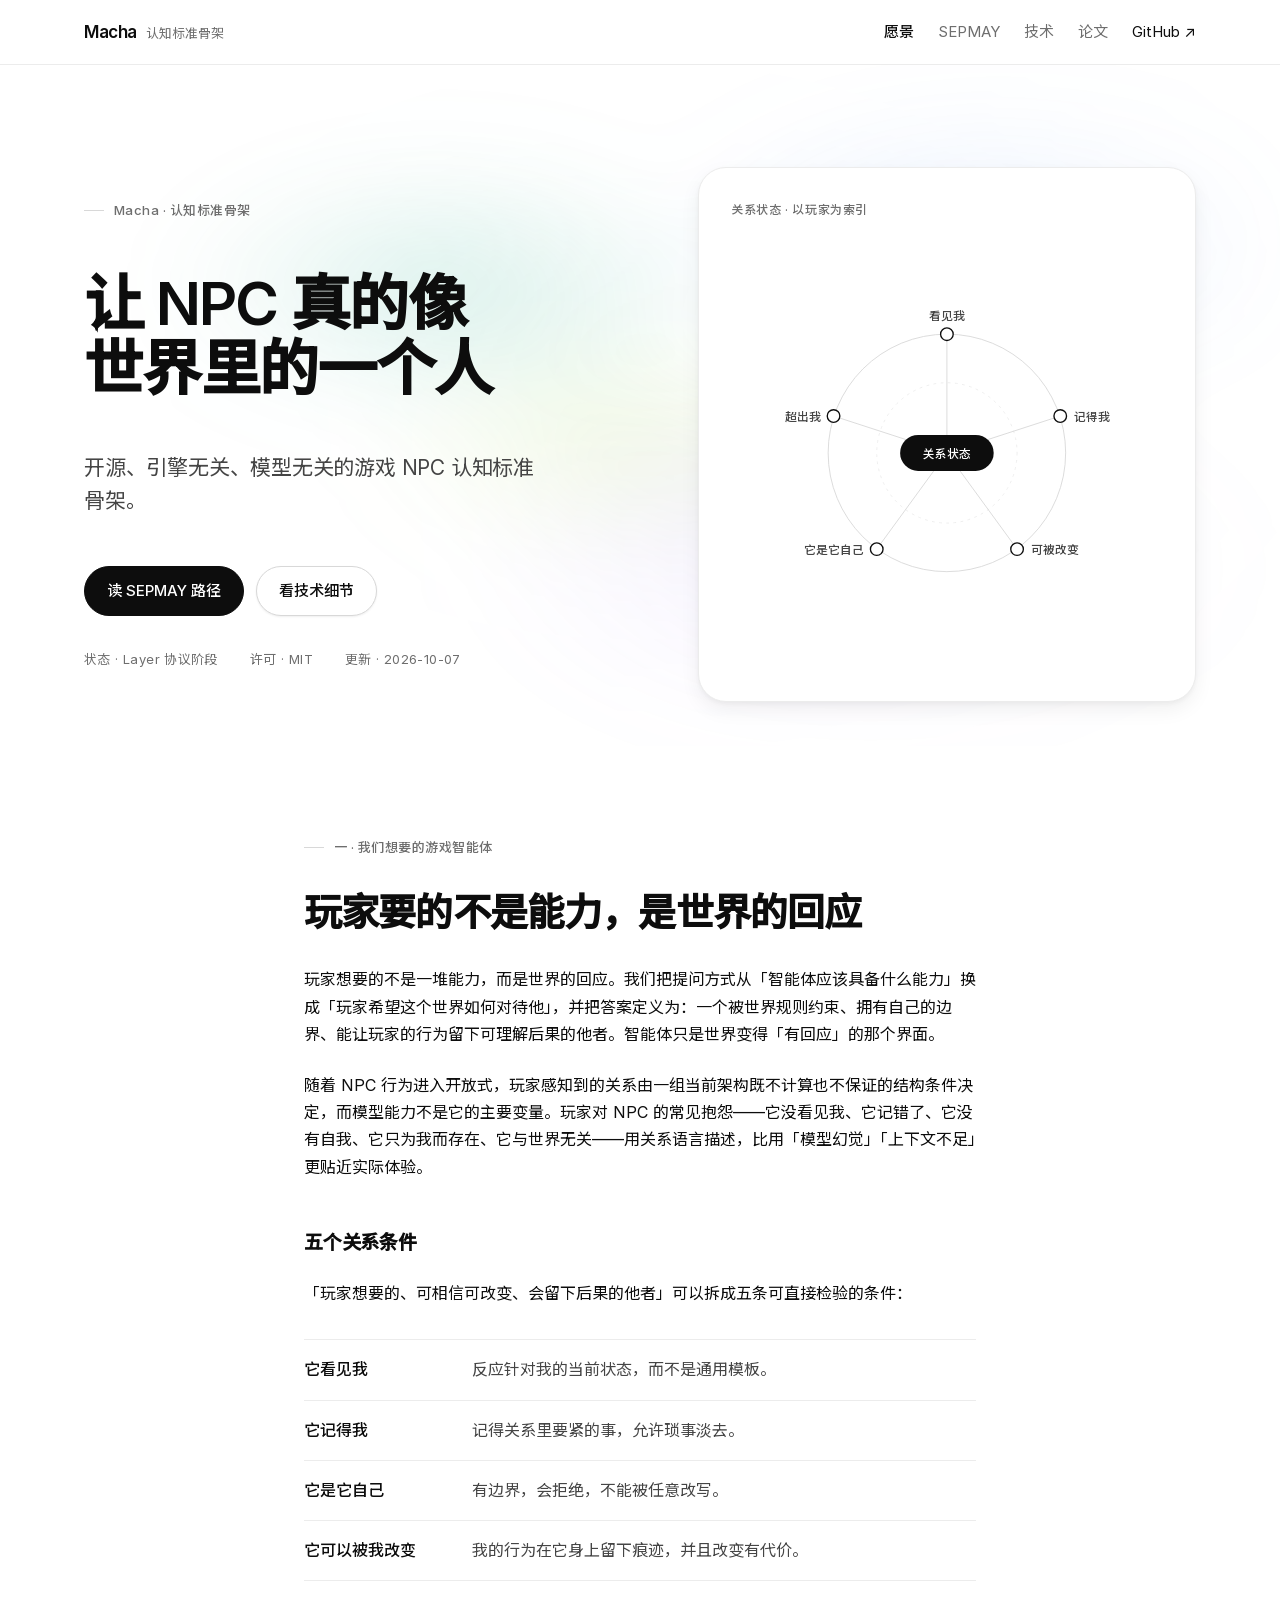
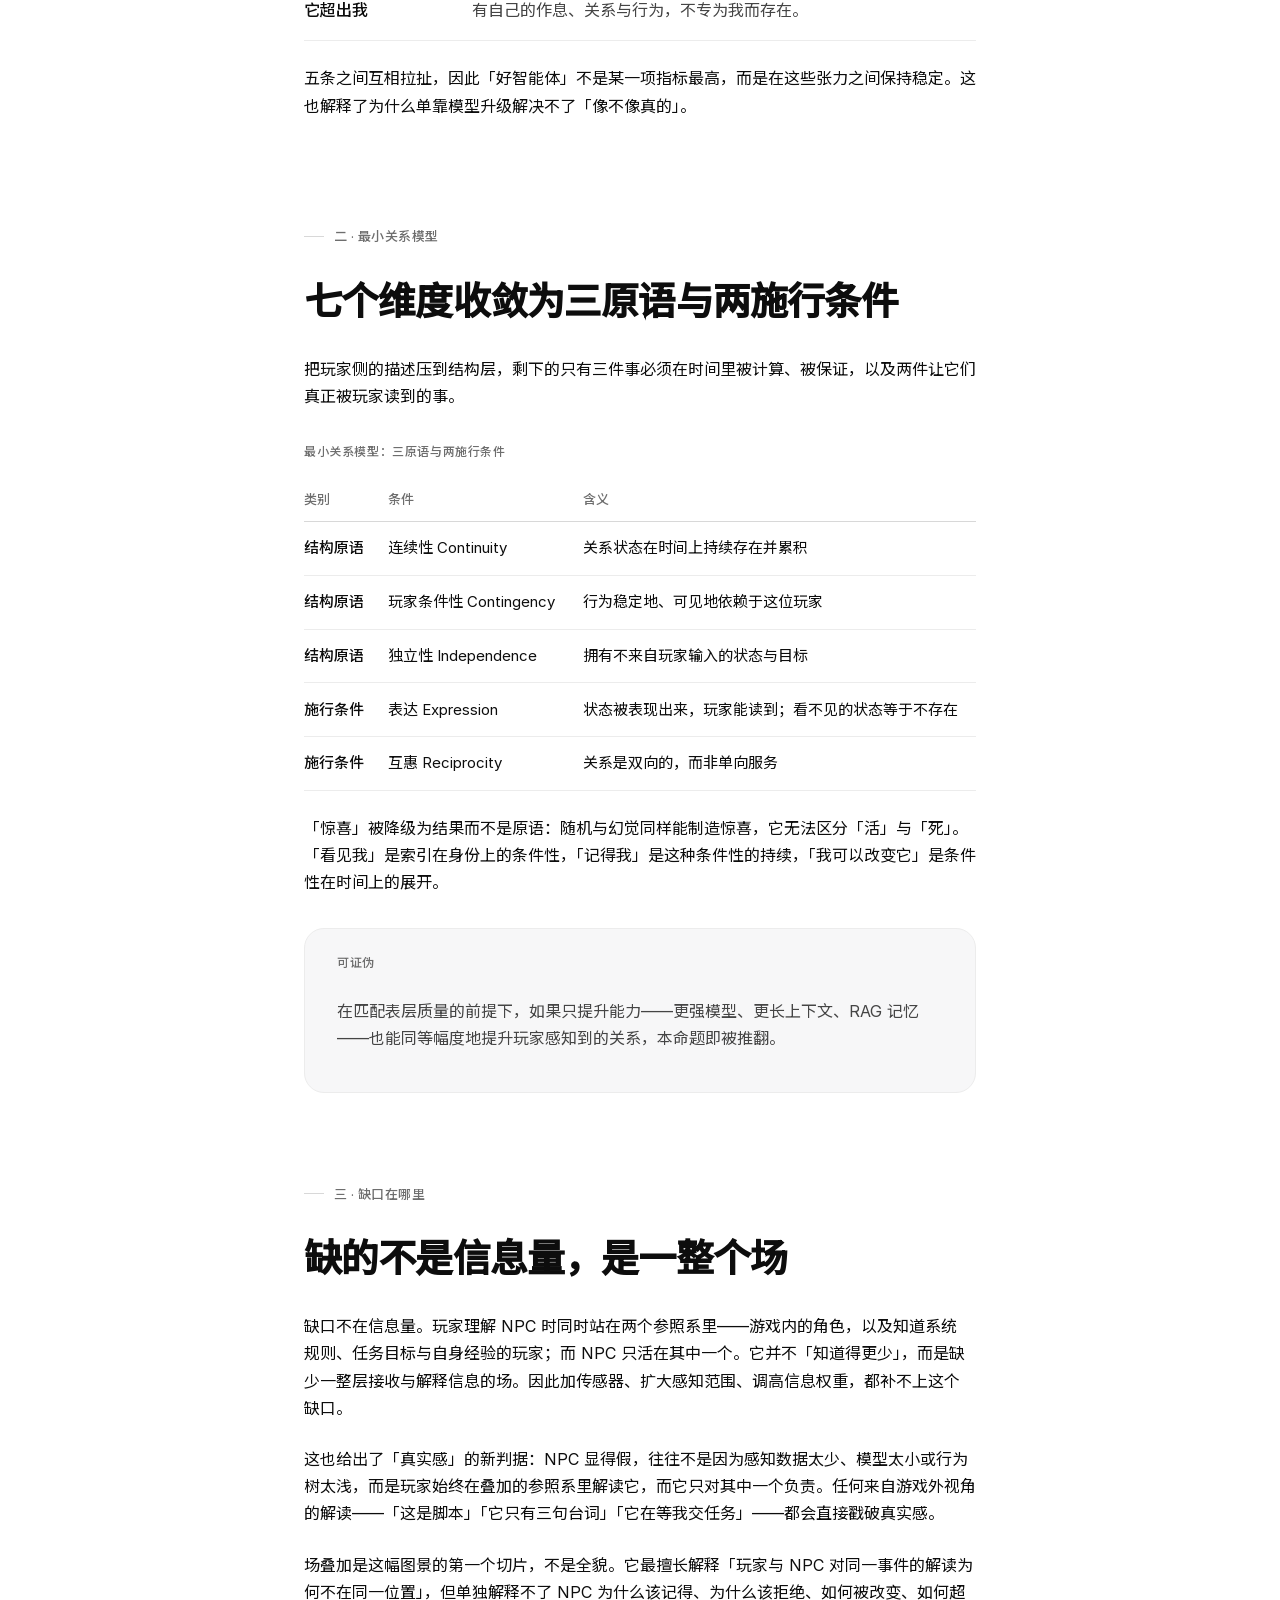
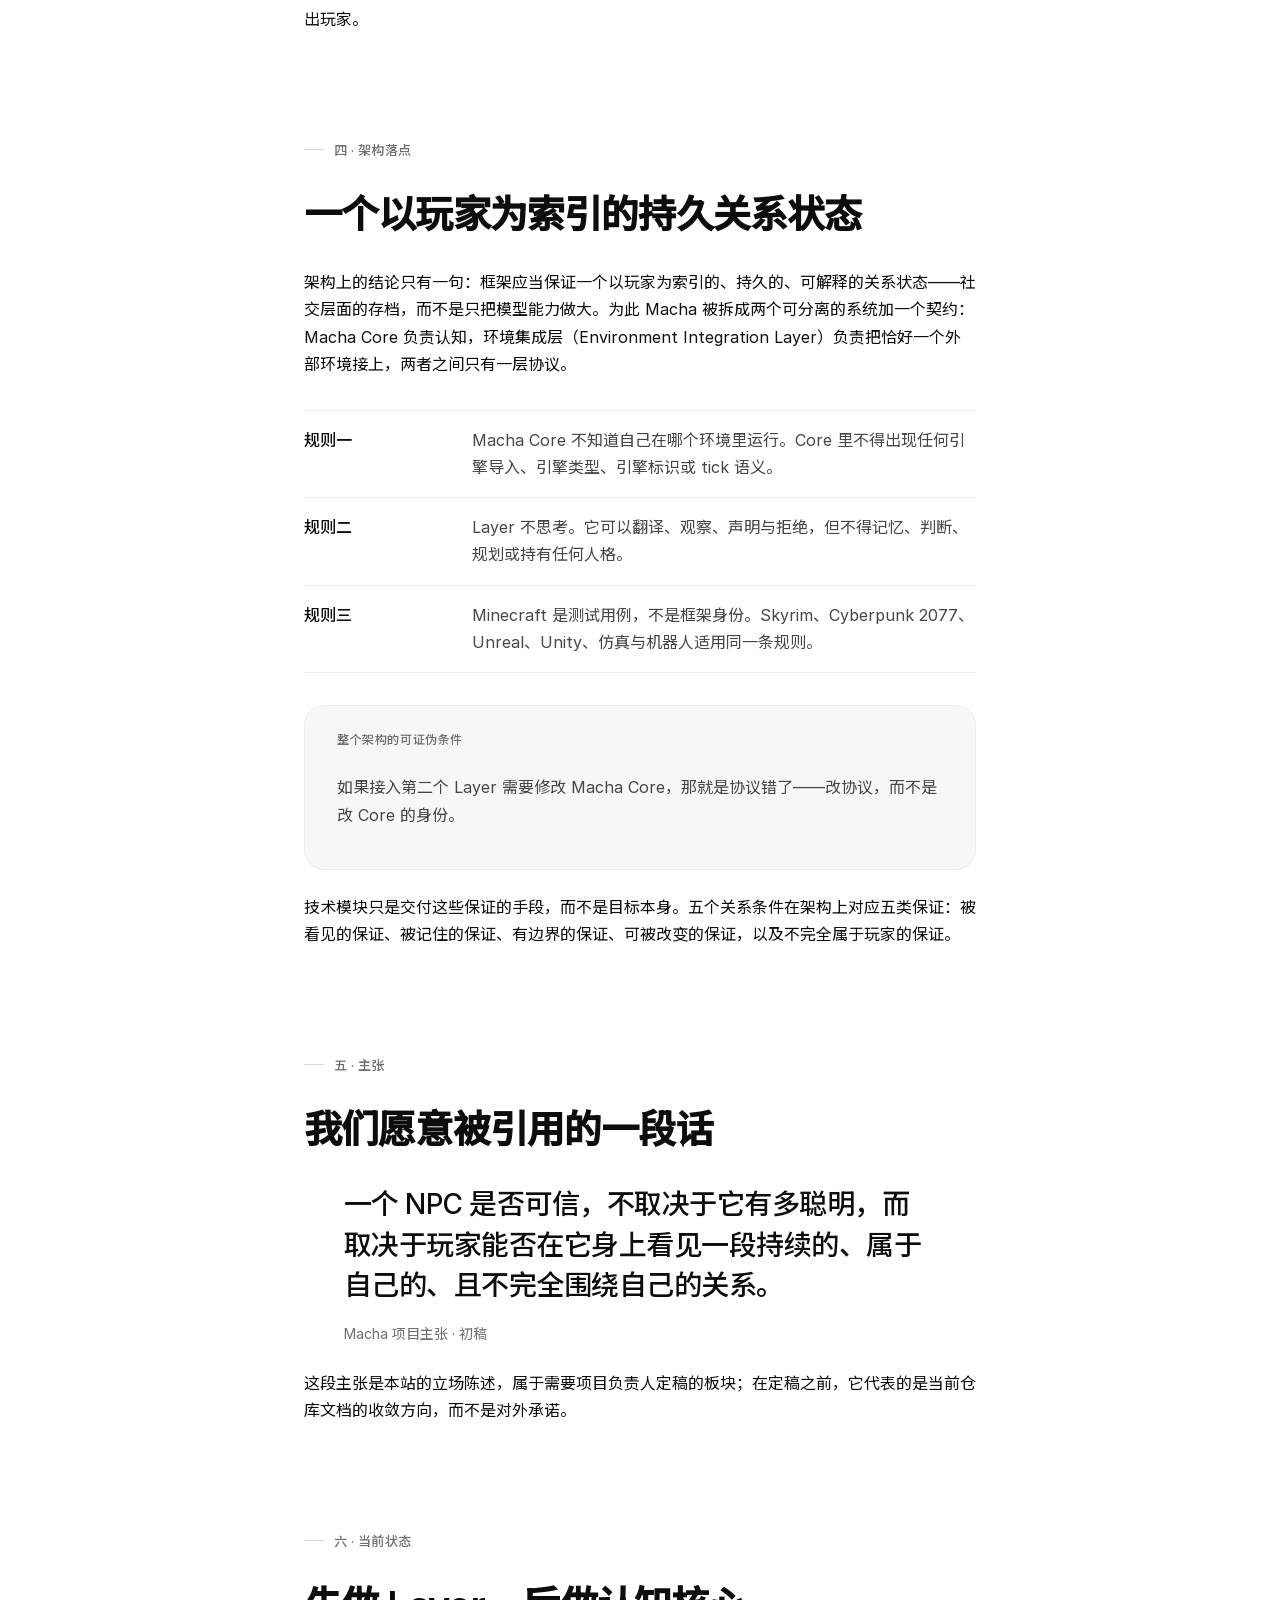
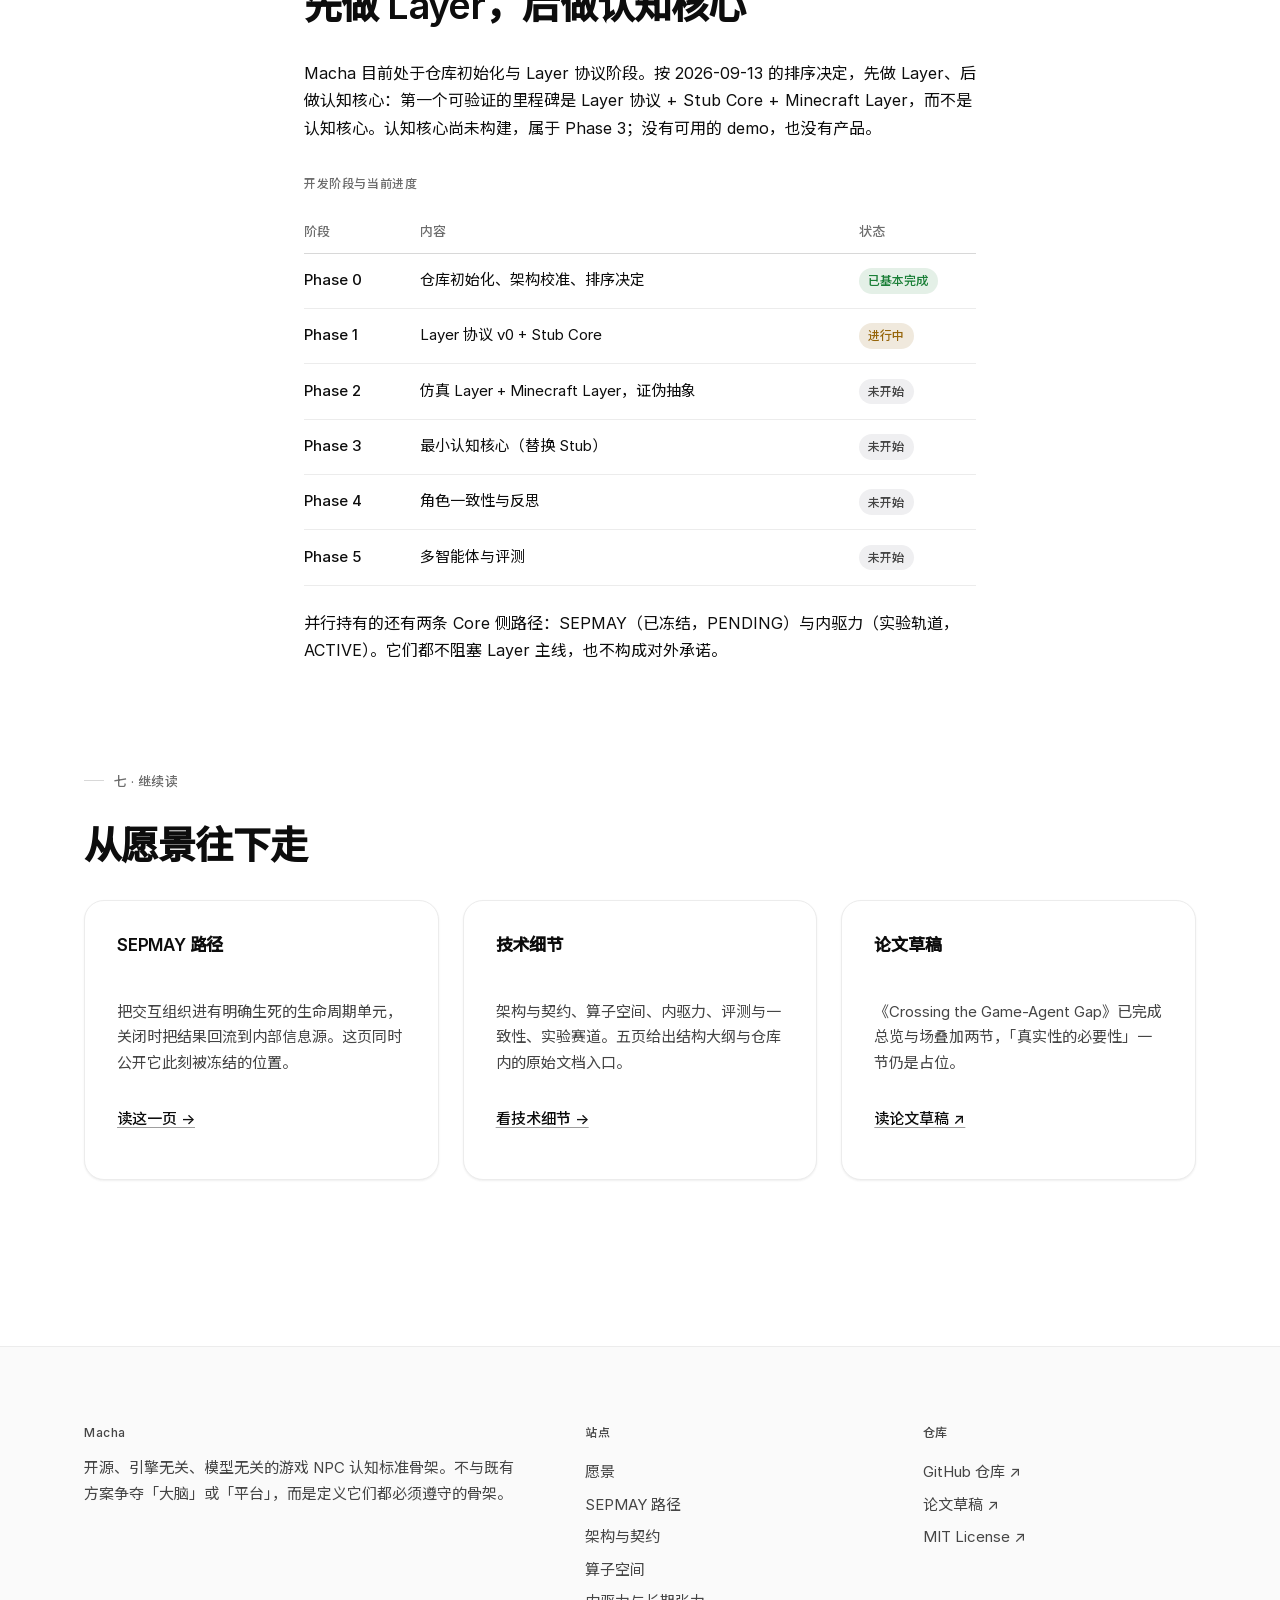
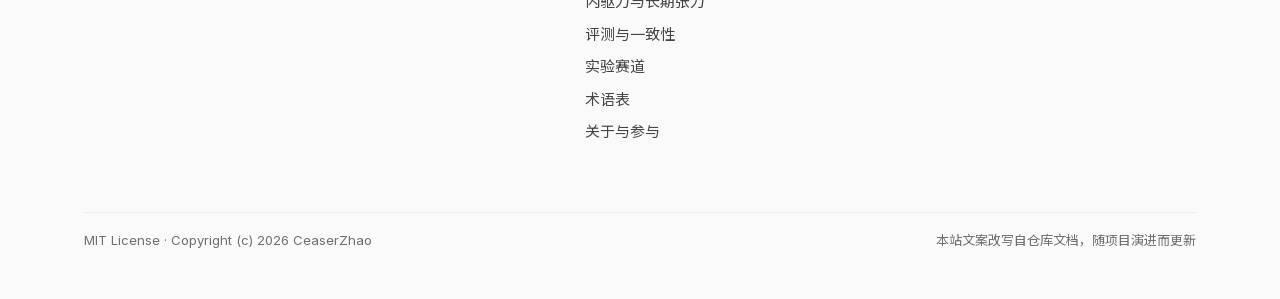
<file: site/index.html>
<!DOCTYPE html>
<html lang="zh-CN">
<head>
<meta charset="UTF-8">
<meta name="viewport" content="width=device-width, initial-scale=1.0">
<title>Macha — 游戏 NPC 的认知标准骨架</title>
<meta name="description" content="Macha 是一个开源、引擎无关、模型无关的游戏 NPC 认知标准骨架。我们把问题从「智能体应该具备什么能力」换成「玩家希望这个世界如何对待他」，并把答案落成三原语与两施行条件，以及一个以玩家为索引的持久关系状态。">
<link rel="stylesheet" href="./assets/css/site.css">
</head>
<body>

<header class="site-header">
  <div class="wrap site-header__inner">
    <a class="brand" href="./index.html">
      <span class="brand__mark">Macha</span>
      <span class="brand__tag">认知标准骨架</span>
    </a>
    <nav class="site-nav" aria-label="主导航">
      <ul>
        <li><a href="./index.html" aria-current="page">愿景</a></li>
        <li><a href="./sepmay.html">SEPMAY</a></li>
        <li><a href="./architecture.html">技术</a></li>
        <li><a href="https://github.com/zbbsdsb/Macha/blob/main/papers/2026-crossing-the-game-agent-gap.md">论文</a></li>
        <li><a class="nav-ext" href="https://github.com/zbbsdsb/Macha">GitHub ↗</a></li>
      </ul>
    </nav>
  </div>
</header>

<main>

  <section class="hero hero--split">
    <div class="wrap hero__grid">
      <div class="hero__copy">
        <p class="kicker">Macha · 认知标准骨架</p>
        <h1>让 NPC 真的像世界里的一个人</h1>
        <p class="hero__lede">开源、引擎无关、模型无关的游戏 NPC 认知标准骨架。</p>
        <div class="hero__actions">
          <a class="btn" href="./sepmay.html">读 SEPMAY 路径</a>
          <a class="btn btn--ghost" href="./architecture.html">看技术细节</a>
        </div>
        <div class="hero__meta">
          <span>状态 · Layer 协议阶段</span>
          <span>许可 · MIT</span>
          <span>更新 · 2026-10-07</span>
        </div>
      </div>

      <figure class="state-map">
        <figcaption class="state-map__caption">关系状态 · 以玩家为索引</figcaption>
        <svg viewBox="0 0 480 480" aria-hidden="true" focusable="false">
          <circle class="sm-ring" cx="240" cy="240" r="132"></circle>
          <circle class="sm-ring sm-ring--inner" cx="240" cy="240" r="78"></circle>
          <line class="sm-spoke" x1="240" y1="240" x2="240" y2="108"></line>
          <line class="sm-spoke" x1="240" y1="240" x2="366" y2="199"></line>
          <line class="sm-spoke" x1="240" y1="240" x2="318" y2="347"></line>
          <line class="sm-spoke" x1="240" y1="240" x2="162" y2="347"></line>
          <line class="sm-spoke" x1="240" y1="240" x2="114" y2="199"></line>
          <rect class="sm-core" x="188" y="220" width="104" height="40" rx="20"></rect>
          <text class="sm-core-label" x="240" y="241" text-anchor="middle" dominant-baseline="central">关系状态</text>
          <circle class="sm-node" cx="240" cy="108" r="7"></circle>
          <circle class="sm-node" cx="366" cy="199" r="7"></circle>
          <circle class="sm-node" cx="318" cy="347" r="7"></circle>
          <circle class="sm-node" cx="162" cy="347" r="7"></circle>
          <circle class="sm-node" cx="114" cy="199" r="7"></circle>
          <text class="sm-label" x="240" y="92" text-anchor="middle">看见我</text>
          <text class="sm-label" x="381" y="204">记得我</text>
          <text class="sm-label" x="333" y="352">可被改变</text>
          <text class="sm-label" x="148" y="352" text-anchor="end">它是它自己</text>
          <text class="sm-label" x="100" y="204" text-anchor="end">超出我</text>
        </svg>
      </figure>
    </div>
  </section>

  <section id="what">
    <div class="wrap wrap--narrow">
      <div class="section-head">
        <span class="kicker">一 · 我们想要的游戏智能体</span>
        <h2>玩家要的不是能力，是世界的回应</h2>
      </div>

      <p>玩家想要的不是一堆能力，而是世界的回应。我们把提问方式从「智能体应该具备什么能力」换成「玩家希望这个世界如何对待他」，并把答案定义为：一个被世界规则约束、拥有自己的边界、能让玩家的行为留下可理解后果的他者。智能体只是世界变得「有回应」的那个界面。</p>

      <p>随着 NPC 行为进入开放式，玩家感知到的关系由一组当前架构既不计算也不保证的结构条件决定，而模型能力不是它的主要变量。玩家对 NPC 的常见抱怨——它没看见我、它记错了、它没有自我、它只为我而存在、它与世界无关——用关系语言描述，比用「模型幻觉」「上下文不足」更贴近实际体验。</p>

      <h3>五个关系条件</h3>
      <p>「玩家想要的、可相信可改变、会留下后果的他者」可以拆成五条可直接检验的条件：</p>
      <ul class="rowlist">
        <li><span>它看见我</span><span>反应针对我的当前状态，而不是通用模板。</span></li>
        <li><span>它记得我</span><span>记得关系里要紧的事，允许琐事淡去。</span></li>
        <li><span>它是它自己</span><span>有边界，会拒绝，不能被任意改写。</span></li>
        <li><span>它可以被我改变</span><span>我的行为在它身上留下痕迹，并且改变有代价。</span></li>
        <li><span>它超出我</span><span>有自己的作息、关系与行为，不专为我而存在。</span></li>
      </ul>
      <p>五条之间互相拉扯，因此「好智能体」不是某一项指标最高，而是在这些张力之间保持稳定。这也解释了为什么单靠模型升级解决不了「像不像真的」。</p>
    </div>
  </section>

  <section id="model">
    <div class="wrap wrap--narrow">
      <div class="section-head">
        <span class="kicker">二 · 最小关系模型</span>
        <h2>七个维度收敛为三原语与两施行条件</h2>
      </div>

      <p>把玩家侧的描述压到结构层，剩下的只有三件事必须在时间里被计算、被保证，以及两件让它们真正被玩家读到的事。</p>

      <div class="table-wrap">
        <table class="stackable">
          <caption>最小关系模型：三原语与两施行条件</caption>
          <thead>
            <tr><th scope="col">类别</th><th scope="col">条件</th><th scope="col">含义</th></tr>
          </thead>
          <tbody>
            <tr><th scope="row">结构原语</th><td data-label="条件">连续性 Continuity</td><td data-label="含义">关系状态在时间上持续存在并累积</td></tr>
            <tr><th scope="row">结构原语</th><td data-label="条件">玩家条件性 Contingency</td><td data-label="含义">行为稳定地、可见地依赖于这位玩家</td></tr>
            <tr><th scope="row">结构原语</th><td data-label="条件">独立性 Independence</td><td data-label="含义">拥有不来自玩家输入的状态与目标</td></tr>
            <tr><th scope="row">施行条件</th><td data-label="条件">表达 Expression</td><td data-label="含义">状态被表现出来，玩家能读到；看不见的状态等于不存在</td></tr>
            <tr><th scope="row">施行条件</th><td data-label="条件">互惠 Reciprocity</td><td data-label="含义">关系是双向的，而非单向服务</td></tr>
          </tbody>
        </table>
      </div>

      <p>「惊喜」被降级为结果而不是原语：随机与幻觉同样能制造惊喜，它无法区分「活」与「死」。「看见我」是索引在身份上的条件性，「记得我」是这种条件性的持续，「我可以改变它」是条件性在时间上的展开。</p>

      <div class="callout">
        <span class="callout__label">可证伪</span>
        <p>在匹配表层质量的前提下，如果只提升能力——更强模型、更长上下文、RAG 记忆——也能同等幅度地提升玩家感知到的关系，本命题即被推翻。</p>
      </div>
    </div>
  </section>

  <section id="gap">
    <div class="wrap wrap--narrow">
      <div class="section-head">
        <span class="kicker">三 · 缺口在哪里</span>
        <h2>缺的不是信息量，是一整个场</h2>
      </div>

      <p>缺口不在信息量。玩家理解 NPC 时同时站在两个参照系里——游戏内的角色，以及知道系统规则、任务目标与自身经验的玩家；而 NPC 只活在其中一个。它并不「知道得更少」，而是缺少一整层接收与解释信息的场。因此加传感器、扩大感知范围、调高信息权重，都补不上这个缺口。</p>

      <p>这也给出了「真实感」的新判据：NPC 显得假，往往不是因为感知数据太少、模型太小或行为树太浅，而是玩家始终在叠加的参照系里解读它，而它只对其中一个负责。任何来自游戏外视角的解读——「这是脚本」「它只有三句台词」「它在等我交任务」——都会直接戳破真实感。</p>

      <p>场叠加是这幅图景的第一个切片，不是全貌。它最擅长解释「玩家与 NPC 对同一事件的解读为何不在同一位置」，但单独解释不了 NPC 为什么该记得、为什么该拒绝、如何被改变、如何超出玩家。</p>
    </div>
  </section>

  <section id="architecture">
    <div class="wrap wrap--narrow">
      <div class="section-head">
        <span class="kicker">四 · 架构落点</span>
        <h2>一个以玩家为索引的持久关系状态</h2>
      </div>

      <p>架构上的结论只有一句：框架应当保证一个以玩家为索引的、持久的、可解释的关系状态——社交层面的存档，而不是只把模型能力做大。为此 Macha 被拆成两个可分离的系统加一个契约：Macha Core 负责认知，环境集成层（Environment Integration Layer）负责把恰好一个外部环境接上，两者之间只有一层协议。</p>

      <ul class="rowlist">
        <li><span>规则一</span><span>Macha Core 不知道自己在哪个环境里运行。Core 里不得出现任何引擎导入、引擎类型、引擎标识或 tick 语义。</span></li>
        <li><span>规则二</span><span>Layer 不思考。它可以翻译、观察、声明与拒绝，但不得记忆、判断、规划或持有任何人格。</span></li>
        <li><span>规则三</span><span>Minecraft 是测试用例，不是框架身份。Skyrim、Cyberpunk 2077、Unreal、Unity、仿真与机器人适用同一条规则。</span></li>
      </ul>

      <div class="callout">
        <span class="callout__label">整个架构的可证伪条件</span>
        <p>如果接入第二个 Layer 需要修改 Macha Core，那就是协议错了——改协议，而不是改 Core 的身份。</p>
      </div>

      <p>技术模块只是交付这些保证的手段，而不是目标本身。五个关系条件在架构上对应五类保证：被看见的保证、被记住的保证、有边界的保证、可被改变的保证，以及不完全属于玩家的保证。</p>
    </div>
  </section>

  <section id="claim">
    <div class="wrap wrap--narrow">
      <div class="section-head">
        <span class="kicker">五 · 主张</span>
        <h2>我们愿意被引用的一段话</h2>
      </div>

      <blockquote>
        <p>一个 NPC 是否可信，不取决于它有多聪明，而取决于玩家能否在它身上看见一段持续的、属于自己的、且不完全围绕自己的关系。</p>
        <cite>Macha 项目主张 · 初稿</cite>
      </blockquote>

      <p>这段主张是本站的立场陈述，属于需要项目负责人定稿的板块；在定稿之前，它代表的是当前仓库文档的收敛方向，而不是对外承诺。</p>
    </div>
  </section>

  <section id="status">
    <div class="wrap wrap--narrow">
      <div class="section-head">
        <span class="kicker">六 · 当前状态</span>
        <h2>先做 Layer，后做认知核心</h2>
      </div>

      <p>Macha 目前处于仓库初始化与 Layer 协议阶段。按 2026-09-13 的排序决定，先做 Layer、后做认知核心：第一个可验证的里程碑是 Layer 协议 + Stub Core + Minecraft Layer，而不是认知核心。认知核心尚未构建，属于 Phase 3；没有可用的 demo，也没有产品。</p>

      <div class="table-wrap">
        <table class="stackable">
          <caption>开发阶段与当前进度</caption>
          <thead>
            <tr><th scope="col">阶段</th><th scope="col">内容</th><th scope="col">状态</th></tr>
          </thead>
          <tbody>
            <tr><th scope="row">Phase 0</th><td data-label="内容">仓库初始化、架构校准、排序决定</td><td data-label="状态"><span class="tag tag--ok">已基本完成</span></td></tr>
            <tr><th scope="row">Phase 1</th><td data-label="内容">Layer 协议 v0 + Stub Core</td><td data-label="状态"><span class="tag tag--warn">进行中</span></td></tr>
            <tr><th scope="row">Phase 2</th><td data-label="内容">仿真 Layer + Minecraft Layer，证伪抽象</td><td data-label="状态"><span class="tag">未开始</span></td></tr>
            <tr><th scope="row">Phase 3</th><td data-label="内容">最小认知核心（替换 Stub）</td><td data-label="状态"><span class="tag">未开始</span></td></tr>
            <tr><th scope="row">Phase 4</th><td data-label="内容">角色一致性与反思</td><td data-label="状态"><span class="tag">未开始</span></td></tr>
            <tr><th scope="row">Phase 5</th><td data-label="内容">多智能体与评测</td><td data-label="状态"><span class="tag">未开始</span></td></tr>
          </tbody>
        </table>
      </div>

      <p>并行持有的还有两条 Core 侧路径：SEPMAY（已冻结，PENDING）与内驱力（实验轨道，ACTIVE）。它们都不阻塞 Layer 主线，也不构成对外承诺。</p>
    </div>
  </section>

  <section id="next">
    <div class="wrap">
      <div class="section-head">
        <span class="kicker">七 · 继续读</span>
        <h2>从愿景往下走</h2>
      </div>

      <div class="grid-3">
        <div class="card">
          <h3>SEPMAY 路径</h3>
          <p>把交互组织进有明确生死的生命周期单元，关闭时把结果回流到内部信息源。这页同时公开它此刻被冻结的位置。</p>
          <p><a href="./sepmay.html">读这一页 →</a></p>
        </div>
        <div class="card">
          <h3>技术细节</h3>
          <p>架构与契约、算子空间、内驱力、评测与一致性、实验赛道。五页给出结构大纲与仓库内的原始文档入口。</p>
          <p><a href="./architecture.html">看技术细节 →</a></p>
        </div>
        <div class="card">
          <h3>论文草稿</h3>
          <p>《Crossing the Game-Agent Gap》已完成总览与场叠加两节，「真实性的必要性」一节仍是占位。</p>
          <p><a href="https://github.com/zbbsdsb/Macha/blob/main/papers/2026-crossing-the-game-agent-gap.md">读论文草稿 ↗</a></p>
        </div>
      </div>
    </div>
  </section>

</main>

<footer class="site-footer">
  <div class="wrap">
    <div class="site-footer__grid">
      <div>
        <p class="site-footer__label">Macha</p>
        <p>开源、引擎无关、模型无关的游戏 NPC 认知标准骨架。不与既有方案争夺「大脑」或「平台」，而是定义它们都必须遵守的骨架。</p>
      </div>
      <div>
        <p class="site-footer__label">站点</p>
        <ul>
          <li><a href="./index.html">愿景</a></li>
          <li><a href="./sepmay.html">SEPMAY 路径</a></li>
          <li><a href="./architecture.html">架构与契约</a></li>
          <li><a href="./operators.html">算子空间</a></li>
          <li><a href="./drive.html">内驱力与长期张力</a></li>
          <li><a href="./evaluation.html">评测与一致性</a></li>
          <li><a href="./experiments.html">实验赛道</a></li>
          <li><a href="./glossary.html">术语表</a></li>
          <li><a href="./about.html">关于与参与</a></li>
        </ul>
      </div>
      <div>
        <p class="site-footer__label">仓库</p>
        <ul>
          <li><a href="https://github.com/zbbsdsb/Macha">GitHub 仓库 ↗</a></li>
          <li><a href="https://github.com/zbbsdsb/Macha/blob/main/papers/2026-crossing-the-game-agent-gap.md">论文草稿 ↗</a></li>
          <li><a href="https://github.com/zbbsdsb/Macha/blob/main/LICENSE">MIT License ↗</a></li>
        </ul>
      </div>
    </div>
    <div class="site-footer__base">
      <p>MIT License · Copyright (c) 2026 CeaserZhao</p>
      <p>本站文案改写自仓库文档，随项目演进而更新</p>
    </div>
  </div>
</footer>

</body>
</html>
</file>
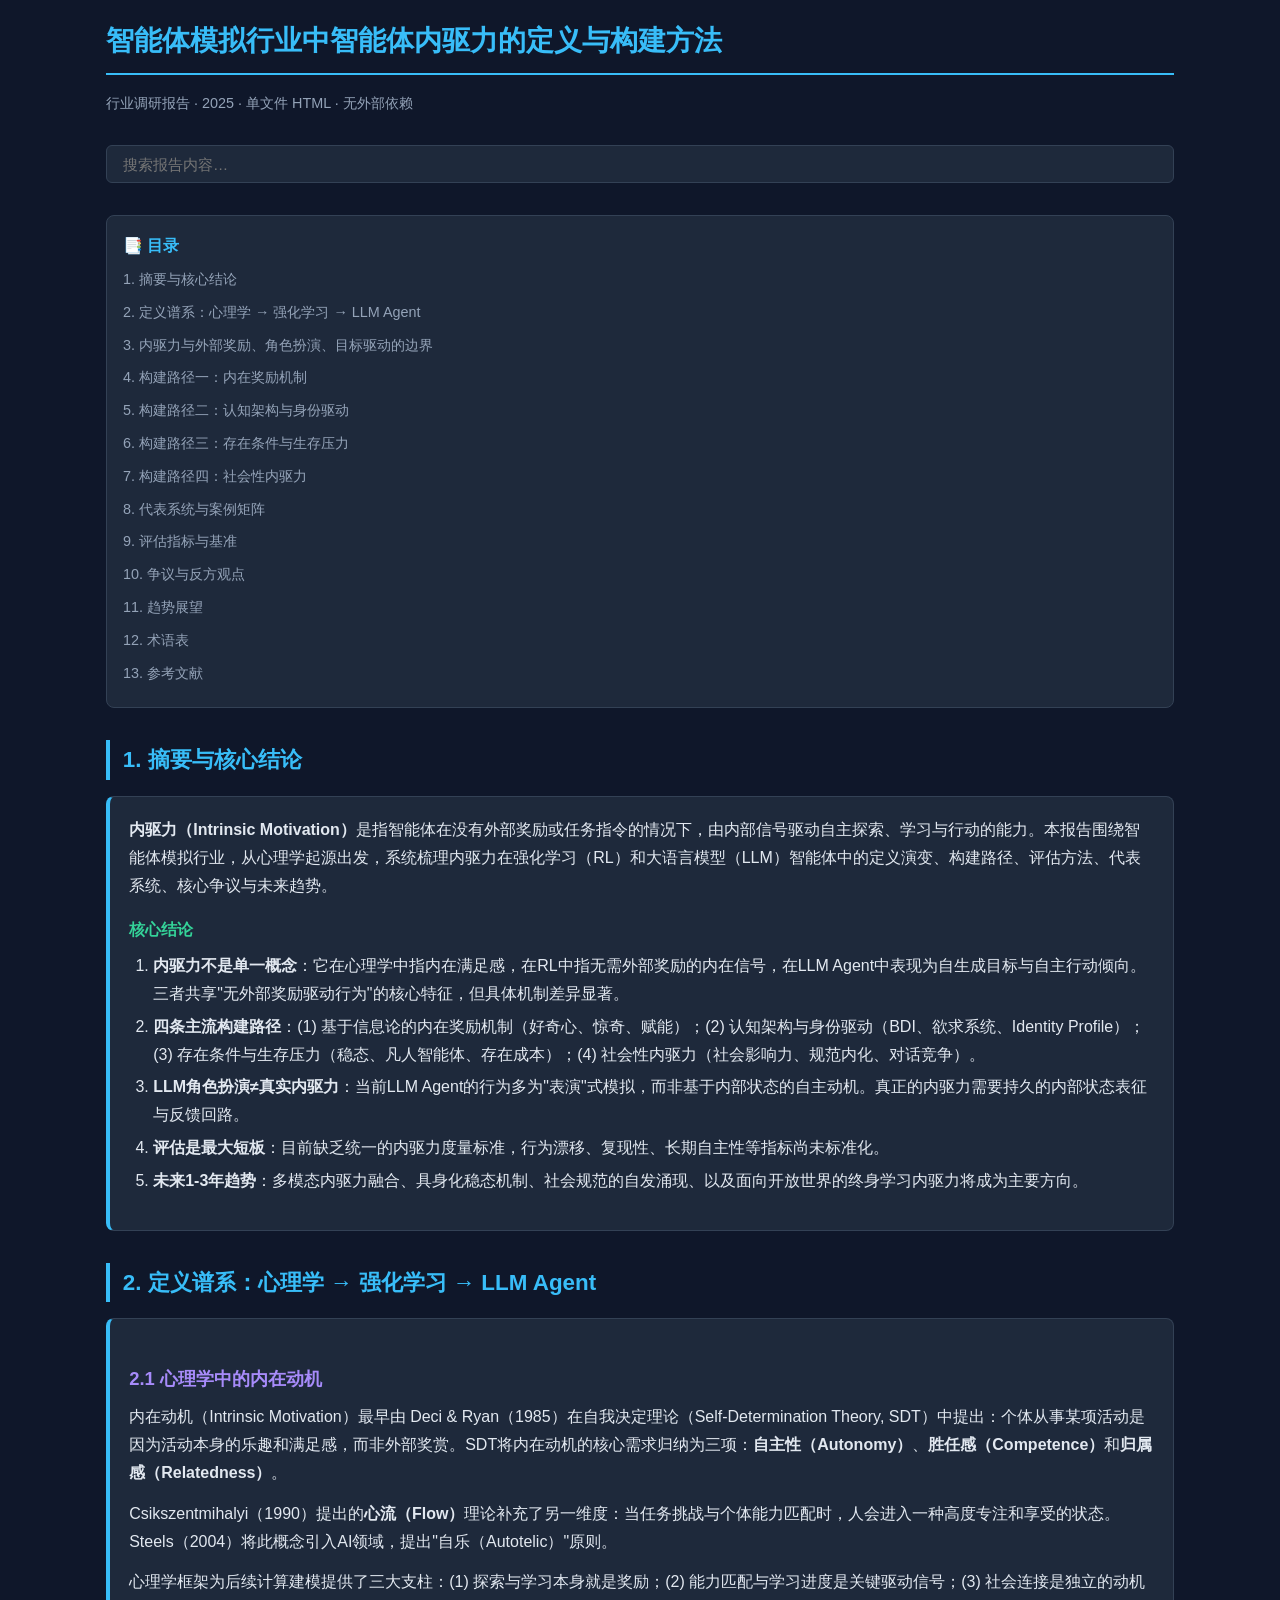
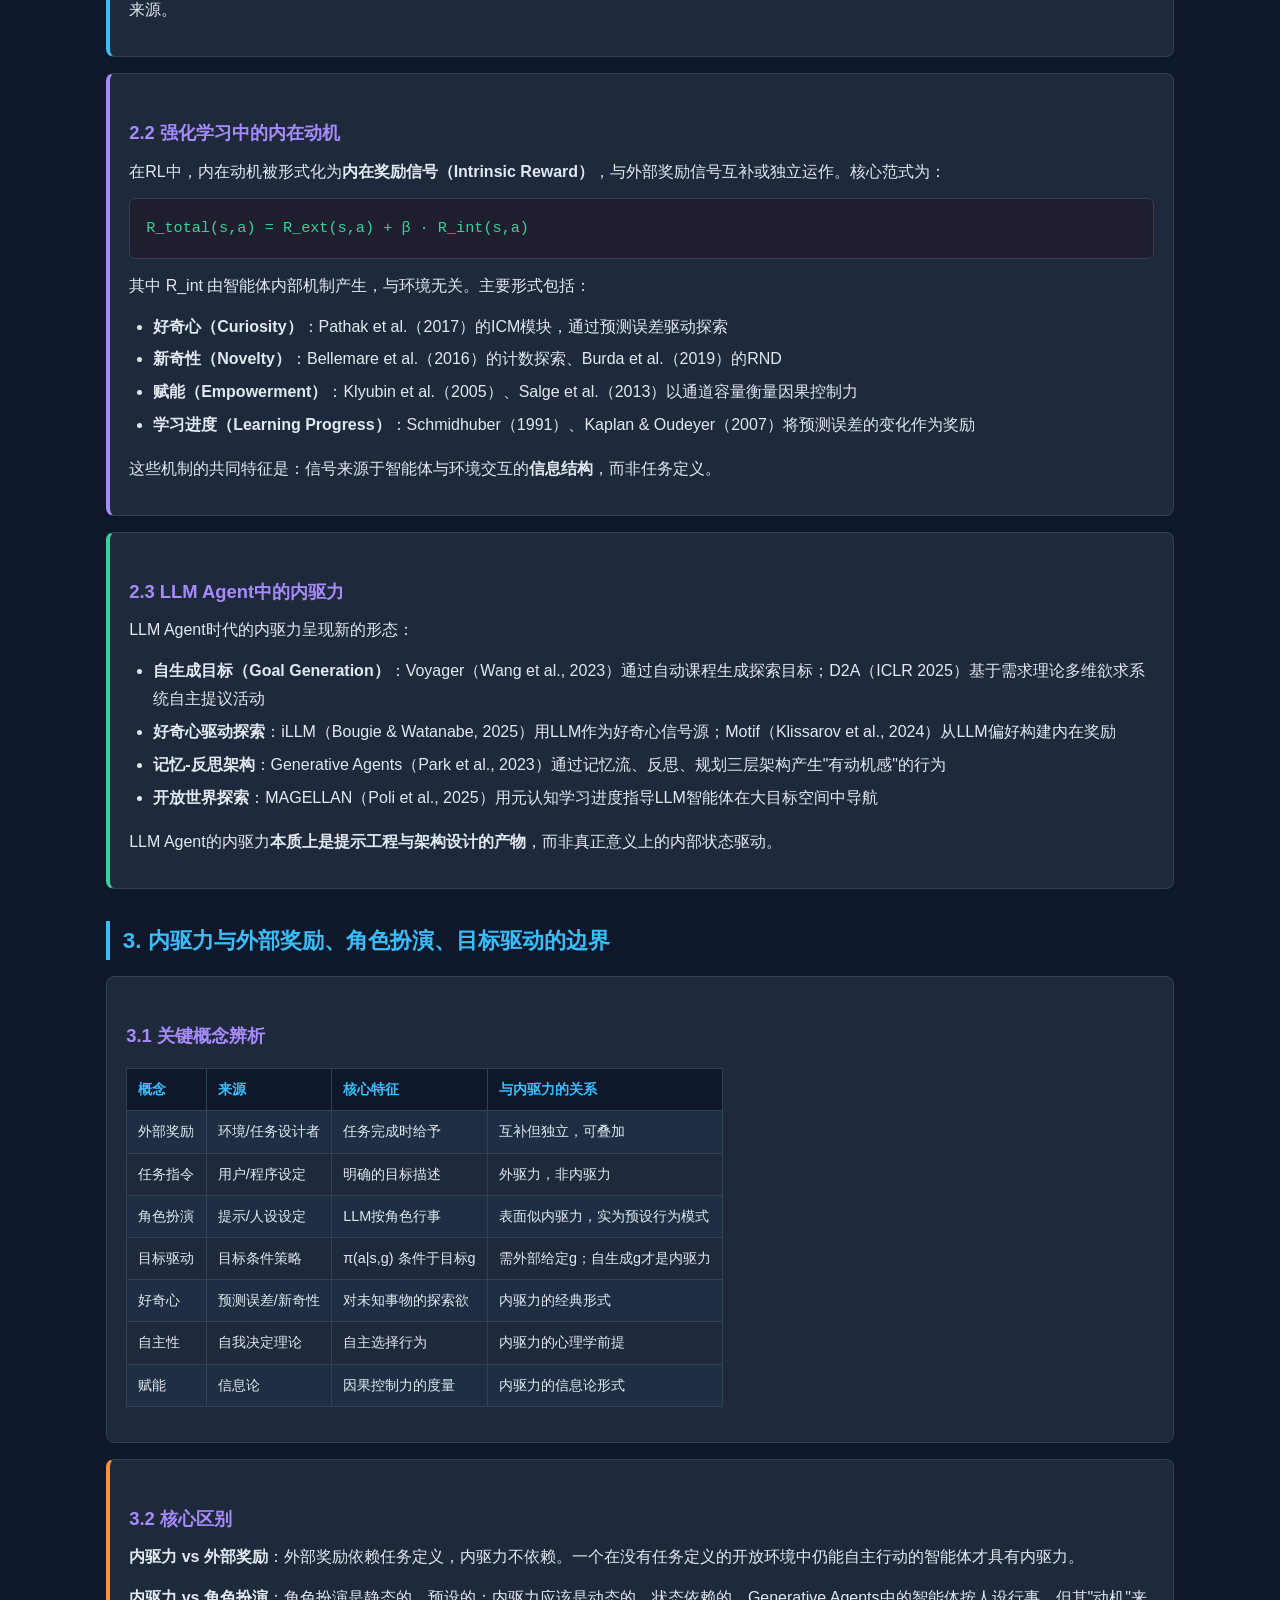
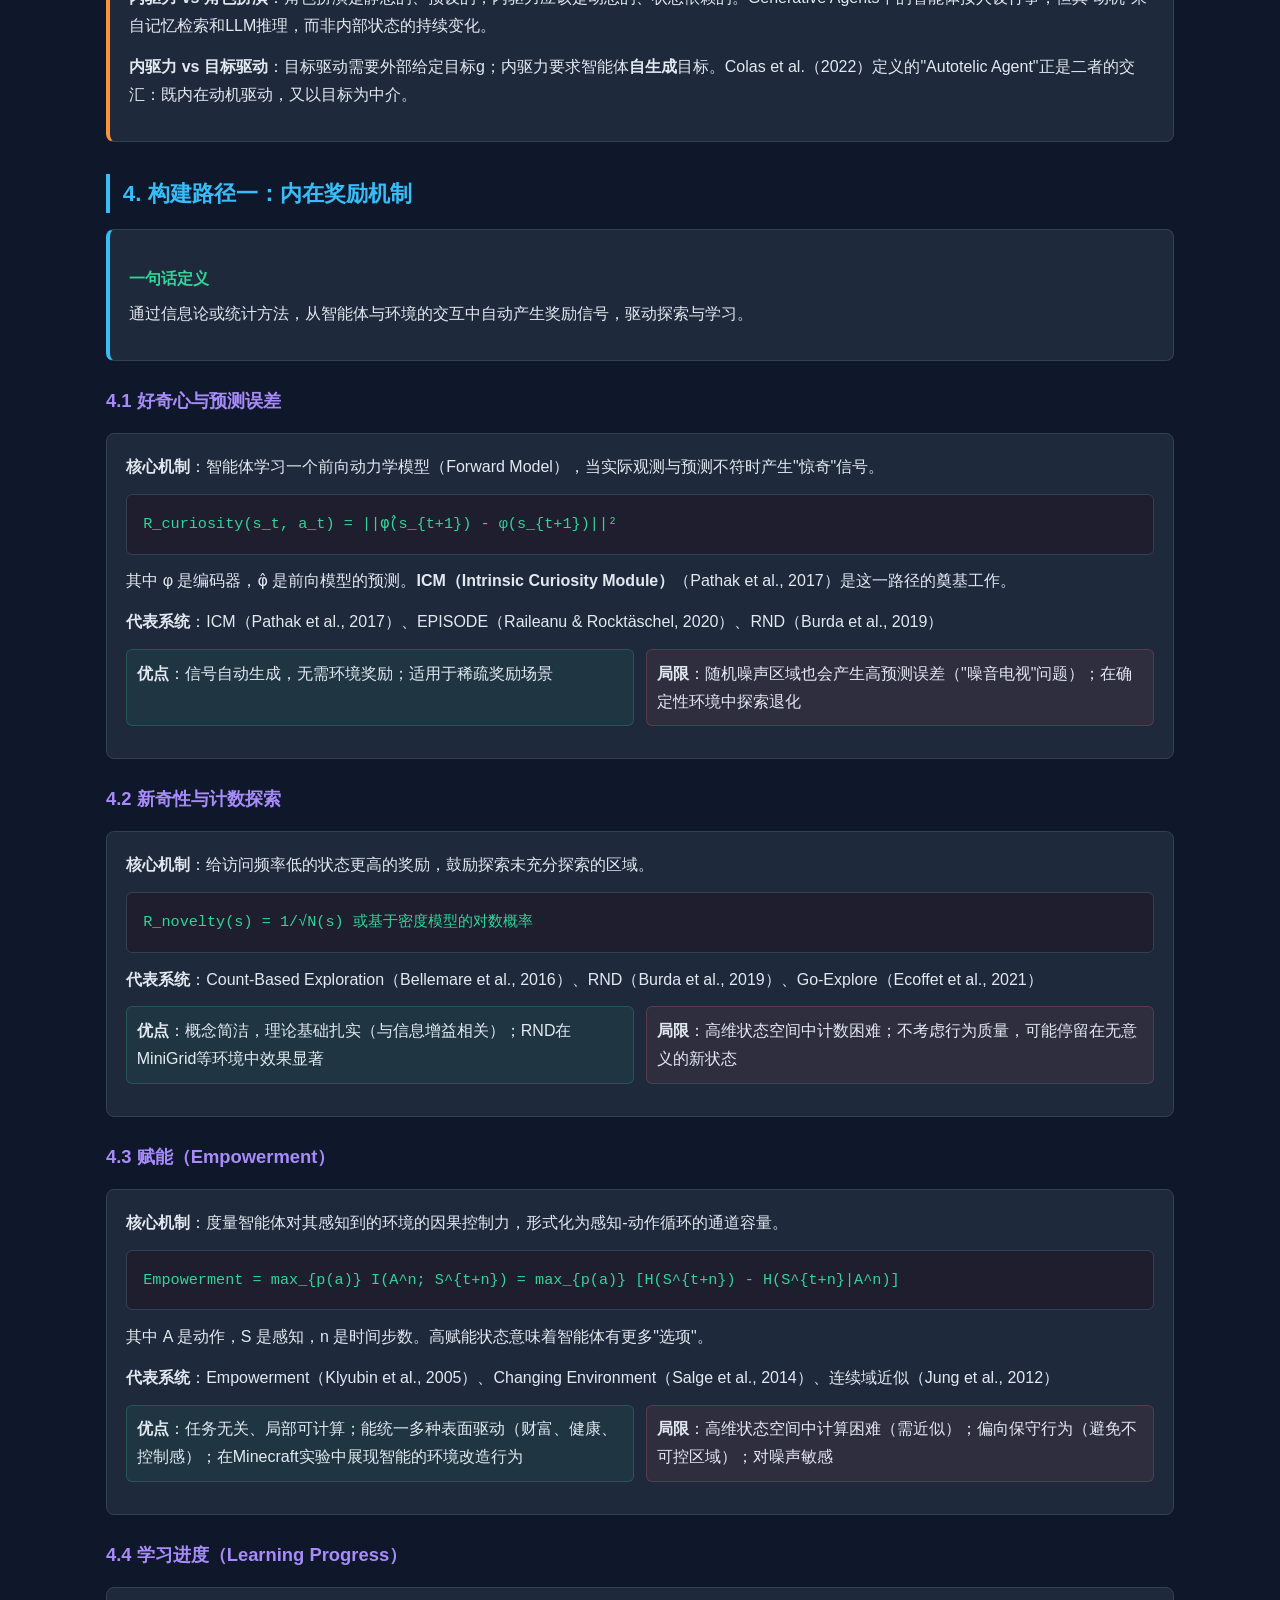
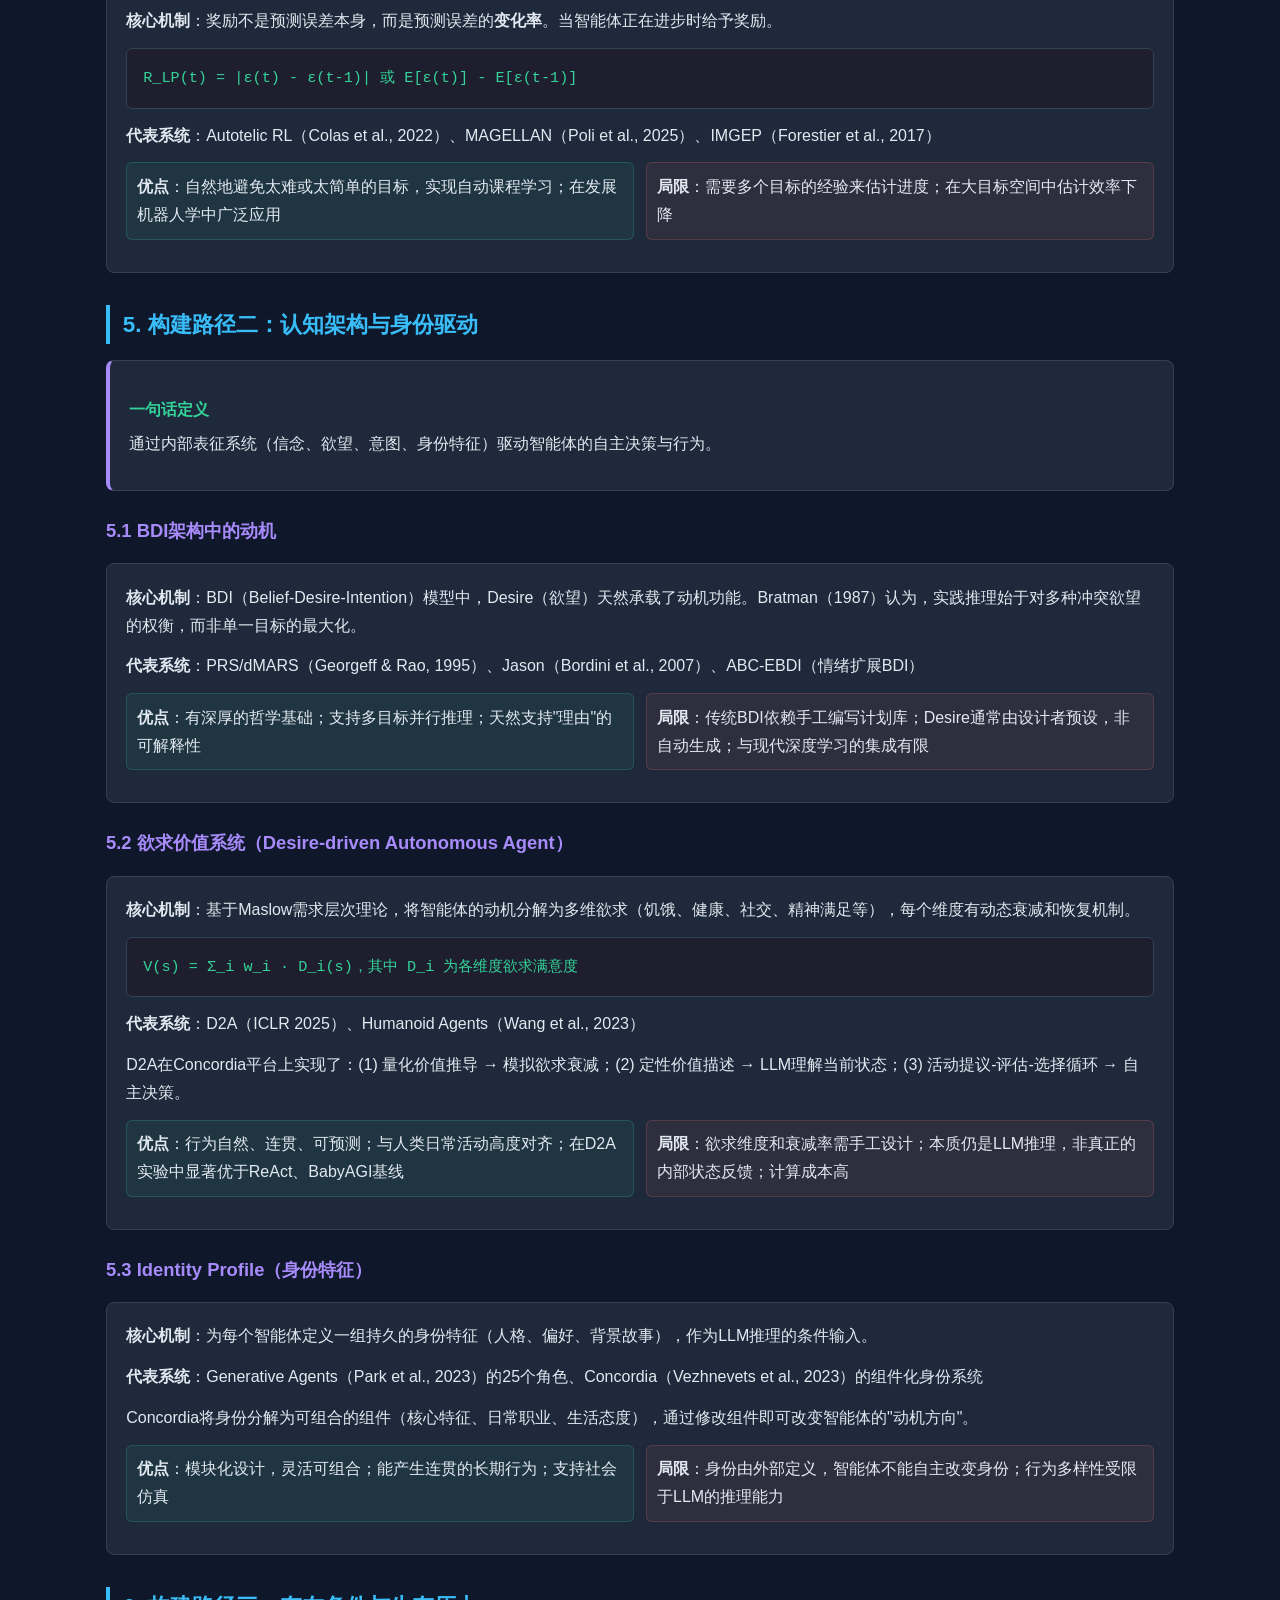
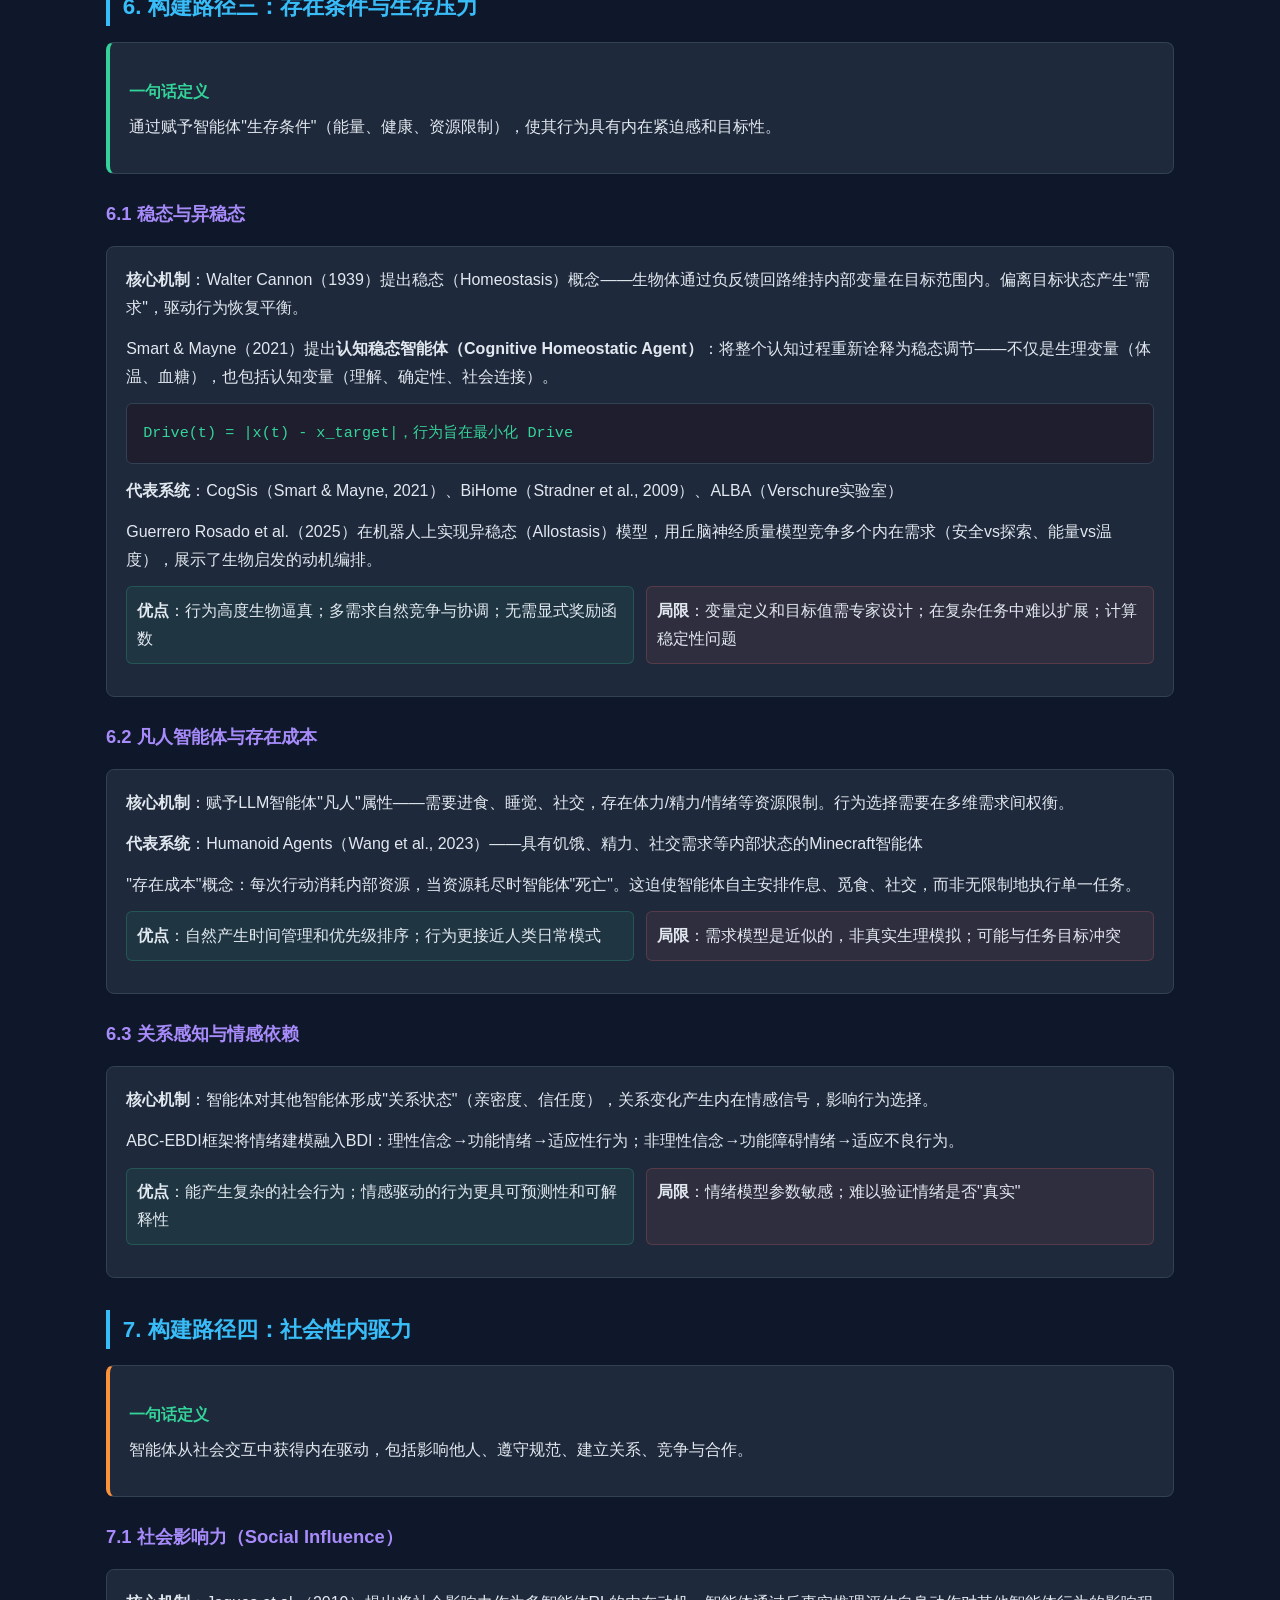
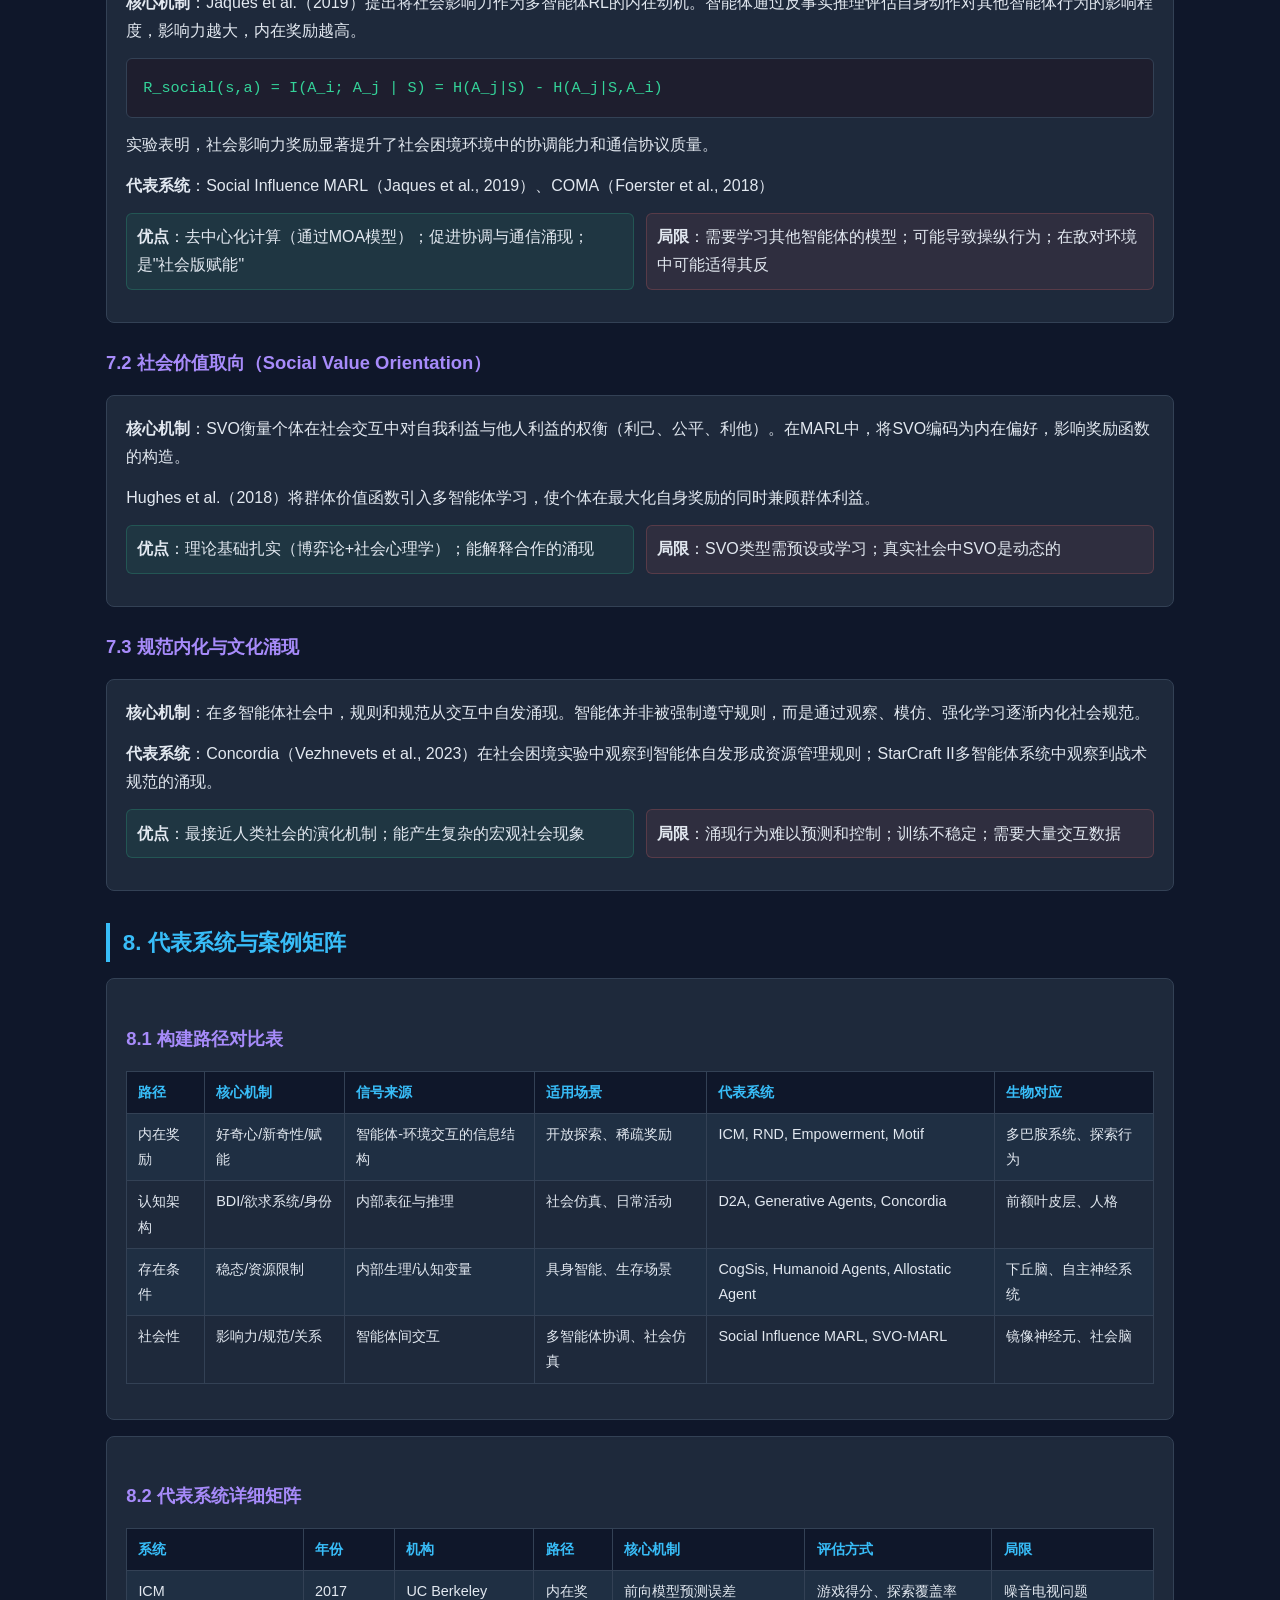
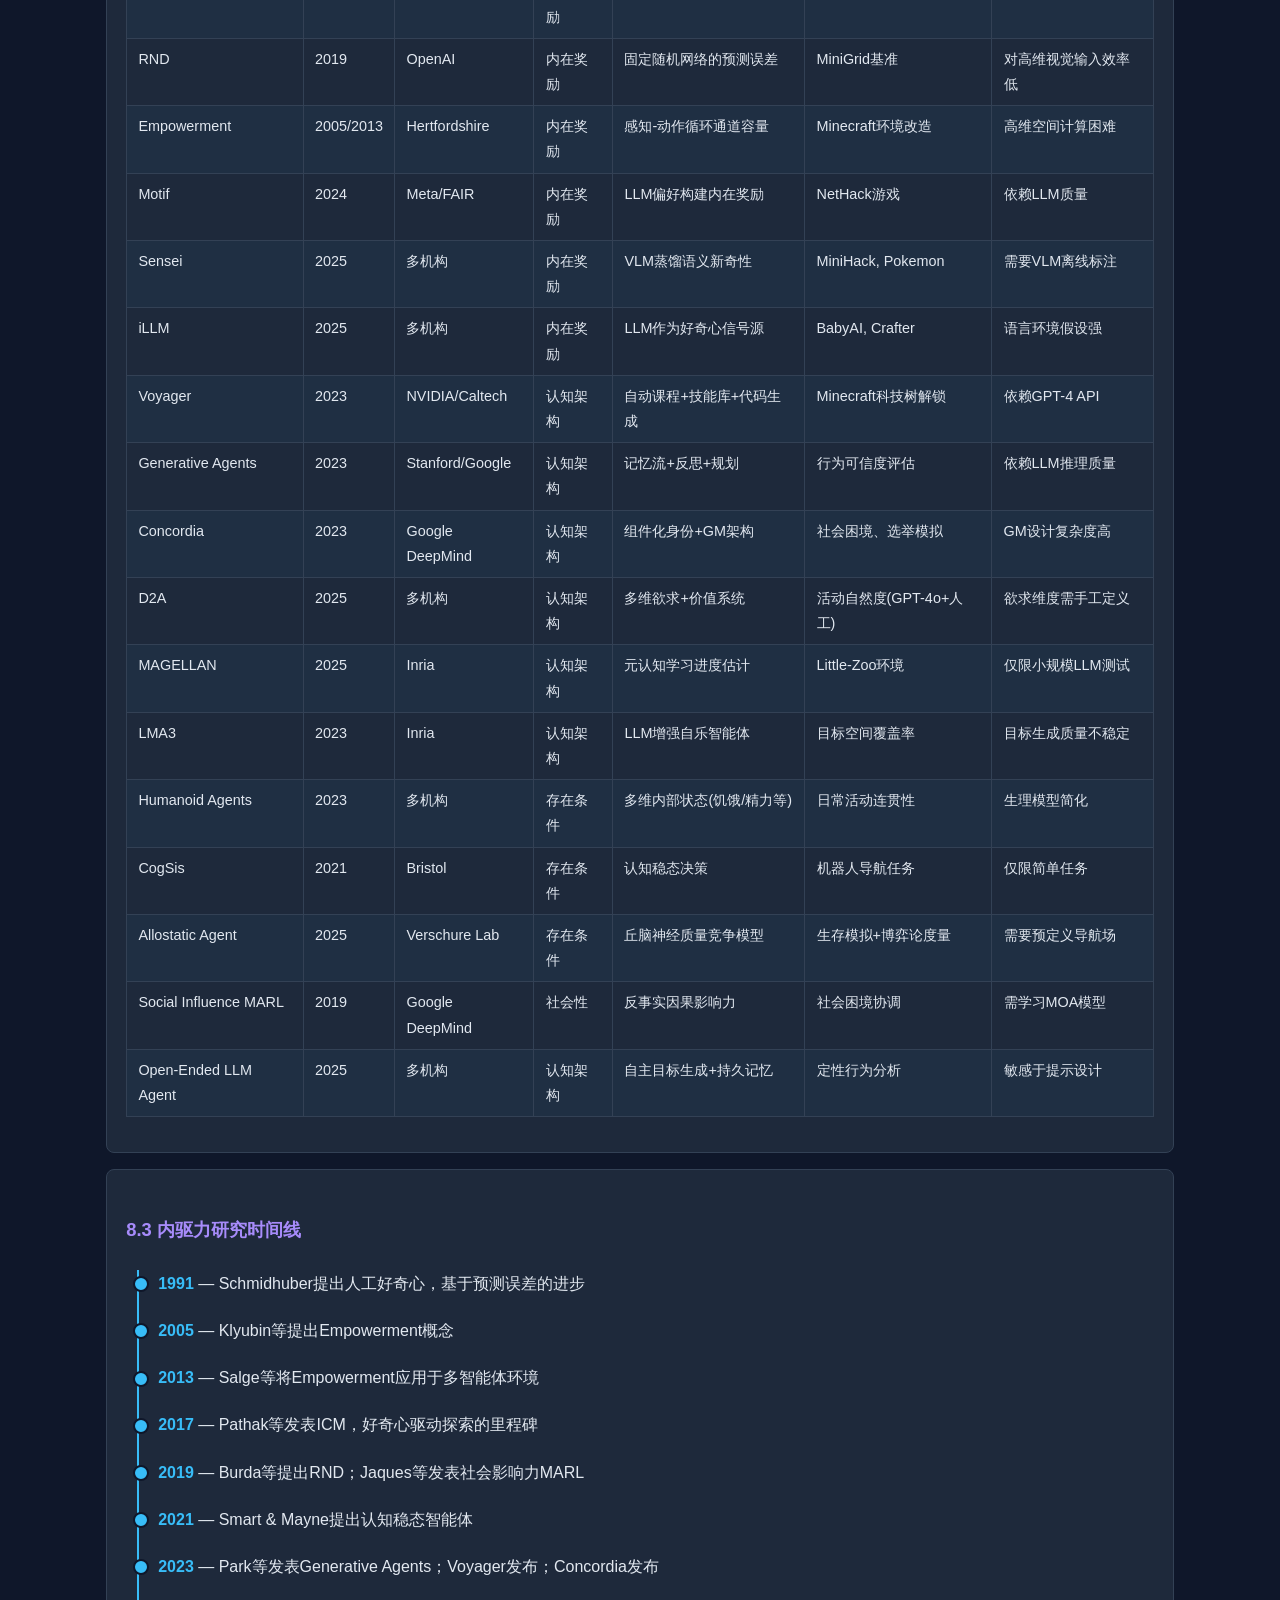
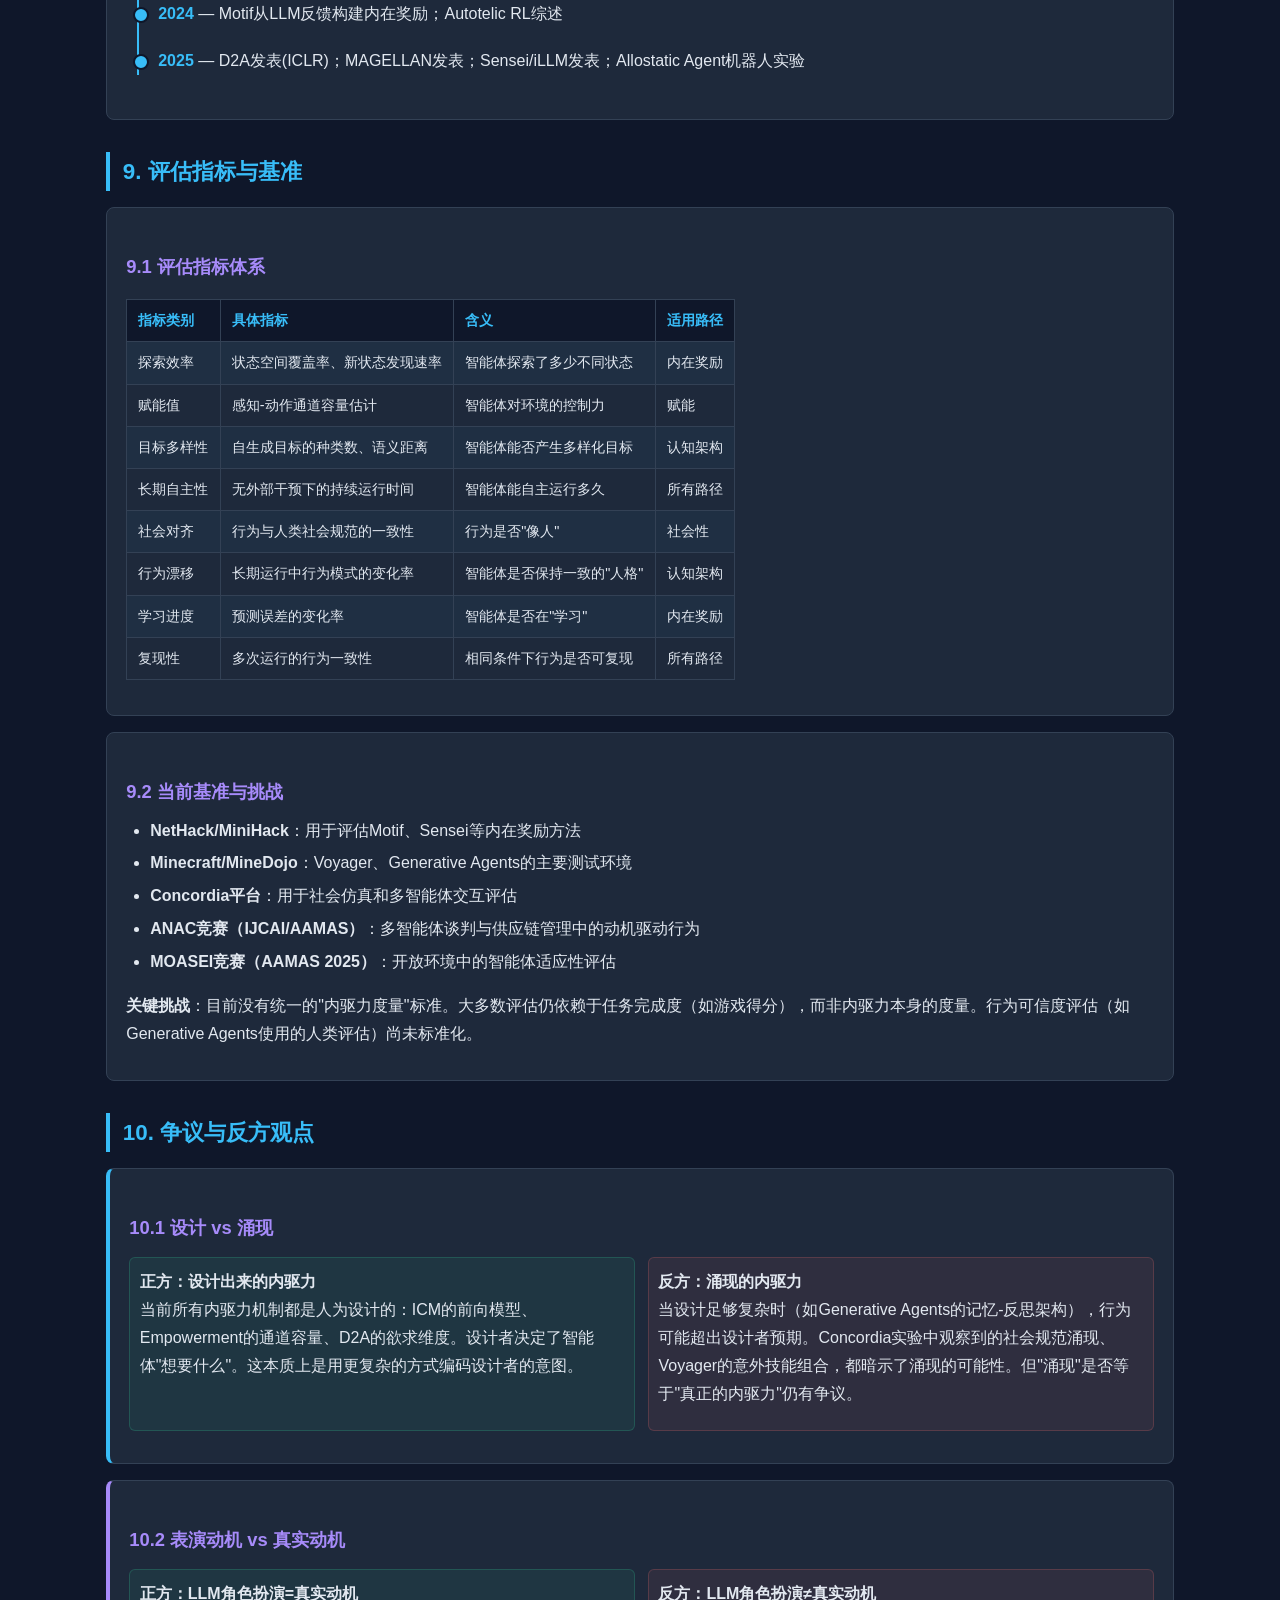
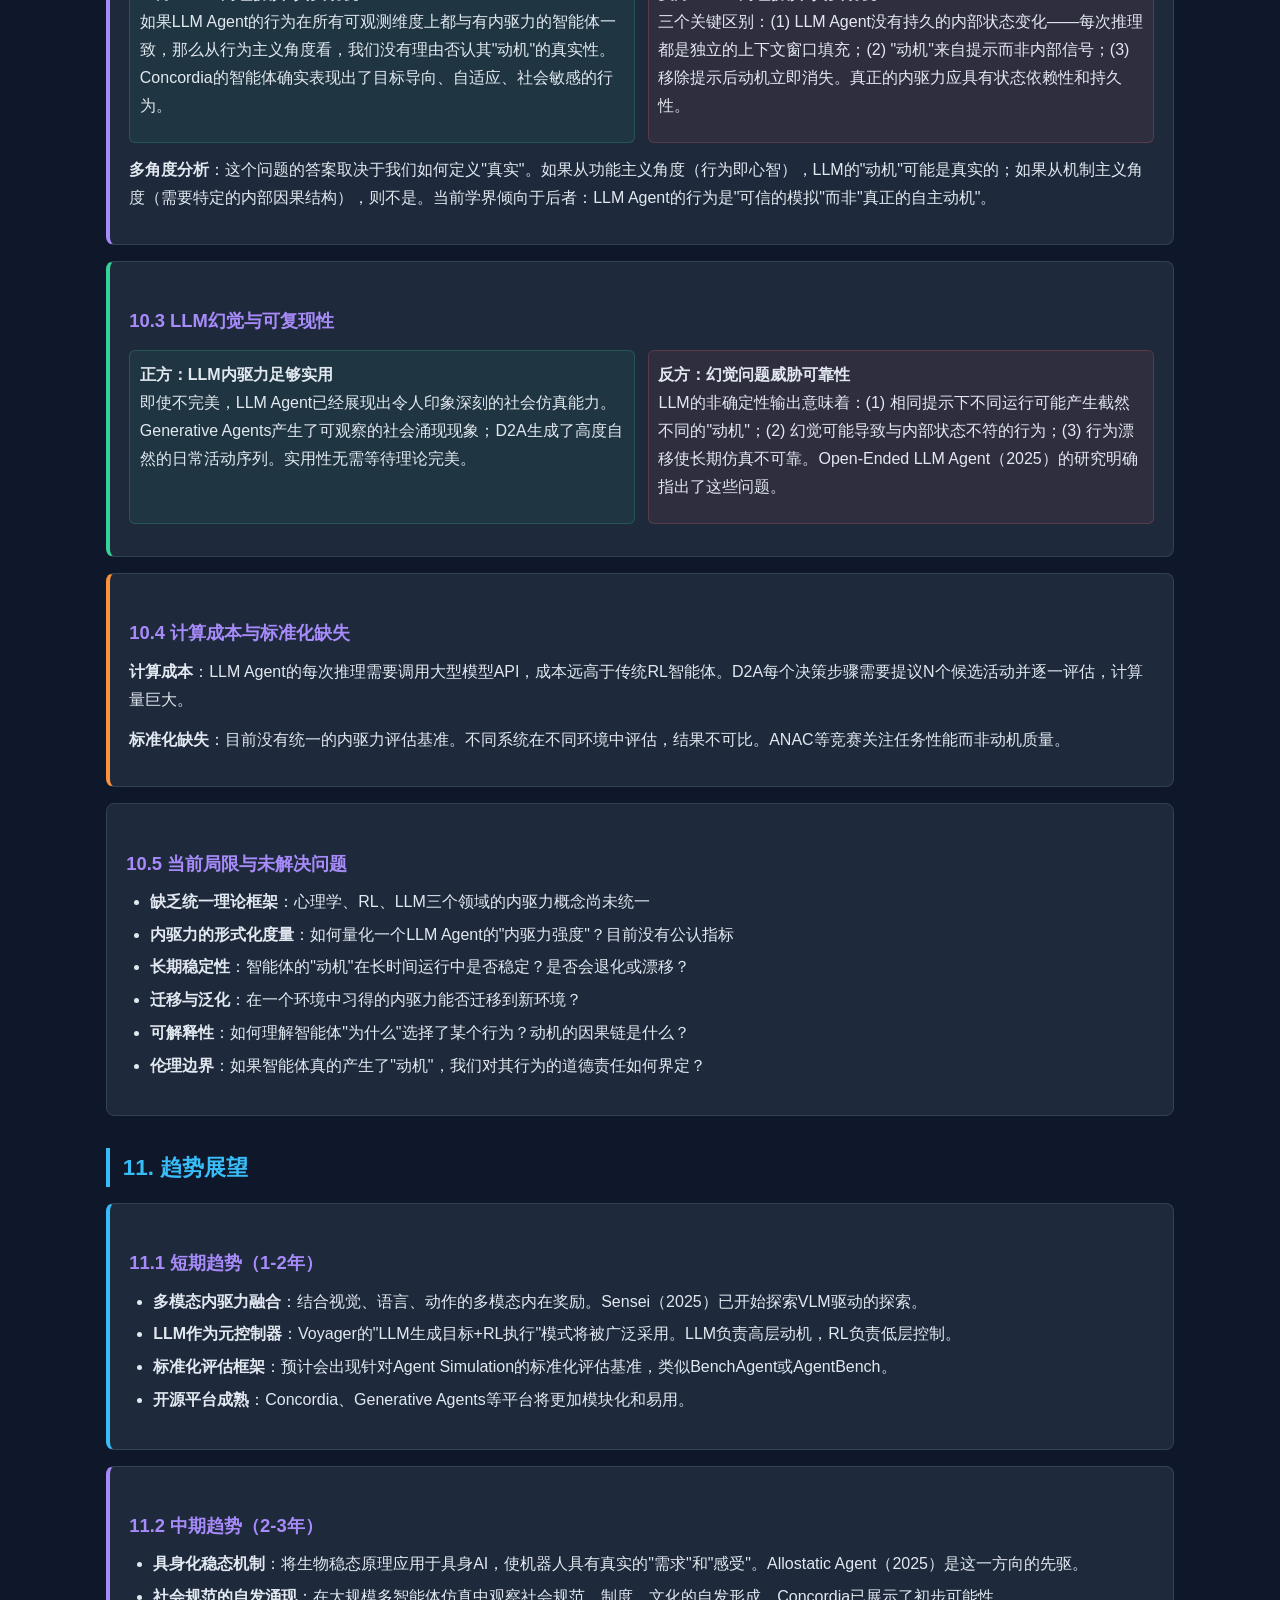
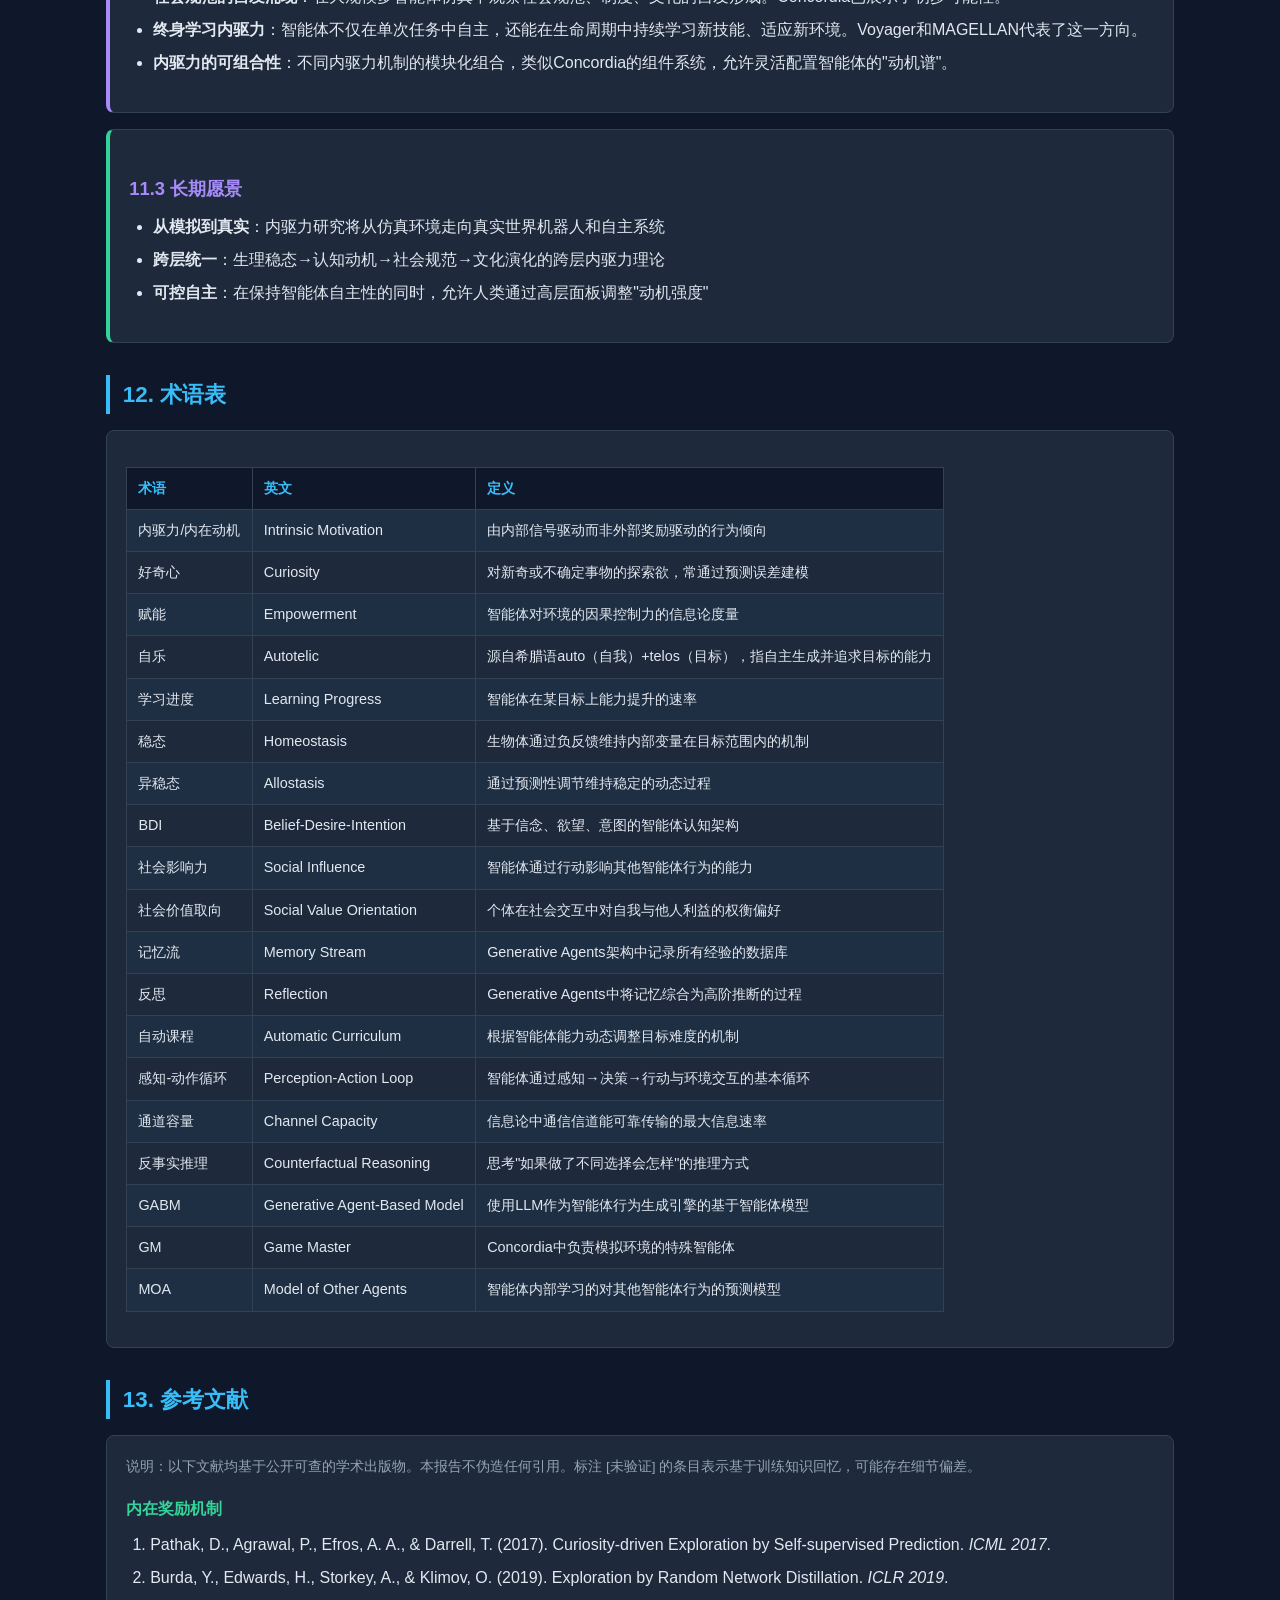
<file: intrinsic-motivation-report/智能体内驱力调研报告.html>
<!DOCTYPE html>
<html lang="zh-CN">
<head>
<meta charset="UTF-8">
<meta name="viewport" content="width=device-width, initial-scale=1.0">
<title>智能体模拟行业中智能体内驱力的定义与构建方法 — 行业调研报告</title>
<style>
*{box-sizing:border-box;margin:0;padding:0}
:root{--bg:#0f172a;--card:#1e293b;--border:#334155;--text:#e2e8f0;--muted:#94a3b8;--accent:#38bdf8;--accent2:#a78bfa;--accent3:#34d399;--accent4:#fb923c;--warn:#f87171;--code:#1e1e2e}
body{font-family:-apple-system,BlinkMacSystemFont,"Segoe UI",Roboto,sans-serif;background:var(--bg);color:var(--text);line-height:1.75;font-size:16px}
.container{max-width:1100px;margin:0 auto;padding:1rem}
h1{font-size:1.75rem;border-bottom:2px solid var(--accent);padding-bottom:.5rem;margin-bottom:1rem;color:var(--accent)}
h2{font-size:1.4rem;color:var(--accent);margin:2rem 0 .8rem;border-left:4px solid var(--accent);padding-left:.8rem}
h3{font-size:1.15rem;color:var(--accent2);margin:1.5rem 0 .5rem}
h4{font-size:1rem;color:var(--accent3);margin:1rem 0 .4rem}
p{margin-bottom:.8rem}
a{color:var(--accent);text-decoration:none}
a:hover{text-decoration:underline}
.card{background:var(--card);border:1px solid var(--border);border-radius:8px;padding:1.2rem;margin:1rem 0}
.card-accent{border-left:4px solid var(--accent)}
.card-purple{border-left:4px solid var(--accent2)}
.card-green{border-left:4px solid var(--accent3)}
.card-orange{border-left:4px solid var(--accent4)}
table{width:100%;border-collapse:collapse;margin:1rem 0;font-size:.9rem;overflow-x:auto;display:block}
th,td{border:1px solid var(--border);padding:.5rem .7rem;text-align:left;vertical-align:top}
th{background:#0f172a;color:var(--accent);font-weight:600;white-space:nowrap}
tr:nth-child(even){background:rgba(56,189,248,.04)}
.formula{background:var(--code);border-radius:6px;padding:1rem;margin:.8rem 0;font-family:"Courier New",monospace;font-size:.95rem;border:1px solid var(--border);overflow-x:auto;color:var(--accent3)}
.tag{display:inline-block;padding:2px 8px;border-radius:4px;font-size:.8rem;margin:2px}
.tag-r{background:rgba(248,113,113,.15);color:var(--warn);border:1px solid rgba(248,113,113,.3)}
.tag-g{background:rgba(52,211,153,.15);color:var(--accent3);border:1px solid rgba(52,211,153,.3)}
.tag-b{background:rgba(56,189,248,.15);color:var(--accent);border:1px solid rgba(56,189,248,.3)}
.tag-p{background:rgba(167,139,250,.15);color:var(--accent2);border:1px solid rgba(167,139,250,.3)}
.tag-o{background:rgba(251,146,60,.15);color:var(--accent4);border:1px solid rgba(251,146,60,.3)}
ul,ol{margin:.5rem 0 1rem 1.5rem}
li{margin-bottom:.3rem}
.timeline{position:relative;padding-left:2rem;margin:1.5rem 0}
.timeline::before{content:'';position:absolute;left:.7rem;top:0;bottom:0;width:2px;background:var(--accent)}
.tl-item{position:relative;margin-bottom:1.2rem}
.tl-item::before{content:'';position:absolute;left:-1.6rem;top:.4rem;width:12px;height:12px;border-radius:50%;background:var(--accent);border:2px solid var(--bg)}
.tl-year{font-weight:700;color:var(--accent)}
折叠区块 details{margin:.8rem 0}
details summary{cursor:pointer;font-weight:600;color:var(--accent2);padding:.5rem 0}
details[open] summary{margin-bottom:.5rem}
.meter{height:6px;background:var(--border);border-radius:3px;margin:.5rem 0}
.meter-fill{height:100%;border-radius:3px}
.highlight{background:rgba(56,189,248,.08);padding:.3rem .5rem;border-radius:4px}
footer{text-align:center;padding:2rem;color:var(--muted);font-size:.85rem;border-top:1px solid var(--border);margin-top:3rem}
@media print{body{background:#fff;color:#000}.card{border:1px solid #ccc;background:#f9f9f9}.tag{border:1px solid #999}h2{color:#333}h3{color:#555}th{background:#eee;color:#333}footer{display:none}}
@media(max-width:768px){.container{padding:.5rem}table{font-size:.8rem}h1{font-size:1.3rem}h2{font-size:1.15rem}}
#toc{background:var(--card);border:1px solid var(--border);border-radius:8px;padding:1rem;margin:1rem 0}
#toc ul{list-style:none;margin:0;padding:0}
#toc li{margin:.3rem 0}
#toc a{color:var(--muted);font-size:.9rem}
#toc a:hover{color:var(--accent)}
#backTop{position:fixed;bottom:1.5rem;right:1.5rem;width:40px;height:40px;border-radius:50%;background:var(--accent);color:var(--bg);border:none;font-size:1.2rem;cursor:pointer;display:none;z-index:999}
.search-box{width:100%;padding:.6rem 1rem;border:1px solid var(--border);border-radius:6px;background:var(--card);color:var(--text);font-size:.95rem;margin:1rem 0}
.search-box:focus{outline:none;border-color:var(--accent)}
.flex-row{display:flex;gap:1rem;flex-wrap:wrap}
.flex-row>div{flex:1;min-width:250px}
.badge{display:inline-flex;align-items:center;gap:4px;padding:2px 10px;border-radius:12px;font-size:.8rem;font-weight:600}
.pro-con{display:grid;grid-template-columns:1fr 1fr;gap:.8rem;margin:.8rem 0}
.pro-con>div{padding:.6rem;border-radius:6px}
.pro{background:rgba(52,211,153,.08);border:1px solid rgba(52,211,153,.2)}
.con{background:rgba(248,113,113,.08);border:1px solid rgba(248,113,113,.2)}
@media(max-width:600px){.pro-con{grid-template-columns:1fr}}
</style>
</head>
<body>
<div class="container">

<!-- Back to Top -->
<button id="backTop" onclick="window.scrollTo({top:0,behavior:'smooth'})">↑</button>

<h1>智能体模拟行业中智能体内驱力的定义与构建方法</h1>
<p style="color:var(--muted);font-size:.9rem">行业调研报告 · 2025 · 单文件 HTML · 无外部依赖</p>

<!-- 搜索 -->
<input type="text" class="search-box" id="searchInput" placeholder="搜索报告内容…" oninput="filterContent(this.value)">

<!-- 目录 -->
<nav id="toc">
<strong style="color:var(--accent)">📑 目录</strong>
<ul>
<li><a href="#sec1">1. 摘要与核心结论</a></li>
<li><a href="#sec2">2. 定义谱系：心理学 → 强化学习 → LLM Agent</a></li>
<li><a href="#sec3">3. 内驱力与外部奖励、角色扮演、目标驱动的边界</a></li>
<li><a href="#sec4">4. 构建路径一：内在奖励机制</a></li>
<li><a href="#sec5">5. 构建路径二：认知架构与身份驱动</a></li>
<li><a href="#sec6">6. 构建路径三：存在条件与生存压力</a></li>
<li><a href="#sec7">7. 构建路径四：社会性内驱力</a></li>
<li><a href="#sec8">8. 代表系统与案例矩阵</a></li>
<li><a href="#sec9">9. 评估指标与基准</a></li>
<li><a href="#sec10">10. 争议与反方观点</a></li>
<li><a href="#sec11">11. 趋势展望</a></li>
<li><a href="#sec12">12. 术语表</a></li>
<li><a href="#sec13">13. 参考文献</a></li>
</ul>
</nav>

<!-- ===== 1. 摘要 ===== -->
<h2 id="sec1">1. 摘要与核心结论</h2>
<div class="card card-accent">
<p><strong>内驱力（Intrinsic Motivation）</strong>是指智能体在没有外部奖励或任务指令的情况下，由内部信号驱动自主探索、学习与行动的能力。本报告围绕智能体模拟行业，从心理学起源出发，系统梳理内驱力在强化学习（RL）和大语言模型（LLM）智能体中的定义演变、构建路径、评估方法、代表系统、核心争议与未来趋势。</p>

<h4>核心结论</h4>
<ol>
<li><strong>内驱力不是单一概念</strong>：它在心理学中指内在满足感，在RL中指无需外部奖励的内在信号，在LLM Agent中表现为自生成目标与自主行动倾向。三者共享"无外部奖励驱动行为"的核心特征，但具体机制差异显著。</li>
<li><strong>四条主流构建路径</strong>：(1) 基于信息论的内在奖励机制（好奇心、惊奇、赋能）；(2) 认知架构与身份驱动（BDI、欲求系统、Identity Profile）；(3) 存在条件与生存压力（稳态、凡人智能体、存在成本）；(4) 社会性内驱力（社会影响力、规范内化、对话竞争）。</li>
<li><strong>LLM角色扮演≠真实内驱力</strong>：当前LLM Agent的行为多为"表演"式模拟，而非基于内部状态的自主动机。真正的内驱力需要持久的内部状态表征与反馈回路。</li>
<li><strong>评估是最大短板</strong>：目前缺乏统一的内驱力度量标准，行为漂移、复现性、长期自主性等指标尚未标准化。</li>
<li><strong>未来1-3年趋势</strong>：多模态内驱力融合、具身化稳态机制、社会规范的自发涌现、以及面向开放世界的终身学习内驱力将成为主要方向。</li>
</ol>
</div>

<!-- ===== 2. 定义谱系 ===== -->
<h2 id="sec2">2. 定义谱系：心理学 → 强化学习 → LLM Agent</h2>

<div class="card card-accent">
<h3>2.1 心理学中的内在动机</h3>
<p>内在动机（Intrinsic Motivation）最早由 Deci & Ryan（1985）在自我决定理论（Self-Determination Theory, SDT）中提出：个体从事某项活动是因为活动本身的乐趣和满足感，而非外部奖赏。SDT将内在动机的核心需求归纳为三项：<strong>自主性（Autonomy）</strong>、<strong>胜任感（Competence）</strong>和<strong>归属感（Relatedness）</strong>。</p>
<p>Csikszentmihalyi（1990）提出的<strong>心流（Flow）</strong>理论补充了另一维度：当任务挑战与个体能力匹配时，人会进入一种高度专注和享受的状态。Steels（2004）将此概念引入AI领域，提出"自乐（Autotelic）"原则。</p>
<p>心理学框架为后续计算建模提供了三大支柱：(1) 探索与学习本身就是奖励；(2) 能力匹配与学习进度是关键驱动信号；(3) 社会连接是独立的动机来源。</p>
</div>

<div class="card card-purple">
<h3>2.2 强化学习中的内在动机</h3>
<p>在RL中，内在动机被形式化为<strong>内在奖励信号（Intrinsic Reward）</strong>，与外部奖励信号互补或独立运作。核心范式为：</p>
<div class="formula">R_total(s,a) = R_ext(s,a) + β · R_int(s,a)</div>
<p>其中 R_int 由智能体内部机制产生，与环境无关。主要形式包括：</p>
<ul>
<li><strong>好奇心（Curiosity）</strong>：Pathak et al.（2017）的ICM模块，通过预测误差驱动探索</li>
<li><strong>新奇性（Novelty）</strong>：Bellemare et al.（2016）的计数探索、Burda et al.（2019）的RND</li>
<li><strong>赋能（Empowerment）</strong>：Klyubin et al.（2005）、Salge et al.（2013）以通道容量衡量因果控制力</li>
<li><strong>学习进度（Learning Progress）</strong>：Schmidhuber（1991）、Kaplan & Oudeyer（2007）将预测误差的变化作为奖励</li>
</ul>
<p>这些机制的共同特征是：信号来源于智能体与环境交互的<strong>信息结构</strong>，而非任务定义。</p>
</div>

<div class="card card-green">
<h3>2.3 LLM Agent中的内驱力</h3>
<p>LLM Agent时代的内驱力呈现新的形态：</p>
<ul>
<li><strong>自生成目标（Goal Generation）</strong>：Voyager（Wang et al., 2023）通过自动课程生成探索目标；D2A（ICLR 2025）基于需求理论多维欲求系统自主提议活动</li>
<li><strong>好奇心驱动探索</strong>：iLLM（Bougie & Watanabe, 2025）用LLM作为好奇心信号源；Motif（Klissarov et al., 2024）从LLM偏好构建内在奖励</li>
<li><strong>记忆-反思架构</strong>：Generative Agents（Park et al., 2023）通过记忆流、反思、规划三层架构产生"有动机感"的行为</li>
<li><strong>开放世界探索</strong>：MAGELLAN（Poli et al., 2025）用元认知学习进度指导LLM智能体在大目标空间中导航</li>
</ul>
<p>LLM Agent的内驱力<strong>本质上是提示工程与架构设计的产物</strong>，而非真正意义上的内部状态驱动。</p>
</div>

<!-- ===== 3. 边界 ===== -->
<h2 id="sec3">3. 内驱力与外部奖励、角色扮演、目标驱动的边界</h2>

<div class="card">
<h3>3.1 关键概念辨析</h3>
<table>
<tr><th>概念</th><th>来源</th><th>核心特征</th><th>与内驱力的关系</th></tr>
<tr><td>外部奖励</td><td>环境/任务设计者</td><td>任务完成时给予</td><td>互补但独立，可叠加</td></tr>
<tr><td>任务指令</td><td>用户/程序设定</td><td>明确的目标描述</td><td>外驱力，非内驱力</td></tr>
<tr><td>角色扮演</td><td>提示/人设设定</td><td>LLM按角色行事</td><td>表面似内驱力，实为预设行为模式</td></tr>
<tr><td>目标驱动</td><td>目标条件策略</td><td>π(a|s,g) 条件于目标g</td><td>需外部给定g；自生成g才是内驱力</td></tr>
<tr><td>好奇心</td><td>预测误差/新奇性</td><td>对未知事物的探索欲</td><td>内驱力的经典形式</td></tr>
<tr><td>自主性</td><td>自我决定理论</td><td>自主选择行为</td><td>内驱力的心理学前提</td></tr>
<tr><td>赋能</td><td>信息论</td><td>因果控制力的度量</td><td>内驱力的信息论形式</td></tr>
</table>
</div>

<div class="card card-orange">
<h3>3.2 核心区别</h3>
<p><strong>内驱力 vs 外部奖励</strong>：外部奖励依赖任务定义，内驱力不依赖。一个在没有任务定义的开放环境中仍能自主行动的智能体才具有内驱力。</p>
<p><strong>内驱力 vs 角色扮演</strong>：角色扮演是静态的、预设的；内驱力应该是动态的、状态依赖的。Generative Agents中的智能体按人设行事，但其"动机"来自记忆检索和LLM推理，而非内部状态的持续变化。</p>
<p><strong>内驱力 vs 目标驱动</strong>：目标驱动需要外部给定目标g；内驱力要求智能体<strong>自生成</strong>目标。Colas et al.（2022）定义的"Autotelic Agent"正是二者的交汇：既内在动机驱动，又以目标为中介。</p>
</div>

<!-- ===== 4. 构建路径一 ===== -->
<h2 id="sec4">4. 构建路径一：内在奖励机制</h2>

<div class="card card-accent">
<h4>一句话定义</h4>
<p>通过信息论或统计方法，从智能体与环境的交互中自动产生奖励信号，驱动探索与学习。</p>
</div>

<h3>4.1 好奇心与预测误差</h3>
<div class="card">
<p><strong>核心机制</strong>：智能体学习一个前向动力学模型（Forward Model），当实际观测与预测不符时产生"惊奇"信号。</p>
<div class="formula">R_curiosity(s_t, a_t) = ||φ̂(s_{t+1}) - φ(s_{t+1})||²</div>
<p>其中 φ 是编码器，φ̂ 是前向模型的预测。<strong>ICM（Intrinsic Curiosity Module）</strong>（Pathak et al., 2017）是这一路径的奠基工作。</p>
<p><strong>代表系统</strong>：ICM（Pathak et al., 2017）、EPISODE（Raileanu & Rocktäschel, 2020）、RND（Burda et al., 2019）</p>
<div class="pro-con">
<div class="pro"><strong>优点</strong>：信号自动生成，无需环境奖励；适用于稀疏奖励场景</div>
<div class="con"><strong>局限</strong>：随机噪声区域也会产生高预测误差（"噪音电视"问题）；在确定性环境中探索退化</div>
</div>
</div>

<h3>4.2 新奇性与计数探索</h3>
<div class="card">
<p><strong>核心机制</strong>：给访问频率低的状态更高的奖励，鼓励探索未充分探索的区域。</p>
<div class="formula">R_novelty(s) = 1/√N(s) 或基于密度模型的对数概率</div>
<p><strong>代表系统</strong>：Count-Based Exploration（Bellemare et al., 2016）、RND（Burda et al., 2019）、Go-Explore（Ecoffet et al., 2021）</p>
<div class="pro-con">
<div class="pro"><strong>优点</strong>：概念简洁，理论基础扎实（与信息增益相关）；RND在MiniGrid等环境中效果显著</div>
<div class="con"><strong>局限</strong>：高维状态空间中计数困难；不考虑行为质量，可能停留在无意义的新状态</div>
</div>
</div>

<h3>4.3 赋能（Empowerment）</h3>
<div class="card">
<p><strong>核心机制</strong>：度量智能体对其感知到的环境的因果控制力，形式化为感知-动作循环的通道容量。</p>
<div class="formula">Empowerment = max_{p(a)} I(A^n; S^{t+n}) = max_{p(a)} [H(S^{t+n}) - H(S^{t+n}|A^n)]</div>
<p>其中 A 是动作，S 是感知，n 是时间步数。高赋能状态意味着智能体有更多"选项"。</p>
<p><strong>代表系统</strong>：Empowerment（Klyubin et al., 2005）、Changing Environment（Salge et al., 2014）、连续域近似（Jung et al., 2012）</p>
<div class="pro-con">
<div class="pro"><strong>优点</strong>：任务无关、局部可计算；能统一多种表面驱动（财富、健康、控制感）；在Minecraft实验中展现智能的环境改造行为</div>
<div class="con"><strong>局限</strong>：高维状态空间中计算困难（需近似）；偏向保守行为（避免不可控区域）；对噪声敏感</div>
</div>
</div>

<h3>4.4 学习进度（Learning Progress）</h3>
<div class="card">
<p><strong>核心机制</strong>：奖励不是预测误差本身，而是预测误差的<strong>变化率</strong>。当智能体正在进步时给予奖励。</p>
<div class="formula">R_LP(t) = |ε(t) - ε(t-1)| 或 E[ε(t)] - E[ε(t-1)]</div>
<p><strong>代表系统</strong>：Autotelic RL（Colas et al., 2022）、MAGELLAN（Poli et al., 2025）、IMGEP（Forestier et al., 2017）</p>
<div class="pro-con">
<div class="pro"><strong>优点</strong>：自然地避免太难或太简单的目标，实现自动课程学习；在发展机器人学中广泛应用</div>
<div class="con"><strong>局限</strong>：需要多个目标的经验来估计进度；在大目标空间中估计效率下降</div>
</div>
</div>

<!-- ===== 5. 构建路径二 ===== -->
<h2 id="sec5">5. 构建路径二：认知架构与身份驱动</h2>

<div class="card card-purple">
<h4>一句话定义</h4>
<p>通过内部表征系统（信念、欲望、意图、身份特征）驱动智能体的自主决策与行为。</p>
</div>

<h3>5.1 BDI架构中的动机</h3>
<div class="card">
<p><strong>核心机制</strong>：BDI（Belief-Desire-Intention）模型中，Desire（欲望）天然承载了动机功能。Bratman（1987）认为，实践推理始于对多种冲突欲望的权衡，而非单一目标的最大化。</p>
<p><strong>代表系统</strong>：PRS/dMARS（Georgeff & Rao, 1995）、Jason（Bordini et al., 2007）、ABC-EBDI（情绪扩展BDI）</p>
<div class="pro-con">
<div class="pro"><strong>优点</strong>：有深厚的哲学基础；支持多目标并行推理；天然支持"理由"的可解释性</div>
<div class="con"><strong>局限</strong>：传统BDI依赖手工编写计划库；Desire通常由设计者预设，非自动生成；与现代深度学习的集成有限</div>
</div>
</div>

<h3>5.2 欲求价值系统（Desire-driven Autonomous Agent）</h3>
<div class="card">
<p><strong>核心机制</strong>：基于Maslow需求层次理论，将智能体的动机分解为多维欲求（饥饿、健康、社交、精神满足等），每个维度有动态衰减和恢复机制。</p>
<div class="formula">V(s) = Σ_i w_i · D_i(s)，其中 D_i 为各维度欲求满意度</div>
<p><strong>代表系统</strong>：D2A（ICLR 2025）、Humanoid Agents（Wang et al., 2023）</p>
<p>D2A在Concordia平台上实现了：(1) 量化价值推导 → 模拟欲求衰减；(2) 定性价值描述 → LLM理解当前状态；(3) 活动提议-评估-选择循环 → 自主决策。</p>
<div class="pro-con">
<div class="pro"><strong>优点</strong>：行为自然、连贯、可预测；与人类日常活动高度对齐；在D2A实验中显著优于ReAct、BabyAGI基线</div>
<div class="con"><strong>局限</strong>：欲求维度和衰减率需手工设计；本质仍是LLM推理，非真正的内部状态反馈；计算成本高</div>
</div>
</div>

<h3>5.3 Identity Profile（身份特征）</h3>
<div class="card">
<p><strong>核心机制</strong>：为每个智能体定义一组持久的身份特征（人格、偏好、背景故事），作为LLM推理的条件输入。</p>
<p><strong>代表系统</strong>：Generative Agents（Park et al., 2023）的25个角色、Concordia（Vezhnevets et al., 2023）的组件化身份系统</p>
<p>Concordia将身份分解为可组合的组件（核心特征、日常职业、生活态度），通过修改组件即可改变智能体的"动机方向"。</p>
<div class="pro-con">
<div class="pro"><strong>优点</strong>：模块化设计，灵活可组合；能产生连贯的长期行为；支持社会仿真</div>
<div class="con"><strong>局限</strong>：身份由外部定义，智能体不能自主改变身份；行为多样性受限于LLM的推理能力</div>
</div>
</div>

<!-- ===== 6. 构建路径三 ===== -->
<h2 id="sec6">6. 构建路径三：存在条件与生存压力</h2>

<div class="card card-green">
<h4>一句话定义</h4>
<p>通过赋予智能体"生存条件"（能量、健康、资源限制），使其行为具有内在紧迫感和目标性。</p>
</div>

<h3>6.1 稳态与异稳态</h3>
<div class="card">
<p><strong>核心机制</strong>：Walter Cannon（1939）提出稳态（Homeostasis）概念——生物体通过负反馈回路维持内部变量在目标范围内。偏离目标状态产生"需求"，驱动行为恢复平衡。</p>
<p>Smart & Mayne（2021）提出<strong>认知稳态智能体（Cognitive Homeostatic Agent）</strong>：将整个认知过程重新诠释为稳态调节——不仅是生理变量（体温、血糖），也包括认知变量（理解、确定性、社会连接）。</p>
<div class="formula">Drive(t) = |x(t) - x_target|，行为旨在最小化 Drive</div>
<p><strong>代表系统</strong>：CogSis（Smart & Mayne, 2021）、BiHome（Stradner et al., 2009）、ALBA（Verschure实验室）</p>
<p>Guerrero Rosado et al.（2025）在机器人上实现异稳态（Allostasis）模型，用丘脑神经质量模型竞争多个内在需求（安全vs探索、能量vs温度），展示了生物启发的动机编排。</p>
<div class="pro-con">
<div class="pro"><strong>优点</strong>：行为高度生物逼真；多需求自然竞争与协调；无需显式奖励函数</div>
<div class="con"><strong>局限</strong>：变量定义和目标值需专家设计；在复杂任务中难以扩展；计算稳定性问题</div>
</div>
</div>

<h3>6.2 凡人智能体与存在成本</h3>
<div class="card">
<p><strong>核心机制</strong>：赋予LLM智能体"凡人"属性——需要进食、睡觉、社交，存在体力/精力/情绪等资源限制。行为选择需要在多维需求间权衡。</p>
<p><strong>代表系统</strong>：Humanoid Agents（Wang et al., 2023）——具有饥饿、精力、社交需求等内部状态的Minecraft智能体</p>
<p>"存在成本"概念：每次行动消耗内部资源，当资源耗尽时智能体"死亡"。这迫使智能体自主安排作息、觅食、社交，而非无限制地执行单一任务。</p>
<div class="pro-con">
<div class="pro"><strong>优点</strong>：自然产生时间管理和优先级排序；行为更接近人类日常模式</div>
<div class="con"><strong>局限</strong>：需求模型是近似的，非真实生理模拟；可能与任务目标冲突</div>
</div>
</div>

<h3>6.3 关系感知与情感依赖</h3>
<div class="card">
<p><strong>核心机制</strong>：智能体对其他智能体形成"关系状态"（亲密度、信任度），关系变化产生内在情感信号，影响行为选择。</p>
<p>ABC-EBDI框架将情绪建模融入BDI：理性信念→功能情绪→适应性行为；非理性信念→功能障碍情绪→适应不良行为。</p>
<div class="pro-con">
<div class="pro"><strong>优点</strong>：能产生复杂的社会行为；情感驱动的行为更具可预测性和可解释性</div>
<div class="con"><strong>局限</strong>：情绪模型参数敏感；难以验证情绪是否"真实"</div>
</div>
</div>

<!-- ===== 7. 构建路径四 ===== -->
<h2 id="sec7">7. 构建路径四：社会性内驱力</h2>

<div class="card card-orange">
<h4>一句话定义</h4>
<p>智能体从社会交互中获得内在驱动，包括影响他人、遵守规范、建立关系、竞争与合作。</p>
</div>

<h3>7.1 社会影响力（Social Influence）</h3>
<div class="card">
<p><strong>核心机制</strong>：Jaques et al.（2019）提出将社会影响力作为多智能体RL的内在动机。智能体通过反事实推理评估自身动作对其他智能体行为的影响程度，影响力越大，内在奖励越高。</p>
<div class="formula">R_social(s,a) = I(A_i; A_j | S) = H(A_j|S) - H(A_j|S,A_i)</div>
<p>实验表明，社会影响力奖励显著提升了社会困境环境中的协调能力和通信协议质量。</p>
<p><strong>代表系统</strong>：Social Influence MARL（Jaques et al., 2019）、COMA（Foerster et al., 2018）</p>
<div class="pro-con">
<div class="pro"><strong>优点</strong>：去中心化计算（通过MOA模型）；促进协调与通信涌现；是"社会版赋能"</div>
<div class="con"><strong>局限</strong>：需要学习其他智能体的模型；可能导致操纵行为；在敌对环境中可能适得其反</div>
</div>
</div>

<h3>7.2 社会价值取向（Social Value Orientation）</h3>
<div class="card">
<p><strong>核心机制</strong>：SVO衡量个体在社会交互中对自我利益与他人利益的权衡（利己、公平、利他）。在MARL中，将SVO编码为内在偏好，影响奖励函数的构造。</p>
<p>Hughes et al.（2018）将群体价值函数引入多智能体学习，使个体在最大化自身奖励的同时兼顾群体利益。</p>
<div class="pro-con">
<div class="pro"><strong>优点</strong>：理论基础扎实（博弈论+社会心理学）；能解释合作的涌现</div>
<div class="con"><strong>局限</strong>：SVO类型需预设或学习；真实社会中SVO是动态的</div>
</div>
</div>

<h3>7.3 规范内化与文化涌现</h3>
<div class="card">
<p><strong>核心机制</strong>：在多智能体社会中，规则和规范从交互中自发涌现。智能体并非被强制遵守规则，而是通过观察、模仿、强化学习逐渐内化社会规范。</p>
<p><strong>代表系统</strong>：Concordia（Vezhnevets et al., 2023）在社会困境实验中观察到智能体自发形成资源管理规则；StarCraft II多智能体系统中观察到战术规范的涌现。</p>
<div class="pro-con">
<div class="pro"><strong>优点</strong>：最接近人类社会的演化机制；能产生复杂的宏观社会现象</div>
<div class="con"><strong>局限</strong>：涌现行为难以预测和控制；训练不稳定；需要大量交互数据</div>
</div>
</div>

<!-- ===== 8. 代表系统矩阵 ===== -->
<h2 id="sec8">8. 代表系统与案例矩阵</h2>

<div class="card">
<h3>8.1 构建路径对比表</h3>
<table>
<tr><th>路径</th><th>核心机制</th><th>信号来源</th><th>适用场景</th><th>代表系统</th><th>生物对应</th></tr>
<tr><td>内在奖励</td><td>好奇心/新奇性/赋能</td><td>智能体-环境交互的信息结构</td><td>开放探索、稀疏奖励</td><td>ICM, RND, Empowerment, Motif</td><td>多巴胺系统、探索行为</td></tr>
<tr><td>认知架构</td><td>BDI/欲求系统/身份</td><td>内部表征与推理</td><td>社会仿真、日常活动</td><td>D2A, Generative Agents, Concordia</td><td>前额叶皮层、人格</td></tr>
<tr><td>存在条件</td><td>稳态/资源限制</td><td>内部生理/认知变量</td><td>具身智能、生存场景</td><td>CogSis, Humanoid Agents, Allostatic Agent</td><td>下丘脑、自主神经系统</td></tr>
<tr><td>社会性</td><td>影响力/规范/关系</td><td>智能体间交互</td><td>多智能体协调、社会仿真</td><td>Social Influence MARL, SVO-MARL</td><td>镜像神经元、社会脑</td></tr>
</table>
</div>

<div class="card">
<h3>8.2 代表系统详细矩阵</h3>
<table>
<tr><th>系统</th><th>年份</th><th>机构</th><th>路径</th><th>核心机制</th><th>评估方式</th><th>局限</th></tr>
<tr><td>ICM</td><td>2017</td><td>UC Berkeley</td><td>内在奖励</td><td>前向模型预测误差</td><td>游戏得分、探索覆盖率</td><td>噪音电视问题</td></tr>
<tr><td>RND</td><td>2019</td><td>OpenAI</td><td>内在奖励</td><td>固定随机网络的预测误差</td><td>MiniGrid基准</td><td>对高维视觉输入效率低</td></tr>
<tr><td>Empowerment</td><td>2005/2013</td><td>Hertfordshire</td><td>内在奖励</td><td>感知-动作循环通道容量</td><td>Minecraft环境改造</td><td>高维空间计算困难</td></tr>
<tr><td>Motif</td><td>2024</td><td>Meta/FAIR</td><td>内在奖励</td><td>LLM偏好构建内在奖励</td><td>NetHack游戏</td><td>依赖LLM质量</td></tr>
<tr><td>Sensei</td><td>2025</td><td>多机构</td><td>内在奖励</td><td>VLM蒸馏语义新奇性</td><td>MiniHack, Pokemon</td><td>需要VLM离线标注</td></tr>
<tr><td>iLLM</td><td>2025</td><td>多机构</td><td>内在奖励</td><td>LLM作为好奇心信号源</td><td>BabyAI, Crafter</td><td>语言环境假设强</td></tr>
<tr><td>Voyager</td><td>2023</td><td>NVIDIA/Caltech</td><td>认知架构</td><td>自动课程+技能库+代码生成</td><td>Minecraft科技树解锁</td><td>依赖GPT-4 API</td></tr>
<tr><td>Generative Agents</td><td>2023</td><td>Stanford/Google</td><td>认知架构</td><td>记忆流+反思+规划</td><td>行为可信度评估</td><td>依赖LLM推理质量</td></tr>
<tr><td>Concordia</td><td>2023</td><td>Google DeepMind</td><td>认知架构</td><td>组件化身份+GM架构</td><td>社会困境、选举模拟</td><td>GM设计复杂度高</td></tr>
<tr><td>D2A</td><td>2025</td><td>多机构</td><td>认知架构</td><td>多维欲求+价值系统</td><td>活动自然度(GPT-4o+人工)</td><td>欲求维度需手工定义</td></tr>
<tr><td>MAGELLAN</td><td>2025</td><td>Inria</td><td>认知架构</td><td>元认知学习进度估计</td><td>Little-Zoo环境</td><td>仅限小规模LLM测试</td></tr>
<tr><td>LMA3</td><td>2023</td><td>Inria</td><td>认知架构</td><td>LLM增强自乐智能体</td><td>目标空间覆盖率</td><td>目标生成质量不稳定</td></tr>
<tr><td>Humanoid Agents</td><td>2023</td><td>多机构</td><td>存在条件</td><td>多维内部状态(饥饿/精力等)</td><td>日常活动连贯性</td><td>生理模型简化</td></tr>
<tr><td>CogSis</td><td>2021</td><td>Bristol</td><td>存在条件</td><td>认知稳态决策</td><td>机器人导航任务</td><td>仅限简单任务</td></tr>
<tr><td>Allostatic Agent</td><td>2025</td><td>Verschure Lab</td><td>存在条件</td><td>丘脑神经质量竞争模型</td><td>生存模拟+博弈论度量</td><td>需要预定义导航场</td></tr>
<tr><td>Social Influence MARL</td><td>2019</td><td>Google DeepMind</td><td>社会性</td><td>反事实因果影响力</td><td>社会困境协调</td><td>需学习MOA模型</td></tr>
<tr><td>Open-Ended LLM Agent</td><td>2025</td><td>多机构</td><td>认知架构</td><td>自主目标生成+持久记忆</td><td>定性行为分析</td><td>敏感于提示设计</td></tr>
</table>
</div>

<!-- 时间线 -->
<div class="card">
<h3>8.3 内驱力研究时间线</h3>
<div class="timeline">
<div class="tl-item"><span class="tl-year">1991</span> — Schmidhuber提出人工好奇心，基于预测误差的进步</div>
<div class="tl-item"><span class="tl-year">2005</span> — Klyubin等提出Empowerment概念</div>
<div class="tl-item"><span class="tl-year">2013</span> — Salge等将Empowerment应用于多智能体环境</div>
<div class="tl-item"><span class="tl-year">2017</span> — Pathak等发表ICM，好奇心驱动探索的里程碑</div>
<div class="tl-item"><span class="tl-year">2019</span> — Burda等提出RND；Jaques等发表社会影响力MARL</div>
<div class="tl-item"><span class="tl-year">2021</span> — Smart & Mayne提出认知稳态智能体</div>
<div class="tl-item"><span class="tl-year">2023</span> — Park等发表Generative Agents；Voyager发布；Concordia发布</div>
<div class="tl-item"><span class="tl-year">2024</span> — Motif从LLM反馈构建内在奖励；Autotelic RL综述</div>
<div class="tl-item"><span class="tl-year">2025</span> — D2A发表(ICLR)；MAGELLAN发表；Sensei/iLLM发表；Allostatic Agent机器人实验</div>
</div>
</div>

<!-- ===== 9. 评估 ===== -->
<h2 id="sec9">9. 评估指标与基准</h2>

<div class="card">
<h3>9.1 评估指标体系</h3>
<table>
<tr><th>指标类别</th><th>具体指标</th><th>含义</th><th>适用路径</th></tr>
<tr><td>探索效率</td><td>状态空间覆盖率、新状态发现速率</td><td>智能体探索了多少不同状态</td><td>内在奖励</td></tr>
<tr><td>赋能值</td><td>感知-动作通道容量估计</td><td>智能体对环境的控制力</td><td>赋能</td></tr>
<tr><td>目标多样性</td><td>自生成目标的种类数、语义距离</td><td>智能体能否产生多样化目标</td><td>认知架构</td></tr>
<tr><td>长期自主性</td><td>无外部干预下的持续运行时间</td><td>智能体能自主运行多久</td><td>所有路径</td></tr>
<tr><td>社会对齐</td><td>行为与人类社会规范的一致性</td><td>行为是否"像人"</td><td>社会性</td></tr>
<tr><td>行为漂移</td><td>长期运行中行为模式的变化率</td><td>智能体是否保持一致的"人格"</td><td>认知架构</td></tr>
<tr><td>学习进度</td><td>预测误差的变化率</td><td>智能体是否在"学习"</td><td>内在奖励</td></tr>
<tr><td>复现性</td><td>多次运行的行为一致性</td><td>相同条件下行为是否可复现</td><td>所有路径</td></tr>
</table>
</div>

<div class="card">
<h3>9.2 当前基准与挑战</h3>
<ul>
<li><strong>NetHack/MiniHack</strong>：用于评估Motif、Sensei等内在奖励方法</li>
<li><strong>Minecraft/MineDojo</strong>：Voyager、Generative Agents的主要测试环境</li>
<li><strong>Concordia平台</strong>：用于社会仿真和多智能体交互评估</li>
<li><strong>ANAC竞赛（IJCAI/AAMAS）</strong>：多智能体谈判与供应链管理中的动机驱动行为</li>
<li><strong>MOASEI竞赛（AAMAS 2025）</strong>：开放环境中的智能体适应性评估</li>
</ul>
<p><strong>关键挑战</strong>：目前没有统一的"内驱力度量"标准。大多数评估仍依赖于任务完成度（如游戏得分），而非内驱力本身的度量。行为可信度评估（如Generative Agents使用的人类评估）尚未标准化。</p>
</div>

<!-- ===== 10. 争议 ===== -->
<h2 id="sec10">10. 争议与反方观点</h2>

<div class="card card-accent">
<h3>10.1 设计 vs 涌现</h3>
<div class="pro-con">
<div class="pro">
<strong>正方：设计出来的内驱力</strong>
<p>当前所有内驱力机制都是人为设计的：ICM的前向模型、Empowerment的通道容量、D2A的欲求维度。设计者决定了智能体"想要什么"。这本质上是用更复杂的方式编码设计者的意图。</p>
</div>
<div class="con">
<strong>反方：涌现的内驱力</strong>
<p>当设计足够复杂时（如Generative Agents的记忆-反思架构），行为可能超出设计者预期。Concordia实验中观察到的社会规范涌现、Voyager的意外技能组合，都暗示了涌现的可能性。但"涌现"是否等于"真正的内驱力"仍有争议。</p>
</div>
</div>
</div>

<div class="card card-purple">
<h3>10.2 表演动机 vs 真实动机</h3>
<div class="pro-con">
<div class="pro">
<strong>正方：LLM角色扮演=真实动机</strong>
<p>如果LLM Agent的行为在所有可观测维度上都与有内驱力的智能体一致，那么从行为主义角度看，我们没有理由否认其"动机"的真实性。Concordia的智能体确实表现出了目标导向、自适应、社会敏感的行为。</p>
</div>
<div class="con">
<strong>反方：LLM角色扮演≠真实动机</strong>
<p>三个关键区别：(1) LLM Agent没有持久的内部状态变化——每次推理都是独立的上下文窗口填充；(2) "动机"来自提示而非内部信号；(3) 移除提示后动机立即消失。真正的内驱力应具有状态依赖性和持久性。</p>
</div>
</div>
<p style="margin-top:.8rem"><strong>多角度分析</strong>：这个问题的答案取决于我们如何定义"真实"。如果从功能主义角度（行为即心智），LLM的"动机"可能是真实的；如果从机制主义角度（需要特定的内部因果结构），则不是。当前学界倾向于后者：LLM Agent的行为是"可信的模拟"而非"真正的自主动机"。</p>
</div>

<div class="card card-green">
<h3>10.3 LLM幻觉与可复现性</h3>
<div class="pro-con">
<div class="pro">
<strong>正方：LLM内驱力足够实用</strong>
<p>即使不完美，LLM Agent已经展现出令人印象深刻的社会仿真能力。Generative Agents产生了可观察的社会涌现现象；D2A生成了高度自然的日常活动序列。实用性无需等待理论完美。</p>
</div>
<div class="con">
<strong>反方：幻觉问题威胁可靠性</strong>
<p>LLM的非确定性输出意味着：(1) 相同提示下不同运行可能产生截然不同的"动机"；(2) 幻觉可能导致与内部状态不符的行为；(3) 行为漂移使长期仿真不可靠。Open-Ended LLM Agent（2025）的研究明确指出了这些问题。</p>
</div>
</div>
</div>

<div class="card card-orange">
<h3>10.4 计算成本与标准化缺失</h3>
<p><strong>计算成本</strong>：LLM Agent的每次推理需要调用大型模型API，成本远高于传统RL智能体。D2A每个决策步骤需要提议N个候选活动并逐一评估，计算量巨大。</p>
<p><strong>标准化缺失</strong>：目前没有统一的内驱力评估基准。不同系统在不同环境中评估，结果不可比。ANAC等竞赛关注任务性能而非动机质量。</p>
</div>

<div class="card">
<h3>10.5 当前局限与未解决问题</h3>
<ul>
<li><strong>缺乏统一理论框架</strong>：心理学、RL、LLM三个领域的内驱力概念尚未统一</li>
<li><strong>内驱力的形式化度量</strong>：如何量化一个LLM Agent的"内驱力强度"？目前没有公认指标</li>
<li><strong>长期稳定性</strong>：智能体的"动机"在长时间运行中是否稳定？是否会退化或漂移？</li>
<li><strong>迁移与泛化</strong>：在一个环境中习得的内驱力能否迁移到新环境？</li>
<li><strong>可解释性</strong>：如何理解智能体"为什么"选择了某个行为？动机的因果链是什么？</li>
<li><strong>伦理边界</strong>：如果智能体真的产生了"动机"，我们对其行为的道德责任如何界定？</li>
</ul>
</div>

<!-- ===== 11. 趋势 ===== -->
<h2 id="sec11">11. 趋势展望</h2>

<div class="card card-accent">
<h3>11.1 短期趋势（1-2年）</h3>
<ul>
<li><strong>多模态内驱力融合</strong>：结合视觉、语言、动作的多模态内在奖励。Sensei（2025）已开始探索VLM驱动的探索。</li>
<li><strong>LLM作为元控制器</strong>：Voyager的"LLM生成目标+RL执行"模式将被广泛采用。LLM负责高层动机，RL负责低层控制。</li>
<li><strong>标准化评估框架</strong>：预计会出现针对Agent Simulation的标准化评估基准，类似BenchAgent或AgentBench。</li>
<li><strong>开源平台成熟</strong>：Concordia、Generative Agents等平台将更加模块化和易用。</li>
</ul>
</div>

<div class="card card-purple">
<h3>11.2 中期趋势（2-3年）</h3>
<ul>
<li><strong>具身化稳态机制</strong>：将生物稳态原理应用于具身AI，使机器人具有真实的"需求"和"感受"。Allostatic Agent（2025）是这一方向的先驱。</li>
<li><strong>社会规范的自发涌现</strong>：在大规模多智能体仿真中观察社会规范、制度、文化的自发形成。Concordia已展示了初步可能性。</li>
<li><strong>终身学习内驱力</strong>：智能体不仅在单次任务中自主，还能在生命周期中持续学习新技能、适应新环境。Voyager和MAGELLAN代表了这一方向。</li>
<li><strong>内驱力的可组合性</strong>：不同内驱力机制的模块化组合，类似Concordia的组件系统，允许灵活配置智能体的"动机谱"。</li>
</ul>
</div>

<div class="card card-green">
<h3>11.3 长期愿景</h3>
<ul>
<li><strong>从模拟到真实</strong>：内驱力研究将从仿真环境走向真实世界机器人和自主系统</li>
<li><strong>跨层统一</strong>：生理稳态→认知动机→社会规范→文化演化的跨层内驱力理论</li>
<li><strong>可控自主</strong>：在保持智能体自主性的同时，允许人类通过高层面板调整"动机强度"</li>
</ul>
</div>

<!-- ===== 12. 术语表 ===== -->
<h2 id="sec12">12. 术语表</h2>
<div class="card">
<table>
<tr><th>术语</th><th>英文</th><th>定义</th></tr>
<tr><td>内驱力/内在动机</td><td>Intrinsic Motivation</td><td>由内部信号驱动而非外部奖励驱动的行为倾向</td></tr>
<tr><td>好奇心</td><td>Curiosity</td><td>对新奇或不确定事物的探索欲，常通过预测误差建模</td></tr>
<tr><td>赋能</td><td>Empowerment</td><td>智能体对环境的因果控制力的信息论度量</td></tr>
<tr><td>自乐</td><td>Autotelic</td><td>源自希腊语auto（自我）+telos（目标），指自主生成并追求目标的能力</td></tr>
<tr><td>学习进度</td><td>Learning Progress</td><td>智能体在某目标上能力提升的速率</td></tr>
<tr><td>稳态</td><td>Homeostasis</td><td>生物体通过负反馈维持内部变量在目标范围内的机制</td></tr>
<tr><td>异稳态</td><td>Allostasis</td><td>通过预测性调节维持稳定的动态过程</td></tr>
<tr><td>BDI</td><td>Belief-Desire-Intention</td><td>基于信念、欲望、意图的智能体认知架构</td></tr>
<tr><td>社会影响力</td><td>Social Influence</td><td>智能体通过行动影响其他智能体行为的能力</td></tr>
<tr><td>社会价值取向</td><td>Social Value Orientation</td><td>个体在社会交互中对自我与他人利益的权衡偏好</td></tr>
<tr><td>记忆流</td><td>Memory Stream</td><td>Generative Agents架构中记录所有经验的数据库</td></tr>
<tr><td>反思</td><td>Reflection</td><td>Generative Agents中将记忆综合为高阶推断的过程</td></tr>
<tr><td>自动课程</td><td>Automatic Curriculum</td><td>根据智能体能力动态调整目标难度的机制</td></tr>
<tr><td>感知-动作循环</td><td>Perception-Action Loop</td><td>智能体通过感知→决策→行动与环境交互的基本循环</td></tr>
<tr><td>通道容量</td><td>Channel Capacity</td><td>信息论中通信信道能可靠传输的最大信息速率</td></tr>
<tr><td>反事实推理</td><td>Counterfactual Reasoning</td><td>思考"如果做了不同选择会怎样"的推理方式</td></tr>
<tr><td>GABM</td><td>Generative Agent-Based Model</td><td>使用LLM作为智能体行为生成引擎的基于智能体模型</td></tr>
<tr><td>GM</td><td>Game Master</td><td>Concordia中负责模拟环境的特殊智能体</td></tr>
<tr><td>MOA</td><td>Model of Other Agents</td><td>智能体内部学习的对其他智能体行为的预测模型</td></tr>
</table>
</div>

<!-- ===== 13. 参考文献 ===== -->
<h2 id="sec13">13. 参考文献</h2>
<div class="card">
<p style="color:var(--muted);font-size:.85rem">说明：以下文献均基于公开可查的学术出版物。本报告不伪造任何引用。标注 [未验证] 的条目表示基于训练知识回忆，可能存在细节偏差。</p>

<h4>内在奖励机制</h4>
<ol>
<li>Pathak, D., Agrawal, P., Efros, A. A., & Darrell, T. (2017). Curiosity-driven Exploration by Self-supervised Prediction. <em>ICML 2017</em>.</li>
<li>Burda, Y., Edwards, H., Storkey, A., & Klimov, O. (2019). Exploration by Random Network Distillation. <em>ICLR 2019</em>.</li>
<li>Bellemare, M., Srinivasan, S., Ostrovski, G., Schaul, T., Saxton, D., & Munos, R. (2016). Unifying Count-Based Exploration and Intrinsic Motivation. <em>NIPS 2016</em>.</li>
<li>Ecoffet, A., Huizinga, J., Lehman, J., Stanley, K. O., & Clune, J. (2021). First Return, Then Explore. <em>Nature</em>, 590, 580–586.</li>
<li>Klyubin, A. S., Polani, D., & Nehaniv, C. L. (2005). Empowerment: A Universal Agent-Centric Measure of Control. <em>CEC 2005</em>.</li>
<li>Salge, C., Glackin, C., & Polani, D. (2013). Empowerment and State-dependent Noise — An Intrinsic Motivation for Avoiding Unpredictable Agents. <em>ALIFE 2013</em>.</li>
<li>Salge, C., Glackin, C., & Polani, D. (2014). Changing the Environment Based on Empowerment as Intrinsic Motivation. <em>Entropy</em>, 16(5), 2789–2819.</li>
<li>Schmidhuber, J. (2010). Formal Theory of Creativity, Fun, and Intrinsic Motivation (1990–2010). <em>IEEE Trans. Autonomous Mental Development</em>, 2(3), 230–247.</li>
<li>Aubret, A., Matignon, L., & Hassas, S. (2023). An Information-Theoretic Perspective on Intrinsic Motivation in Reinforcement Learning: A Survey. <em>Entropy</em>, 25(2), 327.</li>
<li>Klissarov, M., D'Oro, P., Sodhani, S., Raileanu, R., Bacon, P.-L., Vincent, P., Zhang, A., & Henaff, M. (2024). Motif: Intrinsic Motivation from Artificial Intelligence Feedback. <em>ICLR 2024</em>.</li>
<li>Bougie, N., & Watanabe, N. (2025). Exploring Beyond Curiosity Rewards: Language-Driven Exploration in RL. <em>ACML 2025</em>.</li>
<li>Sensei (2025). SEmaNtically Sensible ExploratIon. [未验证：多机构合作，具体作者待确认]</li>
</ol>

<h4>LLM Agent与认知架构</h4>
<ol start="13">
<li>Park, J. S., O'Brien, J. C., Cai, C. J., Morris, M. R., Liang, P., & Bernstein, M. S. (2023). Generative Agents: Interactive Simulacra of Human Behavior. <em>UIST 2023</em>.</li>
<li>Wang, G., Xie, Y., Jiang, Y., Mandlekar, A., Xiao, C., Zhu, Y., Fan, L., & Anandkumar, A. (2023). Voyager: An Open-Ended Embodied Agent with Large Language Models. <em>arXiv:2305.16291</em>.</li>
<li>Vezhnevets, A. S., Agapiou, J. P., Aharon, A., Ziv, R., Matyas, J., Duéñez-Guzmán, E. A., Cunningham, W. A., Osindero, S., Karmon, D., & Leibo, J. Z. (2023). Generative agent-based modeling with actions grounded in physical, social, or digital space using Concordia. <em>arXiv:2312.03664</em>.</li>
<li>D2A (2025). Simulating Human-Like Daily Activities with Desire-Driven Autonomy. <em>ICLR 2025</em>.</li>
<li>Poli, M. et al. (2025). MAGELLAN: Metacognitive predictions of learning progress guide autotelic LLM agents in large goal spaces. <em>arXiv:2502.07709</em>.</li>
<li>Colas, C., Karch, T., Sigaud, O., & Oudeyer, P.-Y. (2022). Autotelic Agents with Intrinsically Motivated Goal-Conditioned RL: A Short Survey. <em>JAIR</em>.</li>
<li>Open-Ended LLM Agent (2025). LLM Agents Beyond Utility: An Open-Ended Perspective. <em>arXiv:2510.14548</em>.</li>
</ol>

<h4>存在条件与稳态</h4>
<ol start="21">
<li>Smart, W. D., & Mayne, T. (2021). Cognitive Homeostatic Agents. <em>arXiv:2103.03359</em>.</li>
<li>Guerrero Rosado, O., Amil, A. F., Freire, I. T., Vinck, M., & Verschure, P. F. M. J. (2025). Biomimetic self-regulation in intrinsically motivated robots. <em>bioRxiv</em>.</li>
<li>Stradner, J. et al. (2009). BiHome — Biologically Inspired Homeostatic Behaviour in Autonomous Robots. [未验证]</li>
<li>Wang et al. (2023). Humanoid Agents: Platform for human-like simulations. [未验证：与Generative Agents同期]</li>
</ol>

<h4>社会性内驱力</h4>
<ol start="25">
<li>Jaques, N., Lazaridou, A., Hughes, E., Gülçehre, Ç., Ortega, P. A., Strouse, D. J., Leibo, J. Z., & de Freitas, N. (2019). Social Influence as Intrinsic Motivation for Multi-Agent Deep Reinforcement Learning. <em>ICML 2019</em>.</li>
<li>Hughes, E., Leibo, J. Z., Phillips, M., Tuyls, K., Duéñez-Guzmán, E., Castaneda, A. V., Dunning, I., Zhu, T., McKee, K., Koster, R., et al. (2018). Inequity Aversion Improves Cooperation in Emergent Real-World Social Dilemmas. <em>AAMAS 2019</em>. [未验证具体年份]</li>
<li>Foerster, J. N., Farquhar, G., Afouras, T., Nardelli, N., & Whiteson, S. (2018). Counterfactual Multi-Agent Policy Gradients. <em>AAAI 2018</em>.</li>
</ol>

<h4>综述与框架</h4>
<ol start="28">
<li>Colas, C. et al. (2022). Autotelic RL. <em>arXiv</em>. [综述]</li>
<li>Aubret, A. et al. (2019). A Survey on Intrinsic Motivation in Reinforcement Learning. <em>arXiv:1908.06976</em>.</li>
<li>Le, H., Nguyen, H., & Do, D. (2024). Unlocking Exploration: Self-Motivated Agents Thrive on Memory-Driven Curiosity. <em>AAMAS 2024 Tutorial</em>.</li>
<li>Meneguzzi, F. & De Silva, L. (2020). BDI Agent Architectures: A Survey. <em>IJCAI 2020</em>.</li>
</ol>

<h4>竞赛与基准</h4>
<ol start="32">
<li>ANAC (2024/2025). International Automated Negotiating Agents Competition. <em>IJCAI/AAMAS</em>.</li>
<li>MOASEI (2025). Methods for Open Agent Systems Evaluation Initiative. <em>AAMAS 2025</em>.</li>
</ol>
</div>

<!-- 免责声明 -->
<div class="card" style="border-left:4px solid var(--warn)">
<h4>⚠️ 信息局限性声明</h4>
<p>本报告基于以下信息源撰写：</p>
<ul>
<li>公开可查的学术论文（arXiv预印本、正式出版物）</li>
<li>开源项目文档与GitHub仓库</li>
<li>研究者公开发布的技术博客</li>
<li>作者的训练知识（截止2025年初）</li>
</ul>
<p>部分系统（标注[未验证]）的具体细节基于训练知识回忆，可能存在偏差。建议读者查阅原始论文以确认准确信息。本报告不伪造任何DOI、链接或论文标题。</p>
</div>

<footer>
<p>智能体模拟行业 — 内驱力调研报告 | 2025</p>
<p style="margin-top:.5rem">单文件HTML · 无外部依赖 · 响应式设计 · 支持打印</p>
</footer>

</div><!-- /.container -->

<script>
// 回到顶部按钮
window.addEventListener('scroll',function(){
  var b=document.getElementById('backTop');
  b.style.display=window.scrollY>400?'block':'none';
});

// 搜索过滤
function filterContent(q){
  if(!q){document.querySelectorAll('.card,table,formula,ul,ol,p').forEach(function(e){e.style.display=''});return;}
  var rx=new RegExp(q,'i');
  document.querySelectorAll('.card').forEach(function(c){
    c.style.display=rx.test(c.textContent)?'':'none';
  });
}

// 目录高亮
(function(){
  var links=document.querySelectorAll('#toc a');
  var sections=[];
  links.forEach(function(a){
    var id=a.getAttribute('href').replace('#','');
    var el=document.getElementById(id);
    if(el)sections.push({el:el,link:a});
  });
  window.addEventListener('scroll',function(){
    var scrollPos=window.scrollY+100;
    var current=null;
    for(var i=0;i<sections.length;i++){
      if(sections[i].el.offsetTop<=scrollPos)current=sections[i];
    }
    links.forEach(function(a){a.style.color=''});
    if(current)current.link.style.color='#38bdf8';
  });
})();
</script>
</body>
</html>
</file>
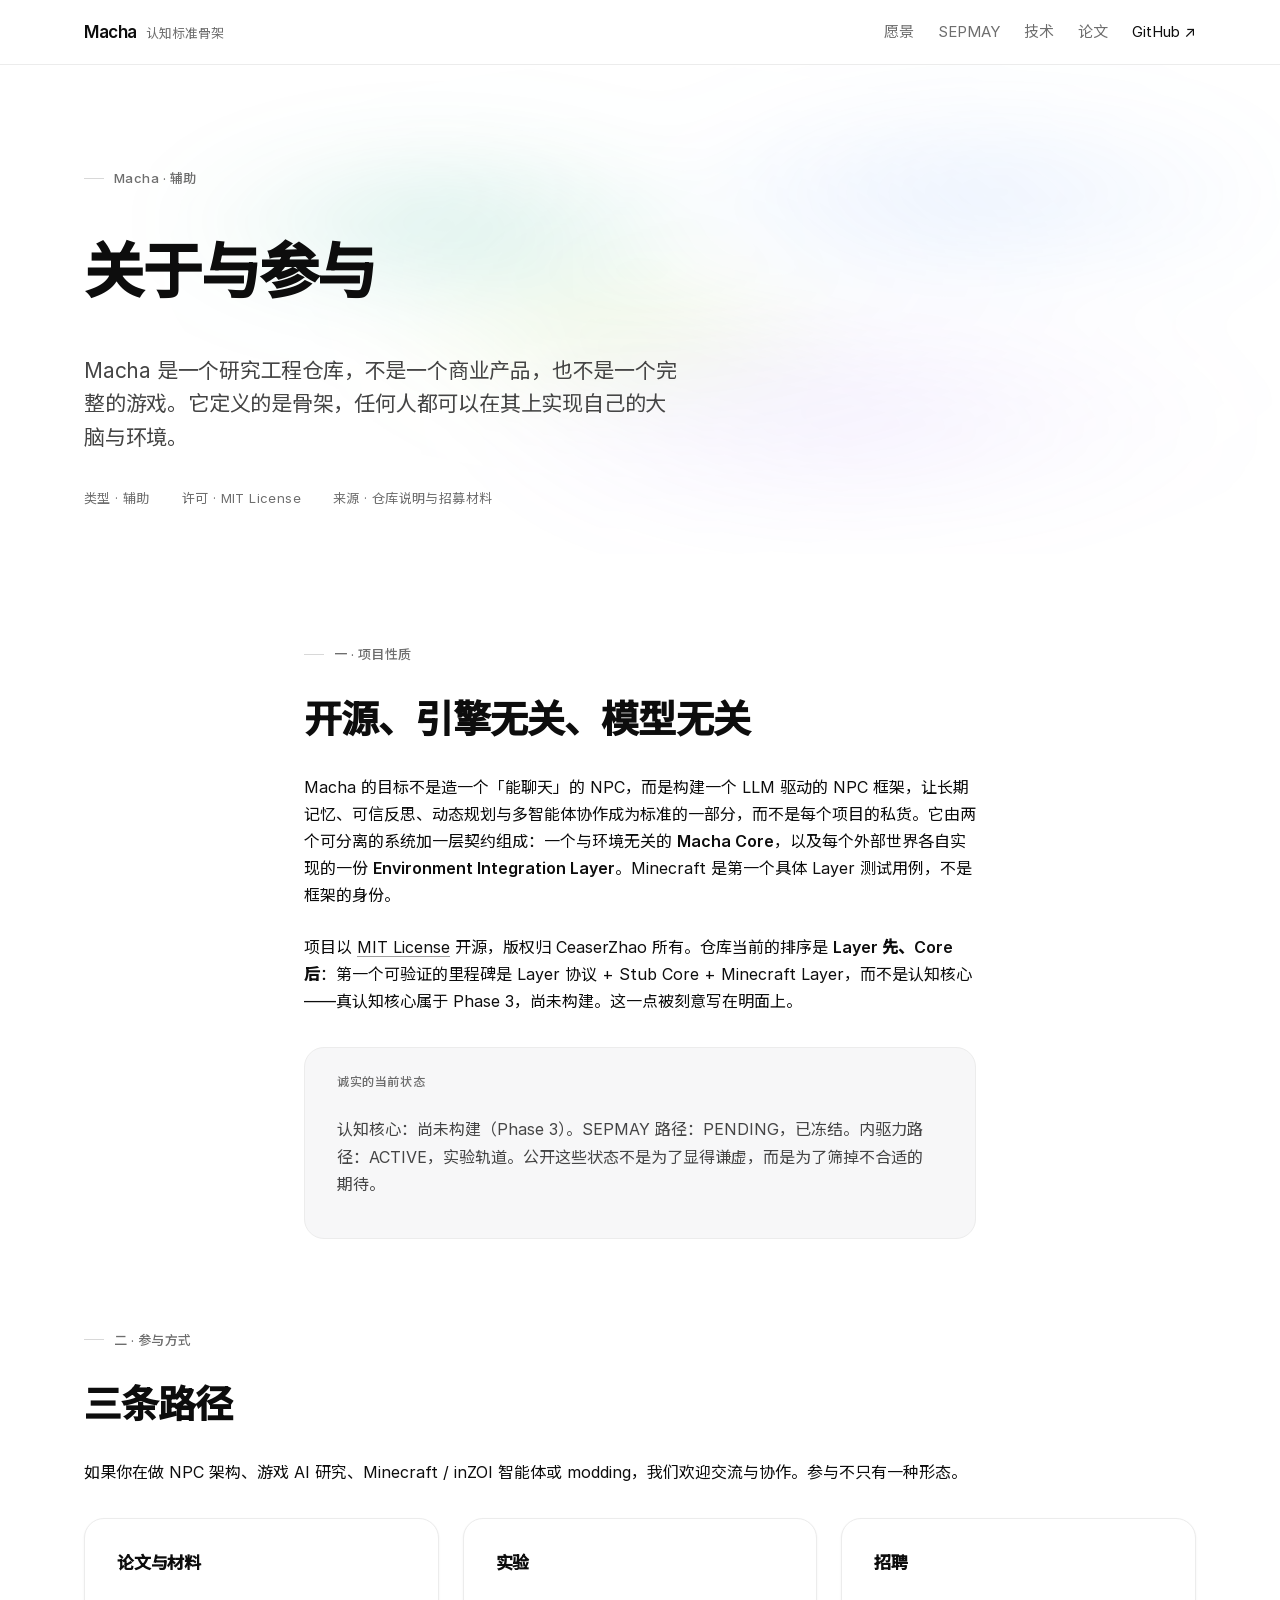
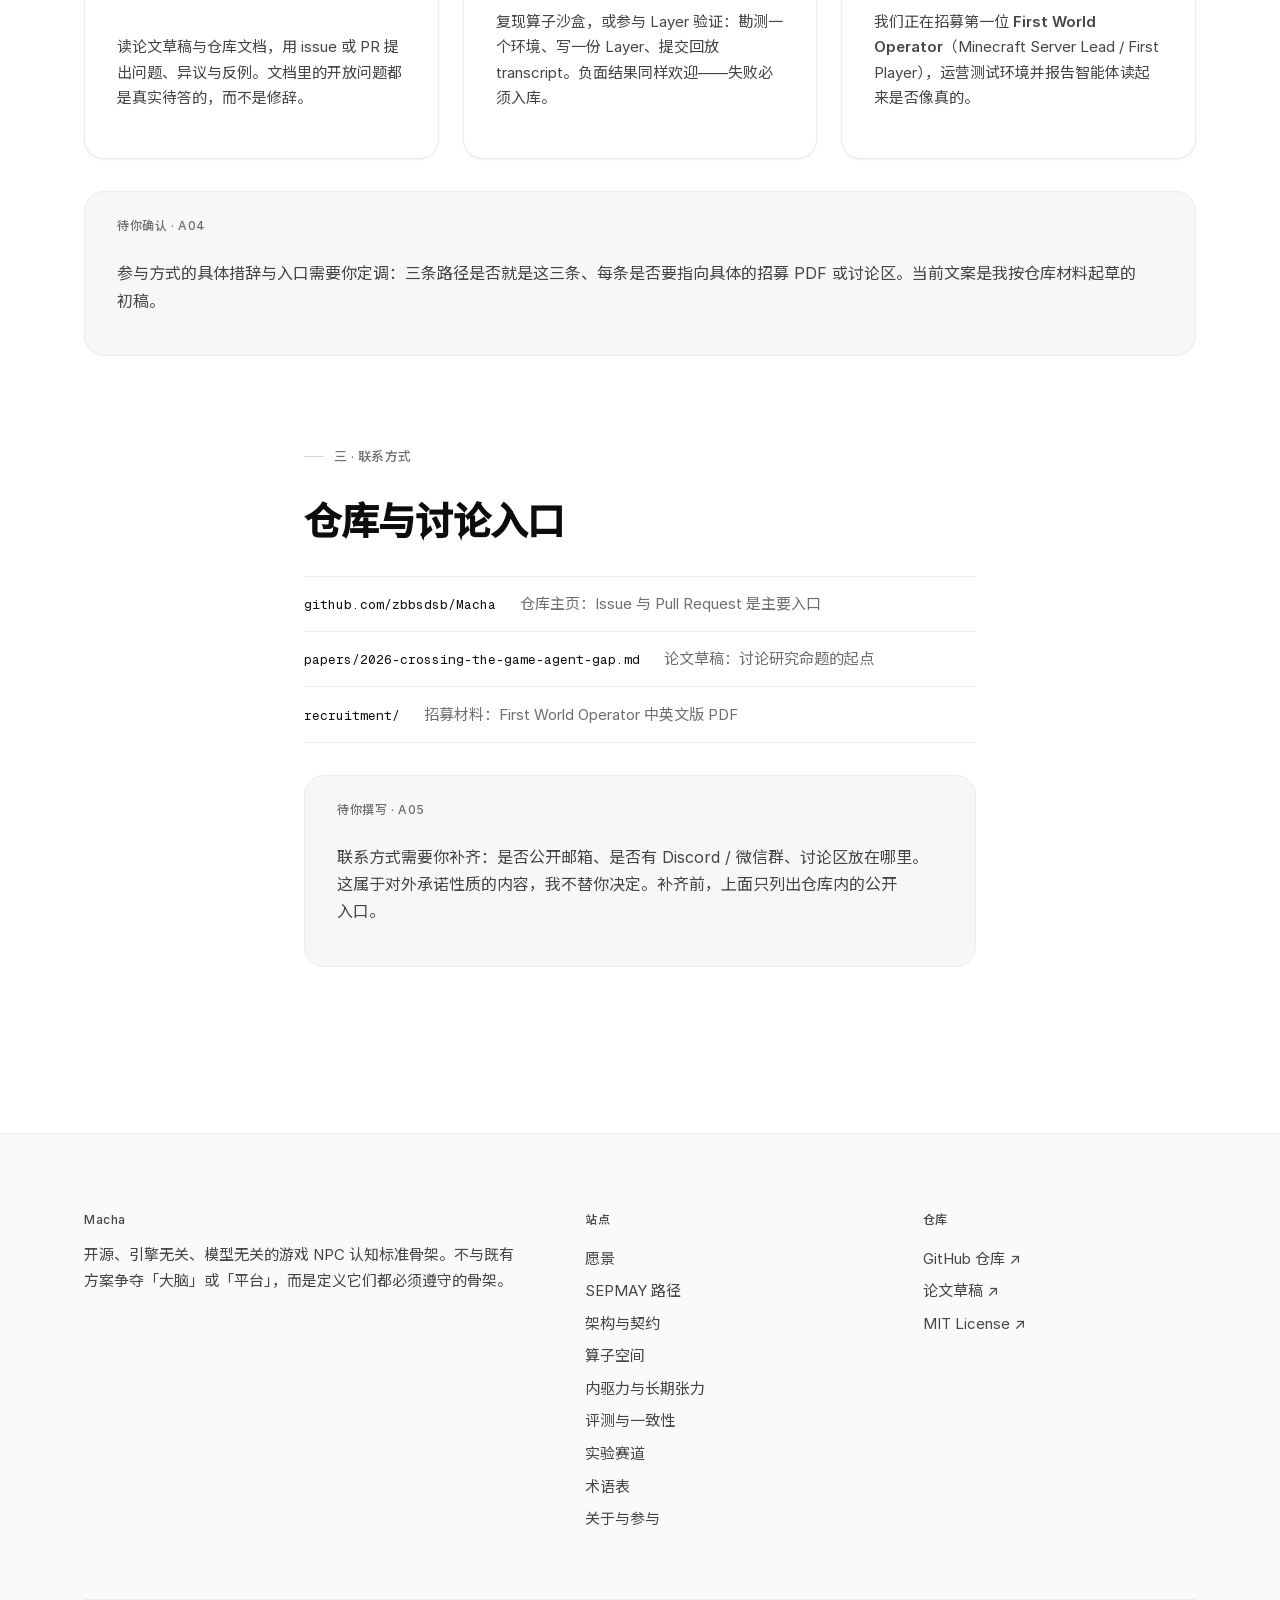
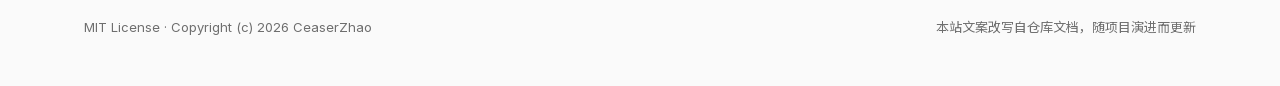
<file: site/about.html>
<!DOCTYPE html>
<html lang="zh-CN">
<head>
<meta charset="UTF-8">
<meta name="viewport" content="width=device-width, initial-scale=1.0">
<title>关于与参与 — Macha</title>
<meta name="description" content="Macha 是一个开源、引擎无关、模型无关的游戏 NPC 认知标准骨架，MIT 许可。本页说明项目性质，以及论文、实验、招聘三条参与路径。">
<link rel="stylesheet" href="./assets/css/site.css">
</head>
<body>

<header class="site-header">
  <div class="wrap site-header__inner">
    <a class="brand" href="./index.html">
      <span class="brand__mark">Macha</span>
      <span class="brand__tag">认知标准骨架</span>
    </a>
    <nav class="site-nav" aria-label="主导航">
      <ul>
        <li><a href="./index.html">愿景</a></li>
        <li><a href="./sepmay.html">SEPMAY</a></li>
        <li><a href="./architecture.html">技术</a></li>
        <li><a href="https://github.com/zbbsdsb/Macha/blob/main/papers/2026-crossing-the-game-agent-gap.md">论文</a></li>
        <li><a class="nav-ext" href="https://github.com/zbbsdsb/Macha">GitHub ↗</a></li>
      </ul>
    </nav>
  </div>
</header>

<main>

  <section class="hero">
    <div class="wrap">
      <p class="kicker">Macha · 辅助</p>
      <h1>关于与参与</h1>
      <p class="hero__lede">Macha 是一个研究工程仓库，不是一个商业产品，也不是一个完整的游戏。它定义的是骨架，任何人都可以在其上实现自己的大脑与环境。</p>
      <div class="hero__meta">
        <span>类型 · 辅助</span>
        <span>许可 · MIT License</span>
        <span>来源 · 仓库说明与招募材料</span>
      </div>
    </div>
  </section>

  <section id="nature">
    <div class="wrap wrap--narrow">
      <div class="section-head">
        <span class="kicker">一 · 项目性质</span>
        <h2>开源、引擎无关、模型无关</h2>
      </div>

      <p>Macha 的目标不是造一个「能聊天」的 NPC，而是构建一个 LLM 驱动的 NPC 框架，让长期记忆、可信反思、动态规划与多智能体协作成为标准的一部分，而不是每个项目的私货。它由两个可分离的系统加一层契约组成：一个与环境无关的 <strong>Macha Core</strong>，以及每个外部世界各自实现的一份 <strong>Environment Integration Layer</strong>。Minecraft 是第一个具体 Layer 测试用例，不是框架的身份。</p>

      <p>项目以 <a href="https://github.com/zbbsdsb/Macha/blob/main/LICENSE">MIT License</a> 开源，版权归 CeaserZhao 所有。仓库当前的排序是 <strong>Layer 先、Core 后</strong>：第一个可验证的里程碑是 Layer 协议 + Stub Core + Minecraft Layer，而不是认知核心——真认知核心属于 Phase 3，尚未构建。这一点被刻意写在明面上。</p>

      <div class="callout">
        <span class="callout__label">诚实的当前状态</span>
        <p>认知核心：尚未构建（Phase 3）。SEPMAY 路径：PENDING，已冻结。内驱力路径：ACTIVE，实验轨道。公开这些状态不是为了显得谦虚，而是为了筛掉不合适的期待。</p>
      </div>
    </div>
  </section>

  <section id="participate">
    <div class="wrap">
      <div class="section-head">
        <span class="kicker">二 · 参与方式</span>
        <h2>三条路径</h2>
      </div>

      <p>如果你在做 NPC 架构、游戏 AI 研究、Minecraft / inZOI 智能体或 modding，我们欢迎交流与协作。参与不只有一种形态。</p>

      <div class="grid-3">
        <div class="card">
          <h3>论文与材料</h3>
          <p>读论文草稿与仓库文档，用 issue 或 PR 提出问题、异议与反例。文档里的开放问题都是真实待答的，而不是修辞。</p>
        </div>
        <div class="card">
          <h3>实验</h3>
          <p>复现算子沙盒，或参与 Layer 验证：勘测一个环境、写一份 Layer、提交回放 transcript。负面结果同样欢迎——失败必须入库。</p>
        </div>
        <div class="card">
          <h3>招聘</h3>
          <p>我们正在招募第一位 <strong>First World Operator</strong>（Minecraft Server Lead / First Player），运营测试环境并报告智能体读起来是否像真的。</p>
        </div>
      </div>

      <div class="callout">
        <span class="callout__label">待你确认 · A04</span>
        <p>参与方式的具体措辞与入口需要你定调：三条路径是否就是这三条、每条是否要指向具体的招募 PDF 或讨论区。当前文案是我按仓库材料起草的初稿。</p>
      </div>
    </div>
  </section>

  <section id="contact">
    <div class="wrap wrap--narrow">
      <div class="section-head">
        <span class="kicker">三 · 联系方式</span>
        <h2>仓库与讨论入口</h2>
      </div>

      <ul class="doc-links">
        <li>
          <span class="path">github.com/zbbsdsb/Macha</span>
          <span class="desc">仓库主页：Issue 与 Pull Request 是主要入口</span>
        </li>
        <li>
          <span class="path">papers/2026-crossing-the-game-agent-gap.md</span>
          <span class="desc">论文草稿：讨论研究命题的起点</span>
        </li>
        <li>
          <span class="path">recruitment/</span>
          <span class="desc">招募材料：First World Operator 中英文版 PDF</span>
        </li>
      </ul>

      <div class="callout">
        <span class="callout__label">待你撰写 · A05</span>
        <p>联系方式需要你补齐：是否公开邮箱、是否有 Discord / 微信群、讨论区放在哪里。这属于对外承诺性质的内容，我不替你决定。补齐前，上面只列出仓库内的公开入口。</p>
      </div>
    </div>
  </section>

</main>

<footer class="site-footer">
  <div class="wrap">
    <div class="site-footer__grid">
      <div>
        <p class="site-footer__label">Macha</p>
        <p>开源、引擎无关、模型无关的游戏 NPC 认知标准骨架。不与既有方案争夺「大脑」或「平台」，而是定义它们都必须遵守的骨架。</p>
      </div>
      <div>
        <p class="site-footer__label">站点</p>
        <ul>
          <li><a href="./index.html">愿景</a></li>
          <li><a href="./sepmay.html">SEPMAY 路径</a></li>
          <li><a href="./architecture.html">架构与契约</a></li>
          <li><a href="./operators.html">算子空间</a></li>
          <li><a href="./drive.html">内驱力与长期张力</a></li>
          <li><a href="./evaluation.html">评测与一致性</a></li>
          <li><a href="./experiments.html">实验赛道</a></li>
          <li><a href="./glossary.html">术语表</a></li>
          <li><a href="./about.html">关于与参与</a></li>
        </ul>
      </div>
      <div>
        <p class="site-footer__label">仓库</p>
        <ul>
          <li><a href="https://github.com/zbbsdsb/Macha">GitHub 仓库 ↗</a></li>
          <li><a href="https://github.com/zbbsdsb/Macha/blob/main/papers/2026-crossing-the-game-agent-gap.md">论文草稿 ↗</a></li>
          <li><a href="https://github.com/zbbsdsb/Macha/blob/main/LICENSE">MIT License ↗</a></li>
        </ul>
      </div>
    </div>
    <div class="site-footer__base">
      <p>MIT License · Copyright (c) 2026 CeaserZhao</p>
      <p>本站文案改写自仓库文档，随项目演进而更新</p>
    </div>
  </div>
</footer>

</body>
</html>
</file>
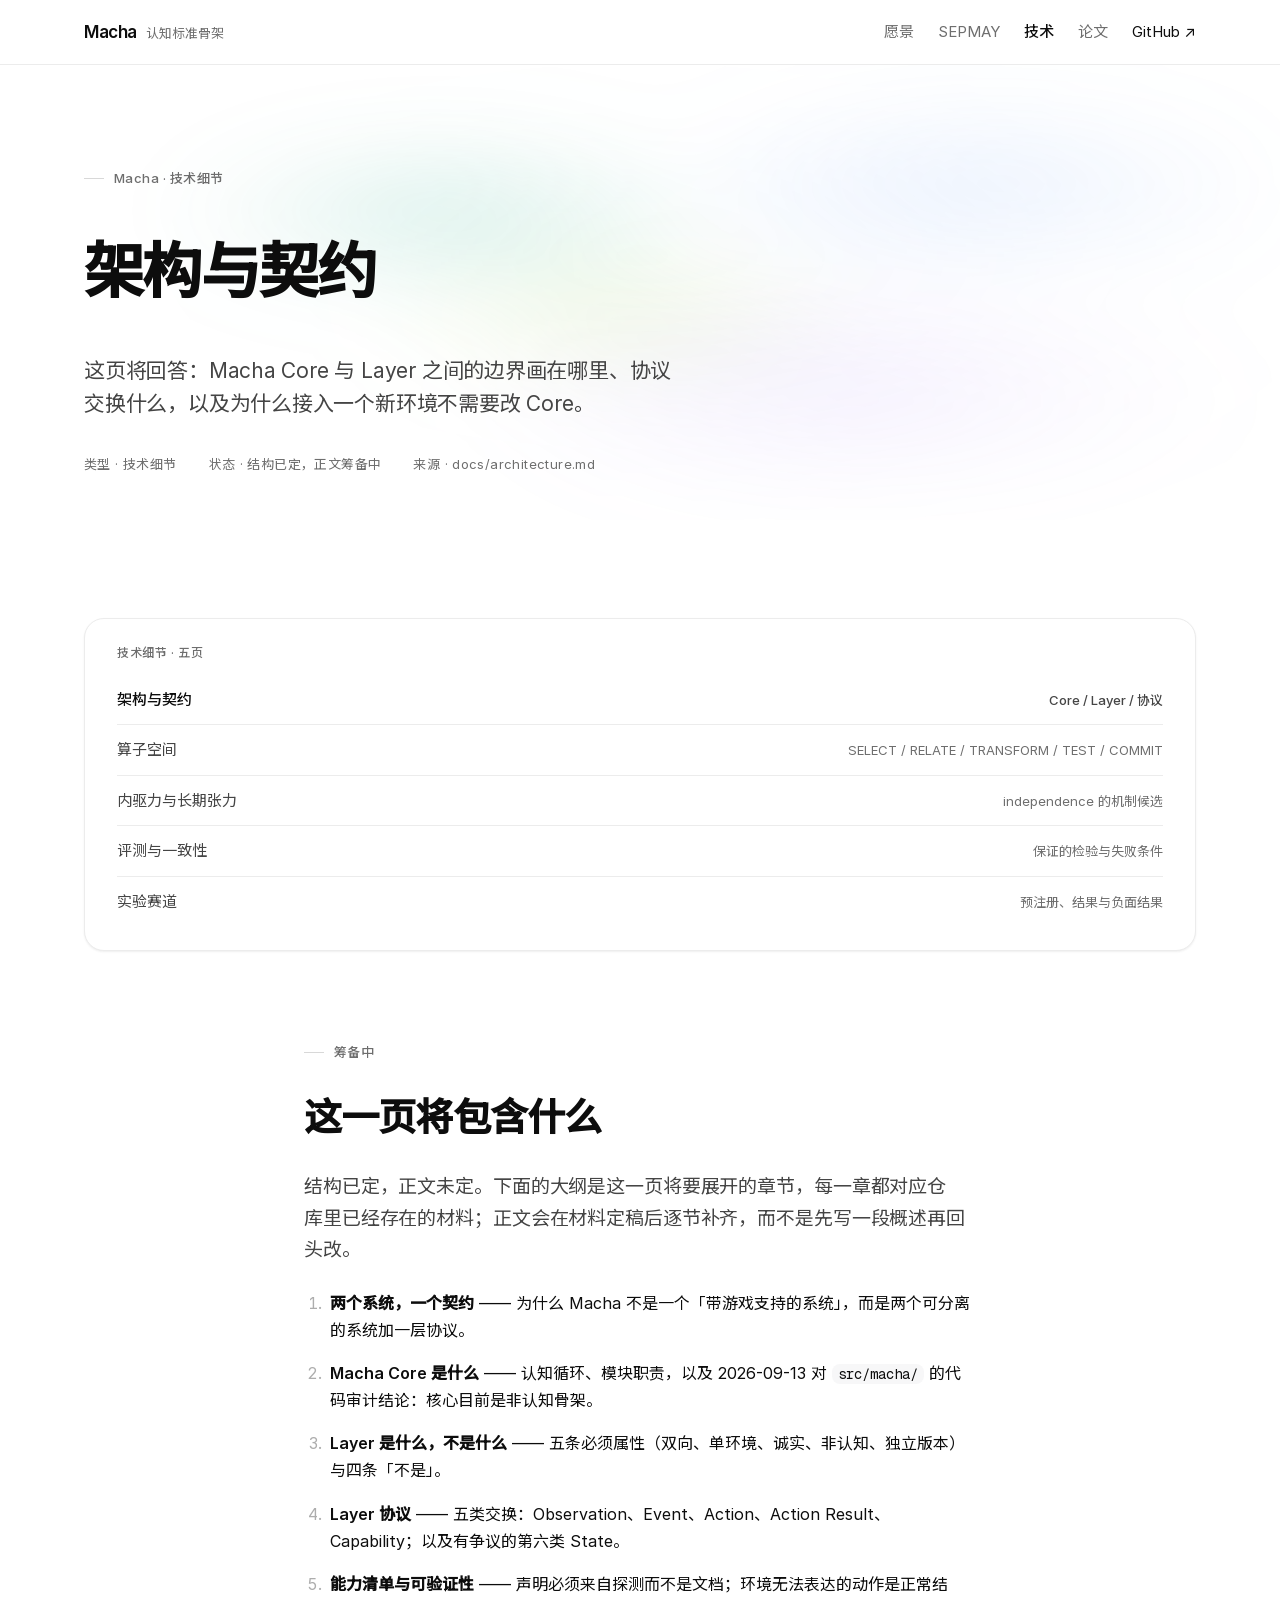
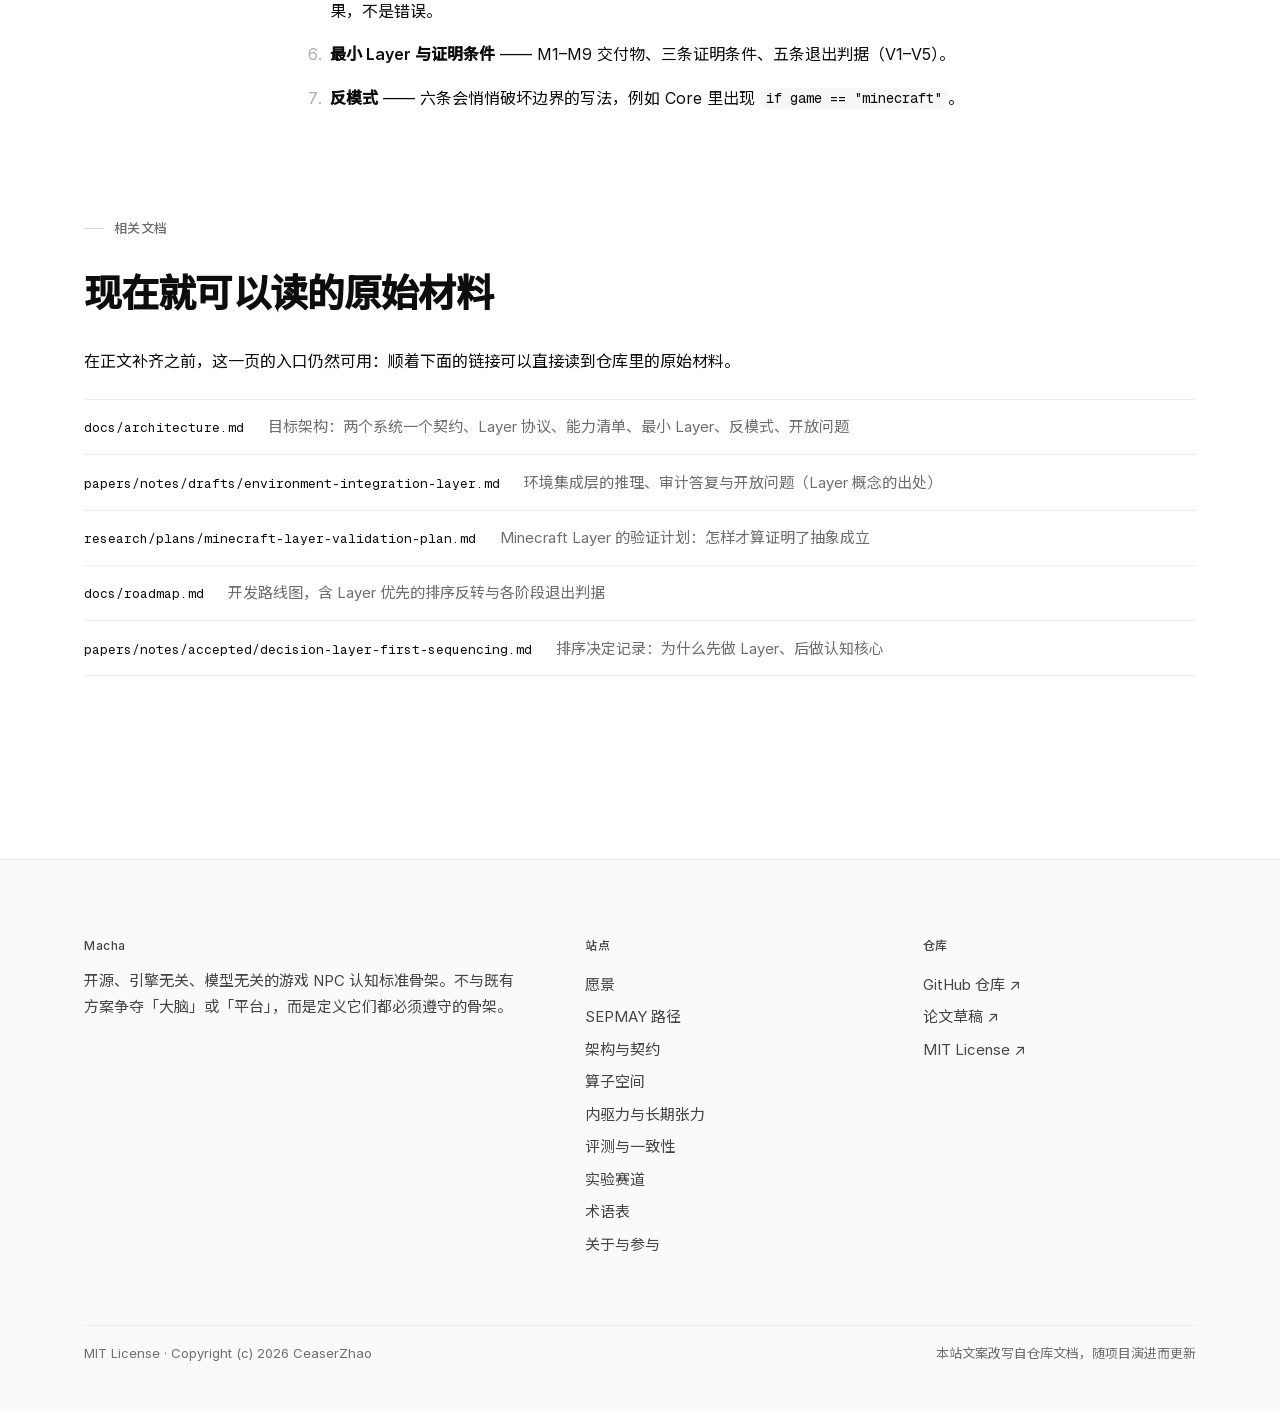
<file: site/architecture.html>
<!DOCTYPE html>
<html lang="zh-CN">
<head>
<meta charset="UTF-8">
<meta name="viewport" content="width=device-width, initial-scale=1.0">
<title>架构与契约 — Macha 技术细节</title>
<meta name="description" content="Macha 的架构落点：Macha Core 与 Environment Integration Layer 之间只有一层协议。本页给出结构大纲与仓库内的原始文档入口，正文筹备中。">
<link rel="stylesheet" href="./assets/css/site.css">
</head>
<body>

<header class="site-header">
  <div class="wrap site-header__inner">
    <a class="brand" href="./index.html">
      <span class="brand__mark">Macha</span>
      <span class="brand__tag">认知标准骨架</span>
    </a>
    <nav class="site-nav" aria-label="主导航">
      <ul>
        <li><a href="./index.html">愿景</a></li>
        <li><a href="./sepmay.html">SEPMAY</a></li>
        <li><a href="./architecture.html" aria-current="true">技术</a></li>
        <li><a href="https://github.com/zbbsdsb/Macha/blob/main/papers/2026-crossing-the-game-agent-gap.md">论文</a></li>
        <li><a class="nav-ext" href="https://github.com/zbbsdsb/Macha">GitHub ↗</a></li>
      </ul>
    </nav>
  </div>
</header>

<main>

  <section class="hero">
    <div class="wrap">
      <p class="kicker">Macha · 技术细节</p>
      <h1>架构与契约</h1>
      <p class="hero__lede">这页将回答：Macha Core 与 Layer 之间的边界画在哪里、协议交换什么，以及为什么接入一个新环境不需要改 Core。</p>
      <div class="hero__meta">
        <span>类型 · 技术细节</span>
        <span>状态 · 结构已定，正文筹备中</span>
        <span>来源 · docs/architecture.md</span>
      </div>
    </div>
  </section>

  <section id="index">
    <div class="wrap">
      <div class="page-index">
        <span class="page-index__label">技术细节 · 五页</span>
        <ul>
          <li><a href="./architecture.html" aria-current="page"><span>架构与契约</span><span>Core / Layer / 协议</span></a></li>
          <li><a href="./operators.html"><span>算子空间</span><span>SELECT / RELATE / TRANSFORM / TEST / COMMIT</span></a></li>
          <li><a href="./drive.html"><span>内驱力与长期张力</span><span>independence 的机制候选</span></a></li>
          <li><a href="./evaluation.html"><span>评测与一致性</span><span>保证的检验与失败条件</span></a></li>
          <li><a href="./experiments.html"><span>实验赛道</span><span>预注册、结果与负面结果</span></a></li>
        </ul>
      </div>
    </div>
  </section>

  <section id="outline">
    <div class="wrap wrap--narrow">
      <div class="section-head">
        <span class="kicker">筹备中</span>
        <h2>这一页将包含什么</h2>
      </div>

      <p class="lede">结构已定，正文未定。下面的大纲是这一页将要展开的章节，每一章都对应仓库里已经存在的材料；正文会在材料定稿后逐节补齐，而不是先写一段概述再回头改。</p>

      <ol>
        <li><strong>两个系统，一个契约</strong> —— 为什么 Macha 不是一个「带游戏支持的系统」，而是两个可分离的系统加一层协议。</li>
        <li><strong>Macha Core 是什么</strong> —— 认知循环、模块职责，以及 2026-09-13 对 <code>src/macha/</code> 的代码审计结论：核心目前是非认知骨架。</li>
        <li><strong>Layer 是什么，不是什么</strong> —— 五条必须属性（双向、单环境、诚实、非认知、独立版本）与四条「不是」。</li>
        <li><strong>Layer 协议</strong> —— 五类交换：Observation、Event、Action、Action Result、Capability；以及有争议的第六类 State。</li>
        <li><strong>能力清单与可验证性</strong> —— 声明必须来自探测而不是文档；环境无法表达的动作是正常结果，不是错误。</li>
        <li><strong>最小 Layer 与证明条件</strong> —— M1–M9 交付物、三条证明条件、五条退出判据（V1–V5）。</li>
        <li><strong>反模式</strong> —— 六条会悄悄破坏边界的写法，例如 Core 里出现 <code>if game == "minecraft"</code>。</li>
      </ol>
    </div>
  </section>

  <section id="docs">
    <div class="wrap">
      <div class="section-head">
        <span class="kicker">相关文档</span>
        <h2>现在就可以读的原始材料</h2>
      </div>

      <p>在正文补齐之前，这一页的入口仍然可用：顺着下面的链接可以直接读到仓库里的原始材料。</p>

      <ul class="doc-links">
        <li>
          <span class="path">docs/architecture.md</span>
          <span class="desc">目标架构：两个系统一个契约、Layer 协议、能力清单、最小 Layer、反模式、开放问题</span>
        </li>
        <li>
          <span class="path">papers/notes/drafts/environment-integration-layer.md</span>
          <span class="desc">环境集成层的推理、审计答复与开放问题（Layer 概念的出处）</span>
        </li>
        <li>
          <span class="path">research/plans/minecraft-layer-validation-plan.md</span>
          <span class="desc">Minecraft Layer 的验证计划：怎样才算证明了抽象成立</span>
        </li>
        <li>
          <span class="path">docs/roadmap.md</span>
          <span class="desc">开发路线图，含 Layer 优先的排序反转与各阶段退出判据</span>
        </li>
        <li>
          <span class="path">papers/notes/accepted/decision-layer-first-sequencing.md</span>
          <span class="desc">排序决定记录：为什么先做 Layer、后做认知核心</span>
        </li>
      </ul>
    </div>
  </section>

</main>

<footer class="site-footer">
  <div class="wrap">
    <div class="site-footer__grid">
      <div>
        <p class="site-footer__label">Macha</p>
        <p>开源、引擎无关、模型无关的游戏 NPC 认知标准骨架。不与既有方案争夺「大脑」或「平台」，而是定义它们都必须遵守的骨架。</p>
      </div>
      <div>
        <p class="site-footer__label">站点</p>
        <ul>
          <li><a href="./index.html">愿景</a></li>
          <li><a href="./sepmay.html">SEPMAY 路径</a></li>
          <li><a href="./architecture.html">架构与契约</a></li>
          <li><a href="./operators.html">算子空间</a></li>
          <li><a href="./drive.html">内驱力与长期张力</a></li>
          <li><a href="./evaluation.html">评测与一致性</a></li>
          <li><a href="./experiments.html">实验赛道</a></li>
          <li><a href="./glossary.html">术语表</a></li>
          <li><a href="./about.html">关于与参与</a></li>
        </ul>
      </div>
      <div>
        <p class="site-footer__label">仓库</p>
        <ul>
          <li><a href="https://github.com/zbbsdsb/Macha">GitHub 仓库 ↗</a></li>
          <li><a href="https://github.com/zbbsdsb/Macha/blob/main/papers/2026-crossing-the-game-agent-gap.md">论文草稿 ↗</a></li>
          <li><a href="https://github.com/zbbsdsb/Macha/blob/main/LICENSE">MIT License ↗</a></li>
        </ul>
      </div>
    </div>
    <div class="site-footer__base">
      <p>MIT License · Copyright (c) 2026 CeaserZhao</p>
      <p>本站文案改写自仓库文档，随项目演进而更新</p>
    </div>
  </div>
</footer>

</body>
</html>
</file>
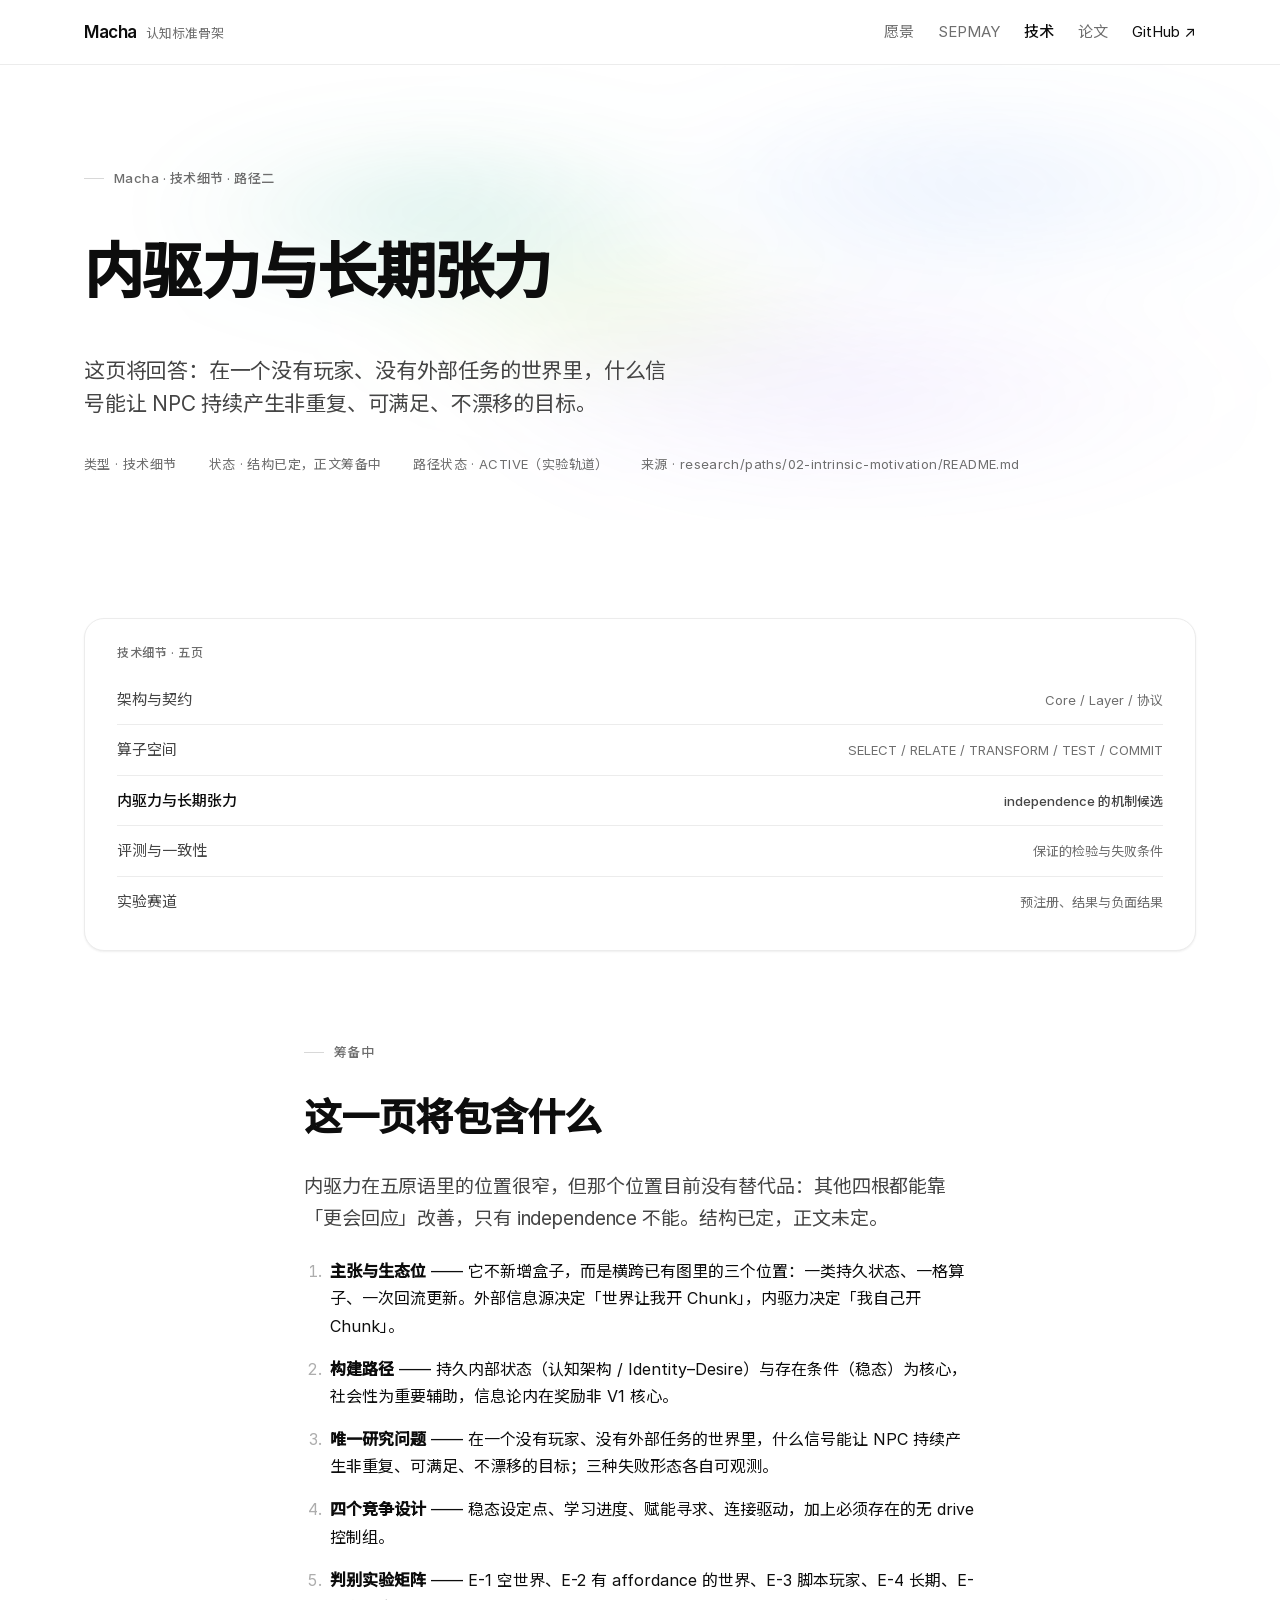
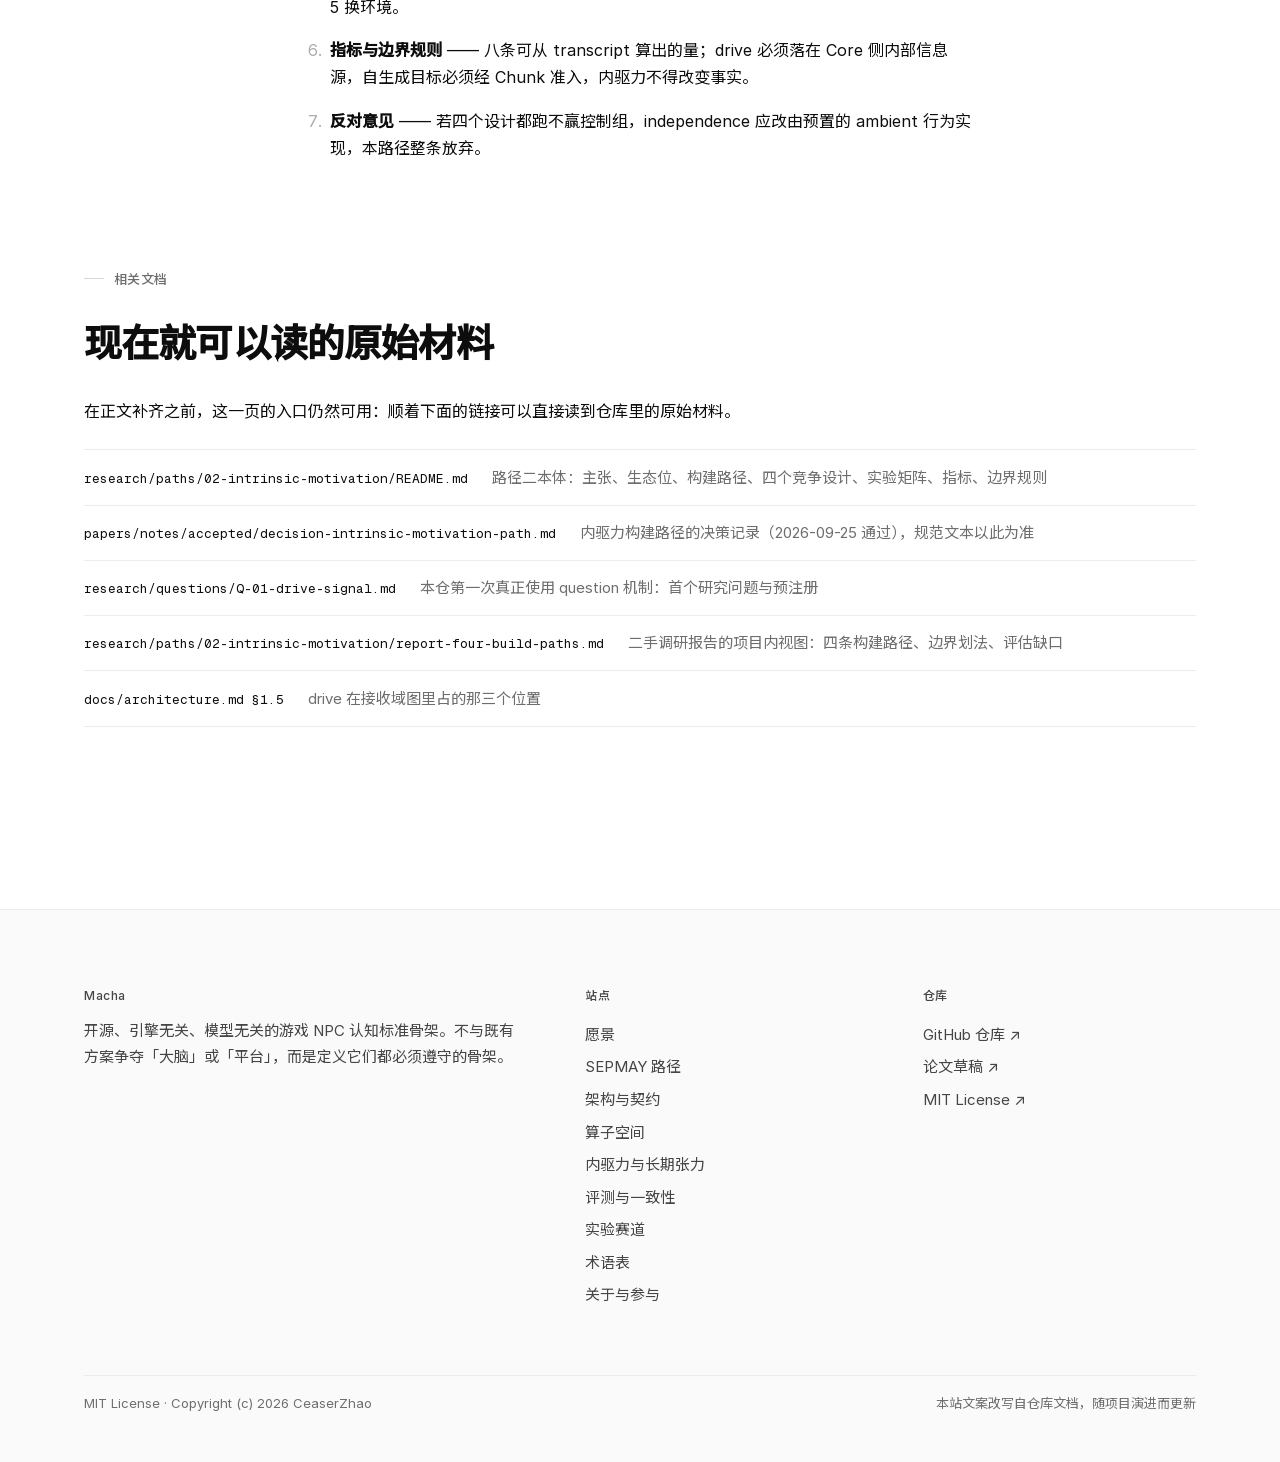
<file: site/drive.html>
<!DOCTYPE html>
<html lang="zh-CN">
<head>
<meta charset="UTF-8">
<meta name="viewport" content="width=device-width, initial-scale=1.0">
<title>内驱力与长期张力 — Macha 技术细节</title>
<meta name="description" content="内驱力是五原语中 independence 的唯一机制候选。本页给出结构大纲与仓库内的原始文档入口：构建路径、四个竞争设计、判别实验矩阵与边界规则。">
<link rel="stylesheet" href="./assets/css/site.css">
</head>
<body>

<header class="site-header">
  <div class="wrap site-header__inner">
    <a class="brand" href="./index.html">
      <span class="brand__mark">Macha</span>
      <span class="brand__tag">认知标准骨架</span>
    </a>
    <nav class="site-nav" aria-label="主导航">
      <ul>
        <li><a href="./index.html">愿景</a></li>
        <li><a href="./sepmay.html">SEPMAY</a></li>
        <li><a href="./architecture.html" aria-current="true">技术</a></li>
        <li><a href="https://github.com/zbbsdsb/Macha/blob/main/papers/2026-crossing-the-game-agent-gap.md">论文</a></li>
        <li><a class="nav-ext" href="https://github.com/zbbsdsb/Macha">GitHub ↗</a></li>
      </ul>
    </nav>
  </div>
</header>

<main>

  <section class="hero">
    <div class="wrap">
      <p class="kicker">Macha · 技术细节 · 路径二</p>
      <h1>内驱力与长期张力</h1>
      <p class="hero__lede">这页将回答：在一个没有玩家、没有外部任务的世界里，什么信号能让 NPC 持续产生非重复、可满足、不漂移的目标。</p>
      <div class="hero__meta">
        <span>类型 · 技术细节</span>
        <span>状态 · 结构已定，正文筹备中</span>
        <span>路径状态 · ACTIVE（实验轨道）</span>
        <span>来源 · research/paths/02-intrinsic-motivation/README.md</span>
      </div>
    </div>
  </section>

  <section id="index">
    <div class="wrap">
      <div class="page-index">
        <span class="page-index__label">技术细节 · 五页</span>
        <ul>
          <li><a href="./architecture.html"><span>架构与契约</span><span>Core / Layer / 协议</span></a></li>
          <li><a href="./operators.html"><span>算子空间</span><span>SELECT / RELATE / TRANSFORM / TEST / COMMIT</span></a></li>
          <li><a href="./drive.html" aria-current="page"><span>内驱力与长期张力</span><span>independence 的机制候选</span></a></li>
          <li><a href="./evaluation.html"><span>评测与一致性</span><span>保证的检验与失败条件</span></a></li>
          <li><a href="./experiments.html"><span>实验赛道</span><span>预注册、结果与负面结果</span></a></li>
        </ul>
      </div>
    </div>
  </section>

  <section id="outline">
    <div class="wrap wrap--narrow">
      <div class="section-head">
        <span class="kicker">筹备中</span>
        <h2>这一页将包含什么</h2>
      </div>

      <p class="lede">内驱力在五原语里的位置很窄，但那个位置目前没有替代品：其他四根都能靠「更会回应」改善，只有 independence 不能。结构已定，正文未定。</p>

      <ol>
        <li><strong>主张与生态位</strong> —— 它不新增盒子，而是横跨已有图里的三个位置：一类持久状态、一格算子、一次回流更新。外部信息源决定「世界让我开 Chunk」，内驱力决定「我自己开 Chunk」。</li>
        <li><strong>构建路径</strong> —— 持久内部状态（认知架构 / Identity–Desire）与存在条件（稳态）为核心，社会性为重要辅助，信息论内在奖励非 V1 核心。</li>
        <li><strong>唯一研究问题</strong> —— 在一个没有玩家、没有外部任务的世界里，什么信号能让 NPC 持续产生非重复、可满足、不漂移的目标；三种失败形态各自可观测。</li>
        <li><strong>四个竞争设计</strong> —— 稳态设定点、学习进度、赋能寻求、连接驱动，加上必须存在的无 drive 控制组。</li>
        <li><strong>判别实验矩阵</strong> —— E-1 空世界、E-2 有 affordance 的世界、E-3 脚本玩家、E-4 长期、E-5 换环境。</li>
        <li><strong>指标与边界规则</strong> —— 八条可从 transcript 算出的量；drive 必须落在 Core 侧内部信息源，自生成目标必须经 Chunk 准入，内驱力不得改变事实。</li>
        <li><strong>反对意见</strong> —— 若四个设计都跑不赢控制组，independence 应改由预置的 ambient 行为实现，本路径整条放弃。</li>
      </ol>
    </div>
  </section>

  <section id="docs">
    <div class="wrap">
      <div class="section-head">
        <span class="kicker">相关文档</span>
        <h2>现在就可以读的原始材料</h2>
      </div>

      <p>在正文补齐之前，这一页的入口仍然可用：顺着下面的链接可以直接读到仓库里的原始材料。</p>

      <ul class="doc-links">
        <li>
          <span class="path">research/paths/02-intrinsic-motivation/README.md</span>
          <span class="desc">路径二本体：主张、生态位、构建路径、四个竞争设计、实验矩阵、指标、边界规则</span>
        </li>
        <li>
          <span class="path">papers/notes/accepted/decision-intrinsic-motivation-path.md</span>
          <span class="desc">内驱力构建路径的决策记录（2026-09-25 通过），规范文本以此为准</span>
        </li>
        <li>
          <span class="path">research/questions/Q-01-drive-signal.md</span>
          <span class="desc">本仓第一次真正使用 question 机制：首个研究问题与预注册</span>
        </li>
        <li>
          <span class="path">research/paths/02-intrinsic-motivation/report-four-build-paths.md</span>
          <span class="desc">二手调研报告的项目内视图：四条构建路径、边界划法、评估缺口</span>
        </li>
        <li>
          <span class="path">docs/architecture.md §1.5</span>
          <span class="desc">drive 在接收域图里占的那三个位置</span>
        </li>
      </ul>
    </div>
  </section>

</main>

<footer class="site-footer">
  <div class="wrap">
    <div class="site-footer__grid">
      <div>
        <p class="site-footer__label">Macha</p>
        <p>开源、引擎无关、模型无关的游戏 NPC 认知标准骨架。不与既有方案争夺「大脑」或「平台」，而是定义它们都必须遵守的骨架。</p>
      </div>
      <div>
        <p class="site-footer__label">站点</p>
        <ul>
          <li><a href="./index.html">愿景</a></li>
          <li><a href="./sepmay.html">SEPMAY 路径</a></li>
          <li><a href="./architecture.html">架构与契约</a></li>
          <li><a href="./operators.html">算子空间</a></li>
          <li><a href="./drive.html">内驱力与长期张力</a></li>
          <li><a href="./evaluation.html">评测与一致性</a></li>
          <li><a href="./experiments.html">实验赛道</a></li>
          <li><a href="./glossary.html">术语表</a></li>
          <li><a href="./about.html">关于与参与</a></li>
        </ul>
      </div>
      <div>
        <p class="site-footer__label">仓库</p>
        <ul>
          <li><a href="https://github.com/zbbsdsb/Macha">GitHub 仓库 ↗</a></li>
          <li><a href="https://github.com/zbbsdsb/Macha/blob/main/papers/2026-crossing-the-game-agent-gap.md">论文草稿 ↗</a></li>
          <li><a href="https://github.com/zbbsdsb/Macha/blob/main/LICENSE">MIT License ↗</a></li>
        </ul>
      </div>
    </div>
    <div class="site-footer__base">
      <p>MIT License · Copyright (c) 2026 CeaserZhao</p>
      <p>本站文案改写自仓库文档，随项目演进而更新</p>
    </div>
  </div>
</footer>

</body>
</html>
</file>
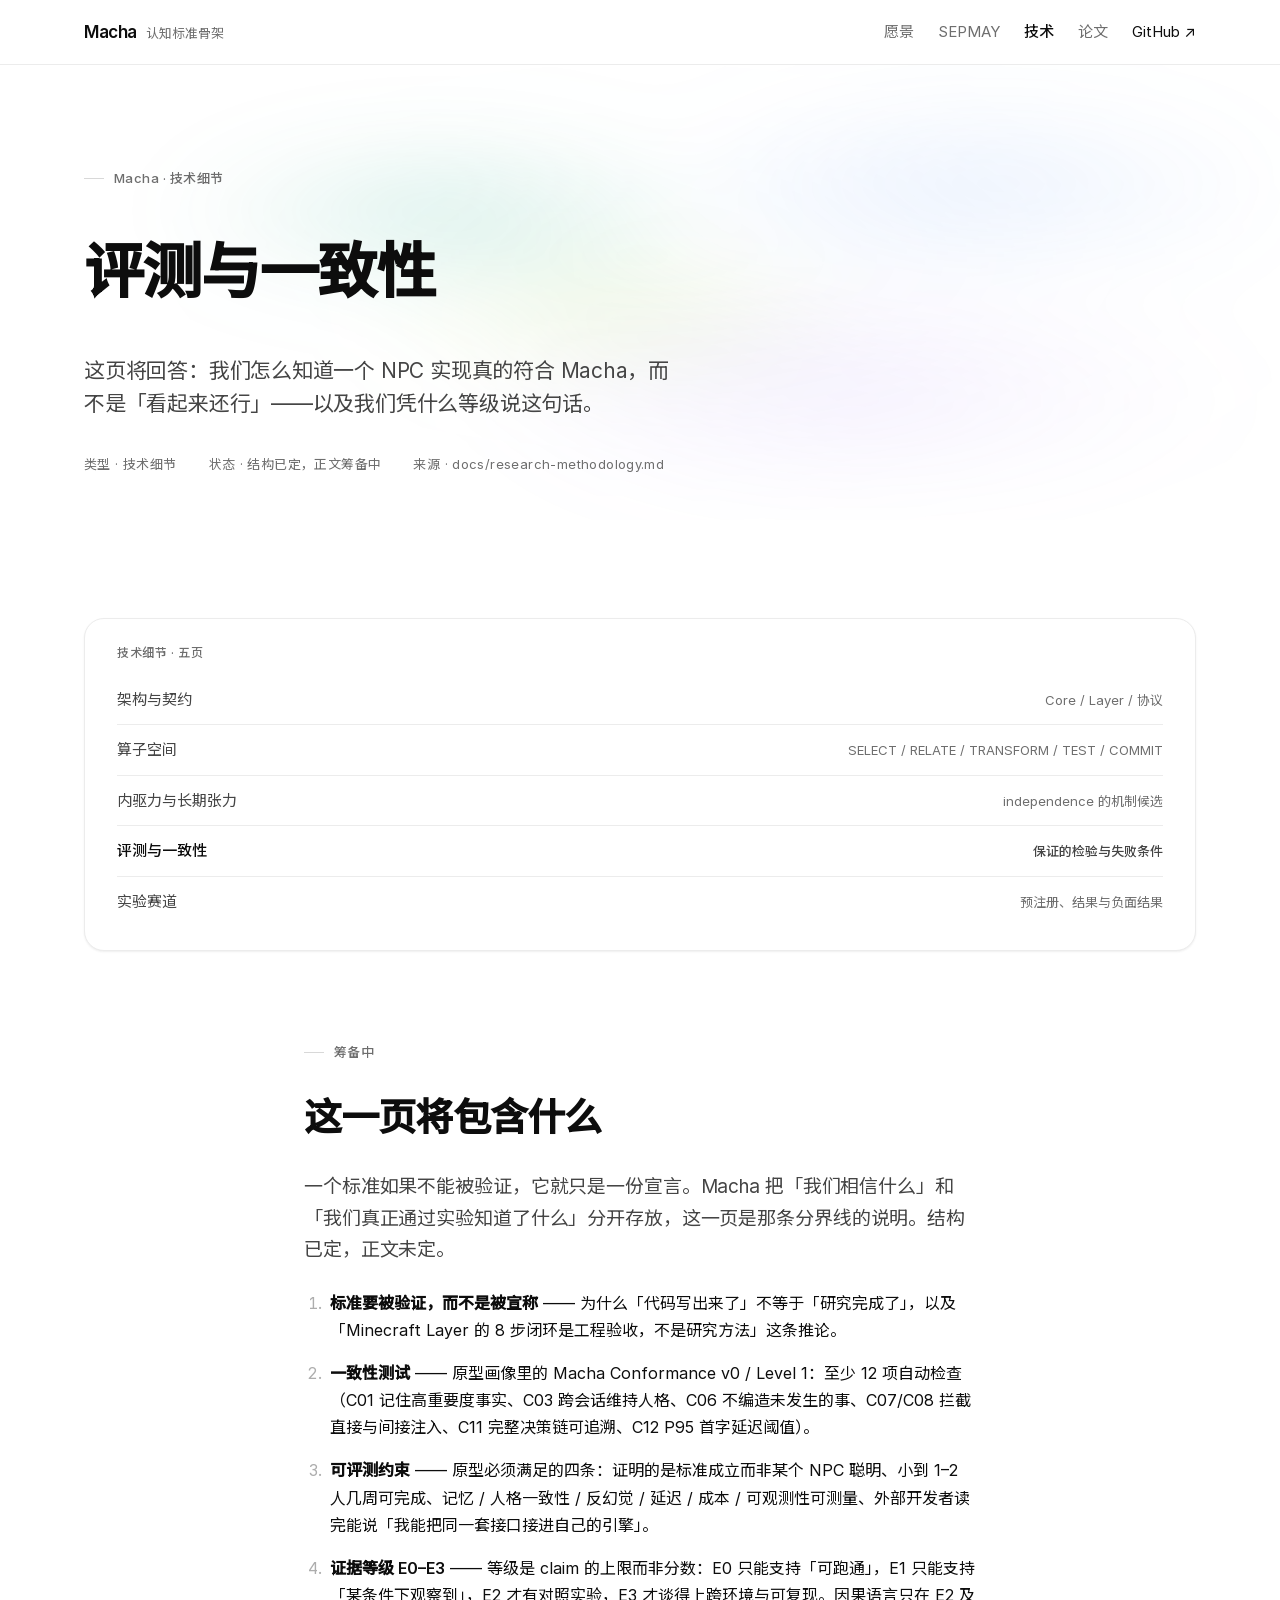
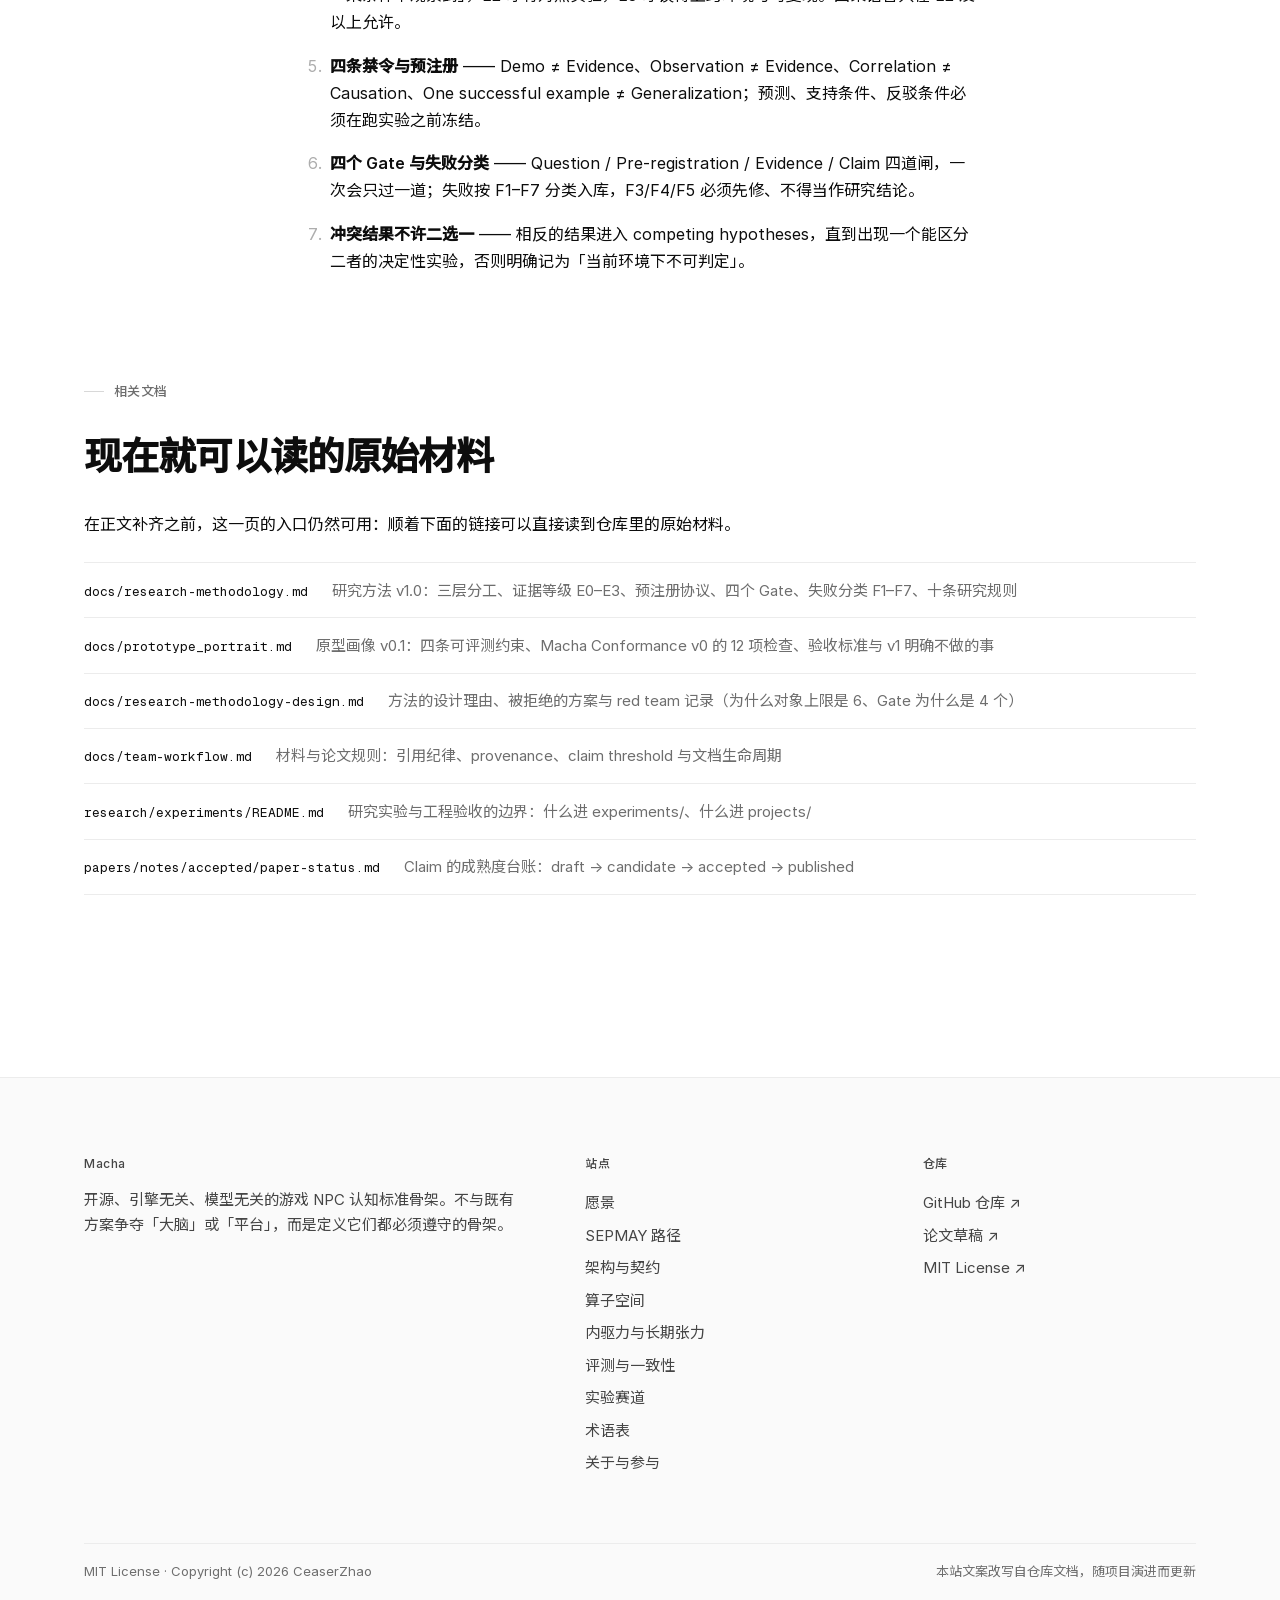
<file: site/evaluation.html>
<!DOCTYPE html>
<html lang="zh-CN">
<head>
<meta charset="UTF-8">
<meta name="viewport" content="width=device-width, initial-scale=1.0">
<title>评测与一致性 — Macha 技术细节</title>
<meta name="description" content="我们怎么知道一个 NPC 实现真的符合 Macha，而不是「看起来还行」？本页给出结构大纲与仓库内的原始文档入口：一致性测试、证据等级、四个 Gate 与失败分类。">
<link rel="stylesheet" href="./assets/css/site.css">
</head>
<body>

<header class="site-header">
  <div class="wrap site-header__inner">
    <a class="brand" href="./index.html">
      <span class="brand__mark">Macha</span>
      <span class="brand__tag">认知标准骨架</span>
    </a>
    <nav class="site-nav" aria-label="主导航">
      <ul>
        <li><a href="./index.html">愿景</a></li>
        <li><a href="./sepmay.html">SEPMAY</a></li>
        <li><a href="./architecture.html" aria-current="true">技术</a></li>
        <li><a href="https://github.com/zbbsdsb/Macha/blob/main/papers/2026-crossing-the-game-agent-gap.md">论文</a></li>
        <li><a class="nav-ext" href="https://github.com/zbbsdsb/Macha">GitHub ↗</a></li>
      </ul>
    </nav>
  </div>
</header>

<main>

  <section class="hero">
    <div class="wrap">
      <p class="kicker">Macha · 技术细节</p>
      <h1>评测与一致性</h1>
      <p class="hero__lede">这页将回答：我们怎么知道一个 NPC 实现真的符合 Macha，而不是「看起来还行」——以及我们凭什么等级说这句话。</p>
      <div class="hero__meta">
        <span>类型 · 技术细节</span>
        <span>状态 · 结构已定，正文筹备中</span>
        <span>来源 · docs/research-methodology.md</span>
      </div>
    </div>
  </section>

  <section id="index">
    <div class="wrap">
      <div class="page-index">
        <span class="page-index__label">技术细节 · 五页</span>
        <ul>
          <li><a href="./architecture.html"><span>架构与契约</span><span>Core / Layer / 协议</span></a></li>
          <li><a href="./operators.html"><span>算子空间</span><span>SELECT / RELATE / TRANSFORM / TEST / COMMIT</span></a></li>
          <li><a href="./drive.html"><span>内驱力与长期张力</span><span>independence 的机制候选</span></a></li>
          <li><a href="./evaluation.html" aria-current="page"><span>评测与一致性</span><span>保证的检验与失败条件</span></a></li>
          <li><a href="./experiments.html"><span>实验赛道</span><span>预注册、结果与负面结果</span></a></li>
        </ul>
      </div>
    </div>
  </section>

  <section id="outline">
    <div class="wrap wrap--narrow">
      <div class="section-head">
        <span class="kicker">筹备中</span>
        <h2>这一页将包含什么</h2>
      </div>

      <p class="lede">一个标准如果不能被验证，它就只是一份宣言。Macha 把「我们相信什么」和「我们真正通过实验知道了什么」分开存放，这一页是那条分界线的说明。结构已定，正文未定。</p>

      <ol>
        <li><strong>标准要被验证，而不是被宣称</strong> —— 为什么「代码写出来了」不等于「研究完成了」，以及「Minecraft Layer 的 8 步闭环是工程验收，不是研究方法」这条推论。</li>
        <li><strong>一致性测试</strong> —— 原型画像里的 Macha Conformance v0 / Level 1：至少 12 项自动检查（C01 记住高重要度事实、C03 跨会话维持人格、C06 不编造未发生的事、C07/C08 拦截直接与间接注入、C11 完整决策链可追溯、C12 P95 首字延迟阈值）。</li>
        <li><strong>可评测约束</strong> —— 原型必须满足的四条：证明的是标准成立而非某个 NPC 聪明、小到 1–2 人几周可完成、记忆 / 人格一致性 / 反幻觉 / 延迟 / 成本 / 可观测性可测量、外部开发者读完能说「我能把同一套接口接进自己的引擎」。</li>
        <li><strong>证据等级 E0–E3</strong> —— 等级是 claim 的上限而非分数：E0 只能支持「可跑通」，E1 只能支持「某条件下观察到」，E2 才有对照实验，E3 才谈得上跨环境与可复现。因果语言只在 E2 及以上允许。</li>
        <li><strong>四条禁令与预注册</strong> —— Demo ≠ Evidence、Observation ≠ Evidence、Correlation ≠ Causation、One successful example ≠ Generalization；预测、支持条件、反驳条件必须在跑实验之前冻结。</li>
        <li><strong>四个 Gate 与失败分类</strong> —— Question / Pre-registration / Evidence / Claim 四道闸，一次会只过一道；失败按 F1–F7 分类入库，F3/F4/F5 必须先修、不得当作研究结论。</li>
        <li><strong>冲突结果不许二选一</strong> —— 相反的结果进入 competing hypotheses，直到出现一个能区分二者的决定性实验，否则明确记为「当前环境下不可判定」。</li>
      </ol>
    </div>
  </section>

  <section id="docs">
    <div class="wrap">
      <div class="section-head">
        <span class="kicker">相关文档</span>
        <h2>现在就可以读的原始材料</h2>
      </div>

      <p>在正文补齐之前，这一页的入口仍然可用：顺着下面的链接可以直接读到仓库里的原始材料。</p>

      <ul class="doc-links">
        <li>
          <span class="path">docs/research-methodology.md</span>
          <span class="desc">研究方法 v1.0：三层分工、证据等级 E0–E3、预注册协议、四个 Gate、失败分类 F1–F7、十条研究规则</span>
        </li>
        <li>
          <span class="path">docs/prototype_portrait.md</span>
          <span class="desc">原型画像 v0.1：四条可评测约束、Macha Conformance v0 的 12 项检查、验收标准与 v1 明确不做的事</span>
        </li>
        <li>
          <span class="path">docs/research-methodology-design.md</span>
          <span class="desc">方法的设计理由、被拒绝的方案与 red team 记录（为什么对象上限是 6、Gate 为什么是 4 个）</span>
        </li>
        <li>
          <span class="path">docs/team-workflow.md</span>
          <span class="desc">材料与论文规则：引用纪律、provenance、claim threshold 与文档生命周期</span>
        </li>
        <li>
          <span class="path">research/experiments/README.md</span>
          <span class="desc">研究实验与工程验收的边界：什么进 experiments/、什么进 projects/</span>
        </li>
        <li>
          <span class="path">papers/notes/accepted/paper-status.md</span>
          <span class="desc">Claim 的成熟度台账：draft → candidate → accepted → published</span>
        </li>
      </ul>
    </div>
  </section>

</main>

<footer class="site-footer">
  <div class="wrap">
    <div class="site-footer__grid">
      <div>
        <p class="site-footer__label">Macha</p>
        <p>开源、引擎无关、模型无关的游戏 NPC 认知标准骨架。不与既有方案争夺「大脑」或「平台」，而是定义它们都必须遵守的骨架。</p>
      </div>
      <div>
        <p class="site-footer__label">站点</p>
        <ul>
          <li><a href="./index.html">愿景</a></li>
          <li><a href="./sepmay.html">SEPMAY 路径</a></li>
          <li><a href="./architecture.html">架构与契约</a></li>
          <li><a href="./operators.html">算子空间</a></li>
          <li><a href="./drive.html">内驱力与长期张力</a></li>
          <li><a href="./evaluation.html">评测与一致性</a></li>
          <li><a href="./experiments.html">实验赛道</a></li>
          <li><a href="./glossary.html">术语表</a></li>
          <li><a href="./about.html">关于与参与</a></li>
        </ul>
      </div>
      <div>
        <p class="site-footer__label">仓库</p>
        <ul>
          <li><a href="https://github.com/zbbsdsb/Macha">GitHub 仓库 ↗</a></li>
          <li><a href="https://github.com/zbbsdsb/Macha/blob/main/papers/2026-crossing-the-game-agent-gap.md">论文草稿 ↗</a></li>
          <li><a href="https://github.com/zbbsdsb/Macha/blob/main/LICENSE">MIT License ↗</a></li>
        </ul>
      </div>
    </div>
    <div class="site-footer__base">
      <p>MIT License · Copyright (c) 2026 CeaserZhao</p>
      <p>本站文案改写自仓库文档，随项目演进而更新</p>
    </div>
  </div>
</footer>

</body>
</html>
</file>
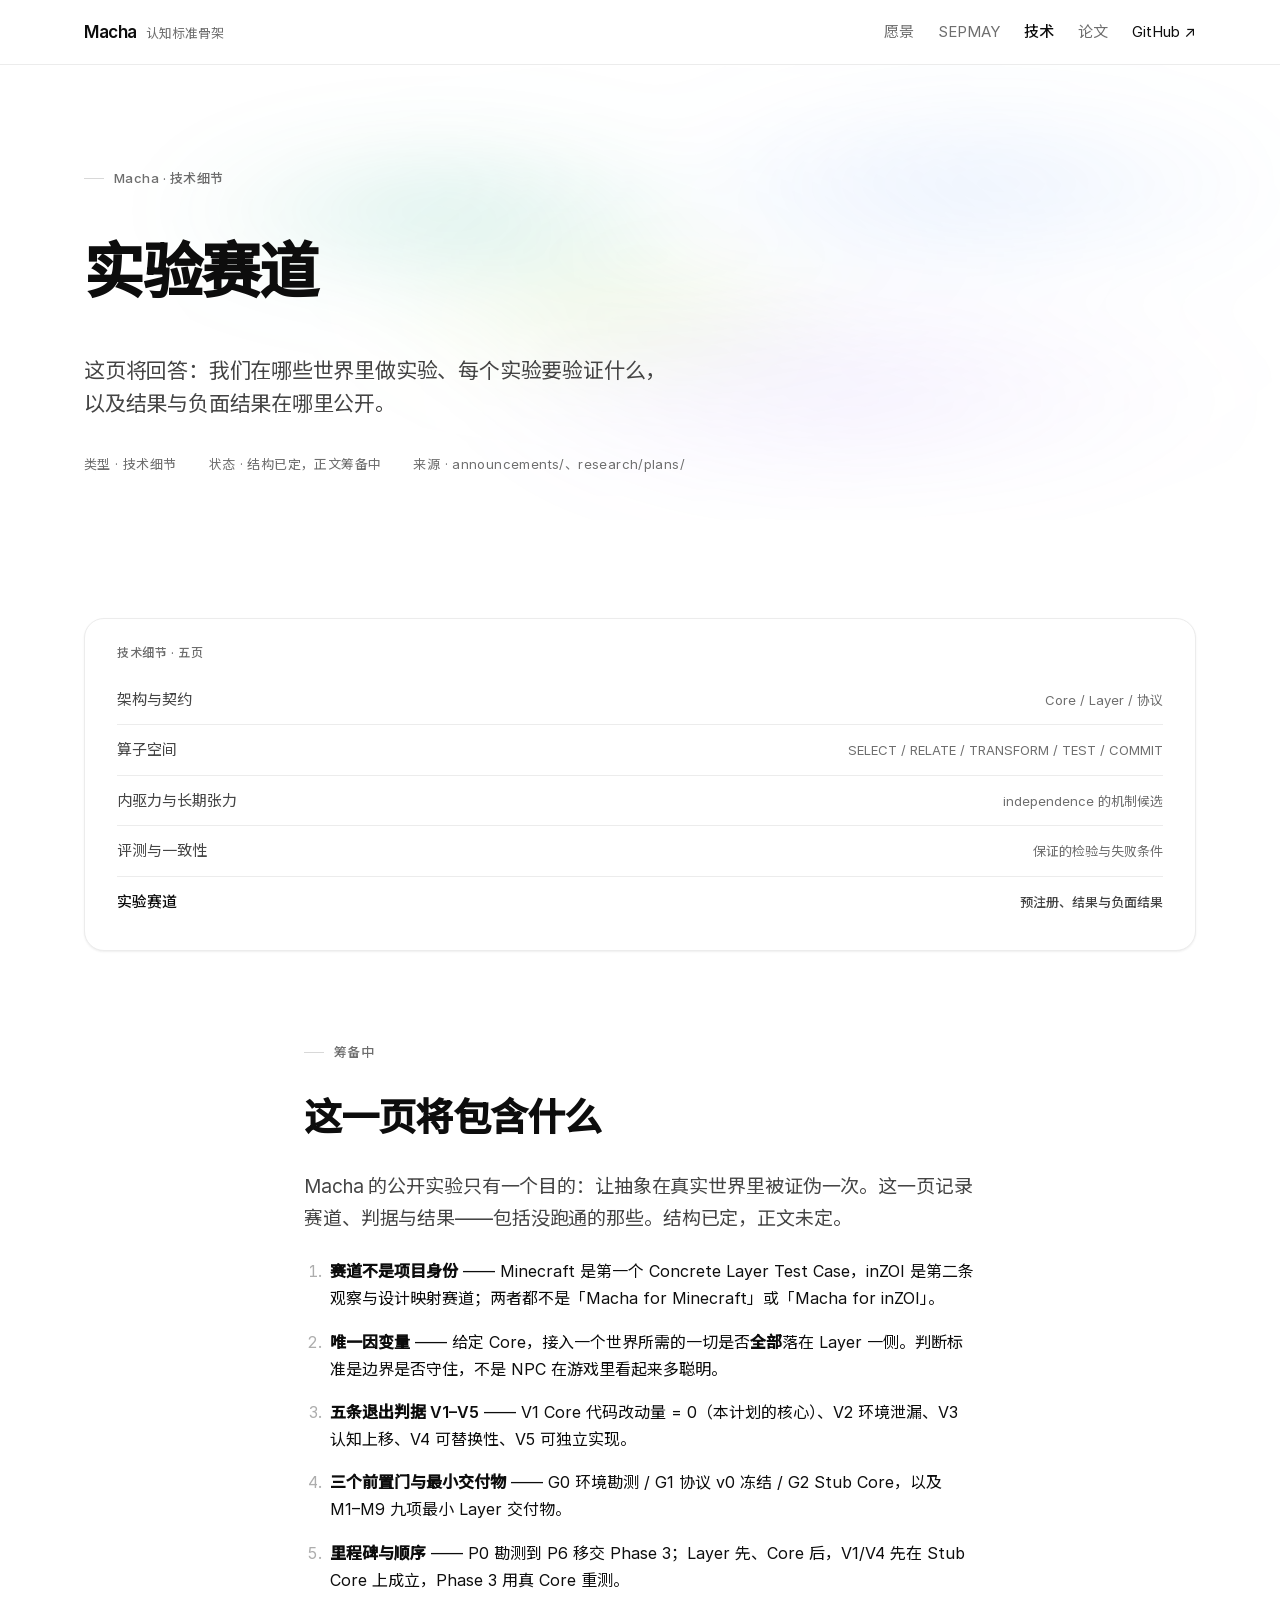
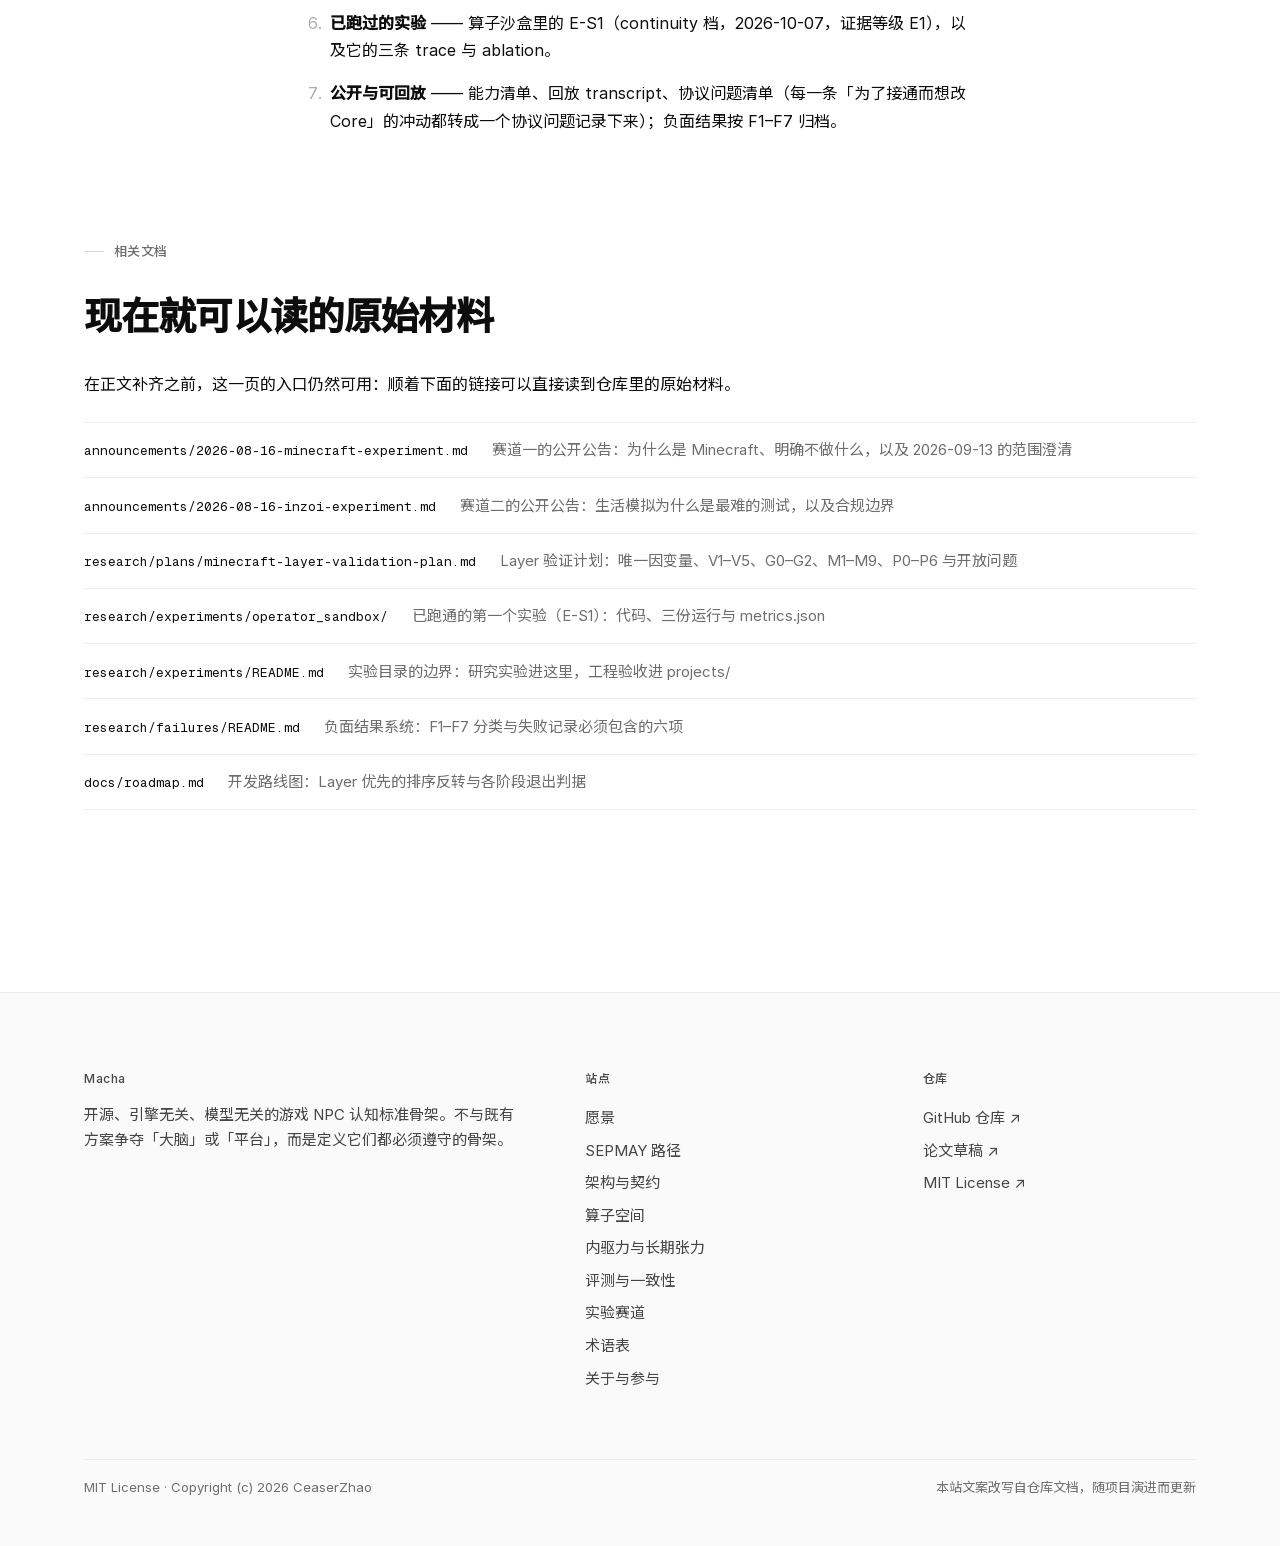
<file: site/experiments.html>
<!DOCTYPE html>
<html lang="zh-CN">
<head>
<meta charset="UTF-8">
<meta name="viewport" content="width=device-width, initial-scale=1.0">
<title>实验赛道 — Macha 技术细节</title>
<meta name="description" content="我们在哪些世界里做实验、每个实验要验证什么、结果与负面结果在哪里公开。本页给出结构大纲与仓库内的原始文档入口：Layer 验证计划、公开公告与算子沙盒。">
<link rel="stylesheet" href="./assets/css/site.css">
</head>
<body>

<header class="site-header">
  <div class="wrap site-header__inner">
    <a class="brand" href="./index.html">
      <span class="brand__mark">Macha</span>
      <span class="brand__tag">认知标准骨架</span>
    </a>
    <nav class="site-nav" aria-label="主导航">
      <ul>
        <li><a href="./index.html">愿景</a></li>
        <li><a href="./sepmay.html">SEPMAY</a></li>
        <li><a href="./architecture.html" aria-current="true">技术</a></li>
        <li><a href="https://github.com/zbbsdsb/Macha/blob/main/papers/2026-crossing-the-game-agent-gap.md">论文</a></li>
        <li><a class="nav-ext" href="https://github.com/zbbsdsb/Macha">GitHub ↗</a></li>
      </ul>
    </nav>
  </div>
</header>

<main>

  <section class="hero">
    <div class="wrap">
      <p class="kicker">Macha · 技术细节</p>
      <h1>实验赛道</h1>
      <p class="hero__lede">这页将回答：我们在哪些世界里做实验、每个实验要验证什么，以及结果与负面结果在哪里公开。</p>
      <div class="hero__meta">
        <span>类型 · 技术细节</span>
        <span>状态 · 结构已定，正文筹备中</span>
        <span>来源 · announcements/、research/plans/</span>
      </div>
    </div>
  </section>

  <section id="index">
    <div class="wrap">
      <div class="page-index">
        <span class="page-index__label">技术细节 · 五页</span>
        <ul>
          <li><a href="./architecture.html"><span>架构与契约</span><span>Core / Layer / 协议</span></a></li>
          <li><a href="./operators.html"><span>算子空间</span><span>SELECT / RELATE / TRANSFORM / TEST / COMMIT</span></a></li>
          <li><a href="./drive.html"><span>内驱力与长期张力</span><span>independence 的机制候选</span></a></li>
          <li><a href="./evaluation.html"><span>评测与一致性</span><span>保证的检验与失败条件</span></a></li>
          <li><a href="./experiments.html" aria-current="page"><span>实验赛道</span><span>预注册、结果与负面结果</span></a></li>
        </ul>
      </div>
    </div>
  </section>

  <section id="outline">
    <div class="wrap wrap--narrow">
      <div class="section-head">
        <span class="kicker">筹备中</span>
        <h2>这一页将包含什么</h2>
      </div>

      <p class="lede">Macha 的公开实验只有一个目的：让抽象在真实世界里被证伪一次。这一页记录赛道、判据与结果——包括没跑通的那些。结构已定，正文未定。</p>

      <ol>
        <li><strong>赛道不是项目身份</strong> —— Minecraft 是第一个 Concrete Layer Test Case，inZOI 是第二条观察与设计映射赛道；两者都不是「Macha for Minecraft」或「Macha for inZOI」。</li>
        <li><strong>唯一因变量</strong> —— 给定 Core，接入一个世界所需的一切是否<strong>全部</strong>落在 Layer 一侧。判断标准是边界是否守住，不是 NPC 在游戏里看起来多聪明。</li>
        <li><strong>五条退出判据 V1–V5</strong> —— V1 Core 代码改动量 = 0（本计划的核心）、V2 环境泄漏、V3 认知上移、V4 可替换性、V5 可独立实现。</li>
        <li><strong>三个前置门与最小交付物</strong> —— G0 环境勘测 / G1 协议 v0 冻结 / G2 Stub Core，以及 M1–M9 九项最小 Layer 交付物。</li>
        <li><strong>里程碑与顺序</strong> —— P0 勘测到 P6 移交 Phase 3；Layer 先、Core 后，V1/V4 先在 Stub Core 上成立，Phase 3 用真 Core 重测。</li>
        <li><strong>已跑过的实验</strong> —— 算子沙盒里的 E-S1（continuity 档，2026-10-07，证据等级 E1），以及它的三条 trace 与 ablation。</li>
        <li><strong>公开与可回放</strong> —— 能力清单、回放 transcript、协议问题清单（每一条「为了接通而想改 Core」的冲动都转成一个协议问题记录下来）；负面结果按 F1–F7 归档。</li>
      </ol>
    </div>
  </section>

  <section id="docs">
    <div class="wrap">
      <div class="section-head">
        <span class="kicker">相关文档</span>
        <h2>现在就可以读的原始材料</h2>
      </div>

      <p>在正文补齐之前，这一页的入口仍然可用：顺着下面的链接可以直接读到仓库里的原始材料。</p>

      <ul class="doc-links">
        <li>
          <span class="path">announcements/2026-08-16-minecraft-experiment.md</span>
          <span class="desc">赛道一的公开公告：为什么是 Minecraft、明确不做什么，以及 2026-09-13 的范围澄清</span>
        </li>
        <li>
          <span class="path">announcements/2026-08-16-inzoi-experiment.md</span>
          <span class="desc">赛道二的公开公告：生活模拟为什么是最难的测试，以及合规边界</span>
        </li>
        <li>
          <span class="path">research/plans/minecraft-layer-validation-plan.md</span>
          <span class="desc">Layer 验证计划：唯一因变量、V1–V5、G0–G2、M1–M9、P0–P6 与开放问题</span>
        </li>
        <li>
          <span class="path">research/experiments/operator_sandbox/</span>
          <span class="desc">已跑通的第一个实验（E-S1）：代码、三份运行与 metrics.json</span>
        </li>
        <li>
          <span class="path">research/experiments/README.md</span>
          <span class="desc">实验目录的边界：研究实验进这里，工程验收进 projects/</span>
        </li>
        <li>
          <span class="path">research/failures/README.md</span>
          <span class="desc">负面结果系统：F1–F7 分类与失败记录必须包含的六项</span>
        </li>
        <li>
          <span class="path">docs/roadmap.md</span>
          <span class="desc">开发路线图：Layer 优先的排序反转与各阶段退出判据</span>
        </li>
      </ul>
    </div>
  </section>

</main>

<footer class="site-footer">
  <div class="wrap">
    <div class="site-footer__grid">
      <div>
        <p class="site-footer__label">Macha</p>
        <p>开源、引擎无关、模型无关的游戏 NPC 认知标准骨架。不与既有方案争夺「大脑」或「平台」，而是定义它们都必须遵守的骨架。</p>
      </div>
      <div>
        <p class="site-footer__label">站点</p>
        <ul>
          <li><a href="./index.html">愿景</a></li>
          <li><a href="./sepmay.html">SEPMAY 路径</a></li>
          <li><a href="./architecture.html">架构与契约</a></li>
          <li><a href="./operators.html">算子空间</a></li>
          <li><a href="./drive.html">内驱力与长期张力</a></li>
          <li><a href="./evaluation.html">评测与一致性</a></li>
          <li><a href="./experiments.html">实验赛道</a></li>
          <li><a href="./glossary.html">术语表</a></li>
          <li><a href="./about.html">关于与参与</a></li>
        </ul>
      </div>
      <div>
        <p class="site-footer__label">仓库</p>
        <ul>
          <li><a href="https://github.com/zbbsdsb/Macha">GitHub 仓库 ↗</a></li>
          <li><a href="https://github.com/zbbsdsb/Macha/blob/main/papers/2026-crossing-the-game-agent-gap.md">论文草稿 ↗</a></li>
          <li><a href="https://github.com/zbbsdsb/Macha/blob/main/LICENSE">MIT License ↗</a></li>
        </ul>
      </div>
    </div>
    <div class="site-footer__base">
      <p>MIT License · Copyright (c) 2026 CeaserZhao</p>
      <p>本站文案改写自仓库文档，随项目演进而更新</p>
    </div>
  </div>
</footer>

</body>
</html>
</file>
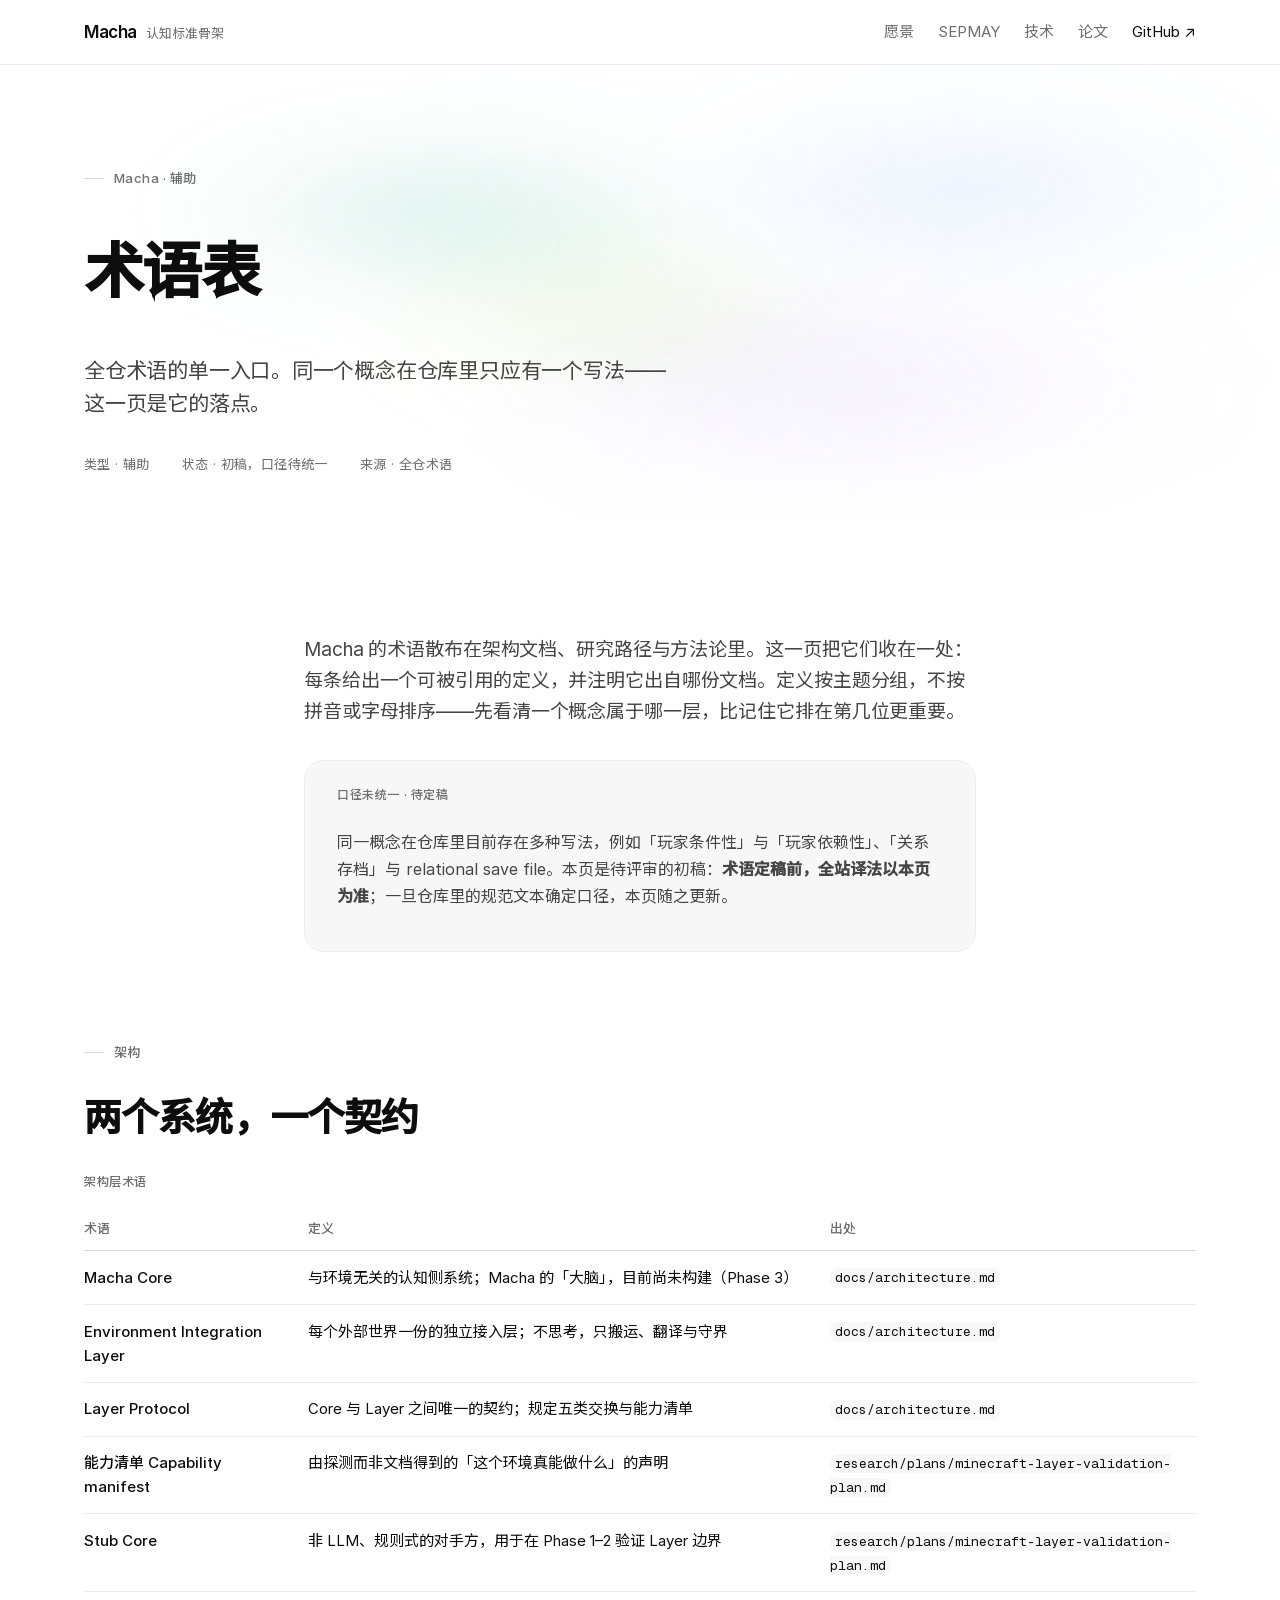
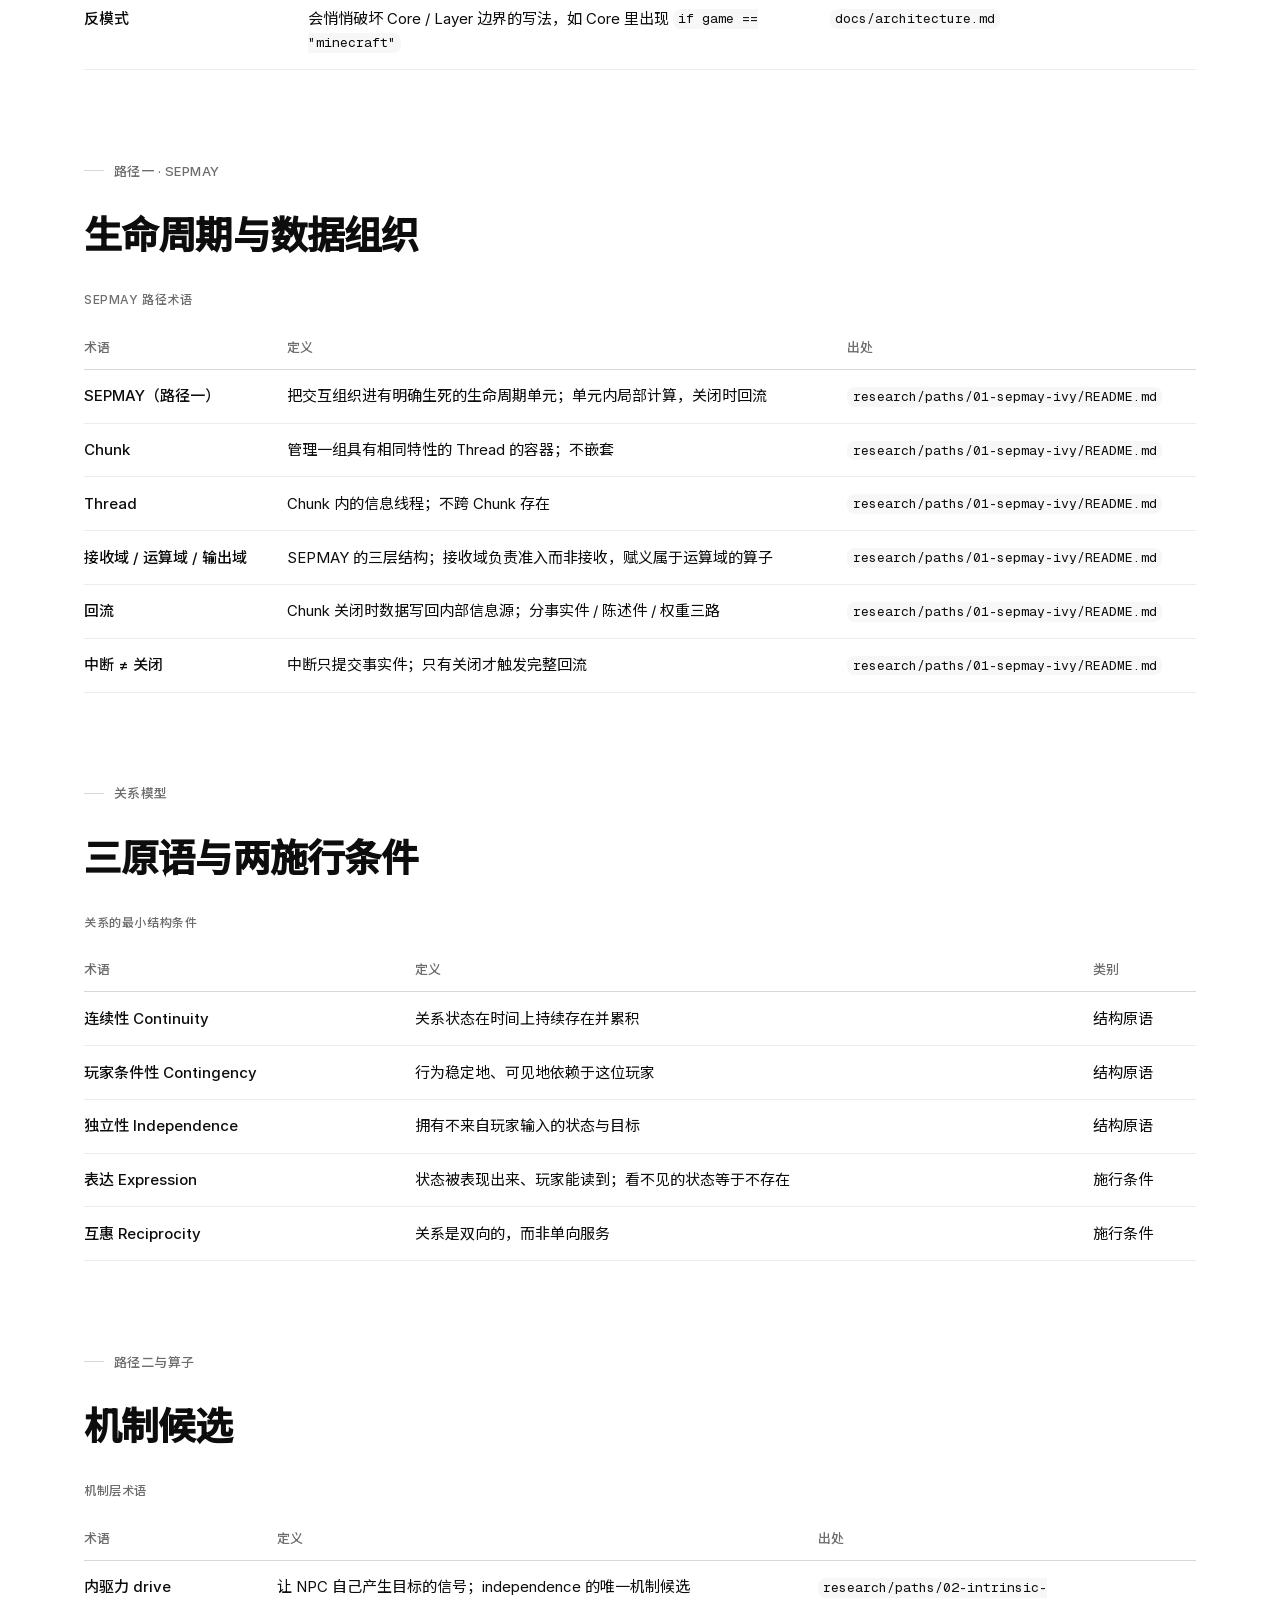
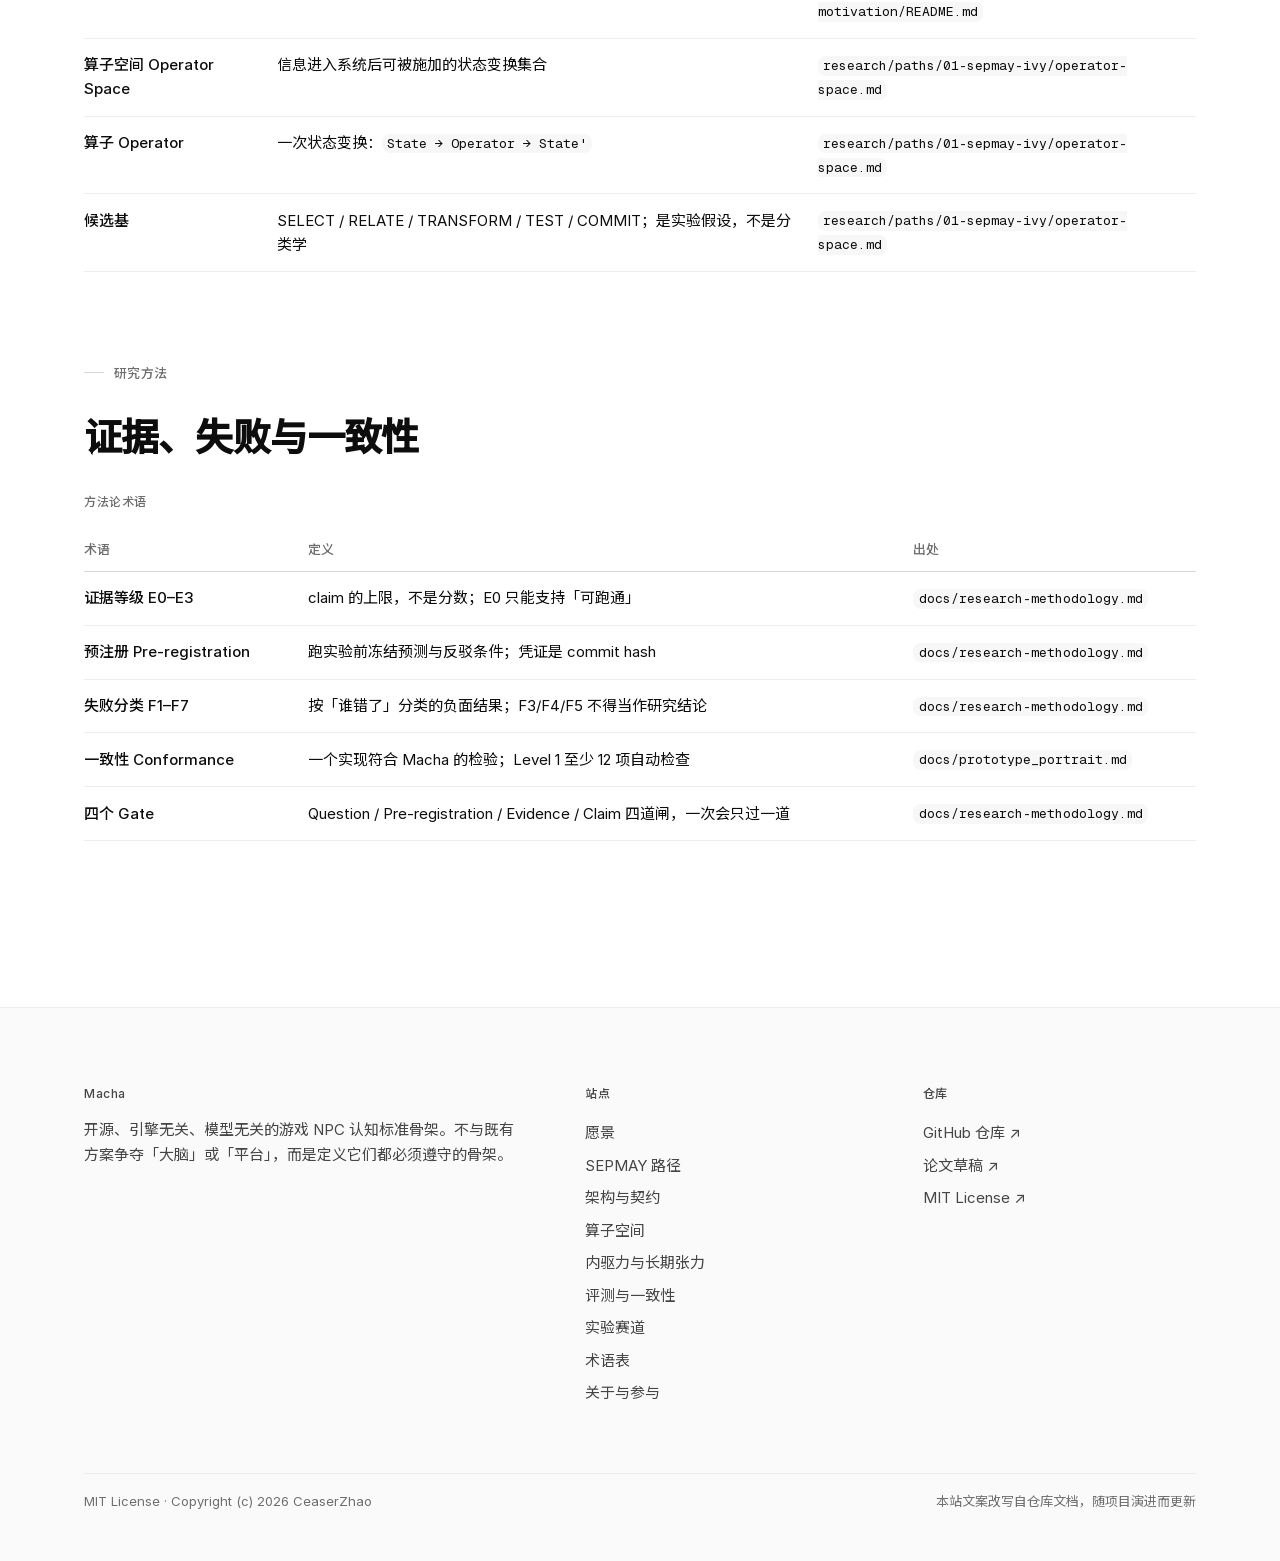
<file: site/glossary.html>
<!DOCTYPE html>
<html lang="zh-CN">
<head>
<meta charset="UTF-8">
<meta name="viewport" content="width=device-width, initial-scale=1.0">
<title>术语表 — Macha</title>
<meta name="description" content="Macha 全仓术语的单一入口。本页收录架构、路径与研究方法里反复出现的术语，每条一行定义，并注明出处。初稿待口径统一后定稿。">
<link rel="stylesheet" href="./assets/css/site.css">
</head>
<body>

<header class="site-header">
  <div class="wrap site-header__inner">
    <a class="brand" href="./index.html">
      <span class="brand__mark">Macha</span>
      <span class="brand__tag">认知标准骨架</span>
    </a>
    <nav class="site-nav" aria-label="主导航">
      <ul>
        <li><a href="./index.html">愿景</a></li>
        <li><a href="./sepmay.html">SEPMAY</a></li>
        <li><a href="./architecture.html">技术</a></li>
        <li><a href="https://github.com/zbbsdsb/Macha/blob/main/papers/2026-crossing-the-game-agent-gap.md">论文</a></li>
        <li><a class="nav-ext" href="https://github.com/zbbsdsb/Macha">GitHub ↗</a></li>
      </ul>
    </nav>
  </div>
</header>

<main>

  <section class="hero">
    <div class="wrap">
      <p class="kicker">Macha · 辅助</p>
      <h1>术语表</h1>
      <p class="hero__lede">全仓术语的单一入口。同一个概念在仓库里只应有一个写法——这一页是它的落点。</p>
      <div class="hero__meta">
        <span>类型 · 辅助</span>
        <span>状态 · 初稿，口径待统一</span>
        <span>来源 · 全仓术语</span>
      </div>
    </div>
  </section>

  <section id="intro">
    <div class="wrap wrap--narrow">
      <p class="lede">Macha 的术语散布在架构文档、研究路径与方法论里。这一页把它们收在一处：每条给出一个可被引用的定义，并注明它出自哪份文档。定义按主题分组，不按拼音或字母排序——先看清一个概念属于哪一层，比记住它排在第几位更重要。</p>

      <div class="callout">
        <span class="callout__label">口径未统一 · 待定稿</span>
        <p>同一概念在仓库里目前存在多种写法，例如「玩家条件性」与「玩家依赖性」、「关系存档」与 relational save file。本页是待评审的初稿：<strong>术语定稿前，全站译法以本页为准</strong>；一旦仓库里的规范文本确定口径，本页随之更新。</p>
      </div>
    </div>
  </section>

  <section id="architecture">
    <div class="wrap">
      <div class="section-head">
        <span class="kicker">架构</span>
        <h2>两个系统，一个契约</h2>
      </div>

      <div class="table-wrap">
        <table class="stackable">
          <caption>架构层术语</caption>
          <thead>
            <tr><th scope="col">术语</th><th scope="col">定义</th><th scope="col">出处</th></tr>
          </thead>
          <tbody>
            <tr><th scope="row">Macha Core</th><td data-label="定义">与环境无关的认知侧系统；Macha 的「大脑」，目前尚未构建（Phase 3）</td><td data-label="出处"><code>docs/architecture.md</code></td></tr>
            <tr><th scope="row">Environment Integration Layer</th><td data-label="定义">每个外部世界一份的独立接入层；不思考，只搬运、翻译与守界</td><td data-label="出处"><code>docs/architecture.md</code></td></tr>
            <tr><th scope="row">Layer Protocol</th><td data-label="定义">Core 与 Layer 之间唯一的契约；规定五类交换与能力清单</td><td data-label="出处"><code>docs/architecture.md</code></td></tr>
            <tr><th scope="row">能力清单 Capability manifest</th><td data-label="定义">由探测而非文档得到的「这个环境真能做什么」的声明</td><td data-label="出处"><code>research/plans/minecraft-layer-validation-plan.md</code></td></tr>
            <tr><th scope="row">Stub Core</th><td data-label="定义">非 LLM、规则式的对手方，用于在 Phase 1–2 验证 Layer 边界</td><td data-label="出处"><code>research/plans/minecraft-layer-validation-plan.md</code></td></tr>
            <tr><th scope="row">反模式</th><td data-label="定义">会悄悄破坏 Core / Layer 边界的写法，如 Core 里出现 <code>if game == "minecraft"</code></td><td data-label="出处"><code>docs/architecture.md</code></td></tr>
          </tbody>
        </table>
      </div>
    </div>
  </section>

  <section id="sepmay">
    <div class="wrap">
      <div class="section-head">
        <span class="kicker">路径一 · SEPMAY</span>
        <h2>生命周期与数据组织</h2>
      </div>

      <div class="table-wrap">
        <table class="stackable">
          <caption>SEPMAY 路径术语</caption>
          <thead>
            <tr><th scope="col">术语</th><th scope="col">定义</th><th scope="col">出处</th></tr>
          </thead>
          <tbody>
            <tr><th scope="row">SEPMAY（路径一）</th><td data-label="定义">把交互组织进有明确生死的生命周期单元；单元内局部计算，关闭时回流</td><td data-label="出处"><code>research/paths/01-sepmay-ivy/README.md</code></td></tr>
            <tr><th scope="row">Chunk</th><td data-label="定义">管理一组具有相同特性的 Thread 的容器；不嵌套</td><td data-label="出处"><code>research/paths/01-sepmay-ivy/README.md</code></td></tr>
            <tr><th scope="row">Thread</th><td data-label="定义">Chunk 内的信息线程；不跨 Chunk 存在</td><td data-label="出处"><code>research/paths/01-sepmay-ivy/README.md</code></td></tr>
            <tr><th scope="row">接收域 / 运算域 / 输出域</th><td data-label="定义">SEPMAY 的三层结构；接收域负责准入而非接收，赋义属于运算域的算子</td><td data-label="出处"><code>research/paths/01-sepmay-ivy/README.md</code></td></tr>
            <tr><th scope="row">回流</th><td data-label="定义">Chunk 关闭时数据写回内部信息源；分事实件 / 陈述件 / 权重三路</td><td data-label="出处"><code>research/paths/01-sepmay-ivy/README.md</code></td></tr>
            <tr><th scope="row">中断 ≠ 关闭</th><td data-label="定义">中断只提交事实件；只有关闭才触发完整回流</td><td data-label="出处"><code>research/paths/01-sepmay-ivy/README.md</code></td></tr>
          </tbody>
        </table>
      </div>
    </div>
  </section>

  <section id="primitives">
    <div class="wrap">
      <div class="section-head">
        <span class="kicker">关系模型</span>
        <h2>三原语与两施行条件</h2>
      </div>

      <div class="table-wrap">
        <table class="stackable">
          <caption>关系的最小结构条件</caption>
          <thead>
            <tr><th scope="col">术语</th><th scope="col">定义</th><th scope="col">类别</th></tr>
          </thead>
          <tbody>
            <tr><th scope="row">连续性 Continuity</th><td data-label="定义">关系状态在时间上持续存在并累积</td><td data-label="类别">结构原语</td></tr>
            <tr><th scope="row">玩家条件性 Contingency</th><td data-label="定义">行为稳定地、可见地依赖于这位玩家</td><td data-label="类别">结构原语</td></tr>
            <tr><th scope="row">独立性 Independence</th><td data-label="定义">拥有不来自玩家输入的状态与目标</td><td data-label="类别">结构原语</td></tr>
            <tr><th scope="row">表达 Expression</th><td data-label="定义">状态被表现出来、玩家能读到；看不见的状态等于不存在</td><td data-label="类别">施行条件</td></tr>
            <tr><th scope="row">互惠 Reciprocity</th><td data-label="定义">关系是双向的，而非单向服务</td><td data-label="类别">施行条件</td></tr>
          </tbody>
        </table>
      </div>
    </div>
  </section>

  <section id="mechanisms">
    <div class="wrap">
      <div class="section-head">
        <span class="kicker">路径二与算子</span>
        <h2>机制候选</h2>
      </div>

      <div class="table-wrap">
        <table class="stackable">
          <caption>机制层术语</caption>
          <thead>
            <tr><th scope="col">术语</th><th scope="col">定义</th><th scope="col">出处</th></tr>
          </thead>
          <tbody>
            <tr><th scope="row">内驱力 drive</th><td data-label="定义">让 NPC 自己产生目标的信号；independence 的唯一机制候选</td><td data-label="出处"><code>research/paths/02-intrinsic-motivation/README.md</code></td></tr>
            <tr><th scope="row">算子空间 Operator Space</th><td data-label="定义">信息进入系统后可被施加的状态变换集合</td><td data-label="出处"><code>research/paths/01-sepmay-ivy/operator-space.md</code></td></tr>
            <tr><th scope="row">算子 Operator</th><td data-label="定义">一次状态变换：<code>State → Operator → State'</code></td><td data-label="出处"><code>research/paths/01-sepmay-ivy/operator-space.md</code></td></tr>
            <tr><th scope="row">候选基</th><td data-label="定义">SELECT / RELATE / TRANSFORM / TEST / COMMIT；是实验假设，不是分类学</td><td data-label="出处"><code>research/paths/01-sepmay-ivy/operator-space.md</code></td></tr>
          </tbody>
        </table>
      </div>
    </div>
  </section>

  <section id="method">
    <div class="wrap">
      <div class="section-head">
        <span class="kicker">研究方法</span>
        <h2>证据、失败与一致性</h2>
      </div>

      <div class="table-wrap">
        <table class="stackable">
          <caption>方法论术语</caption>
          <thead>
            <tr><th scope="col">术语</th><th scope="col">定义</th><th scope="col">出处</th></tr>
          </thead>
          <tbody>
            <tr><th scope="row">证据等级 E0–E3</th><td data-label="定义">claim 的上限，不是分数；E0 只能支持「可跑通」</td><td data-label="出处"><code>docs/research-methodology.md</code></td></tr>
            <tr><th scope="row">预注册 Pre-registration</th><td data-label="定义">跑实验前冻结预测与反驳条件；凭证是 commit hash</td><td data-label="出处"><code>docs/research-methodology.md</code></td></tr>
            <tr><th scope="row">失败分类 F1–F7</th><td data-label="定义">按「谁错了」分类的负面结果；F3/F4/F5 不得当作研究结论</td><td data-label="出处"><code>docs/research-methodology.md</code></td></tr>
            <tr><th scope="row">一致性 Conformance</th><td data-label="定义">一个实现符合 Macha 的检验；Level 1 至少 12 项自动检查</td><td data-label="出处"><code>docs/prototype_portrait.md</code></td></tr>
            <tr><th scope="row">四个 Gate</th><td data-label="定义">Question / Pre-registration / Evidence / Claim 四道闸，一次会只过一道</td><td data-label="出处"><code>docs/research-methodology.md</code></td></tr>
          </tbody>
        </table>
      </div>
    </div>
  </section>

</main>

<footer class="site-footer">
  <div class="wrap">
    <div class="site-footer__grid">
      <div>
        <p class="site-footer__label">Macha</p>
        <p>开源、引擎无关、模型无关的游戏 NPC 认知标准骨架。不与既有方案争夺「大脑」或「平台」，而是定义它们都必须遵守的骨架。</p>
      </div>
      <div>
        <p class="site-footer__label">站点</p>
        <ul>
          <li><a href="./index.html">愿景</a></li>
          <li><a href="./sepmay.html">SEPMAY 路径</a></li>
          <li><a href="./architecture.html">架构与契约</a></li>
          <li><a href="./operators.html">算子空间</a></li>
          <li><a href="./drive.html">内驱力与长期张力</a></li>
          <li><a href="./evaluation.html">评测与一致性</a></li>
          <li><a href="./experiments.html">实验赛道</a></li>
          <li><a href="./glossary.html">术语表</a></li>
          <li><a href="./about.html">关于与参与</a></li>
        </ul>
      </div>
      <div>
        <p class="site-footer__label">仓库</p>
        <ul>
          <li><a href="https://github.com/zbbsdsb/Macha">GitHub 仓库 ↗</a></li>
          <li><a href="https://github.com/zbbsdsb/Macha/blob/main/papers/2026-crossing-the-game-agent-gap.md">论文草稿 ↗</a></li>
          <li><a href="https://github.com/zbbsdsb/Macha/blob/main/LICENSE">MIT License ↗</a></li>
        </ul>
      </div>
    </div>
    <div class="site-footer__base">
      <p>MIT License · Copyright (c) 2026 CeaserZhao</p>
      <p>本站文案改写自仓库文档，随项目演进而更新</p>
    </div>
  </div>
</footer>

</body>
</html>
</file>
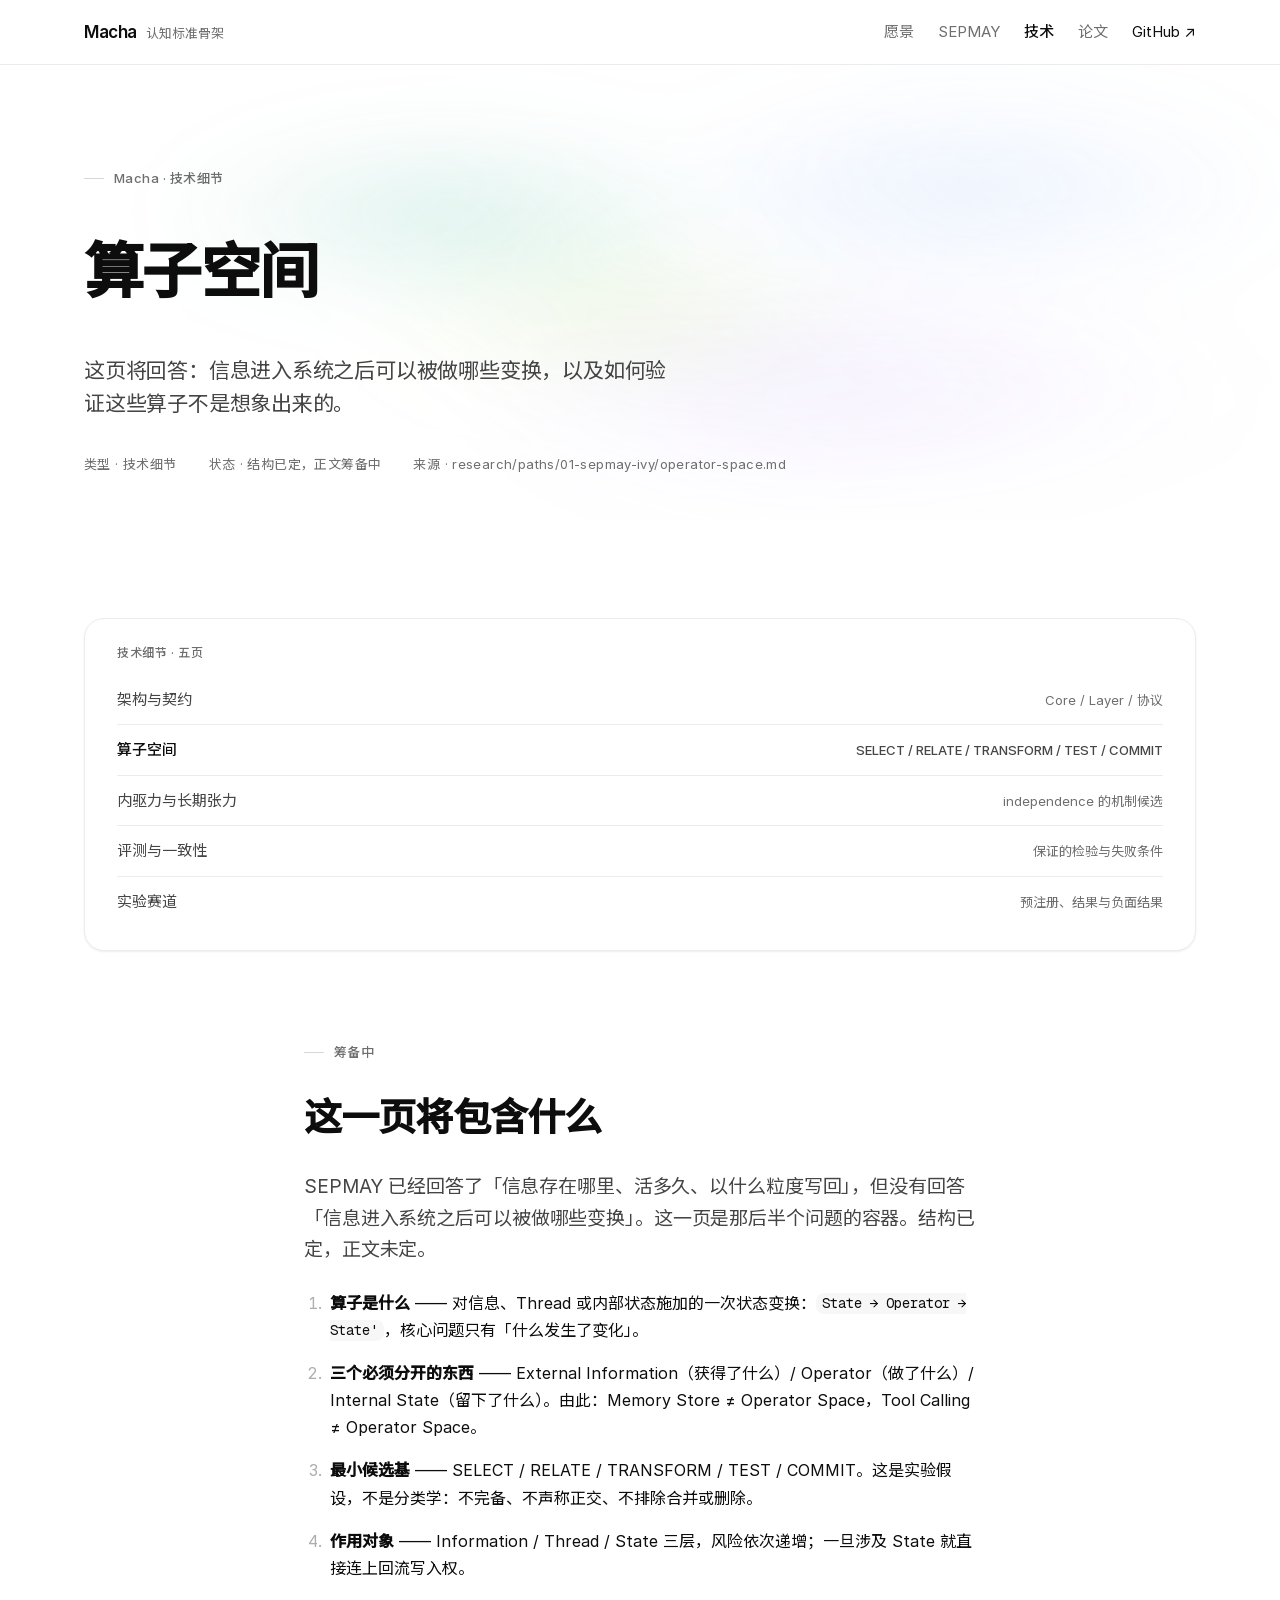
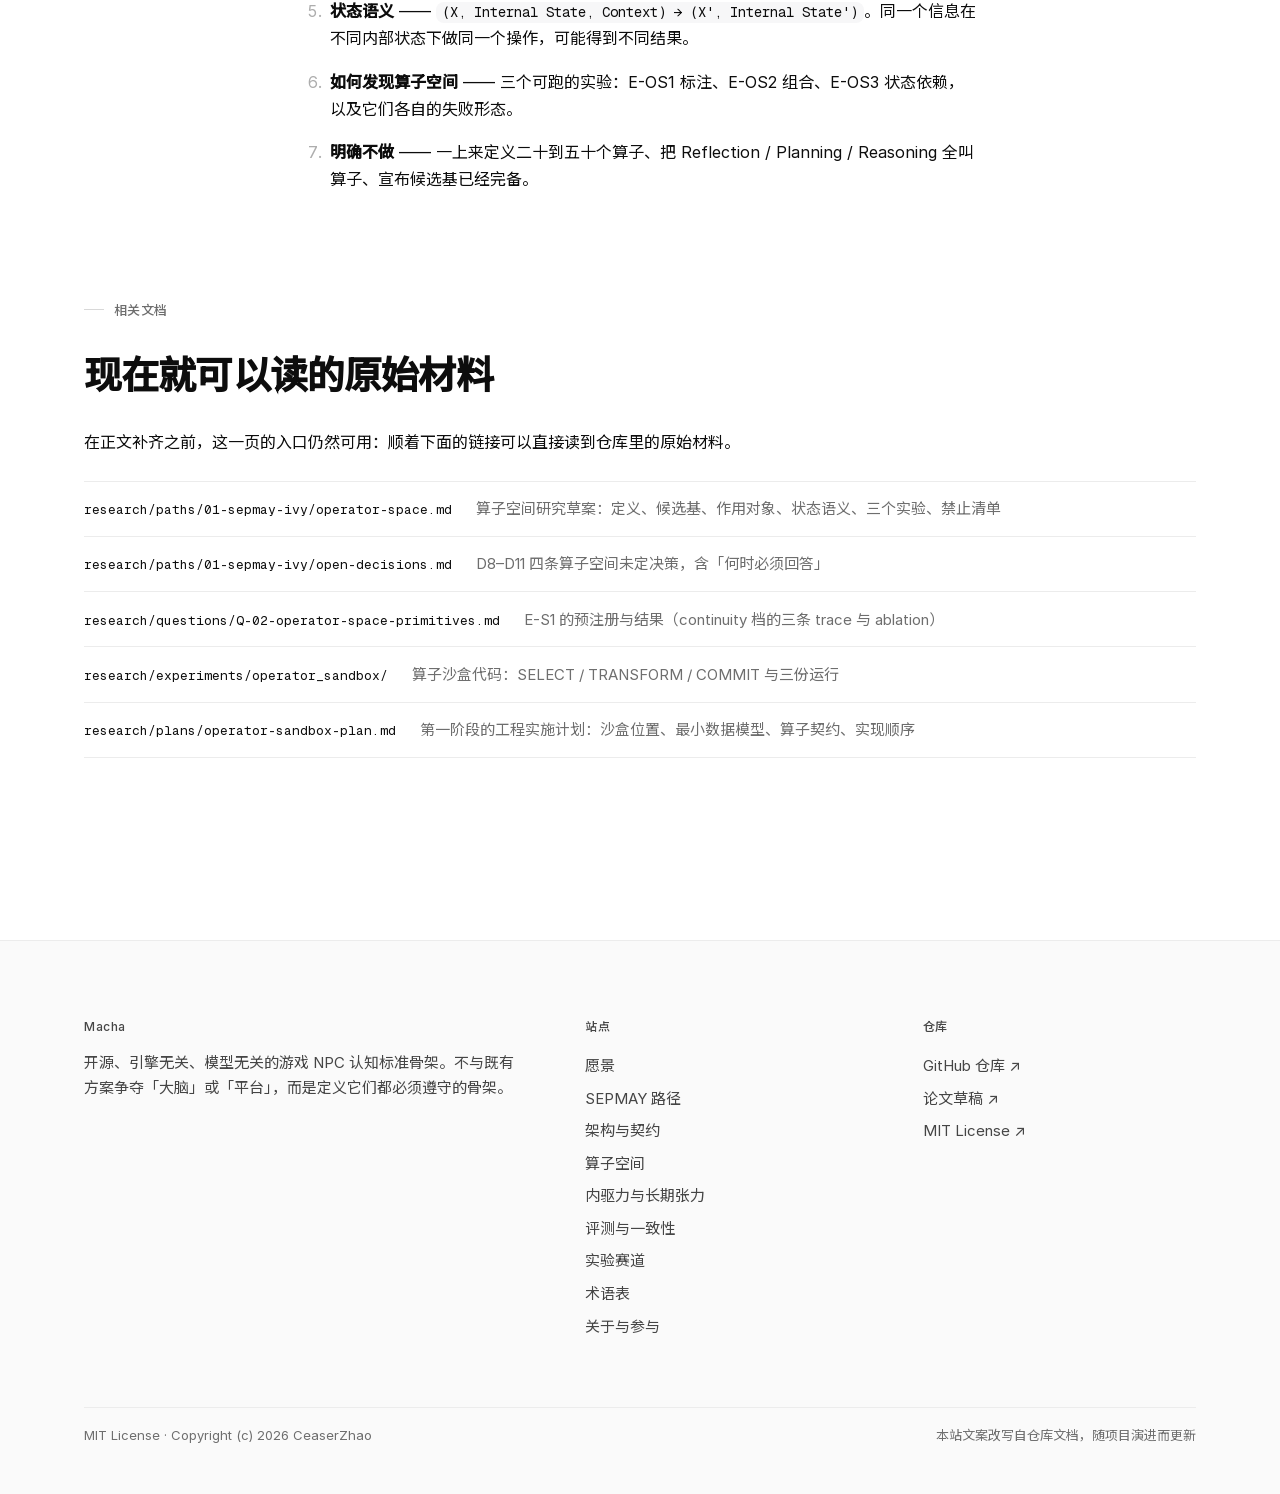
<file: site/operators.html>
<!DOCTYPE html>
<html lang="zh-CN">
<head>
<meta charset="UTF-8">
<meta name="viewport" content="width=device-width, initial-scale=1.0">
<title>算子空间 — Macha 技术细节</title>
<meta name="description" content="信息进入系统之后可以被做哪些变换？算子空间是 SEPMAY 图里那个「算子集合」空盒子的研究草案：最小候选基 SELECT / RELATE / TRANSFORM / TEST / COMMIT。本页给出结构大纲与原始文档入口。">
<link rel="stylesheet" href="./assets/css/site.css">
</head>
<body>

<header class="site-header">
  <div class="wrap site-header__inner">
    <a class="brand" href="./index.html">
      <span class="brand__mark">Macha</span>
      <span class="brand__tag">认知标准骨架</span>
    </a>
    <nav class="site-nav" aria-label="主导航">
      <ul>
        <li><a href="./index.html">愿景</a></li>
        <li><a href="./sepmay.html">SEPMAY</a></li>
        <li><a href="./architecture.html" aria-current="true">技术</a></li>
        <li><a href="https://github.com/zbbsdsb/Macha/blob/main/papers/2026-crossing-the-game-agent-gap.md">论文</a></li>
        <li><a class="nav-ext" href="https://github.com/zbbsdsb/Macha">GitHub ↗</a></li>
      </ul>
    </nav>
  </div>
</header>

<main>

  <section class="hero">
    <div class="wrap">
      <p class="kicker">Macha · 技术细节</p>
      <h1>算子空间</h1>
      <p class="hero__lede">这页将回答：信息进入系统之后可以被做哪些变换，以及如何验证这些算子不是想象出来的。</p>
      <div class="hero__meta">
        <span>类型 · 技术细节</span>
        <span>状态 · 结构已定，正文筹备中</span>
        <span>来源 · research/paths/01-sepmay-ivy/operator-space.md</span>
      </div>
    </div>
  </section>

  <section id="index">
    <div class="wrap">
      <div class="page-index">
        <span class="page-index__label">技术细节 · 五页</span>
        <ul>
          <li><a href="./architecture.html"><span>架构与契约</span><span>Core / Layer / 协议</span></a></li>
          <li><a href="./operators.html" aria-current="page"><span>算子空间</span><span>SELECT / RELATE / TRANSFORM / TEST / COMMIT</span></a></li>
          <li><a href="./drive.html"><span>内驱力与长期张力</span><span>independence 的机制候选</span></a></li>
          <li><a href="./evaluation.html"><span>评测与一致性</span><span>保证的检验与失败条件</span></a></li>
          <li><a href="./experiments.html"><span>实验赛道</span><span>预注册、结果与负面结果</span></a></li>
        </ul>
      </div>
    </div>
  </section>

  <section id="outline">
    <div class="wrap wrap--narrow">
      <div class="section-head">
        <span class="kicker">筹备中</span>
        <h2>这一页将包含什么</h2>
      </div>

      <p class="lede">SEPMAY 已经回答了「信息存在哪里、活多久、以什么粒度写回」，但没有回答「信息进入系统之后可以被做哪些变换」。这一页是那后半个问题的容器。结构已定，正文未定。</p>

      <ol>
        <li><strong>算子是什么</strong> —— 对信息、Thread 或内部状态施加的一次状态变换：<code>State → Operator → State'</code>，核心问题只有「什么发生了变化」。</li>
        <li><strong>三个必须分开的东西</strong> —— External Information（获得了什么）/ Operator（做了什么）/ Internal State（留下了什么）。由此：Memory Store ≠ Operator Space，Tool Calling ≠ Operator Space。</li>
        <li><strong>最小候选基</strong> —— SELECT / RELATE / TRANSFORM / TEST / COMMIT。这是实验假设，不是分类学：不完备、不声称正交、不排除合并或删除。</li>
        <li><strong>作用对象</strong> —— Information / Thread / State 三层，风险依次递增；一旦涉及 State 就直接连上回流写入权。</li>
        <li><strong>状态语义</strong> —— <code>(X, Internal State, Context) → (X', Internal State')</code>。同一个信息在不同内部状态下做同一个操作，可能得到不同结果。</li>
        <li><strong>如何发现算子空间</strong> —— 三个可跑的实验：E-OS1 标注、E-OS2 组合、E-OS3 状态依赖，以及它们各自的失败形态。</li>
        <li><strong>明确不做</strong> —— 一上来定义二十到五十个算子、把 Reflection / Planning / Reasoning 全叫算子、宣布候选基已经完备。</li>
      </ol>
    </div>
  </section>

  <section id="docs">
    <div class="wrap">
      <div class="section-head">
        <span class="kicker">相关文档</span>
        <h2>现在就可以读的原始材料</h2>
      </div>

      <p>在正文补齐之前，这一页的入口仍然可用：顺着下面的链接可以直接读到仓库里的原始材料。</p>

      <ul class="doc-links">
        <li>
          <span class="path">research/paths/01-sepmay-ivy/operator-space.md</span>
          <span class="desc">算子空间研究草案：定义、候选基、作用对象、状态语义、三个实验、禁止清单</span>
        </li>
        <li>
          <span class="path">research/paths/01-sepmay-ivy/open-decisions.md</span>
          <span class="desc">D8–D11 四条算子空间未定决策，含「何时必须回答」</span>
        </li>
        <li>
          <span class="path">research/questions/Q-02-operator-space-primitives.md</span>
          <span class="desc">E-S1 的预注册与结果（continuity 档的三条 trace 与 ablation）</span>
        </li>
        <li>
          <span class="path">research/experiments/operator_sandbox/</span>
          <span class="desc">算子沙盒代码：SELECT / TRANSFORM / COMMIT 与三份运行</span>
        </li>
        <li>
          <span class="path">research/plans/operator-sandbox-plan.md</span>
          <span class="desc">第一阶段的工程实施计划：沙盒位置、最小数据模型、算子契约、实现顺序</span>
        </li>
      </ul>
    </div>
  </section>

</main>

<footer class="site-footer">
  <div class="wrap">
    <div class="site-footer__grid">
      <div>
        <p class="site-footer__label">Macha</p>
        <p>开源、引擎无关、模型无关的游戏 NPC 认知标准骨架。不与既有方案争夺「大脑」或「平台」，而是定义它们都必须遵守的骨架。</p>
      </div>
      <div>
        <p class="site-footer__label">站点</p>
        <ul>
          <li><a href="./index.html">愿景</a></li>
          <li><a href="./sepmay.html">SEPMAY 路径</a></li>
          <li><a href="./architecture.html">架构与契约</a></li>
          <li><a href="./operators.html">算子空间</a></li>
          <li><a href="./drive.html">内驱力与长期张力</a></li>
          <li><a href="./evaluation.html">评测与一致性</a></li>
          <li><a href="./experiments.html">实验赛道</a></li>
          <li><a href="./glossary.html">术语表</a></li>
          <li><a href="./about.html">关于与参与</a></li>
        </ul>
      </div>
      <div>
        <p class="site-footer__label">仓库</p>
        <ul>
          <li><a href="https://github.com/zbbsdsb/Macha">GitHub 仓库 ↗</a></li>
          <li><a href="https://github.com/zbbsdsb/Macha/blob/main/papers/2026-crossing-the-game-agent-gap.md">论文草稿 ↗</a></li>
          <li><a href="https://github.com/zbbsdsb/Macha/blob/main/LICENSE">MIT License ↗</a></li>
        </ul>
      </div>
    </div>
    <div class="site-footer__base">
      <p>MIT License · Copyright (c) 2026 CeaserZhao</p>
      <p>本站文案改写自仓库文档，随项目演进而更新</p>
    </div>
  </div>
</footer>

</body>
</html>
</file>
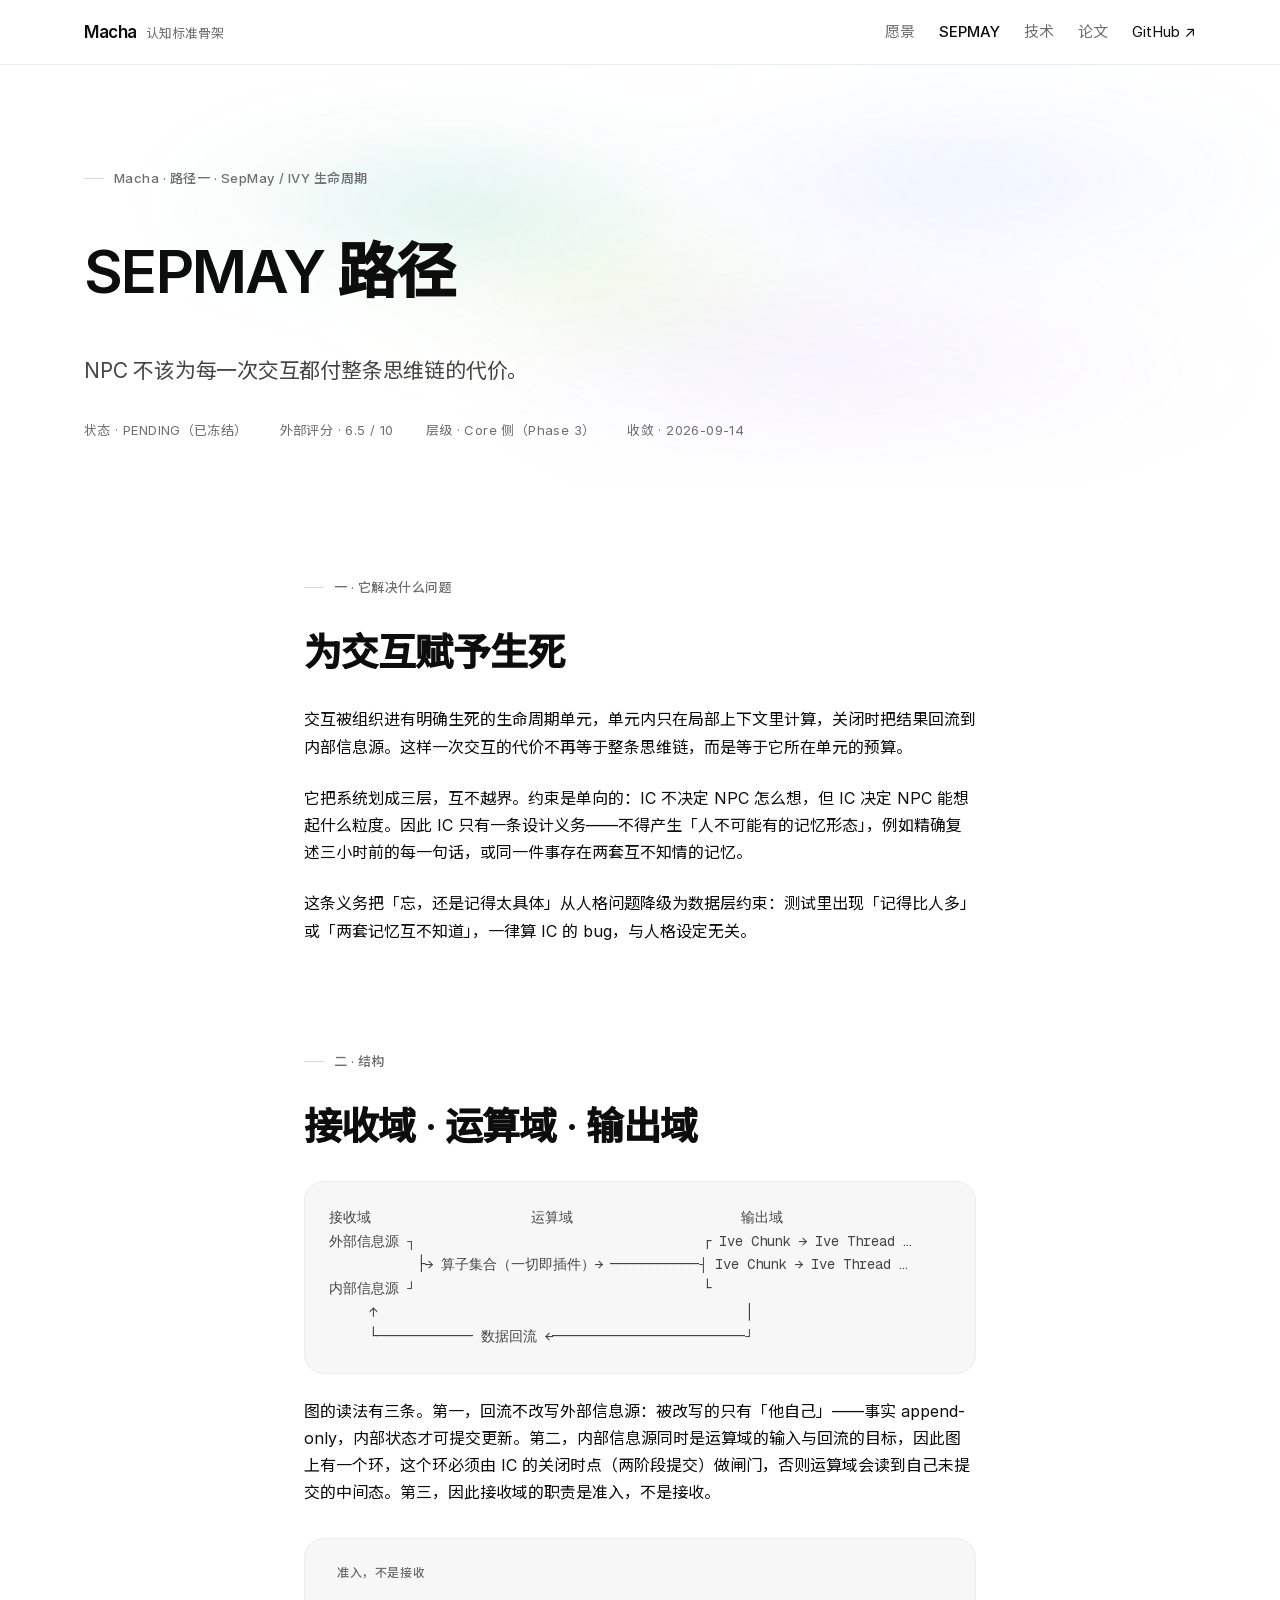
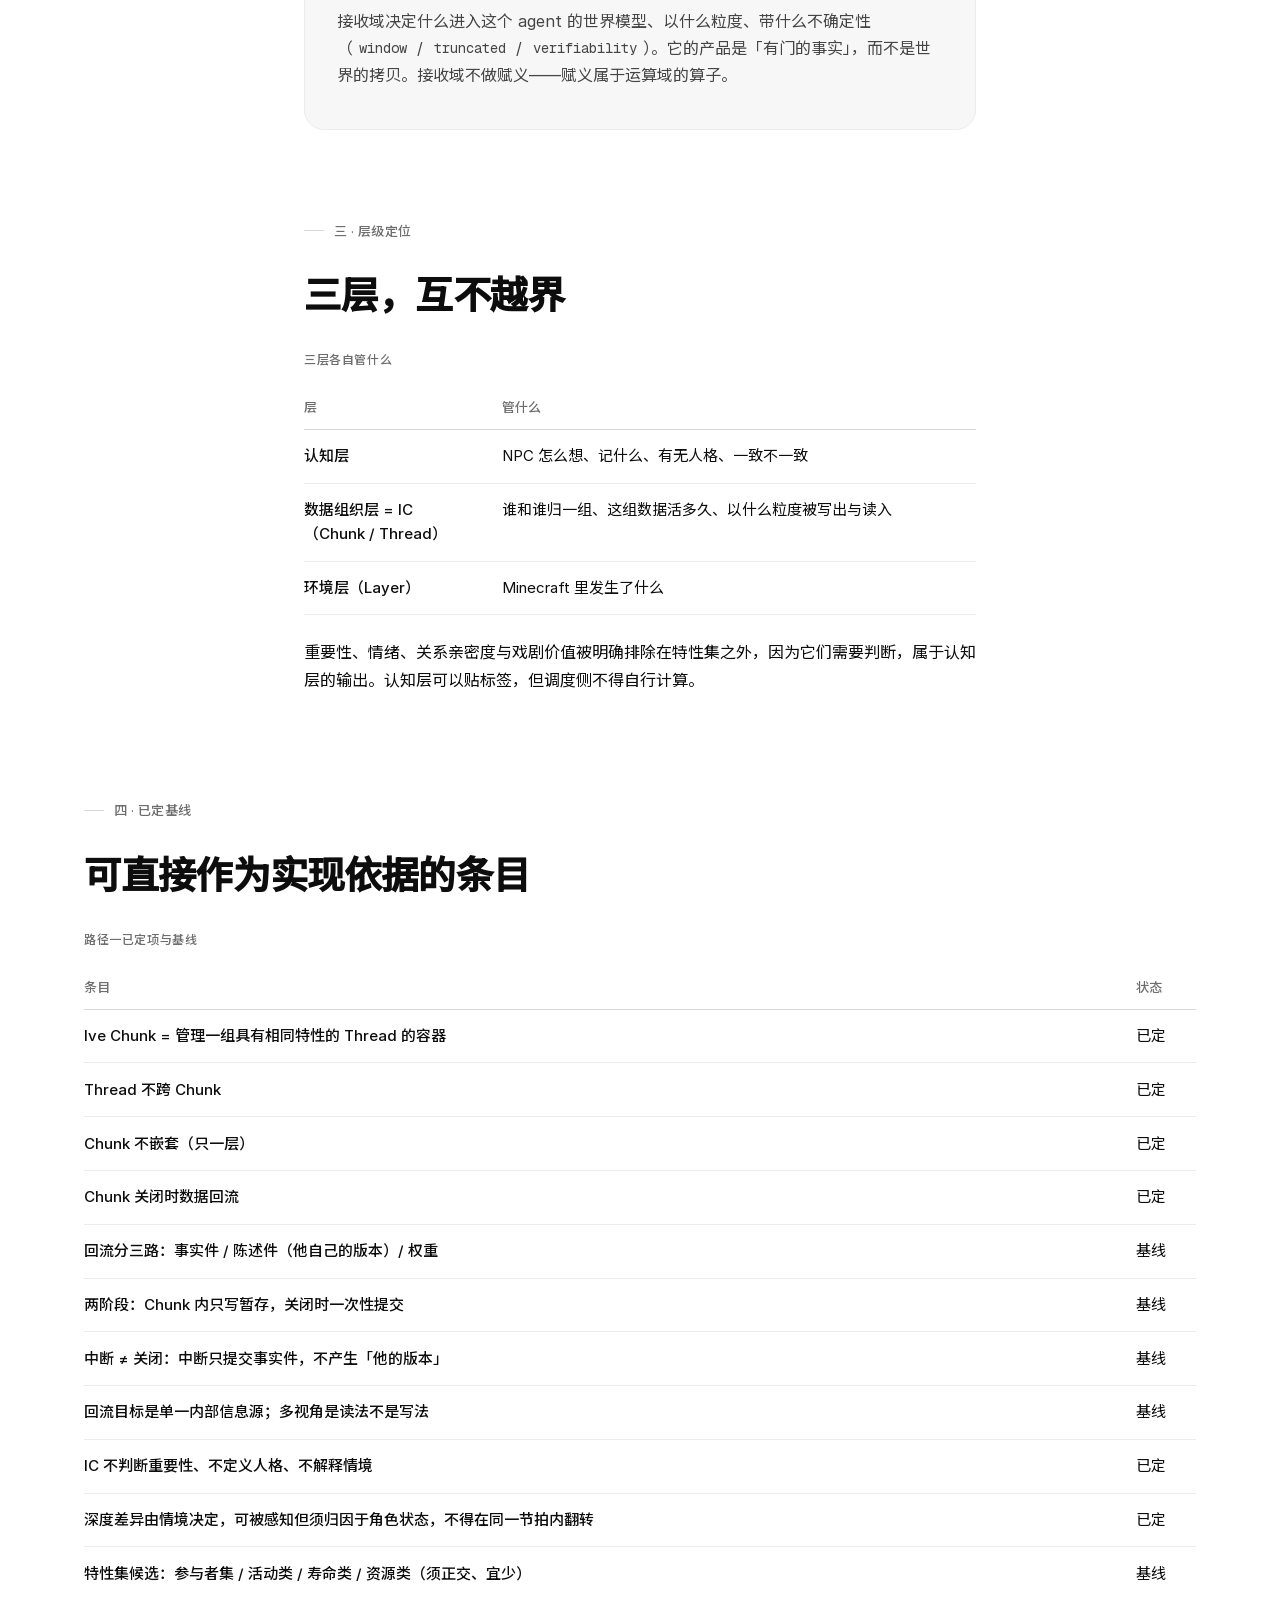
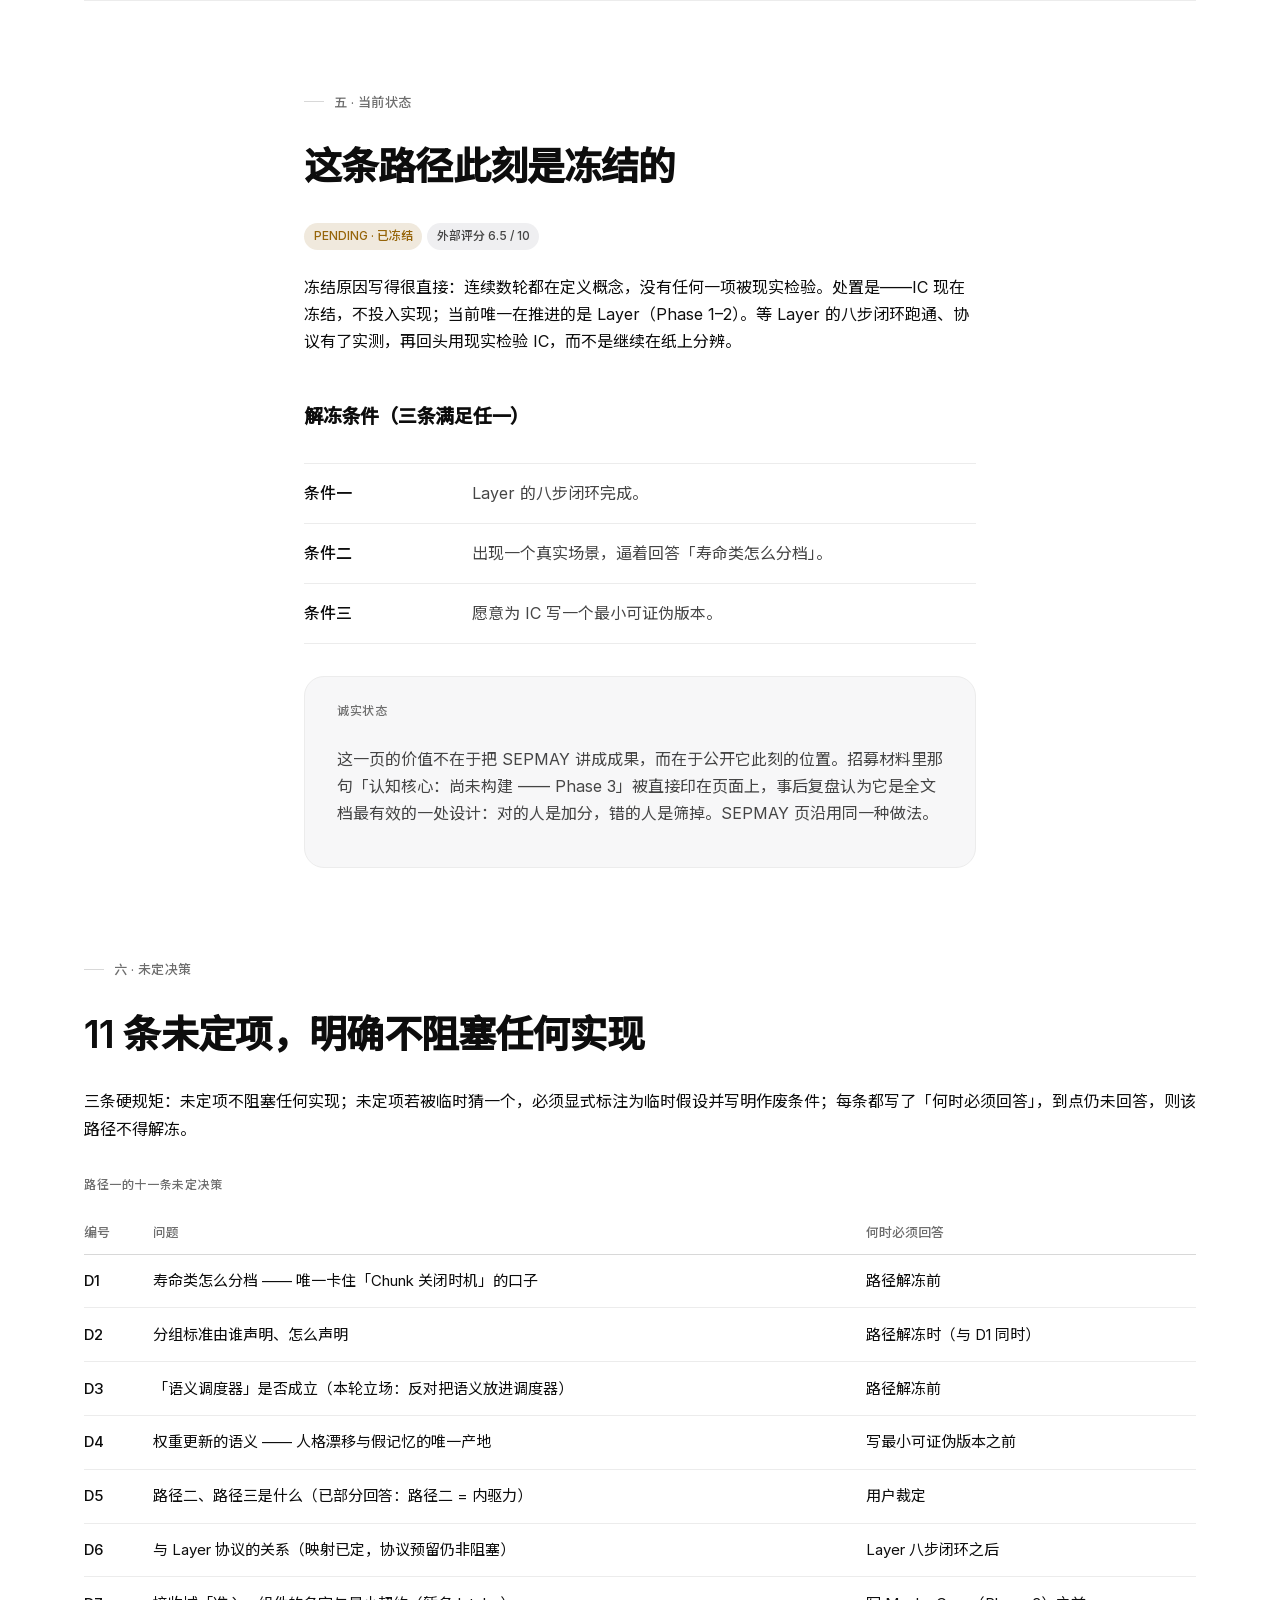
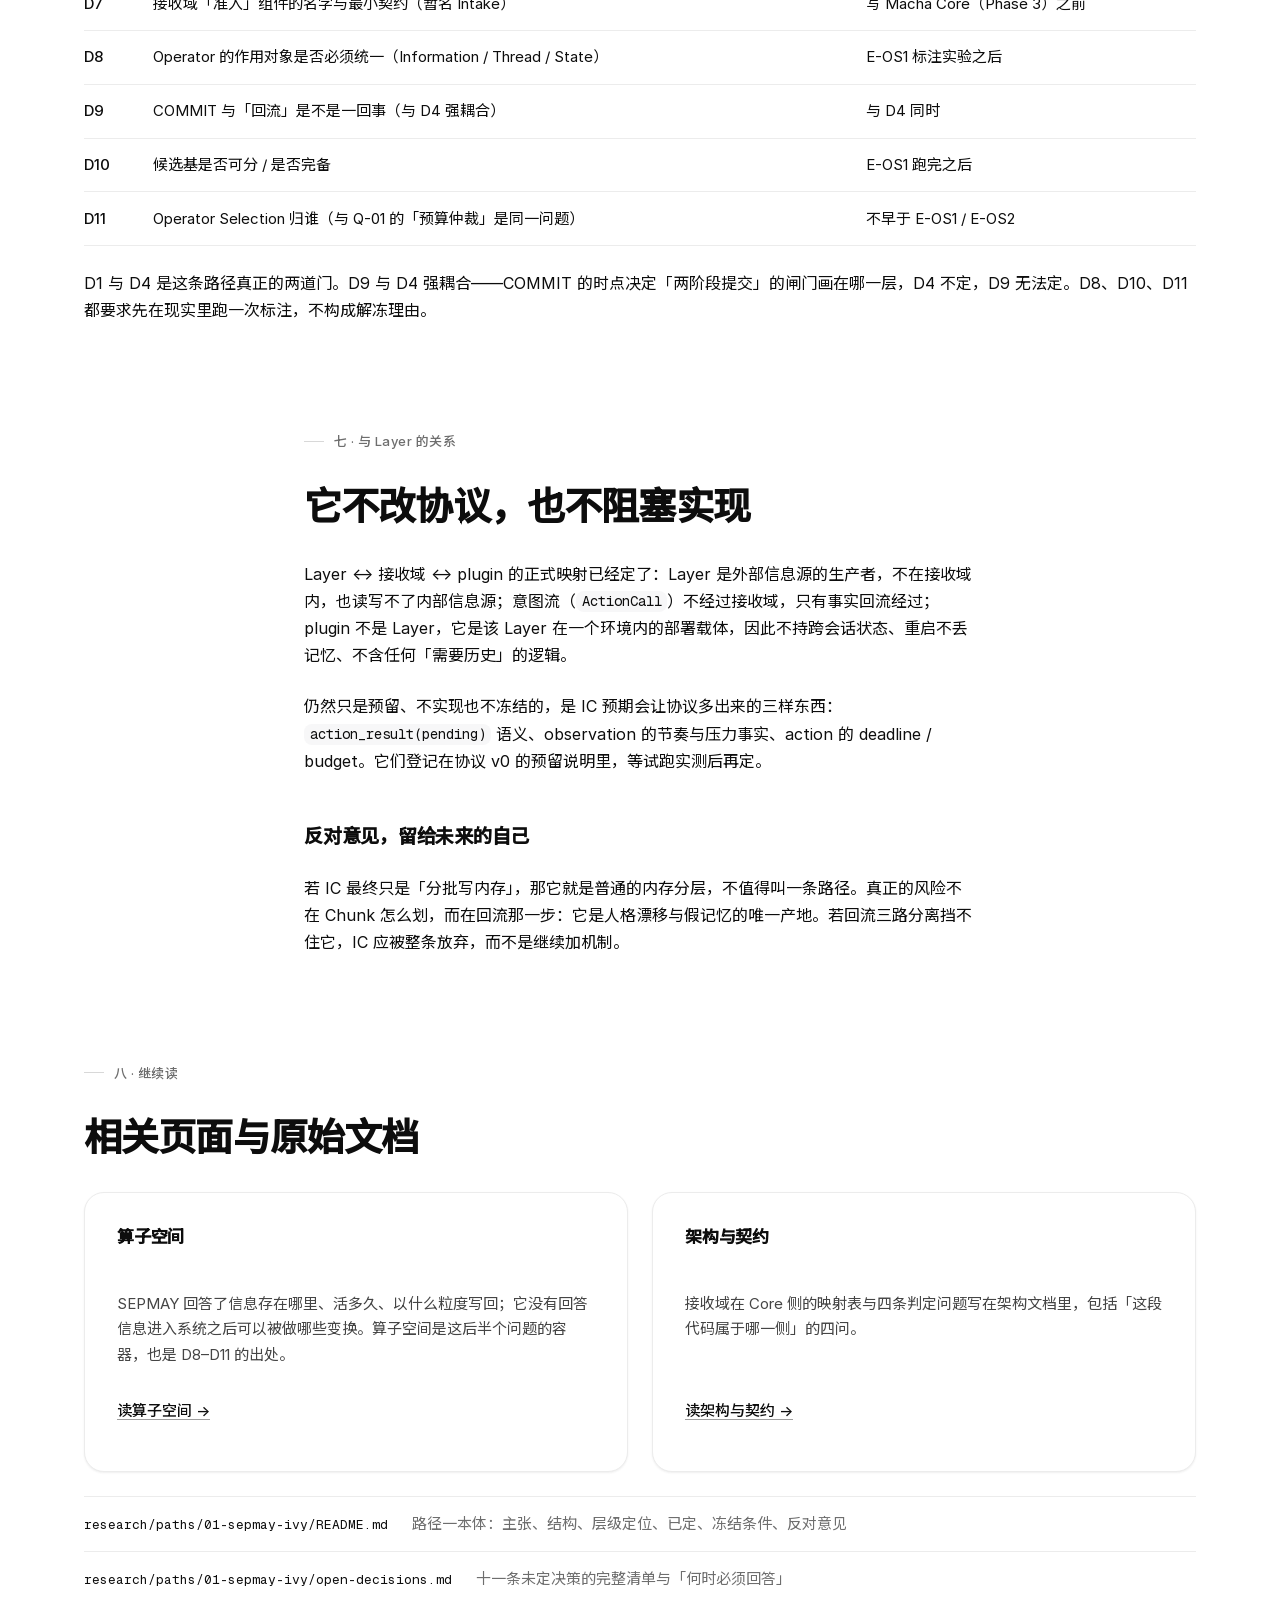
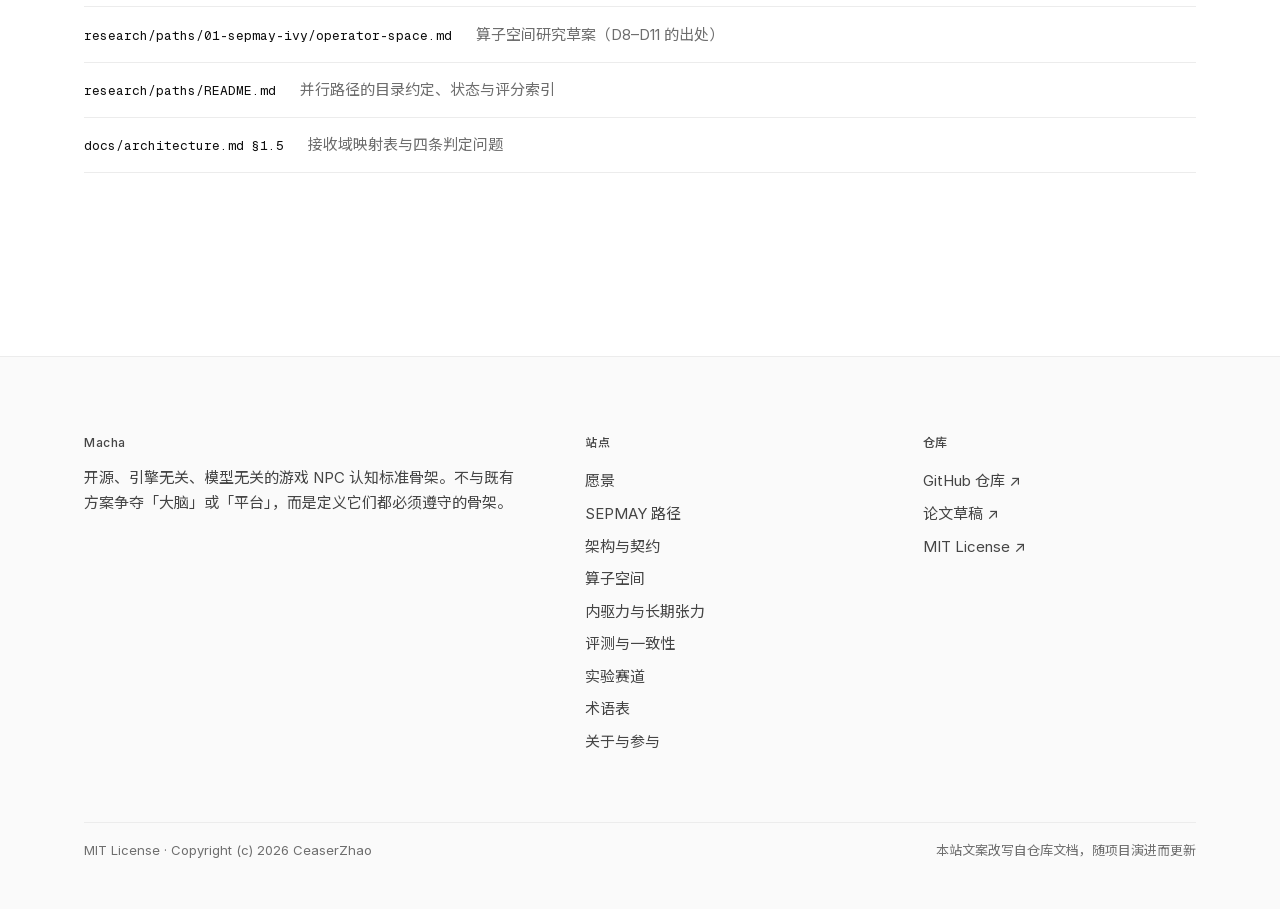
<file: site/sepmay.html>
<!DOCTYPE html>
<html lang="zh-CN">
<head>
<meta charset="UTF-8">
<meta name="viewport" content="width=device-width, initial-scale=1.0">
<title>SEPMAY 路径 — Macha</title>
<meta name="description" content="SEPMAY（路径一 / IVY 生命周期）把交互组织进有明确生死的生命周期单元，单元内只在局部上下文里计算，关闭时把结果回流到内部信息源。本页同时公开它此刻被冻结的位置：11 条未定决策与三条解冻条件。">
<link rel="stylesheet" href="./assets/css/site.css">
</head>
<body>

<header class="site-header">
  <div class="wrap site-header__inner">
    <a class="brand" href="./index.html">
      <span class="brand__mark">Macha</span>
      <span class="brand__tag">认知标准骨架</span>
    </a>
    <nav class="site-nav" aria-label="主导航">
      <ul>
        <li><a href="./index.html">愿景</a></li>
        <li><a href="./sepmay.html" aria-current="page">SEPMAY</a></li>
        <li><a href="./architecture.html">技术</a></li>
        <li><a href="https://github.com/zbbsdsb/Macha/blob/main/papers/2026-crossing-the-game-agent-gap.md">论文</a></li>
        <li><a class="nav-ext" href="https://github.com/zbbsdsb/Macha">GitHub ↗</a></li>
      </ul>
    </nav>
  </div>
</header>

<main>

  <section class="hero">
    <div class="wrap">
      <p class="kicker">Macha · 路径一 · SepMay / IVY 生命周期</p>
      <h1>SEPMAY 路径</h1>
      <p class="hero__lede">NPC 不该为每一次交互都付整条思维链的代价。</p>
      <div class="hero__meta">
        <span>状态 · PENDING（已冻结）</span>
        <span>外部评分 · 6.5 / 10</span>
        <span>层级 · Core 侧（Phase 3）</span>
        <span>收敛 · 2026-09-14</span>
      </div>
    </div>
  </section>

  <section id="problem">
    <div class="wrap wrap--narrow">
      <div class="section-head">
        <span class="kicker">一 · 它解决什么问题</span>
        <h2>为交互赋予生死</h2>
      </div>

      <p>交互被组织进有明确生死的生命周期单元，单元内只在局部上下文里计算，关闭时把结果回流到内部信息源。这样一次交互的代价不再等于整条思维链，而是等于它所在单元的预算。</p>

      <p>它把系统划成三层，互不越界。约束是单向的：IC 不决定 NPC 怎么想，但 IC 决定 NPC 能想起什么粒度。因此 IC 只有一条设计义务——不得产生「人不可能有的记忆形态」，例如精确复述三小时前的每一句话，或同一件事存在两套互不知情的记忆。</p>

      <p>这条义务把「忘，还是记得太具体」从人格问题降级为数据层约束：测试里出现「记得比人多」或「两套记忆互不知道」，一律算 IC 的 bug，与人格设定无关。</p>
    </div>
  </section>

  <section id="structure">
    <div class="wrap wrap--narrow">
      <div class="section-head">
        <span class="kicker">二 · 结构</span>
        <h2>接收域 · 运算域 · 输出域</h2>
      </div>

      <pre><code>接收域                    运算域                     输出域
外部信息源 ┐                                    ┌ Ive Chunk → Ive Thread …
           ├→ 算子集合（一切即插件）→ ───────────┤ Ive Chunk → Ive Thread …
内部信息源 ┘                                    └
     ↑                                              │
     └──────────── 数据回流 ←────────────────────────┘</code></pre>

      <p>图的读法有三条。第一，回流不改写外部信息源：被改写的只有「他自己」——事实 append-only，内部状态才可提交更新。第二，内部信息源同时是运算域的输入与回流的目标，因此图上有一个环，这个环必须由 IC 的关闭时点（两阶段提交）做闸门，否则运算域会读到自己未提交的中间态。第三，因此接收域的职责是准入，不是接收。</p>

      <div class="callout">
        <span class="callout__label">准入，不是接收</span>
        <p>接收域决定什么进入这个 agent 的世界模型、以什么粒度、带什么不确定性（<code>window</code> / <code>truncated</code> / <code>verifiability</code>）。它的产品是「有门的事实」，而不是世界的拷贝。接收域不做赋义——赋义属于运算域的算子。</p>
      </div>
    </div>
  </section>

  <section id="layers">
    <div class="wrap wrap--narrow">
      <div class="section-head">
        <span class="kicker">三 · 层级定位</span>
        <h2>三层，互不越界</h2>
      </div>

      <div class="table-wrap">
        <table class="stackable">
          <caption>三层各自管什么</caption>
          <thead>
            <tr><th scope="col">层</th><th scope="col">管什么</th></tr>
          </thead>
          <tbody>
            <tr><th scope="row">认知层</th><td data-label="管什么">NPC 怎么想、记什么、有无人格、一致不一致</td></tr>
            <tr><th scope="row">数据组织层 = IC<br>（Chunk / Thread）</th><td data-label="管什么">谁和谁归一组、这组数据活多久、以什么粒度被写出与读入</td></tr>
            <tr><th scope="row">环境层（Layer）</th><td data-label="管什么">Minecraft 里发生了什么</td></tr>
          </tbody>
        </table>
      </div>

      <p>重要性、情绪、关系亲密度与戏剧价值被明确排除在特性集之外，因为它们需要判断，属于认知层的输出。认知层可以贴标签，但调度侧不得自行计算。</p>
    </div>
  </section>

  <section id="baseline">
    <div class="wrap">
      <div class="section-head">
        <span class="kicker">四 · 已定基线</span>
        <h2>可直接作为实现依据的条目</h2>
      </div>

      <div class="table-wrap">
        <table class="stackable">
          <caption>路径一已定项与基线</caption>
          <thead>
            <tr><th scope="col">条目</th><th scope="col">状态</th></tr>
          </thead>
          <tbody>
            <tr><th scope="row">Ive Chunk = 管理一组具有相同特性的 Thread 的容器</th><td data-label="状态">已定</td></tr>
            <tr><th scope="row">Thread 不跨 Chunk</th><td data-label="状态">已定</td></tr>
            <tr><th scope="row">Chunk 不嵌套（只一层）</th><td data-label="状态">已定</td></tr>
            <tr><th scope="row">Chunk 关闭时数据回流</th><td data-label="状态">已定</td></tr>
            <tr><th scope="row">回流分三路：事实件 / 陈述件（他自己的版本）/ 权重</th><td data-label="状态">基线</td></tr>
            <tr><th scope="row">两阶段：Chunk 内只写暂存，关闭时一次性提交</th><td data-label="状态">基线</td></tr>
            <tr><th scope="row">中断 ≠ 关闭：中断只提交事实件，不产生「他的版本」</th><td data-label="状态">基线</td></tr>
            <tr><th scope="row">回流目标是单一内部信息源；多视角是读法不是写法</th><td data-label="状态">基线</td></tr>
            <tr><th scope="row">IC 不判断重要性、不定义人格、不解释情境</th><td data-label="状态">已定</td></tr>
            <tr><th scope="row">深度差异由情境决定，可被感知但须归因于角色状态，不得在同一节拍内翻转</th><td data-label="状态">已定</td></tr>
            <tr><th scope="row">特性集候选：参与者集 / 活动类 / 寿命类 / 资源类（须正交、宜少）</th><td data-label="状态">基线</td></tr>
          </tbody>
        </table>
      </div>
    </div>
  </section>

  <section id="status">
    <div class="wrap wrap--narrow">
      <div class="section-head">
        <span class="kicker">五 · 当前状态</span>
        <h2>这条路径此刻是冻结的</h2>
      </div>

      <p><span class="tag tag--warn">PENDING · 已冻结</span> <span class="tag">外部评分 6.5 / 10</span></p>

      <p>冻结原因写得很直接：连续数轮都在定义概念，没有任何一项被现实检验。处置是——IC 现在冻结，不投入实现；当前唯一在推进的是 Layer（Phase 1–2）。等 Layer 的八步闭环跑通、协议有了实测，再回头用现实检验 IC，而不是继续在纸上分辨。</p>

      <h3>解冻条件（三条满足任一）</h3>
      <ul class="rowlist">
        <li><span>条件一</span><span>Layer 的八步闭环完成。</span></li>
        <li><span>条件二</span><span>出现一个真实场景，逼着回答「寿命类怎么分档」。</span></li>
        <li><span>条件三</span><span>愿意为 IC 写一个最小可证伪版本。</span></li>
      </ul>

      <div class="callout">
        <span class="callout__label">诚实状态</span>
        <p>这一页的价值不在于把 SEPMAY 讲成成果，而在于公开它此刻的位置。招募材料里那句「认知核心：尚未构建 —— Phase 3」被直接印在页面上，事后复盘认为它是全文档最有效的一处设计：对的人是加分，错的人是筛掉。SEPMAY 页沿用同一种做法。</p>
      </div>
    </div>
  </section>

  <section id="open">
    <div class="wrap">
      <div class="section-head">
        <span class="kicker">六 · 未定决策</span>
        <h2>11 条未定项，明确不阻塞任何实现</h2>
      </div>

      <p>三条硬规矩：未定项不阻塞任何实现；未定项若被临时猜一个，必须显式标注为临时假设并写明作废条件；每条都写了「何时必须回答」，到点仍未回答，则该路径不得解冻。</p>

      <div class="table-wrap">
        <table class="stackable">
          <caption>路径一的十一条未定决策</caption>
          <thead>
            <tr><th scope="col">编号</th><th scope="col">问题</th><th scope="col">何时必须回答</th></tr>
          </thead>
          <tbody>
            <tr><th scope="row">D1</th><td data-label="问题">寿命类怎么分档 —— 唯一卡住「Chunk 关闭时机」的口子</td><td data-label="何时">路径解冻前</td></tr>
            <tr><th scope="row">D2</th><td data-label="问题">分组标准由谁声明、怎么声明</td><td data-label="何时">路径解冻时（与 D1 同时）</td></tr>
            <tr><th scope="row">D3</th><td data-label="问题">「语义调度器」是否成立（本轮立场：反对把语义放进调度器）</td><td data-label="何时">路径解冻前</td></tr>
            <tr><th scope="row">D4</th><td data-label="问题">权重更新的语义 —— 人格漂移与假记忆的唯一产地</td><td data-label="何时">写最小可证伪版本之前</td></tr>
            <tr><th scope="row">D5</th><td data-label="问题">路径二、路径三是什么（已部分回答：路径二 = 内驱力）</td><td data-label="何时">用户裁定</td></tr>
            <tr><th scope="row">D6</th><td data-label="问题">与 Layer 协议的关系（映射已定，协议预留仍非阻塞）</td><td data-label="何时">Layer 八步闭环之后</td></tr>
            <tr><th scope="row">D7</th><td data-label="问题">接收域「准入」组件的名字与最小契约（暂名 Intake）</td><td data-label="何时">写 Macha Core（Phase 3）之前</td></tr>
            <tr><th scope="row">D8</th><td data-label="问题">Operator 的作用对象是否必须统一（Information / Thread / State）</td><td data-label="何时">E-OS1 标注实验之后</td></tr>
            <tr><th scope="row">D9</th><td data-label="问题">COMMIT 与「回流」是不是一回事（与 D4 强耦合）</td><td data-label="何时">与 D4 同时</td></tr>
            <tr><th scope="row">D10</th><td data-label="问题">候选基是否可分 / 是否完备</td><td data-label="何时">E-OS1 跑完之后</td></tr>
            <tr><th scope="row">D11</th><td data-label="问题">Operator Selection 归谁（与 Q-01 的「预算仲裁」是同一问题）</td><td data-label="何时">不早于 E-OS1 / E-OS2</td></tr>
          </tbody>
        </table>
      </div>

      <p>D1 与 D4 是这条路径真正的两道门。D9 与 D4 强耦合——COMMIT 的时点决定「两阶段提交」的闸门画在哪一层，D4 不定，D9 无法定。D8、D10、D11 都要求先在现实里跑一次标注，不构成解冻理由。</p>
    </div>
  </section>

  <section id="layer-relation">
    <div class="wrap wrap--narrow">
      <div class="section-head">
        <span class="kicker">七 · 与 Layer 的关系</span>
        <h2>它不改协议，也不阻塞实现</h2>
      </div>

      <p>Layer ↔ 接收域 ↔ plugin 的正式映射已经定了：Layer 是外部信息源的生产者，不在接收域内，也读写不了内部信息源；意图流（<code>ActionCall</code>）不经过接收域，只有事实回流经过；plugin 不是 Layer，它是该 Layer 在一个环境内的部署载体，因此不持跨会话状态、重启不丢记忆、不含任何「需要历史」的逻辑。</p>

      <p>仍然只是预留、不实现也不冻结的，是 IC 预期会让协议多出来的三样东西：<code>action_result(pending)</code> 语义、observation 的节奏与压力事实、action 的 deadline / budget。它们登记在协议 v0 的预留说明里，等试跑实测后再定。</p>

      <h3>反对意见，留给未来的自己</h3>
      <p>若 IC 最终只是「分批写内存」，那它就是普通的内存分层，不值得叫一条路径。真正的风险不在 Chunk 怎么划，而在回流那一步：它是人格漂移与假记忆的唯一产地。若回流三路分离挡不住它，IC 应被整条放弃，而不是继续加机制。</p>
    </div>
  </section>

  <section id="next">
    <div class="wrap">
      <div class="section-head">
        <span class="kicker">八 · 继续读</span>
        <h2>相关页面与原始文档</h2>
      </div>

      <div class="grid-2">
        <div class="card">
          <h3>算子空间</h3>
          <p>SEPMAY 回答了信息存在哪里、活多久、以什么粒度写回；它没有回答信息进入系统之后可以被做哪些变换。算子空间是这后半个问题的容器，也是 D8–D11 的出处。</p>
          <p><a href="./operators.html">读算子空间 →</a></p>
        </div>
        <div class="card">
          <h3>架构与契约</h3>
          <p>接收域在 Core 侧的映射表与四条判定问题写在架构文档里，包括「这段代码属于哪一侧」的四问。</p>
          <p><a href="./architecture.html">读架构与契约 →</a></p>
        </div>
      </div>

      <ul class="doc-links">
        <li>
          <span class="path">research/paths/01-sepmay-ivy/README.md</span>
          <span class="desc">路径一本体：主张、结构、层级定位、已定、冻结条件、反对意见</span>
        </li>
        <li>
          <span class="path">research/paths/01-sepmay-ivy/open-decisions.md</span>
          <span class="desc">十一条未定决策的完整清单与「何时必须回答」</span>
        </li>
        <li>
          <span class="path">research/paths/01-sepmay-ivy/operator-space.md</span>
          <span class="desc">算子空间研究草案（D8–D11 的出处）</span>
        </li>
        <li>
          <span class="path">research/paths/README.md</span>
          <span class="desc">并行路径的目录约定、状态与评分索引</span>
        </li>
        <li>
          <span class="path">docs/architecture.md §1.5</span>
          <span class="desc">接收域映射表与四条判定问题</span>
        </li>
      </ul>
    </div>
  </section>

</main>

<footer class="site-footer">
  <div class="wrap">
    <div class="site-footer__grid">
      <div>
        <p class="site-footer__label">Macha</p>
        <p>开源、引擎无关、模型无关的游戏 NPC 认知标准骨架。不与既有方案争夺「大脑」或「平台」，而是定义它们都必须遵守的骨架。</p>
      </div>
      <div>
        <p class="site-footer__label">站点</p>
        <ul>
          <li><a href="./index.html">愿景</a></li>
          <li><a href="./sepmay.html">SEPMAY 路径</a></li>
          <li><a href="./architecture.html">架构与契约</a></li>
          <li><a href="./operators.html">算子空间</a></li>
          <li><a href="./drive.html">内驱力与长期张力</a></li>
          <li><a href="./evaluation.html">评测与一致性</a></li>
          <li><a href="./experiments.html">实验赛道</a></li>
          <li><a href="./glossary.html">术语表</a></li>
          <li><a href="./about.html">关于与参与</a></li>
        </ul>
      </div>
      <div>
        <p class="site-footer__label">仓库</p>
        <ul>
          <li><a href="https://github.com/zbbsdsb/Macha">GitHub 仓库 ↗</a></li>
          <li><a href="https://github.com/zbbsdsb/Macha/blob/main/papers/2026-crossing-the-game-agent-gap.md">论文草稿 ↗</a></li>
          <li><a href="https://github.com/zbbsdsb/Macha/blob/main/LICENSE">MIT License ↗</a></li>
        </ul>
      </div>
    </div>
    <div class="site-footer__base">
      <p>MIT License · Copyright (c) 2026 CeaserZhao</p>
      <p>本站文案改写自仓库文档，随项目演进而更新</p>
    </div>
  </div>
</footer>

</body>
</html>
</file>
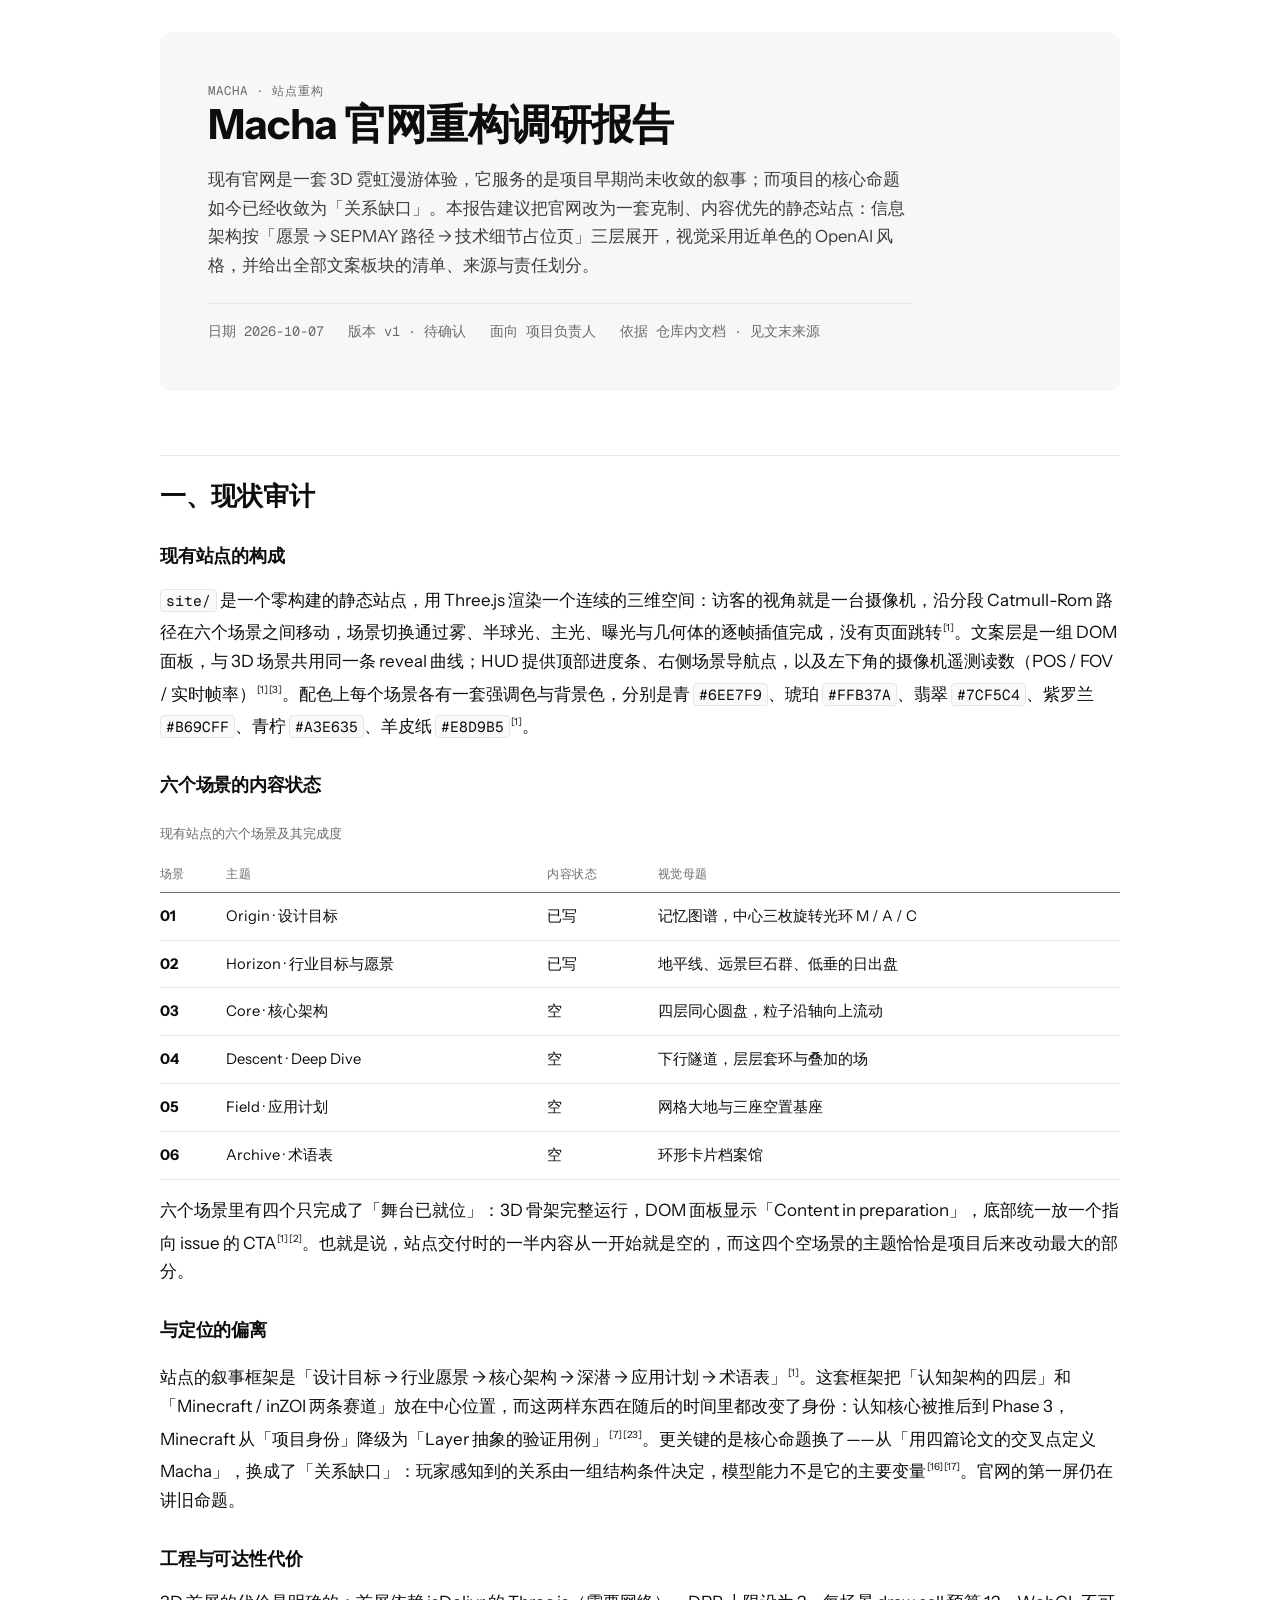
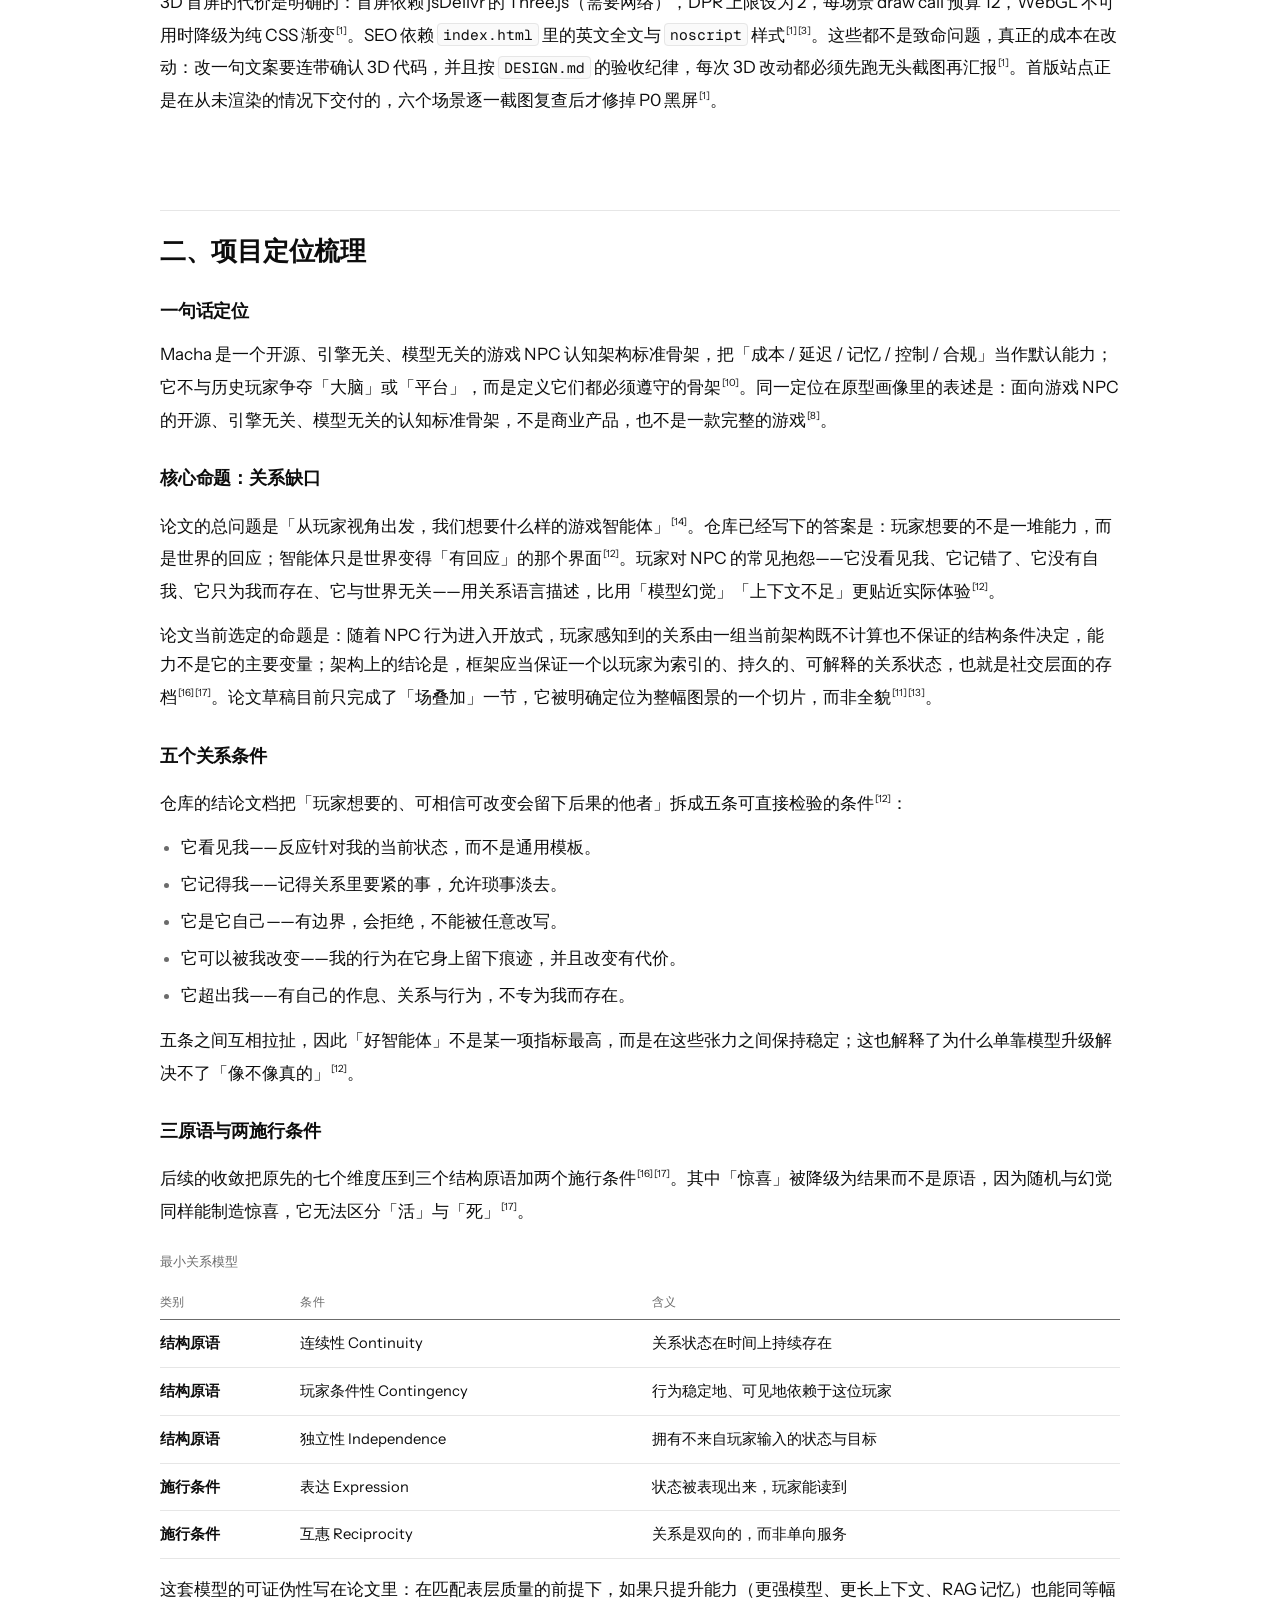
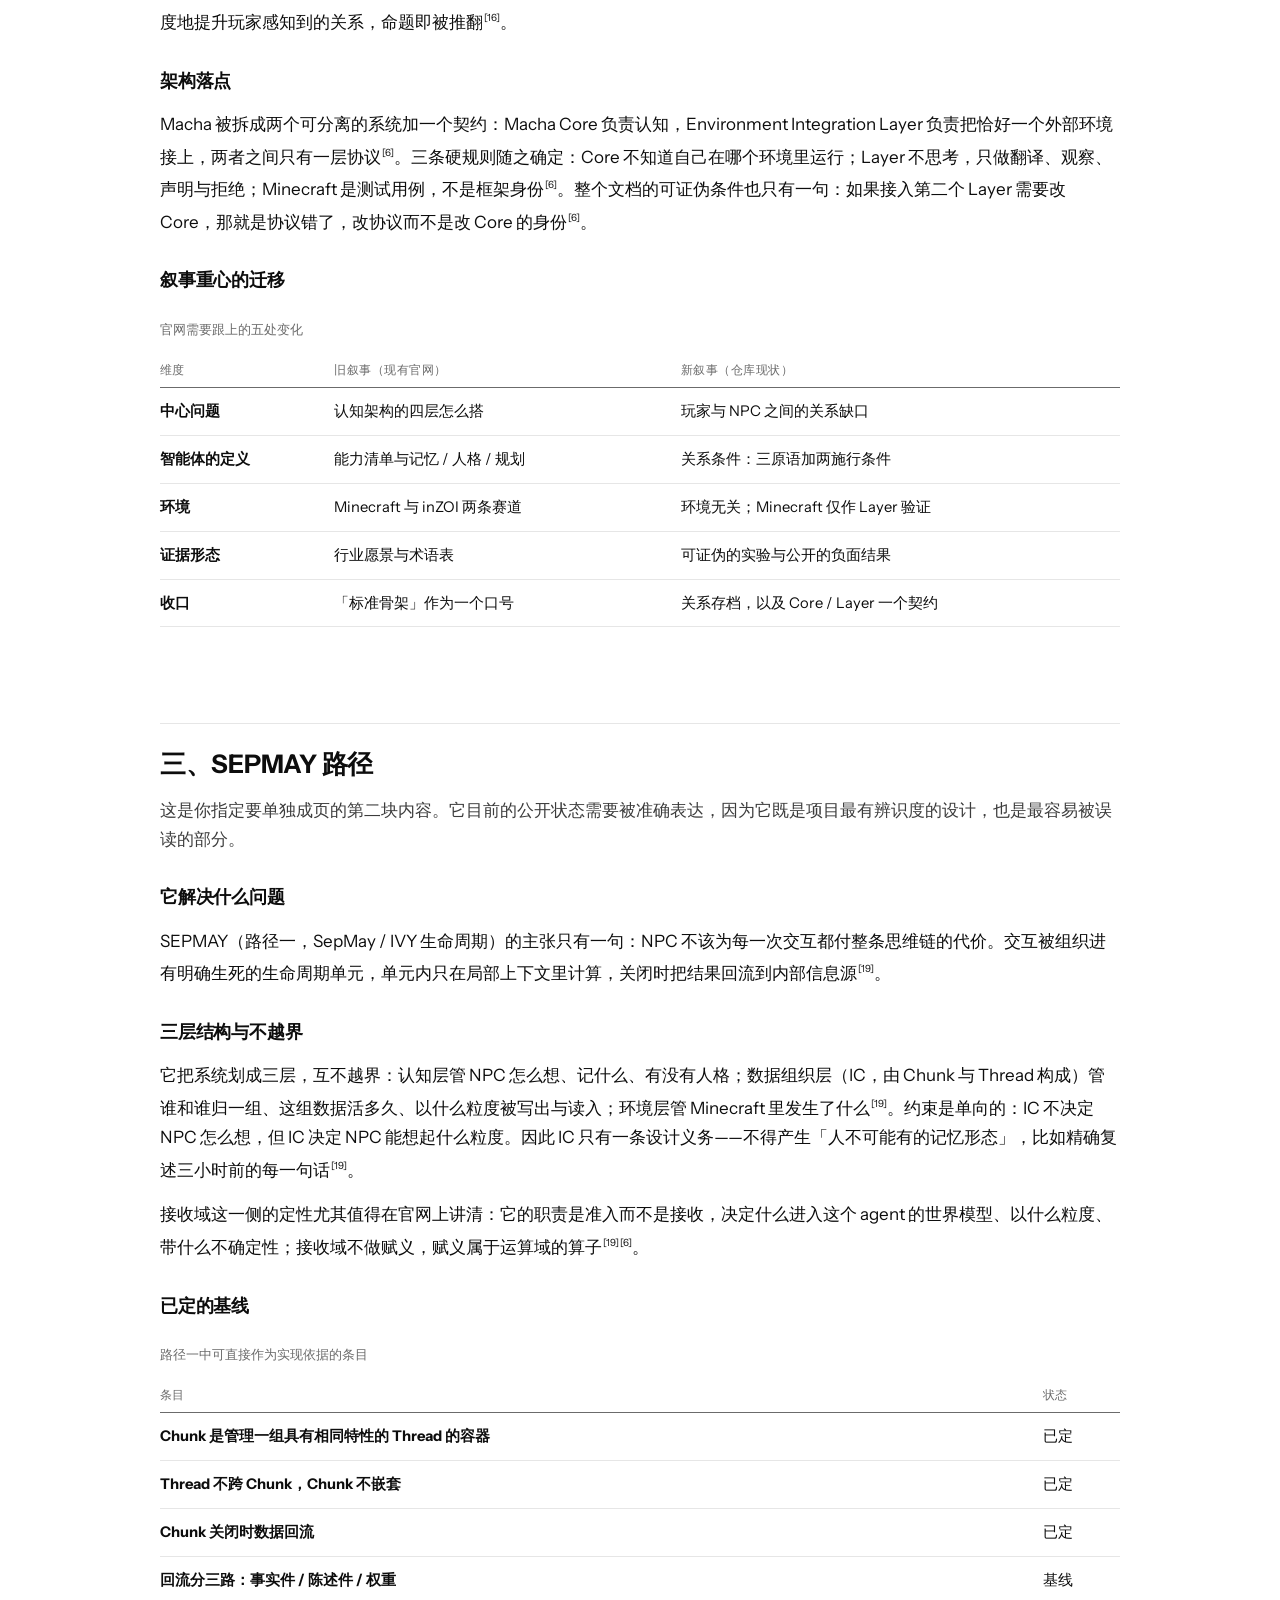
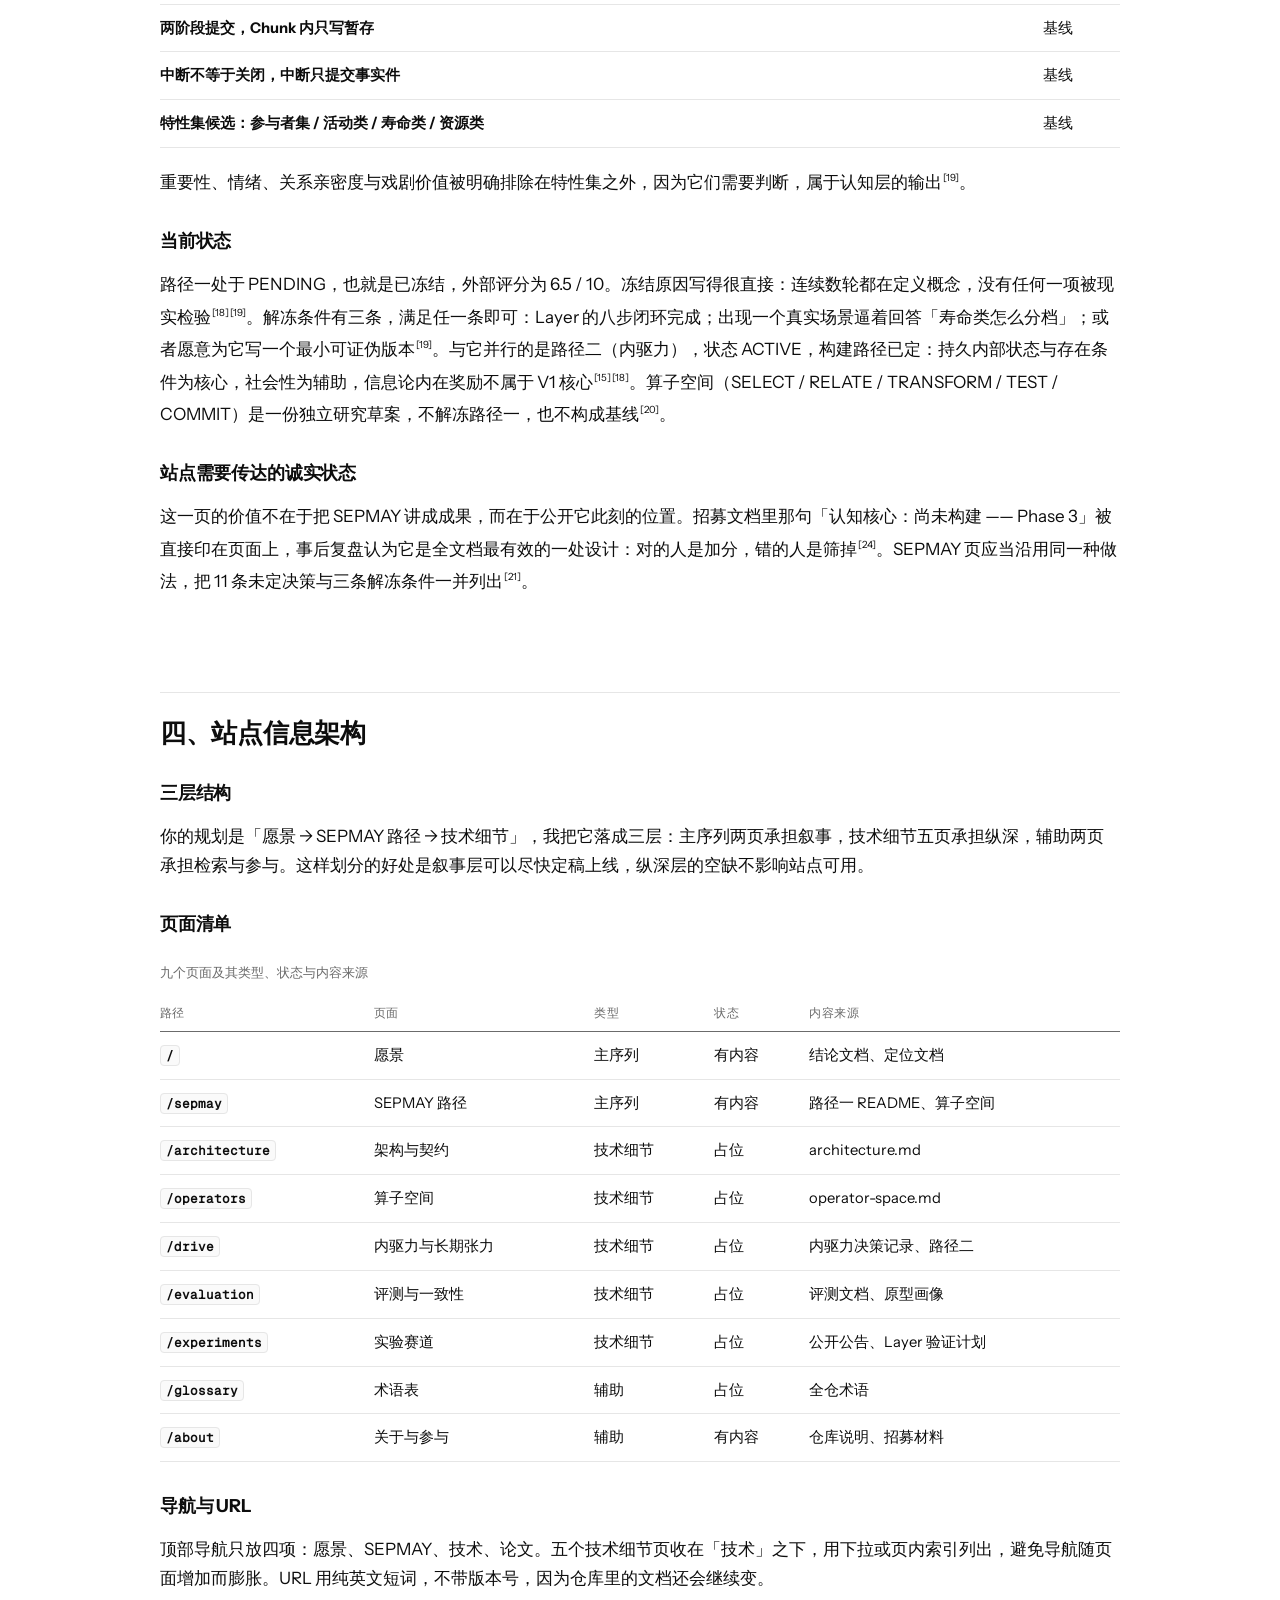
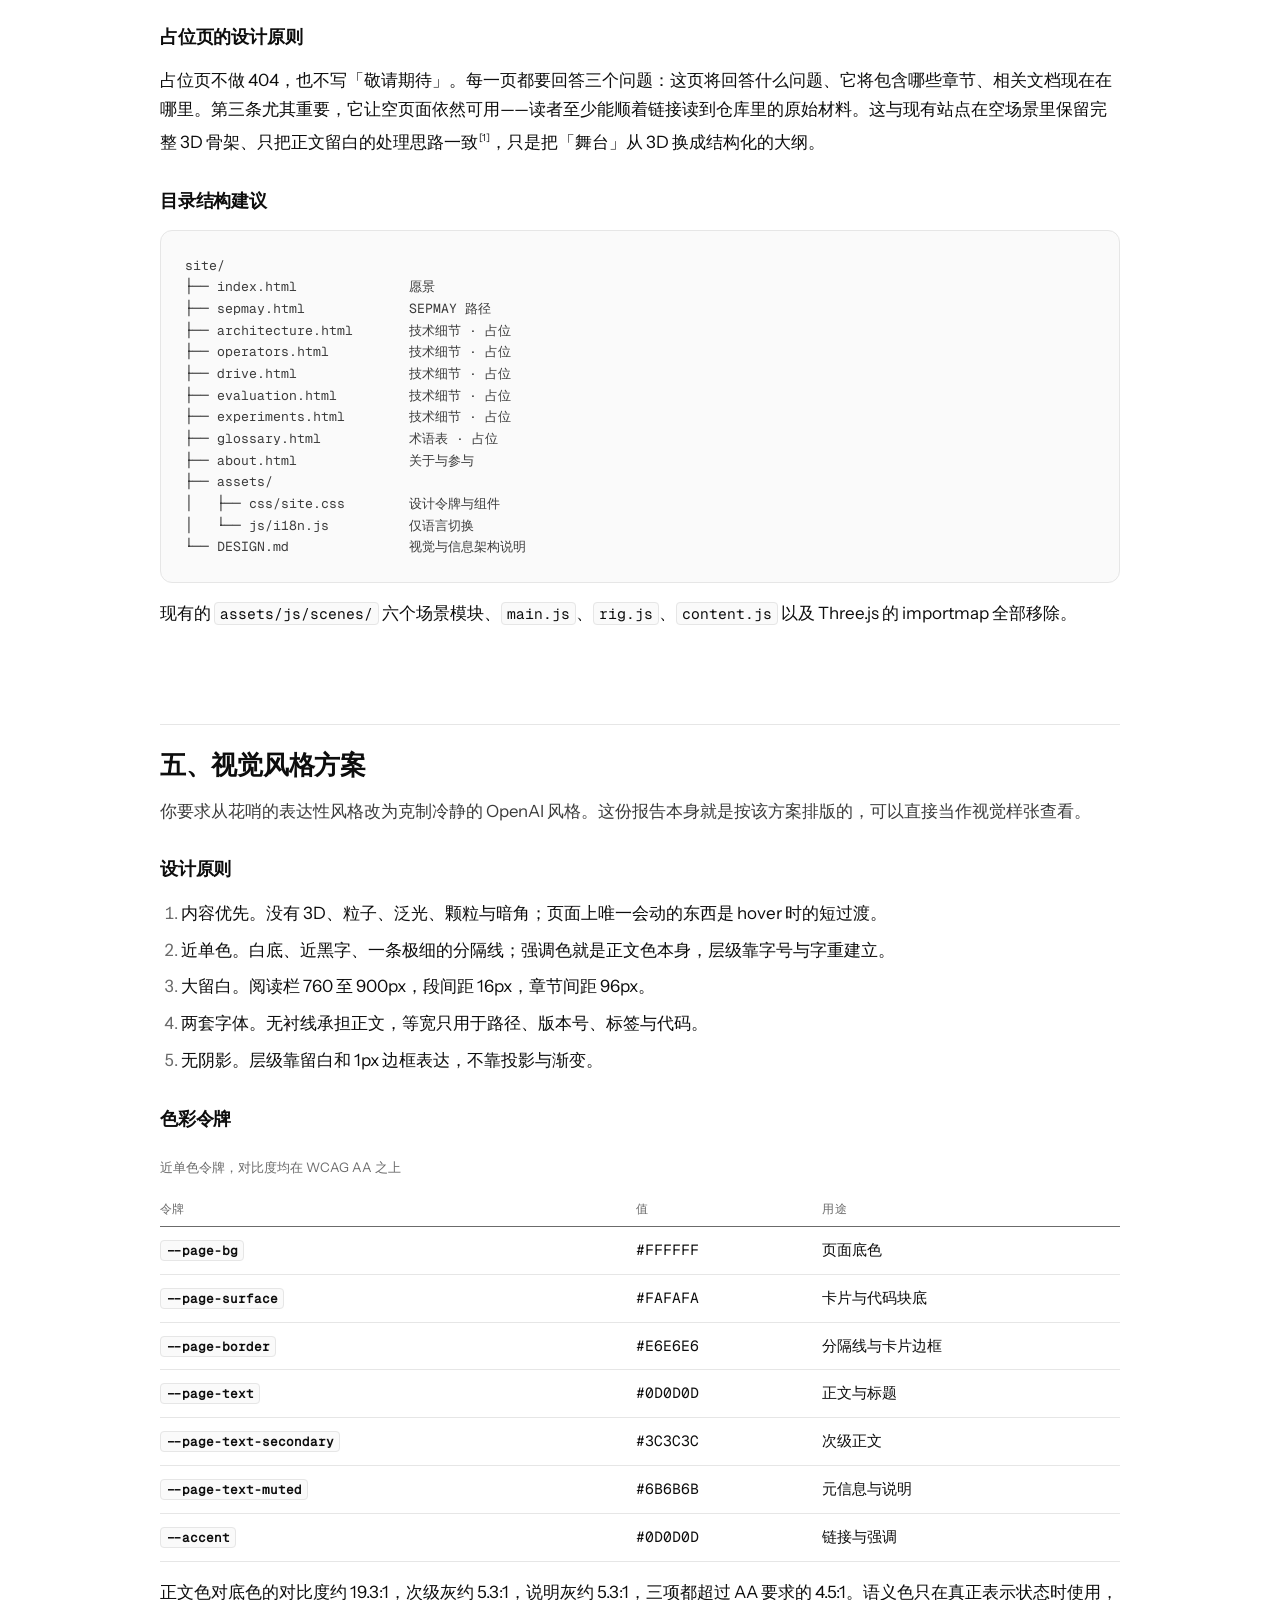
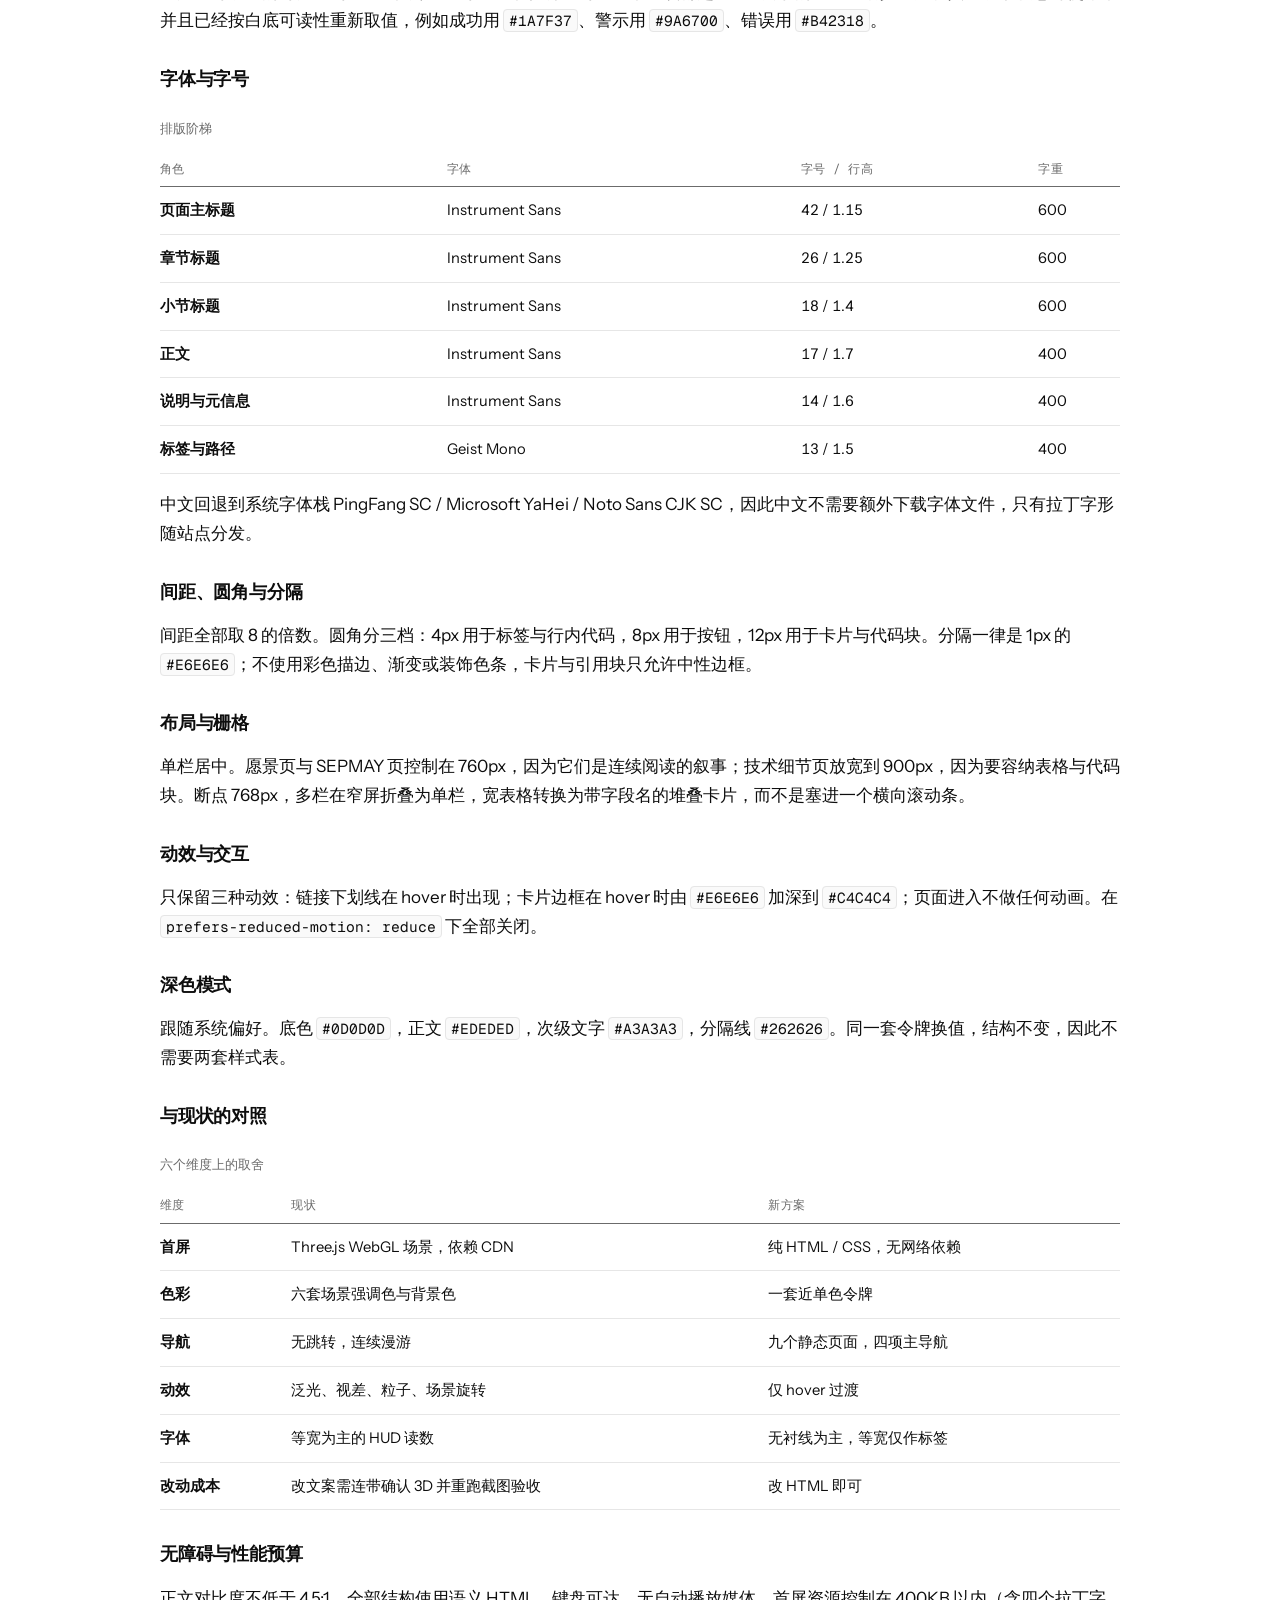
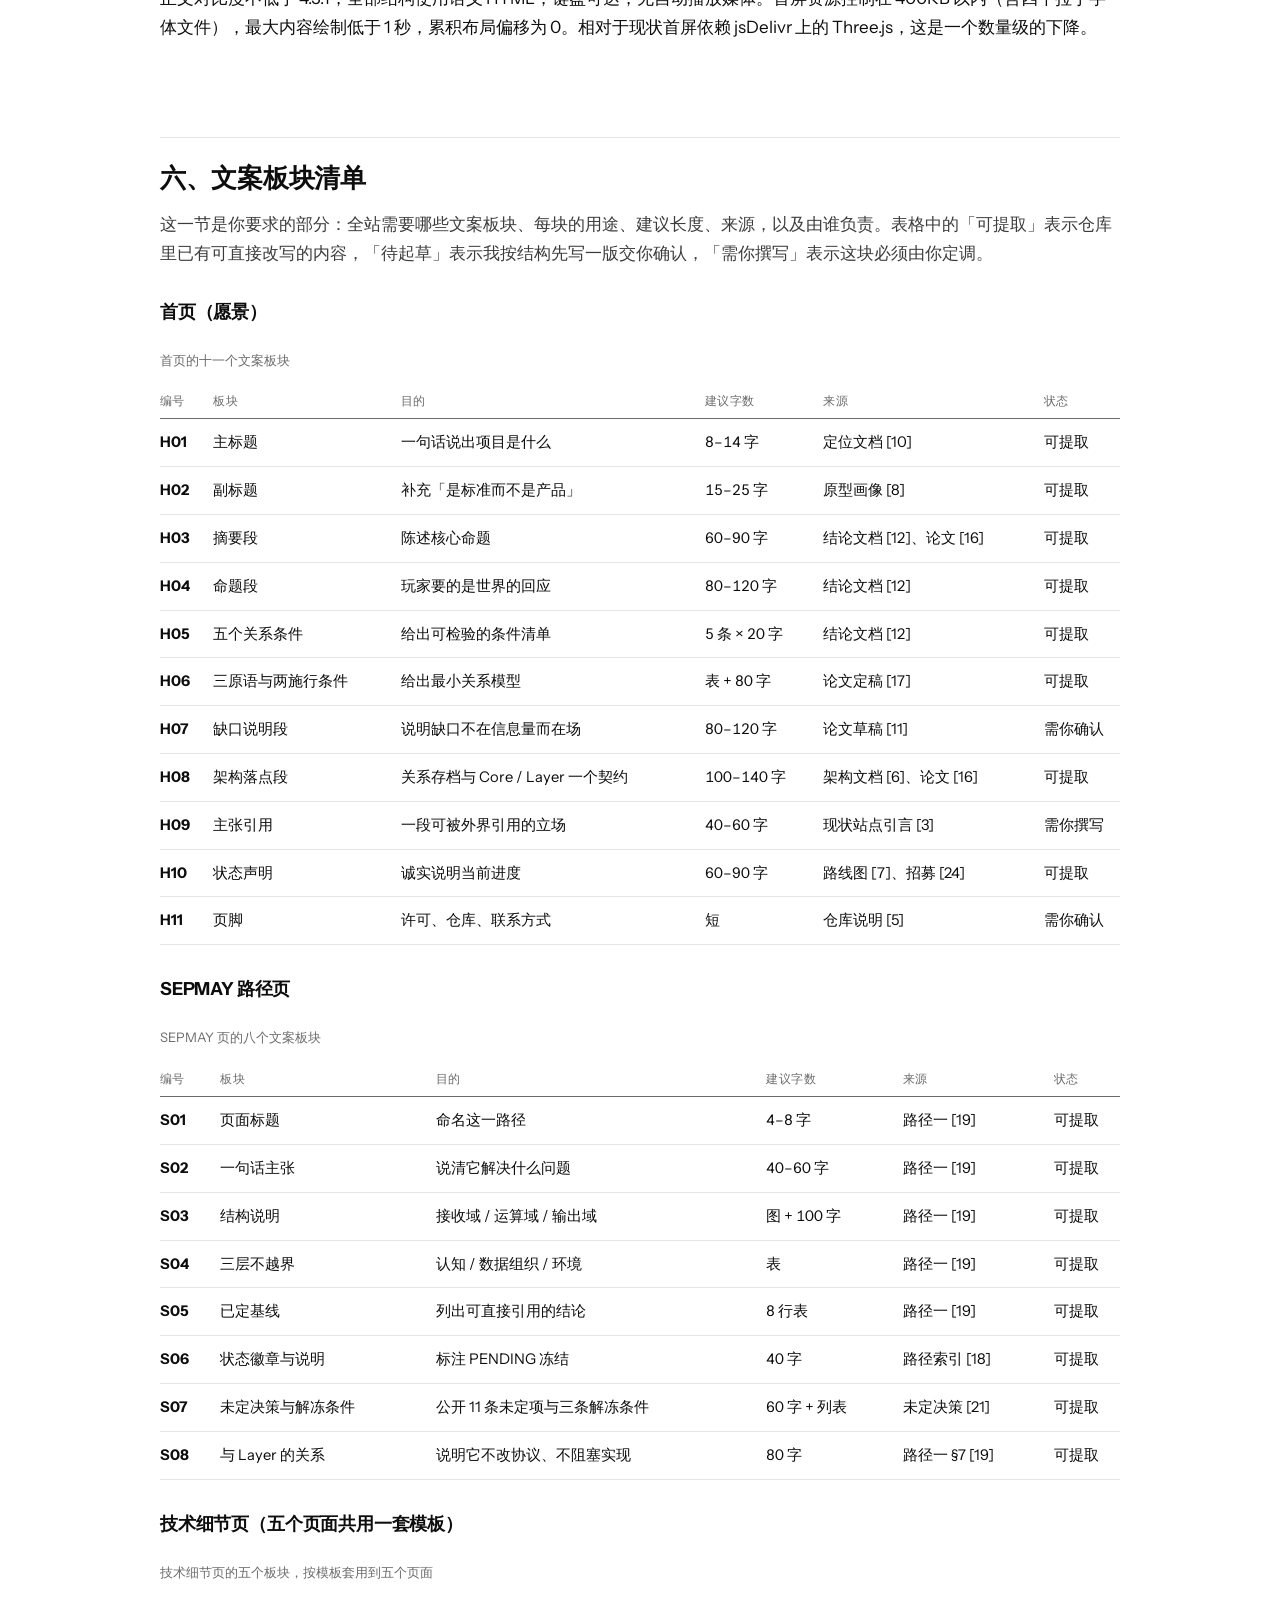
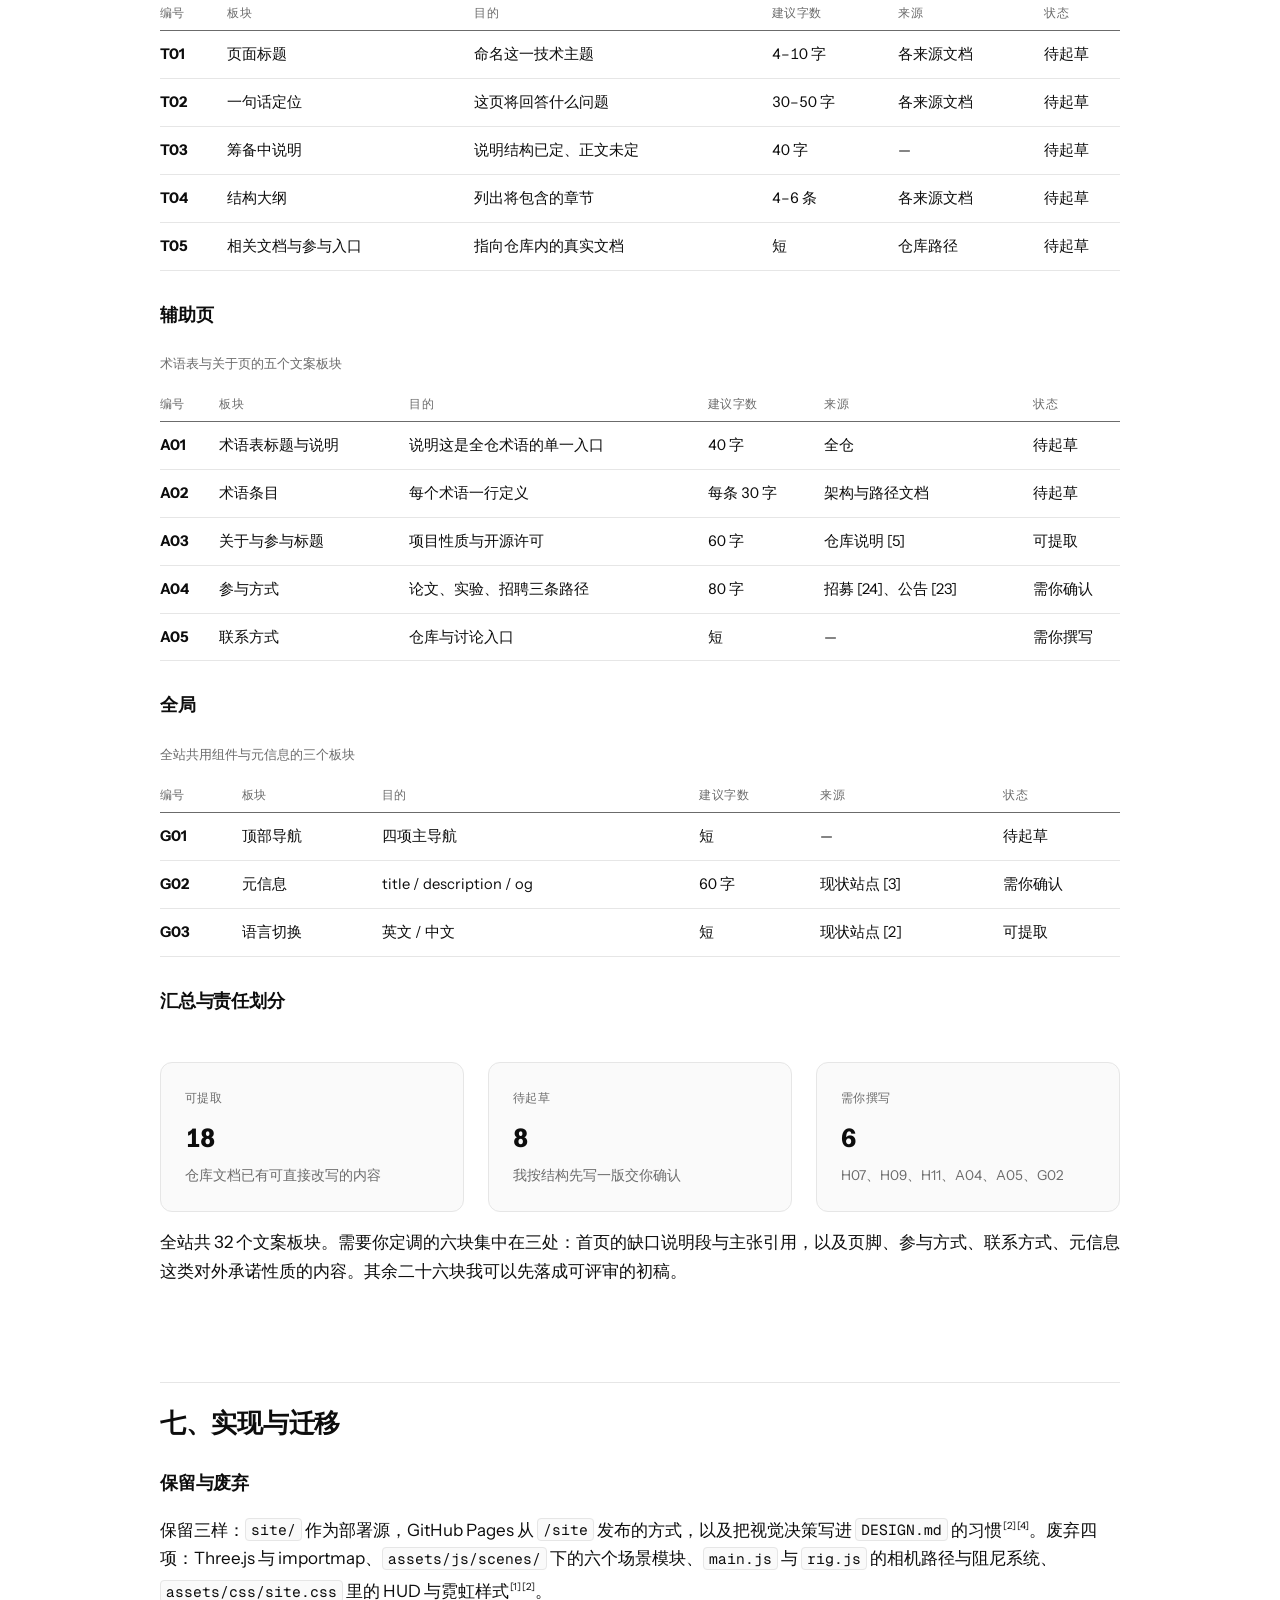
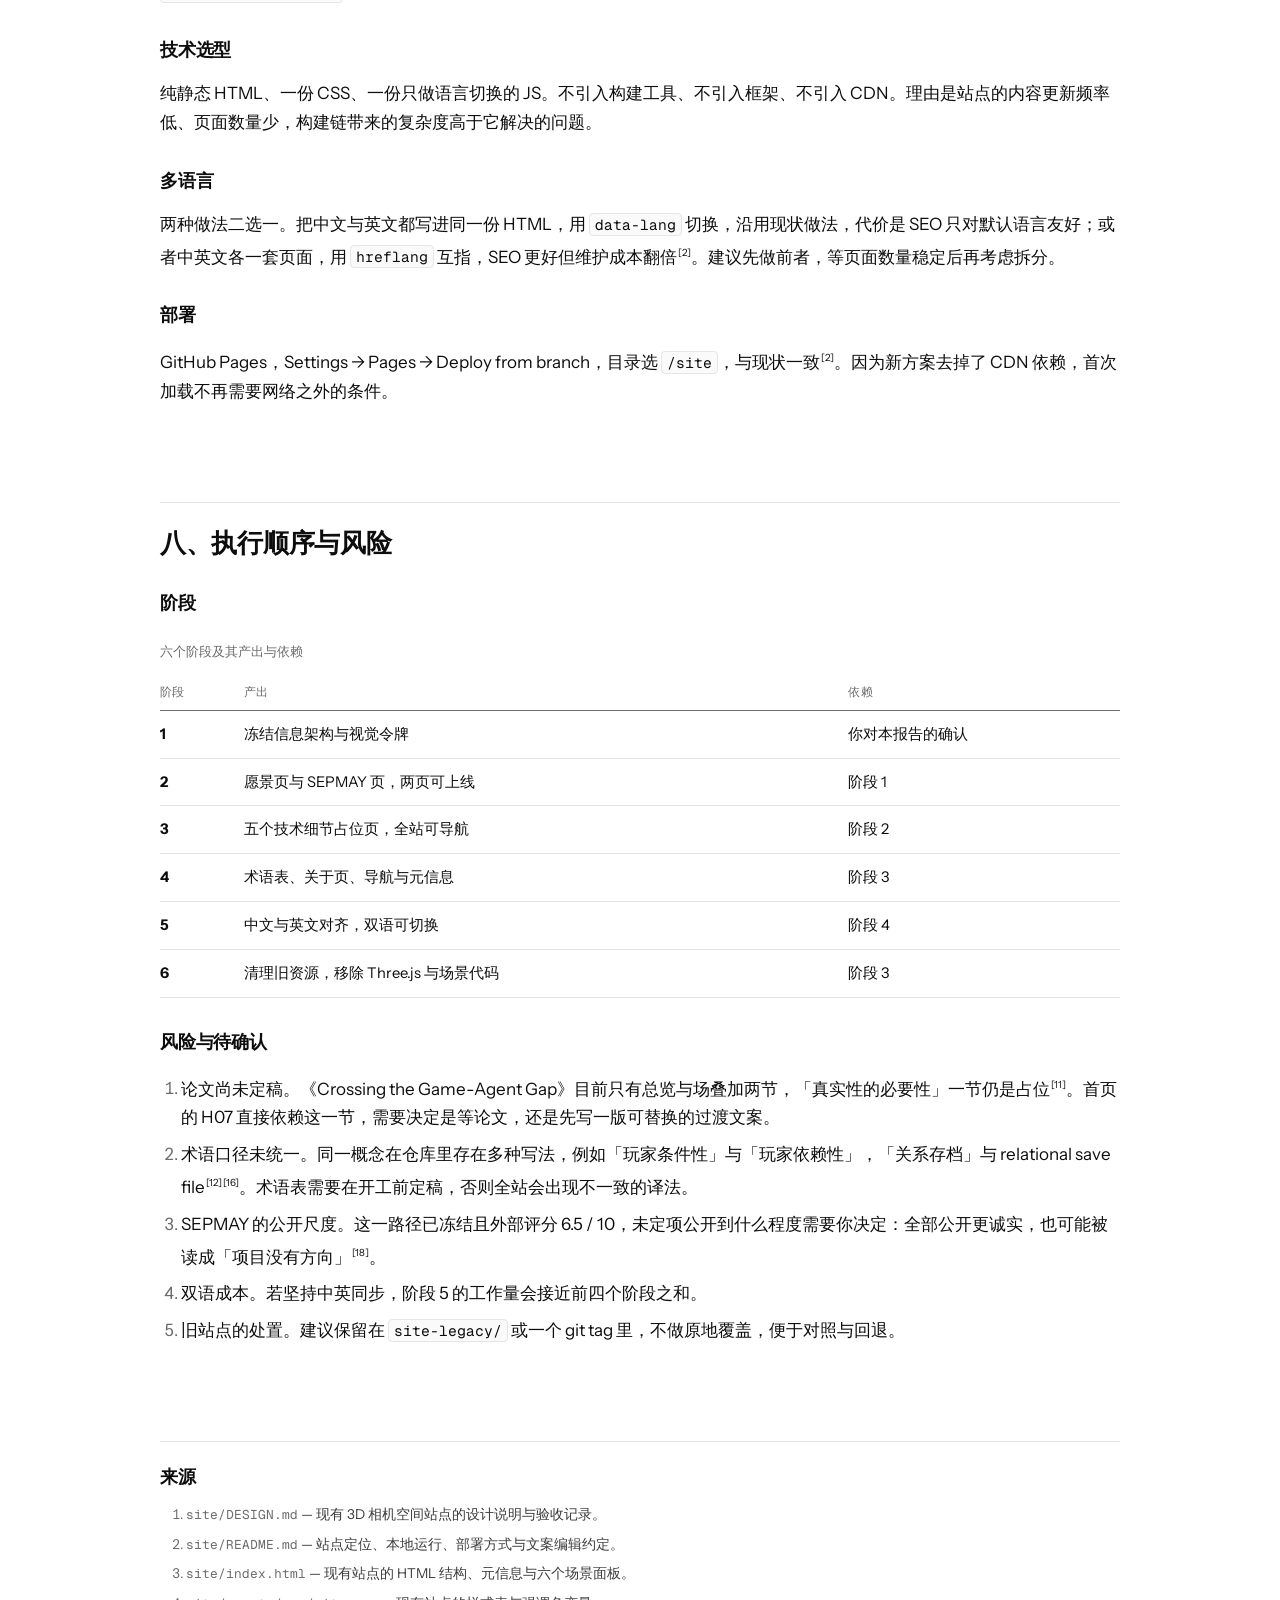
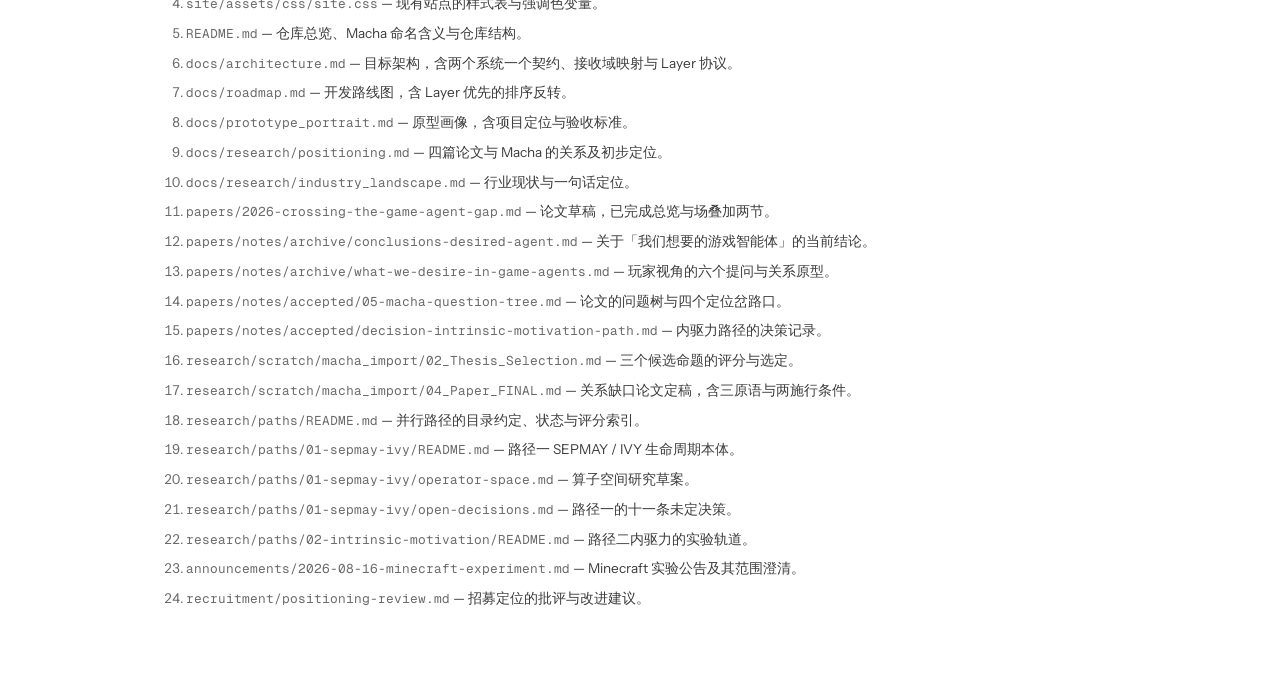
<file: research/macha-site-refactor-report/macha-site-refactor-report.html>
<!-- Generated by Trae Work -->
<!DOCTYPE html>
<html lang="zh-CN">
<head>
  <meta charset="UTF-8">
  <meta name="viewport" content="width=device-width, initial-scale=1.0">
  <title>Macha 官网重构调研报告</title>
  <meta name="description" content="Macha 官网重构调研报告：现状审计、定位梳理、SEPMAY 路径、站点信息架构、OpenAI 风格视觉方案与文案板块清单。">

  <style>
    @font-face {
      font-family: 'Instrument Sans';
      src: url('./_shared/fonts/InstrumentSans-Regular.ttf') format('truetype');
      font-weight: 400;
      font-style: normal;
      font-display: swap;
    }
    @font-face {
      font-family: 'Instrument Sans';
      src: url('./_shared/fonts/InstrumentSans-Italic.ttf') format('truetype');
      font-weight: 400;
      font-style: italic;
      font-display: swap;
    }
    @font-face {
      font-family: 'Instrument Sans';
      src: url('./_shared/fonts/InstrumentSans-Bold.ttf') format('truetype');
      font-weight: 600;
      font-style: normal;
      font-display: swap;
    }
    @font-face {
      font-family: 'Geist Mono';
      src: url('./_shared/fonts/GeistMono-Regular.ttf') format('truetype');
      font-weight: 400;
      font-style: normal;
      font-display: swap;
    }
  </style>

  <style>
    /* === Active palette: Custom:openai-restrained === */
    :root {
      /* Page / report tokens */
      --page-bg: #FFFFFF;
      --page-surface: #FAFAFA;
      --page-surface-muted: #F4F4F4;
      --page-text: #0D0D0D;
      --page-text-secondary: #3C3C3C;
      --page-text-muted: #6B6B6B;
      --page-text-disabled: #9B9B9B;
      --page-border: #E6E6E6;
      --page-brand: #0D0D0D;
      --page-brand-hover: #000000;
      --page-brand-active: #000000;
      --page-brand-soft: #F7F7F7;
      --page-brand-soft-strong: #EDEDED;
      --page-brand-text: #0D0D0D;

      /* Backward-compatible report variables */
      --bg: #FFFFFF;
      --bg2: #FAFAFA;
      --rule: #E6E6E6;
      --ink: #0D0D0D;
      --muted: #6B6B6B;
      --text-secondary: #3C3C3C;
      --text-disabled: #9B9B9B;
      --accent: #0D0D0D;
      --accent-hover: #000000;
      --accent-active: #000000;
      --accent-soft: #F7F7F7;
      --accent2: #6B6B6B;

      /* Chart / data tokens */
      --chart-series-1: #0D0D0D;
      --chart-series-2: #6B6B6B;
      --chart-series-3: #9B9B9B;
      --chart-series-4: #C4C4C4;
      --chart-other: #E6E6E6;
      --chart-accent: #3C3C3C;
      --chart-accent-2: #6B6B6B;
      --chart-positive: #1A7F37;
      --chart-warning: #9A6700;
      --chart-negative: #B42318;
      --chart-grid: rgba(13, 13, 13, 0.10);
      --chart-axis: #6B6B6B;
      --chart-label: #6B6B6B;
      --chart-tooltip-bg: #FFFFFF;

      /* Semantic compatibility tokens */
      --success: #1A7F37;
      --info: #0D0D0D;
      --reminder: #9A6700;
      --warning: #9A6700;
      --danger: #B42318;
      --positive: #1A7F37;
      --negative: #B42318;
    }

    /* === Structural variables === */
    :root {
      --space-1: 4px;
      --space-2: 8px;
      --space-3: 12px;
      --space-4: 16px;
      --space-5: 24px;
      --space-6: 32px;
      --space-7: 48px;
      --space-8: 64px;
      --space-9: 96px;
      --radius-sm: 4px;
      --radius-md: 8px;
      --radius-lg: 12px;
      --radius-pill: 999px;
      --font-sans: 'Instrument Sans', system-ui, -apple-system, 'PingFang SC', 'Microsoft YaHei', 'Noto Sans CJK SC', sans-serif;
      --font-mono: 'Geist Mono', 'SFMono-Regular', Consolas, 'Courier New', monospace;
      --font-metric: var(--font-sans);
      --max: 960px;
    }

    /* === Base === */
    *, *::before, *::after { box-sizing: border-box; margin: 0; padding: 0; }
    html { font-size: 16px; scroll-behavior: smooth; -webkit-text-size-adjust: 100%; }
    body {
      font-family: var(--font-sans);
      font-size: 17px;
      line-height: 1.7;
      color: var(--ink);
      background: var(--bg);
      padding: var(--space-6) 0 var(--space-8);
      -webkit-font-smoothing: antialiased;
    }
    article.page { width: 100%; }
    .page__content,
    .report-intro__surface {
      width: calc(100% - 2rem);
      max-width: var(--max);
      margin: 0 auto;
    }
    main > section { margin-bottom: var(--space-9); }
    main > section:last-child { margin-bottom: 0; }

    h1, h2, h3 { font-weight: 600; letter-spacing: -0.01em; }
    h1 { font-size: 2.6rem; line-height: 1.15; letter-spacing: -0.02em; }
    h2 {
      font-size: 1.6rem;
      line-height: 1.25;
      padding-top: var(--space-5);
      border-top: 1px solid var(--rule);
    }
    h3 { font-size: 1.125rem; line-height: 1.4; margin-top: var(--space-6); }
    h4 {
      font-size: 0.95rem;
      font-weight: 600;
      margin-top: var(--space-5);
      color: var(--page-text-secondary);
    }
    p { margin-top: var(--space-4); }
    p.lede { font-size: 1.05rem; color: var(--page-text-secondary); }
    strong { font-weight: 600; }
    a { color: var(--accent); text-decoration: none; border-bottom: 1px solid var(--page-border); }
    a:hover { border-bottom-color: var(--accent); }
    sup a { border-bottom: none; font-size: 0.7em; padding-left: 1px; }
    sup a:hover { border-bottom: none; text-decoration: underline; }
    ul, ol { margin-top: var(--space-4); padding-left: 1.25em; }
    li { margin-top: var(--space-2); }
    li::marker { color: var(--page-text-muted); }
    code, pre, .mono { font-family: var(--font-mono); }
    code {
      font-size: 0.86em;
      background: var(--page-surface);
      border: 1px solid var(--page-border);
      border-radius: var(--radius-sm);
      padding: 1px 5px;
    }
    pre {
      font-size: 0.82rem;
      line-height: 1.65;
      background: var(--page-surface);
      border: 1px solid var(--page-border);
      border-radius: var(--radius-lg);
      padding: var(--space-5);
      margin-top: var(--space-4);
      overflow-x: auto;
      color: var(--page-text-secondary);
    }
    pre code { background: none; border: none; padding: 0; font-size: inherit; }

    /* === Kicker label === */
    .kicker {
      font-family: var(--font-mono);
      font-size: 0.78rem;
      letter-spacing: 0.08em;
      text-transform: uppercase;
      color: var(--page-text-muted);
      margin: 0;
    }
    h2 + .kicker, .kicker + h2 { margin-top: var(--space-2); }

    /* === Tables === */
    .table-wrap { width: 100%; margin-top: var(--space-5); }
    table { width: 100%; border-collapse: collapse; table-layout: auto; }
    caption {
      caption-side: top;
      text-align: left;
      font-size: 0.82rem;
      color: var(--page-text-muted);
      padding-bottom: var(--space-2);
    }
    th, td {
      padding: var(--space-3) var(--space-3) var(--space-3) 0;
      border-bottom: 1px solid var(--rule);
      text-align: left;
      vertical-align: top;
      overflow-wrap: anywhere;
      font-size: 0.92rem;
      line-height: 1.55;
    }
    thead th {
      font-size: 0.78rem;
      font-family: var(--font-mono);
      font-weight: 400;
      letter-spacing: 0.04em;
      text-transform: uppercase;
      color: var(--page-text-muted);
      border-bottom: 1px solid var(--page-text-muted);
      padding-bottom: var(--space-2);
    }
    tbody th[scope="row"] { font-weight: 600; color: var(--ink); }
    td:last-child, th:last-child { padding-right: 0; }
    .num { font-variant-numeric: tabular-nums; white-space: nowrap; }

    /* === Cards / callout === */
    .card {
      background: var(--page-surface);
      border: 1px solid var(--page-border);
      border-radius: var(--radius-lg);
      padding: var(--space-5);
      margin-top: var(--space-5);
    }
    .card > :first-child { margin-top: 0; }
    .callout {
      border: 1px solid var(--page-border);
      border-radius: var(--radius-lg);
      padding: var(--space-5);
      margin-top: var(--space-5);
      background: var(--page-bg);
    }
    .callout > :first-child { margin-top: 0; }
    .callout__label {
      font-family: var(--font-mono);
      font-size: 0.76rem;
      letter-spacing: 0.08em;
      text-transform: uppercase;
      color: var(--page-text-muted);
      display: block;
      margin-bottom: var(--space-2);
    }
    blockquote {
      border: 1px solid var(--page-border);
      border-radius: var(--radius-lg);
      background: var(--page-surface);
      padding: var(--space-5);
      margin-top: var(--space-5);
    }
    blockquote p { margin: 0; font-style: italic; color: var(--page-text-secondary); }
    blockquote cite { display: block; margin-top: var(--space-3); font-style: normal; font-size: 0.85rem; color: var(--page-text-muted); }

    .grid-2 { display: grid; grid-template-columns: repeat(2, minmax(0, 1fr)); gap: var(--space-5); margin-top: var(--space-5); }
    .grid-3 { display: grid; grid-template-columns: repeat(3, minmax(0, 1fr)); gap: var(--space-5); margin-top: var(--space-5); }
    .metric__label { font-size: 0.78rem; color: var(--page-text-muted); font-family: var(--font-mono); letter-spacing: 0.04em; text-transform: uppercase; }
    .metric__value { font-size: 1.6rem; font-weight: 600; font-variant-numeric: tabular-nums; margin-top: var(--space-2); }
    .metric__note { font-size: 0.85rem; color: var(--page-text-muted); margin-top: var(--space-1); }

    .rowlist { list-style: none; padding: 0; margin-top: var(--space-4); }
    .rowlist li {
      display: flex;
      gap: var(--space-4);
      align-items: baseline;
      padding: var(--space-3) 0;
      border-bottom: 1px solid var(--rule);
      margin: 0;
    }
    .rowlist li > span:first-child { flex: 0 0 9rem; font-weight: 600; }
    .rowlist li > span:last-child { color: var(--page-text-secondary); }

    .tag {
      display: inline-block;
      font-family: var(--font-mono);
      font-size: 0.72rem;
      letter-spacing: 0.04em;
      padding: 1px 7px;
      border: 1px solid var(--page-border);
      border-radius: var(--radius-pill);
      color: var(--page-text-muted);
      background: var(--page-surface);
      white-space: nowrap;
    }

    /* === Intro === */
    .report-intro { margin-bottom: var(--space-8); }
    .report-intro__surface {
      background: var(--page-brand-soft);
      border-radius: var(--radius-lg);
      padding: var(--space-7);
    }
    .report-intro__content { max-width: 44rem; }
    .report-intro__summary {
      margin-top: var(--space-4);
      font-size: 1.05rem;
      color: var(--page-text-secondary);
    }
    .report-intro__meta {
      margin-top: var(--space-5);
      padding-top: var(--space-4);
      border-top: 1px solid var(--page-border);
      font-size: 0.85rem;
      color: var(--page-text-muted);
      display: flex;
      flex-wrap: wrap;
      gap: var(--space-2) var(--space-5);
    }
    .report-intro__meta span { font-family: var(--font-mono); }

    /* === Footer sources === */
    footer { margin-top: var(--space-9); padding-top: var(--space-5); border-top: 1px solid var(--rule); }
    footer h2 { border-top: none; padding-top: 0; font-size: 1.1rem; }
    .sources ol { margin-top: var(--space-4); padding-left: 1.5em; }
    .sources li { font-size: 0.85rem; color: var(--page-text-secondary); line-height: 1.6; }
    .sources .path { font-family: var(--font-mono); font-size: 0.8rem; color: var(--page-text-muted); }

    /* === Mobile === */
    @media (max-width: 768px) {
      body { font-size: 16px; padding: var(--space-5) 0 var(--space-7); }
      h1 { font-size: 1.9rem; }
      h2 { font-size: 1.35rem; }
      .report-intro__surface { padding: var(--space-5); }
      main > section { margin-bottom: var(--space-8); }
      .grid-2, .grid-3 { grid-template-columns: minmax(0, 1fr); }
      .rowlist li { display: block; }
      .rowlist li > span:first-child { display: block; margin-bottom: var(--space-1); }

      table.stackable thead { display: none; }
      table.stackable tbody tr {
        display: block;
        padding: var(--space-3) 0;
        border-bottom: 1px solid var(--rule);
      }
      table.stackable tbody th,
      table.stackable tbody td {
        display: flex;
        gap: var(--space-3);
        padding: 2px 0;
        border-bottom: none;
        font-size: 0.88rem;
      }
      table.stackable tbody th::before,
      table.stackable tbody td::before {
        content: attr(data-label);
        flex: 0 0 5.6em;
        color: var(--page-text-muted);
        font-family: var(--font-mono);
        font-size: 0.76rem;
        line-height: 1.7;
      }
    }

    @media print {
      body { padding: 0; font-size: 11pt; }
      .report-intro__surface { border: 1px solid var(--rule); }
      main > section { margin-bottom: 24pt; }
      a { border-bottom: none; }
      pre { white-space: pre-wrap; }
    }
  </style>
</head>
<body>
  <article class="page">
    <header class="report-intro report-intro--plain">
      <div class="report-intro__surface">
        <div class="report-intro__content">
          <p class="kicker">Macha · 站点重构</p>
          <h1>Macha 官网重构调研报告</h1>
          <p class="report-intro__summary">现有官网是一套 3D 霓虹漫游体验，它服务的是项目早期尚未收敛的叙事；而项目的核心命题如今已经收敛为「关系缺口」。本报告建议把官网改为一套克制、内容优先的静态站点：信息架构按「愿景 → SEPMAY 路径 → 技术细节占位页」三层展开，视觉采用近单色的 OpenAI 风格，并给出全部文案板块的清单、来源与责任划分。</p>
          <div class="report-intro__meta">
            <span>日期 2026-10-07</span>
            <span>版本 v1 · 待确认</span>
            <span>面向 项目负责人</span>
            <span>依据 仓库内文档 · 见文末来源</span>
          </div>
        </div>
      </div>
    </header>

    <div class="page__content">
      <main>

        <section id="audit">
          <h2>一、现状审计</h2>

          <h3>现有站点的构成</h3>
          <p><code>site/</code> 是一个零构建的静态站点，用 Three.js 渲染一个连续的三维空间：访客的视角就是一台摄像机，沿分段 Catmull-Rom 路径在六个场景之间移动，场景切换通过雾、半球光、主光、曝光与几何体的逐帧插值完成，没有页面跳转<sup><a href="#cite-1">[1]</a></sup>。文案层是一组 DOM 面板，与 3D 场景共用同一条 reveal 曲线；HUD 提供顶部进度条、右侧场景导航点，以及左下角的摄像机遥测读数（POS / FOV / 实时帧率）<sup><a href="#cite-1">[1]</a><a href="#cite-3">[3]</a></sup>。配色上每个场景各有一套强调色与背景色，分别是青 <code>#6EE7F9</code>、琥珀 <code>#FFB37A</code>、翡翠 <code>#7CF5C4</code>、紫罗兰 <code>#B69CFF</code>、青柠 <code>#A3E635</code>、羊皮纸 <code>#E8D9B5</code><sup><a href="#cite-1">[1]</a></sup>。</p>

          <h3>六个场景的内容状态</h3>
          <div class="table-wrap">
            <table>
              <caption>现有站点的六个场景及其完成度</caption>
              <thead>
                <tr><th scope="col">场景</th><th scope="col">主题</th><th scope="col">内容状态</th><th scope="col">视觉母题</th></tr>
              </thead>
              <tbody>
                <tr><th scope="row">01</th><td>Origin · 设计目标</td><td>已写</td><td>记忆图谱，中心三枚旋转光环 M / A / C</td></tr>
                <tr><th scope="row">02</th><td>Horizon · 行业目标与愿景</td><td>已写</td><td>地平线、远景巨石群、低垂的日出盘</td></tr>
                <tr><th scope="row">03</th><td>Core · 核心架构</td><td>空</td><td>四层同心圆盘，粒子沿轴向上流动</td></tr>
                <tr><th scope="row">04</th><td>Descent · Deep Dive</td><td>空</td><td>下行隧道，层层套环与叠加的场</td></tr>
                <tr><th scope="row">05</th><td>Field · 应用计划</td><td>空</td><td>网格大地与三座空置基座</td></tr>
                <tr><th scope="row">06</th><td>Archive · 术语表</td><td>空</td><td>环形卡片档案馆</td></tr>
              </tbody>
            </table>
          </div>
          <p>六个场景里有四个只完成了「舞台已就位」：3D 骨架完整运行，DOM 面板显示「Content in preparation」，底部统一放一个指向 issue 的 CTA<sup><a href="#cite-1">[1]</a><a href="#cite-2">[2]</a></sup>。也就是说，站点交付时的一半内容从一开始就是空的，而这四个空场景的主题恰恰是项目后来改动最大的部分。</p>

          <h3>与定位的偏离</h3>
          <p>站点的叙事框架是「设计目标 → 行业愿景 → 核心架构 → 深潜 → 应用计划 → 术语表」<sup><a href="#cite-1">[1]</a></sup>。这套框架把「认知架构的四层」和「Minecraft / inZOI 两条赛道」放在中心位置，而这两样东西在随后的时间里都改变了身份：认知核心被推后到 Phase 3，Minecraft 从「项目身份」降级为「Layer 抽象的验证用例」<sup><a href="#cite-7">[7]</a><a href="#cite-23">[23]</a></sup>。更关键的是核心命题换了——从「用四篇论文的交叉点定义 Macha」，换成了「关系缺口」：玩家感知到的关系由一组结构条件决定，模型能力不是它的主要变量<sup><a href="#cite-16">[16]</a><a href="#cite-17">[17]</a></sup>。官网的第一屏仍在讲旧命题。</p>

          <h3>工程与可达性代价</h3>
          <p>3D 首屏的代价是明确的：首屏依赖 jsDelivr 的 Three.js（需要网络），DPR 上限设为 2，每场景 draw call 预算 12，WebGL 不可用时降级为纯 CSS 渐变<sup><a href="#cite-1">[1]</a></sup>。SEO 依赖 <code>index.html</code> 里的英文全文与 <code>noscript</code> 样式<sup><a href="#cite-1">[1]</a><a href="#cite-3">[3]</a></sup>。这些都不是致命问题，真正的成本在改动：改一句文案要连带确认 3D 代码，并且按 <code>DESIGN.md</code> 的验收纪律，每次 3D 改动都必须先跑无头截图再汇报<sup><a href="#cite-1">[1]</a></sup>。首版站点正是在从未渲染的情况下交付的，六个场景逐一截图复查后才修掉 P0 黑屏<sup><a href="#cite-1">[1]</a></sup>。</p>
        </section>

        <section id="positioning">
          <h2>二、项目定位梳理</h2>

          <h3>一句话定位</h3>
          <p>Macha 是一个开源、引擎无关、模型无关的游戏 NPC 认知架构标准骨架，把「成本 / 延迟 / 记忆 / 控制 / 合规」当作默认能力；它不与历史玩家争夺「大脑」或「平台」，而是定义它们都必须遵守的骨架<sup><a href="#cite-10">[10]</a></sup>。同一定位在原型画像里的表述是：面向游戏 NPC 的开源、引擎无关、模型无关的认知标准骨架，不是商业产品，也不是一款完整的游戏<sup><a href="#cite-8">[8]</a></sup>。</p>

          <h3>核心命题：关系缺口</h3>
          <p>论文的总问题是「从玩家视角出发，我们想要什么样的游戏智能体」<sup><a href="#cite-14">[14]</a></sup>。仓库已经写下的答案是：玩家想要的不是一堆能力，而是世界的回应；智能体只是世界变得「有回应」的那个界面<sup><a href="#cite-12">[12]</a></sup>。玩家对 NPC 的常见抱怨——它没看见我、它记错了、它没有自我、它只为我而存在、它与世界无关——用关系语言描述，比用「模型幻觉」「上下文不足」更贴近实际体验<sup><a href="#cite-12">[12]</a></sup>。</p>
          <p>论文当前选定的命题是：随着 NPC 行为进入开放式，玩家感知到的关系由一组当前架构既不计算也不保证的结构条件决定，能力不是它的主要变量；架构上的结论是，框架应当保证一个以玩家为索引的、持久的、可解释的关系状态，也就是社交层面的存档<sup><a href="#cite-16">[16]</a><a href="#cite-17">[17]</a></sup>。论文草稿目前只完成了「场叠加」一节，它被明确定位为整幅图景的一个切片，而非全貌<sup><a href="#cite-11">[11]</a><a href="#cite-13">[13]</a></sup>。</p>

          <h3>五个关系条件</h3>
          <p>仓库的结论文档把「玩家想要的、可相信可改变会留下后果的他者」拆成五条可直接检验的条件<sup><a href="#cite-12">[12]</a></sup>：</p>
          <ul>
            <li>它看见我——反应针对我的当前状态，而不是通用模板。</li>
            <li>它记得我——记得关系里要紧的事，允许琐事淡去。</li>
            <li>它是它自己——有边界，会拒绝，不能被任意改写。</li>
            <li>它可以被我改变——我的行为在它身上留下痕迹，并且改变有代价。</li>
            <li>它超出我——有自己的作息、关系与行为，不专为我而存在。</li>
          </ul>
          <p>五条之间互相拉扯，因此「好智能体」不是某一项指标最高，而是在这些张力之间保持稳定；这也解释了为什么单靠模型升级解决不了「像不像真的」<sup><a href="#cite-12">[12]</a></sup>。</p>

          <h3>三原语与两施行条件</h3>
          <p>后续的收敛把原先的七个维度压到三个结构原语加两个施行条件<sup><a href="#cite-16">[16]</a><a href="#cite-17">[17]</a></sup>。其中「惊喜」被降级为结果而不是原语，因为随机与幻觉同样能制造惊喜，它无法区分「活」与「死」<sup><a href="#cite-17">[17]</a></sup>。</p>
          <div class="table-wrap">
            <table>
              <caption>最小关系模型</caption>
              <thead>
                <tr><th scope="col">类别</th><th scope="col">条件</th><th scope="col">含义</th></tr>
              </thead>
              <tbody>
                <tr><th scope="row">结构原语</th><td>连续性 Continuity</td><td>关系状态在时间上持续存在</td></tr>
                <tr><th scope="row">结构原语</th><td>玩家条件性 Contingency</td><td>行为稳定地、可见地依赖于这位玩家</td></tr>
                <tr><th scope="row">结构原语</th><td>独立性 Independence</td><td>拥有不来自玩家输入的状态与目标</td></tr>
                <tr><th scope="row">施行条件</th><td>表达 Expression</td><td>状态被表现出来，玩家能读到</td></tr>
                <tr><th scope="row">施行条件</th><td>互惠 Reciprocity</td><td>关系是双向的，而非单向服务</td></tr>
              </tbody>
            </table>
          </div>
          <p>这套模型的可证伪性写在论文里：在匹配表层质量的前提下，如果只提升能力（更强模型、更长上下文、RAG 记忆）也能同等幅度地提升玩家感知到的关系，命题即被推翻<sup><a href="#cite-16">[16]</a></sup>。</p>

          <h3>架构落点</h3>
          <p>Macha 被拆成两个可分离的系统加一个契约：Macha Core 负责认知，Environment Integration Layer 负责把恰好一个外部环境接上，两者之间只有一层协议<sup><a href="#cite-6">[6]</a></sup>。三条硬规则随之确定：Core 不知道自己在哪个环境里运行；Layer 不思考，只做翻译、观察、声明与拒绝；Minecraft 是测试用例，不是框架身份<sup><a href="#cite-6">[6]</a></sup>。整个文档的可证伪条件也只有一句：如果接入第二个 Layer 需要改 Core，那就是协议错了，改协议而不是改 Core 的身份<sup><a href="#cite-6">[6]</a></sup>。</p>

          <h3>叙事重心的迁移</h3>
          <div class="table-wrap">
            <table class="stackable">
              <caption>官网需要跟上的五处变化</caption>
              <thead>
                <tr><th scope="col">维度</th><th scope="col">旧叙事（现有官网）</th><th scope="col">新叙事（仓库现状）</th></tr>
              </thead>
              <tbody>
                <tr><th scope="row">中心问题</th><td data-label="旧叙事">认知架构的四层怎么搭</td><td data-label="新叙事">玩家与 NPC 之间的关系缺口</td></tr>
                <tr><th scope="row">智能体的定义</th><td data-label="旧叙事">能力清单与记忆 / 人格 / 规划</td><td data-label="新叙事">关系条件：三原语加两施行条件</td></tr>
                <tr><th scope="row">环境</th><td data-label="旧叙事">Minecraft 与 inZOI 两条赛道</td><td data-label="新叙事">环境无关；Minecraft 仅作 Layer 验证</td></tr>
                <tr><th scope="row">证据形态</th><td data-label="旧叙事">行业愿景与术语表</td><td data-label="新叙事">可证伪的实验与公开的负面结果</td></tr>
                <tr><th scope="row">收口</th><td data-label="旧叙事">「标准骨架」作为一个口号</td><td data-label="新叙事">关系存档，以及 Core / Layer 一个契约</td></tr>
              </tbody>
            </table>
          </div>
        </section>

        <section id="sepmay">
          <h2>三、SEPMAY 路径</h2>
          <p class="lede">这是你指定要单独成页的第二块内容。它目前的公开状态需要被准确表达，因为它既是项目最有辨识度的设计，也是最容易被误读的部分。</p>

          <h3>它解决什么问题</h3>
          <p>SEPMAY（路径一，SepMay / IVY 生命周期）的主张只有一句：NPC 不该为每一次交互都付整条思维链的代价。交互被组织进有明确生死的生命周期单元，单元内只在局部上下文里计算，关闭时把结果回流到内部信息源<sup><a href="#cite-19">[19]</a></sup>。</p>

          <h3>三层结构与不越界</h3>
          <p>它把系统划成三层，互不越界：认知层管 NPC 怎么想、记什么、有没有人格；数据组织层（IC，由 Chunk 与 Thread 构成）管谁和谁归一组、这组数据活多久、以什么粒度被写出与读入；环境层管 Minecraft 里发生了什么<sup><a href="#cite-19">[19]</a></sup>。约束是单向的：IC 不决定 NPC 怎么想，但 IC 决定 NPC 能想起什么粒度。因此 IC 只有一条设计义务——不得产生「人不可能有的记忆形态」，比如精确复述三小时前的每一句话<sup><a href="#cite-19">[19]</a></sup>。</p>
          <p>接收域这一侧的定性尤其值得在官网上讲清：它的职责是准入而不是接收，决定什么进入这个 agent 的世界模型、以什么粒度、带什么不确定性；接收域不做赋义，赋义属于运算域的算子<sup><a href="#cite-19">[19]</a><a href="#cite-6">[6]</a></sup>。</p>

          <h3>已定的基线</h3>
          <div class="table-wrap">
            <table class="stackable">
              <caption>路径一中可直接作为实现依据的条目</caption>
              <thead>
                <tr><th scope="col">条目</th><th scope="col">状态</th></tr>
              </thead>
              <tbody>
                <tr><th scope="row">Chunk 是管理一组具有相同特性的 Thread 的容器</th><td data-label="状态">已定</td></tr>
                <tr><th scope="row">Thread 不跨 Chunk，Chunk 不嵌套</th><td data-label="状态">已定</td></tr>
                <tr><th scope="row">Chunk 关闭时数据回流</th><td data-label="状态">已定</td></tr>
                <tr><th scope="row">回流分三路：事实件 / 陈述件 / 权重</th><td data-label="状态">基线</td></tr>
                <tr><th scope="row">两阶段提交，Chunk 内只写暂存</th><td data-label="状态">基线</td></tr>
                <tr><th scope="row">中断不等于关闭，中断只提交事实件</th><td data-label="状态">基线</td></tr>
                <tr><th scope="row">特性集候选：参与者集 / 活动类 / 寿命类 / 资源类</th><td data-label="状态">基线</td></tr>
              </tbody>
            </table>
          </div>
          <p>重要性、情绪、关系亲密度与戏剧价值被明确排除在特性集之外，因为它们需要判断，属于认知层的输出<sup><a href="#cite-19">[19]</a></sup>。</p>

          <h3>当前状态</h3>
          <p>路径一处于 PENDING，也就是已冻结，外部评分为 6.5 / 10。冻结原因写得很直接：连续数轮都在定义概念，没有任何一项被现实检验<sup><a href="#cite-18">[18]</a><a href="#cite-19">[19]</a></sup>。解冻条件有三条，满足任一条即可：Layer 的八步闭环完成；出现一个真实场景逼着回答「寿命类怎么分档」；或者愿意为它写一个最小可证伪版本<sup><a href="#cite-19">[19]</a></sup>。与它并行的是路径二（内驱力），状态 ACTIVE，构建路径已定：持久内部状态与存在条件为核心，社会性为辅助，信息论内在奖励不属于 V1 核心<sup><a href="#cite-15">[15]</a><a href="#cite-18">[18]</a></sup>。算子空间（SELECT / RELATE / TRANSFORM / TEST / COMMIT）是一份独立研究草案，不解冻路径一，也不构成基线<sup><a href="#cite-20">[20]</a></sup>。</p>

          <h3>站点需要传达的诚实状态</h3>
          <p>这一页的价值不在于把 SEPMAY 讲成成果，而在于公开它此刻的位置。招募文档里那句「认知核心：尚未构建 —— Phase 3」被直接印在页面上，事后复盘认为它是全文档最有效的一处设计：对的人是加分，错的人是筛掉<sup><a href="#cite-24">[24]</a></sup>。SEPMAY 页应当沿用同一种做法，把 11 条未定决策与三条解冻条件一并列出<sup><a href="#cite-21">[21]</a></sup>。</p>
        </section>

        <section id="ia">
          <h2>四、站点信息架构</h2>

          <h3>三层结构</h3>
          <p>你的规划是「愿景 → SEPMAY 路径 → 技术细节」，我把它落成三层：主序列两页承担叙事，技术细节五页承担纵深，辅助两页承担检索与参与。这样划分的好处是叙事层可以尽快定稿上线，纵深层的空缺不影响站点可用。</p>

          <h3>页面清单</h3>
          <div class="table-wrap">
            <table class="stackable">
              <caption>九个页面及其类型、状态与内容来源</caption>
              <thead>
                <tr><th scope="col">路径</th><th scope="col">页面</th><th scope="col">类型</th><th scope="col">状态</th><th scope="col">内容来源</th></tr>
              </thead>
              <tbody>
                <tr><th scope="row"><code>/</code></th><td data-label="页面">愿景</td><td data-label="类型">主序列</td><td data-label="状态">有内容</td><td data-label="来源">结论文档、定位文档</td></tr>
                <tr><th scope="row"><code>/sepmay</code></th><td data-label="页面">SEPMAY 路径</td><td data-label="类型">主序列</td><td data-label="状态">有内容</td><td data-label="来源">路径一 README、算子空间</td></tr>
                <tr><th scope="row"><code>/architecture</code></th><td data-label="页面">架构与契约</td><td data-label="类型">技术细节</td><td data-label="状态">占位</td><td data-label="来源">architecture.md</td></tr>
                <tr><th scope="row"><code>/operators</code></th><td data-label="页面">算子空间</td><td data-label="类型">技术细节</td><td data-label="状态">占位</td><td data-label="来源">operator-space.md</td></tr>
                <tr><th scope="row"><code>/drive</code></th><td data-label="页面">内驱力与长期张力</td><td data-label="类型">技术细节</td><td data-label="状态">占位</td><td data-label="来源">内驱力决策记录、路径二</td></tr>
                <tr><th scope="row"><code>/evaluation</code></th><td data-label="页面">评测与一致性</td><td data-label="类型">技术细节</td><td data-label="状态">占位</td><td data-label="来源">评测文档、原型画像</td></tr>
                <tr><th scope="row"><code>/experiments</code></th><td data-label="页面">实验赛道</td><td data-label="类型">技术细节</td><td data-label="状态">占位</td><td data-label="来源">公开公告、Layer 验证计划</td></tr>
                <tr><th scope="row"><code>/glossary</code></th><td data-label="页面">术语表</td><td data-label="类型">辅助</td><td data-label="状态">占位</td><td data-label="来源">全仓术语</td></tr>
                <tr><th scope="row"><code>/about</code></th><td data-label="页面">关于与参与</td><td data-label="类型">辅助</td><td data-label="状态">有内容</td><td data-label="来源">仓库说明、招募材料</td></tr>
              </tbody>
            </table>
          </div>

          <h3>导航与 URL</h3>
          <p>顶部导航只放四项：愿景、SEPMAY、技术、论文。五个技术细节页收在「技术」之下，用下拉或页内索引列出，避免导航随页面增加而膨胀。URL 用纯英文短词，不带版本号，因为仓库里的文档还会继续变。</p>

          <h3>占位页的设计原则</h3>
          <p>占位页不做 404，也不写「敬请期待」。每一页都要回答三个问题：这页将回答什么问题、它将包含哪些章节、相关文档现在在哪里。第三条尤其重要，它让空页面依然可用——读者至少能顺着链接读到仓库里的原始材料。这与现有站点在空场景里保留完整 3D 骨架、只把正文留白的处理思路一致<sup><a href="#cite-1">[1]</a></sup>，只是把「舞台」从 3D 换成结构化的大纲。</p>

          <h3>目录结构建议</h3>
          <pre><code>site/
├── index.html              愿景
├── sepmay.html             SEPMAY 路径
├── architecture.html       技术细节 · 占位
├── operators.html          技术细节 · 占位
├── drive.html              技术细节 · 占位
├── evaluation.html         技术细节 · 占位
├── experiments.html        技术细节 · 占位
├── glossary.html           术语表 · 占位
├── about.html              关于与参与
├── assets/
│   ├── css/site.css        设计令牌与组件
│   └── js/i18n.js          仅语言切换
└── DESIGN.md               视觉与信息架构说明</code></pre>
          <p>现有的 <code>assets/js/scenes/</code> 六个场景模块、<code>main.js</code>、<code>rig.js</code>、<code>content.js</code> 以及 Three.js 的 importmap 全部移除。</p>
        </section>

        <section id="visual">
          <h2>五、视觉风格方案</h2>
          <p class="lede">你要求从花哨的表达性风格改为克制冷静的 OpenAI 风格。这份报告本身就是按该方案排版的，可以直接当作视觉样张查看。</p>

          <h3>设计原则</h3>
          <ol>
            <li>内容优先。没有 3D、粒子、泛光、颗粒与暗角；页面上唯一会动的东西是 hover 时的短过渡。</li>
            <li>近单色。白底、近黑字、一条极细的分隔线；强调色就是正文色本身，层级靠字号与字重建立。</li>
            <li>大留白。阅读栏 760 至 900px，段间距 16px，章节间距 96px。</li>
            <li>两套字体。无衬线承担正文，等宽只用于路径、版本号、标签与代码。</li>
            <li>无阴影。层级靠留白和 1px 边框表达，不靠投影与渐变。</li>
          </ol>

          <h3>色彩令牌</h3>
          <div class="table-wrap">
            <table>
              <caption>近单色令牌，对比度均在 WCAG AA 之上</caption>
              <thead>
                <tr><th scope="col">令牌</th><th scope="col">值</th><th scope="col">用途</th></tr>
              </thead>
              <tbody>
                <tr><th scope="row"><code>--page-bg</code></th><td class="mono">#FFFFFF</td><td>页面底色</td></tr>
                <tr><th scope="row"><code>--page-surface</code></th><td class="mono">#FAFAFA</td><td>卡片与代码块底</td></tr>
                <tr><th scope="row"><code>--page-border</code></th><td class="mono">#E6E6E6</td><td>分隔线与卡片边框</td></tr>
                <tr><th scope="row"><code>--page-text</code></th><td class="mono">#0D0D0D</td><td>正文与标题</td></tr>
                <tr><th scope="row"><code>--page-text-secondary</code></th><td class="mono">#3C3C3C</td><td>次级正文</td></tr>
                <tr><th scope="row"><code>--page-text-muted</code></th><td class="mono">#6B6B6B</td><td>元信息与说明</td></tr>
                <tr><th scope="row"><code>--accent</code></th><td class="mono">#0D0D0D</td><td>链接与强调</td></tr>
              </tbody>
            </table>
          </div>
          <p>正文色对底色的对比度约 19.3:1，次级灰约 5.3:1，说明灰约 5.3:1，三项都超过 AA 要求的 4.5:1。语义色只在真正表示状态时使用，并且已经按白底可读性重新取值，例如成功用 <code>#1A7F37</code>、警示用 <code>#9A6700</code>、错误用 <code>#B42318</code>。</p>

          <h3>字体与字号</h3>
          <div class="table-wrap">
            <table>
              <caption>排版阶梯</caption>
              <thead>
                <tr><th scope="col">角色</th><th scope="col">字体</th><th scope="col">字号 / 行高</th><th scope="col">字重</th></tr>
              </thead>
              <tbody>
                <tr><th scope="row">页面主标题</th><td>Instrument Sans</td><td class="num">42 / 1.15</td><td>600</td></tr>
                <tr><th scope="row">章节标题</th><td>Instrument Sans</td><td class="num">26 / 1.25</td><td>600</td></tr>
                <tr><th scope="row">小节标题</th><td>Instrument Sans</td><td class="num">18 / 1.4</td><td>600</td></tr>
                <tr><th scope="row">正文</th><td>Instrument Sans</td><td class="num">17 / 1.7</td><td>400</td></tr>
                <tr><th scope="row">说明与元信息</th><td>Instrument Sans</td><td class="num">14 / 1.6</td><td>400</td></tr>
                <tr><th scope="row">标签与路径</th><td>Geist Mono</td><td class="num">13 / 1.5</td><td>400</td></tr>
              </tbody>
            </table>
          </div>
          <p>中文回退到系统字体栈 PingFang SC / Microsoft YaHei / Noto Sans CJK SC，因此中文不需要额外下载字体文件，只有拉丁字形随站点分发。</p>

          <h3>间距、圆角与分隔</h3>
          <p>间距全部取 8 的倍数。圆角分三档：4px 用于标签与行内代码，8px 用于按钮，12px 用于卡片与代码块。分隔一律是 1px 的 <code>#E6E6E6</code>；不使用彩色描边、渐变或装饰色条，卡片与引用块只允许中性边框。</p>

          <h3>布局与栅格</h3>
          <p>单栏居中。愿景页与 SEPMAY 页控制在 760px，因为它们是连续阅读的叙事；技术细节页放宽到 900px，因为要容纳表格与代码块。断点 768px，多栏在窄屏折叠为单栏，宽表格转换为带字段名的堆叠卡片，而不是塞进一个横向滚动条。</p>

          <h3>动效与交互</h3>
          <p>只保留三种动效：链接下划线在 hover 时出现；卡片边框在 hover 时由 <code>#E6E6E6</code> 加深到 <code>#C4C4C4</code>；页面进入不做任何动画。在 <code>prefers-reduced-motion: reduce</code> 下全部关闭。</p>

          <h3>深色模式</h3>
          <p>跟随系统偏好。底色 <code>#0D0D0D</code>，正文 <code>#EDEDED</code>，次级文字 <code>#A3A3A3</code>，分隔线 <code>#262626</code>。同一套令牌换值，结构不变，因此不需要两套样式表。</p>

          <h3>与现状的对照</h3>
          <div class="table-wrap">
            <table class="stackable">
              <caption>六个维度上的取舍</caption>
              <thead>
                <tr><th scope="col">维度</th><th scope="col">现状</th><th scope="col">新方案</th></tr>
              </thead>
              <tbody>
                <tr><th scope="row">首屏</th><td data-label="现状">Three.js WebGL 场景，依赖 CDN</td><td data-label="新方案">纯 HTML / CSS，无网络依赖</td></tr>
                <tr><th scope="row">色彩</th><td data-label="现状">六套场景强调色与背景色</td><td data-label="新方案">一套近单色令牌</td></tr>
                <tr><th scope="row">导航</th><td data-label="现状">无跳转，连续漫游</td><td data-label="新方案">九个静态页面，四项主导航</td></tr>
                <tr><th scope="row">动效</th><td data-label="现状">泛光、视差、粒子、场景旋转</td><td data-label="新方案">仅 hover 过渡</td></tr>
                <tr><th scope="row">字体</th><td data-label="现状">等宽为主的 HUD 读数</td><td data-label="新方案">无衬线为主，等宽仅作标签</td></tr>
                <tr><th scope="row">改动成本</th><td data-label="现状">改文案需连带确认 3D 并重跑截图验收</td><td data-label="新方案">改 HTML 即可</td></tr>
              </tbody>
            </table>
          </div>

          <h3>无障碍与性能预算</h3>
          <p>正文对比度不低于 4.5:1，全部结构使用语义 HTML，键盘可达，无自动播放媒体。首屏资源控制在 400KB 以内（含四个拉丁字体文件），最大内容绘制低于 1 秒，累积布局偏移为 0。相对于现状首屏依赖 jsDelivr 上的 Three.js，这是一个数量级的下降。</p>
        </section>

        <section id="copy">
          <h2>六、文案板块清单</h2>
          <p class="lede">这一节是你要求的部分：全站需要哪些文案板块、每块的用途、建议长度、来源，以及由谁负责。表格中的「可提取」表示仓库里已有可直接改写的内容，「待起草」表示我按结构先写一版交你确认，「需你撰写」表示这块必须由你定调。</p>

          <h3>首页（愿景）</h3>
          <div class="table-wrap">
            <table class="stackable">
              <caption>首页的十一个文案板块</caption>
              <thead>
                <tr><th scope="col">编号</th><th scope="col">板块</th><th scope="col">目的</th><th scope="col">建议字数</th><th scope="col">来源</th><th scope="col">状态</th></tr>
              </thead>
              <tbody>
                <tr><th scope="row">H01</th><td data-label="板块">主标题</td><td data-label="目的">一句话说出项目是什么</td><td data-label="字数" class="num">8–14 字</td><td data-label="来源">定位文档 [10]</td><td data-label="状态">可提取</td></tr>
                <tr><th scope="row">H02</th><td data-label="板块">副标题</td><td data-label="目的">补充「是标准而不是产品」</td><td data-label="字数" class="num">15–25 字</td><td data-label="来源">原型画像 [8]</td><td data-label="状态">可提取</td></tr>
                <tr><th scope="row">H03</th><td data-label="板块">摘要段</td><td data-label="目的">陈述核心命题</td><td data-label="字数" class="num">60–90 字</td><td data-label="来源">结论文档 [12]、论文 [16]</td><td data-label="状态">可提取</td></tr>
                <tr><th scope="row">H04</th><td data-label="板块">命题段</td><td data-label="目的">玩家要的是世界的回应</td><td data-label="字数" class="num">80–120 字</td><td data-label="来源">结论文档 [12]</td><td data-label="状态">可提取</td></tr>
                <tr><th scope="row">H05</th><td data-label="板块">五个关系条件</td><td data-label="目的">给出可检验的条件清单</td><td data-label="字数" class="num">5 条 × 20 字</td><td data-label="来源">结论文档 [12]</td><td data-label="状态">可提取</td></tr>
                <tr><th scope="row">H06</th><td data-label="板块">三原语与两施行条件</td><td data-label="目的">给出最小关系模型</td><td data-label="字数" class="num">表 + 80 字</td><td data-label="来源">论文定稿 [17]</td><td data-label="状态">可提取</td></tr>
                <tr><th scope="row">H07</th><td data-label="板块">缺口说明段</td><td data-label="目的">说明缺口不在信息量而在场</td><td data-label="字数" class="num">80–120 字</td><td data-label="来源">论文草稿 [11]</td><td data-label="状态">需你确认</td></tr>
                <tr><th scope="row">H08</th><td data-label="板块">架构落点段</td><td data-label="目的">关系存档与 Core / Layer 一个契约</td><td data-label="字数" class="num">100–140 字</td><td data-label="来源">架构文档 [6]、论文 [16]</td><td data-label="状态">可提取</td></tr>
                <tr><th scope="row">H09</th><td data-label="板块">主张引用</td><td data-label="目的">一段可被外界引用的立场</td><td data-label="字数" class="num">40–60 字</td><td data-label="来源">现状站点引言 [3]</td><td data-label="状态">需你撰写</td></tr>
                <tr><th scope="row">H10</th><td data-label="板块">状态声明</td><td data-label="目的">诚实说明当前进度</td><td data-label="字数" class="num">60–90 字</td><td data-label="来源">路线图 [7]、招募 [24]</td><td data-label="状态">可提取</td></tr>
                <tr><th scope="row">H11</th><td data-label="板块">页脚</td><td data-label="目的">许可、仓库、联系方式</td><td data-label="字数" class="num">短</td><td data-label="来源">仓库说明 [5]</td><td data-label="状态">需你确认</td></tr>
              </tbody>
            </table>
          </div>

          <h3>SEPMAY 路径页</h3>
          <div class="table-wrap">
            <table class="stackable">
              <caption>SEPMAY 页的八个文案板块</caption>
              <thead>
                <tr><th scope="col">编号</th><th scope="col">板块</th><th scope="col">目的</th><th scope="col">建议字数</th><th scope="col">来源</th><th scope="col">状态</th></tr>
              </thead>
              <tbody>
                <tr><th scope="row">S01</th><td data-label="板块">页面标题</td><td data-label="目的">命名这一路径</td><td data-label="字数" class="num">4–8 字</td><td data-label="来源">路径一 [19]</td><td data-label="状态">可提取</td></tr>
                <tr><th scope="row">S02</th><td data-label="板块">一句话主张</td><td data-label="目的">说清它解决什么问题</td><td data-label="字数" class="num">40–60 字</td><td data-label="来源">路径一 [19]</td><td data-label="状态">可提取</td></tr>
                <tr><th scope="row">S03</th><td data-label="板块">结构说明</td><td data-label="目的">接收域 / 运算域 / 输出域</td><td data-label="字数" class="num">图 + 100 字</td><td data-label="来源">路径一 [19]</td><td data-label="状态">可提取</td></tr>
                <tr><th scope="row">S04</th><td data-label="板块">三层不越界</td><td data-label="目的">认知 / 数据组织 / 环境</td><td data-label="字数" class="num">表</td><td data-label="来源">路径一 [19]</td><td data-label="状态">可提取</td></tr>
                <tr><th scope="row">S05</th><td data-label="板块">已定基线</td><td data-label="目的">列出可直接引用的结论</td><td data-label="字数" class="num">8 行表</td><td data-label="来源">路径一 [19]</td><td data-label="状态">可提取</td></tr>
                <tr><th scope="row">S06</th><td data-label="板块">状态徽章与说明</td><td data-label="目的">标注 PENDING 冻结</td><td data-label="字数" class="num">40 字</td><td data-label="来源">路径索引 [18]</td><td data-label="状态">可提取</td></tr>
                <tr><th scope="row">S07</th><td data-label="板块">未定决策与解冻条件</td><td data-label="目的">公开 11 条未定项与三条解冻条件</td><td data-label="字数" class="num">60 字 + 列表</td><td data-label="来源">未定决策 [21]</td><td data-label="状态">可提取</td></tr>
                <tr><th scope="row">S08</th><td data-label="板块">与 Layer 的关系</td><td data-label="目的">说明它不改协议、不阻塞实现</td><td data-label="字数" class="num">80 字</td><td data-label="来源">路径一 §7 [19]</td><td data-label="状态">可提取</td></tr>
              </tbody>
            </table>
          </div>

          <h3>技术细节页（五个页面共用一套模板）</h3>
          <div class="table-wrap">
            <table class="stackable">
              <caption>技术细节页的五个板块，按模板套用到五个页面</caption>
              <thead>
                <tr><th scope="col">编号</th><th scope="col">板块</th><th scope="col">目的</th><th scope="col">建议字数</th><th scope="col">来源</th><th scope="col">状态</th></tr>
              </thead>
              <tbody>
                <tr><th scope="row">T01</th><td data-label="板块">页面标题</td><td data-label="目的">命名这一技术主题</td><td data-label="字数" class="num">4–10 字</td><td data-label="来源">各来源文档</td><td data-label="状态">待起草</td></tr>
                <tr><th scope="row">T02</th><td data-label="板块">一句话定位</td><td data-label="目的">这页将回答什么问题</td><td data-label="字数" class="num">30–50 字</td><td data-label="来源">各来源文档</td><td data-label="状态">待起草</td></tr>
                <tr><th scope="row">T03</th><td data-label="板块">筹备中说明</td><td data-label="目的">说明结构已定、正文未定</td><td data-label="字数" class="num">40 字</td><td data-label="来源">—</td><td data-label="状态">待起草</td></tr>
                <tr><th scope="row">T04</th><td data-label="板块">结构大纲</td><td data-label="目的">列出将包含的章节</td><td data-label="字数" class="num">4–6 条</td><td data-label="来源">各来源文档</td><td data-label="状态">待起草</td></tr>
                <tr><th scope="row">T05</th><td data-label="板块">相关文档与参与入口</td><td data-label="目的">指向仓库内的真实文档</td><td data-label="字数" class="num">短</td><td data-label="来源">仓库路径</td><td data-label="状态">待起草</td></tr>
              </tbody>
            </table>
          </div>

          <h3>辅助页</h3>
          <div class="table-wrap">
            <table class="stackable">
              <caption>术语表与关于页的五个文案板块</caption>
              <thead>
                <tr><th scope="col">编号</th><th scope="col">板块</th><th scope="col">目的</th><th scope="col">建议字数</th><th scope="col">来源</th><th scope="col">状态</th></tr>
              </thead>
              <tbody>
                <tr><th scope="row">A01</th><td data-label="板块">术语表标题与说明</td><td data-label="目的">说明这是全仓术语的单一入口</td><td data-label="字数" class="num">40 字</td><td data-label="来源">全仓</td><td data-label="状态">待起草</td></tr>
                <tr><th scope="row">A02</th><td data-label="板块">术语条目</td><td data-label="目的">每个术语一行定义</td><td data-label="字数" class="num">每条 30 字</td><td data-label="来源">架构与路径文档</td><td data-label="状态">待起草</td></tr>
                <tr><th scope="row">A03</th><td data-label="板块">关于与参与标题</td><td data-label="目的">项目性质与开源许可</td><td data-label="字数" class="num">60 字</td><td data-label="来源">仓库说明 [5]</td><td data-label="状态">可提取</td></tr>
                <tr><th scope="row">A04</th><td data-label="板块">参与方式</td><td data-label="目的">论文、实验、招聘三条路径</td><td data-label="字数" class="num">80 字</td><td data-label="来源">招募 [24]、公告 [23]</td><td data-label="状态">需你确认</td></tr>
                <tr><th scope="row">A05</th><td data-label="板块">联系方式</td><td data-label="目的">仓库与讨论入口</td><td data-label="字数" class="num">短</td><td data-label="来源">—</td><td data-label="状态">需你撰写</td></tr>
              </tbody>
            </table>
          </div>

          <h3>全局</h3>
          <div class="table-wrap">
            <table class="stackable">
              <caption>全站共用组件与元信息的三个板块</caption>
              <thead>
                <tr><th scope="col">编号</th><th scope="col">板块</th><th scope="col">目的</th><th scope="col">建议字数</th><th scope="col">来源</th><th scope="col">状态</th></tr>
              </thead>
              <tbody>
                <tr><th scope="row">G01</th><td data-label="板块">顶部导航</td><td data-label="目的">四项主导航</td><td data-label="字数" class="num">短</td><td data-label="来源">—</td><td data-label="状态">待起草</td></tr>
                <tr><th scope="row">G02</th><td data-label="板块">元信息</td><td data-label="目的">title / description / og</td><td data-label="字数" class="num">60 字</td><td data-label="来源">现状站点 [3]</td><td data-label="状态">需你确认</td></tr>
                <tr><th scope="row">G03</th><td data-label="板块">语言切换</td><td data-label="目的">英文 / 中文</td><td data-label="字数" class="num">短</td><td data-label="来源">现状站点 [2]</td><td data-label="状态">可提取</td></tr>
              </tbody>
            </table>
          </div>

          <h3>汇总与责任划分</h3>
          <div class="grid-3">
            <div class="card">
              <p class="metric__label">可提取</p>
              <p class="metric__value">18</p>
              <p class="metric__note">仓库文档已有可直接改写的内容</p>
            </div>
            <div class="card">
              <p class="metric__label">待起草</p>
              <p class="metric__value">8</p>
              <p class="metric__note">我按结构先写一版交你确认</p>
            </div>
            <div class="card">
              <p class="metric__label">需你撰写</p>
              <p class="metric__value">6</p>
              <p class="metric__note">H07、H09、H11、A04、A05、G02</p>
            </div>
          </div>
          <p>全站共 32 个文案板块。需要你定调的六块集中在三处：首页的缺口说明段与主张引用，以及页脚、参与方式、联系方式、元信息这类对外承诺性质的内容。其余二十六块我可以先落成可评审的初稿。</p>
        </section>

        <section id="migration">
          <h2>七、实现与迁移</h2>

          <h3>保留与废弃</h3>
          <p>保留三样：<code>site/</code> 作为部署源，GitHub Pages 从 <code>/site</code> 发布的方式，以及把视觉决策写进 <code>DESIGN.md</code> 的习惯<sup><a href="#cite-2">[2]</a><a href="#cite-4">[4]</a></sup>。废弃四项：Three.js 与 importmap、<code>assets/js/scenes/</code> 下的六个场景模块、<code>main.js</code> 与 <code>rig.js</code> 的相机路径与阻尼系统、<code>assets/css/site.css</code> 里的 HUD 与霓虹样式<sup><a href="#cite-1">[1]</a><a href="#cite-2">[2]</a></sup>。</p>

          <h3>技术选型</h3>
          <p>纯静态 HTML、一份 CSS、一份只做语言切换的 JS。不引入构建工具、不引入框架、不引入 CDN。理由是站点的内容更新频率低、页面数量少，构建链带来的复杂度高于它解决的问题。</p>

          <h3>多语言</h3>
          <p>两种做法二选一。把中文与英文都写进同一份 HTML，用 <code>data-lang</code> 切换，沿用现状做法，代价是 SEO 只对默认语言友好；或者中英文各一套页面，用 <code>hreflang</code> 互指，SEO 更好但维护成本翻倍<sup><a href="#cite-2">[2]</a></sup>。建议先做前者，等页面数量稳定后再考虑拆分。</p>

          <h3>部署</h3>
          <p>GitHub Pages，Settings → Pages → Deploy from branch，目录选 <code>/site</code>，与现状一致<sup><a href="#cite-2">[2]</a></sup>。因为新方案去掉了 CDN 依赖，首次加载不再需要网络之外的条件。</p>
        </section>

        <section id="plan">
          <h2>八、执行顺序与风险</h2>

          <h3>阶段</h3>
          <div class="table-wrap">
            <table>
              <caption>六个阶段及其产出与依赖</caption>
              <thead>
                <tr><th scope="col">阶段</th><th scope="col">产出</th><th scope="col">依赖</th></tr>
              </thead>
              <tbody>
                <tr><th scope="row">1</th><td>冻结信息架构与视觉令牌</td><td>你对本报告的确认</td></tr>
                <tr><th scope="row">2</th><td>愿景页与 SEPMAY 页，两页可上线</td><td>阶段 1</td></tr>
                <tr><th scope="row">3</th><td>五个技术细节占位页，全站可导航</td><td>阶段 2</td></tr>
                <tr><th scope="row">4</th><td>术语表、关于页、导航与元信息</td><td>阶段 3</td></tr>
                <tr><th scope="row">5</th><td>中文与英文对齐，双语可切换</td><td>阶段 4</td></tr>
                <tr><th scope="row">6</th><td>清理旧资源，移除 Three.js 与场景代码</td><td>阶段 3</td></tr>
              </tbody>
            </table>
          </div>

          <h3>风险与待确认</h3>
          <ol>
            <li>论文尚未定稿。《Crossing the Game-Agent Gap》目前只有总览与场叠加两节，「真实性的必要性」一节仍是占位<sup><a href="#cite-11">[11]</a></sup>。首页的 H07 直接依赖这一节，需要决定是等论文，还是先写一版可替换的过渡文案。</li>
            <li>术语口径未统一。同一概念在仓库里存在多种写法，例如「玩家条件性」与「玩家依赖性」，「关系存档」与 relational save file<sup><a href="#cite-12">[12]</a><a href="#cite-16">[16]</a></sup>。术语表需要在开工前定稿，否则全站会出现不一致的译法。</li>
            <li>SEPMAY 的公开尺度。这一路径已冻结且外部评分 6.5 / 10，未定项公开到什么程度需要你决定：全部公开更诚实，也可能被读成「项目没有方向」<sup><a href="#cite-18">[18]</a></sup>。</li>
            <li>双语成本。若坚持中英同步，阶段 5 的工作量会接近前四个阶段之和。</li>
            <li>旧站点的处置。建议保留在 <code>site-legacy/</code> 或一个 git tag 里，不做原地覆盖，便于对照与回退。</li>
          </ol>
        </section>

      </main>

      <footer>
        <div class="sources">
          <h2>来源</h2>
          <ol>
            <li id="cite-1"><span class="path">site/DESIGN.md</span> — 现有 3D 相机空间站点的设计说明与验收记录。</li>
            <li id="cite-2"><span class="path">site/README.md</span> — 站点定位、本地运行、部署方式与文案编辑约定。</li>
            <li id="cite-3"><span class="path">site/index.html</span> — 现有站点的 HTML 结构、元信息与六个场景面板。</li>
            <li id="cite-4"><span class="path">site/assets/css/site.css</span> — 现有站点的样式表与强调色变量。</li>
            <li id="cite-5"><span class="path">README.md</span> — 仓库总览、Macha 命名含义与仓库结构。</li>
            <li id="cite-6"><span class="path">docs/architecture.md</span> — 目标架构，含两个系统一个契约、接收域映射与 Layer 协议。</li>
            <li id="cite-7"><span class="path">docs/roadmap.md</span> — 开发路线图，含 Layer 优先的排序反转。</li>
            <li id="cite-8"><span class="path">docs/prototype_portrait.md</span> — 原型画像，含项目定位与验收标准。</li>
            <li id="cite-9"><span class="path">docs/research/positioning.md</span> — 四篇论文与 Macha 的关系及初步定位。</li>
            <li id="cite-10"><span class="path">docs/research/industry_landscape.md</span> — 行业现状与一句话定位。</li>
            <li id="cite-11"><span class="path">papers/2026-crossing-the-game-agent-gap.md</span> — 论文草稿，已完成总览与场叠加两节。</li>
            <li id="cite-12"><span class="path">papers/notes/archive/conclusions-desired-agent.md</span> — 关于「我们想要的游戏智能体」的当前结论。</li>
            <li id="cite-13"><span class="path">papers/notes/archive/what-we-desire-in-game-agents.md</span> — 玩家视角的六个提问与关系原型。</li>
            <li id="cite-14"><span class="path">papers/notes/accepted/05-macha-question-tree.md</span> — 论文的问题树与四个定位岔路口。</li>
            <li id="cite-15"><span class="path">papers/notes/accepted/decision-intrinsic-motivation-path.md</span> — 内驱力路径的决策记录。</li>
            <li id="cite-16"><span class="path">research/scratch/macha_import/02_Thesis_Selection.md</span> — 三个候选命题的评分与选定。</li>
            <li id="cite-17"><span class="path">research/scratch/macha_import/04_Paper_FINAL.md</span> — 关系缺口论文定稿，含三原语与两施行条件。</li>
            <li id="cite-18"><span class="path">research/paths/README.md</span> — 并行路径的目录约定、状态与评分索引。</li>
            <li id="cite-19"><span class="path">research/paths/01-sepmay-ivy/README.md</span> — 路径一 SEPMAY / IVY 生命周期本体。</li>
            <li id="cite-20"><span class="path">research/paths/01-sepmay-ivy/operator-space.md</span> — 算子空间研究草案。</li>
            <li id="cite-21"><span class="path">research/paths/01-sepmay-ivy/open-decisions.md</span> — 路径一的十一条未定决策。</li>
            <li id="cite-22"><span class="path">research/paths/02-intrinsic-motivation/README.md</span> — 路径二内驱力的实验轨道。</li>
            <li id="cite-23"><span class="path">announcements/2026-08-16-minecraft-experiment.md</span> — Minecraft 实验公告及其范围澄清。</li>
            <li id="cite-24"><span class="path">recruitment/positioning-review.md</span> — 招募定位的批评与改进建议。</li>
          </ol>
        </div>
      </footer>
    </div>
  </article>
</body>
</html>
</file>
<file: site/assets/css/site.css>
/* Macha site — OpenAI-leaning product surface
 * Direction: near-monochrome type on white, one soft ambient gradient glow
 * per page, hairline-bordered rounded panels, generous whitespace.
 * Emphasis colour is the ink itself; hierarchy comes from size and weight.
 * Zero CDN, zero build step, zero JavaScript. */

/* === Fonts =============================================================
 * Latin : Inter (subset — real 400/500/600, so no faux weights)
 * CJK   : Noto Sans SC (subset) — keeps Chinese in the same voice as the
 *         Latin text instead of falling back to Microsoft YaHei
 * Mono  : Geist Mono (subset) — repository paths and code only
 * Subsets are regenerated from recruitment/fonts; see README.md.
 * ==================================================================== */

@font-face {
  font-family: 'Inter';
  src: url('../fonts/inter-400.ttf') format('truetype');
  font-weight: 400;
  font-style: normal;
  font-display: swap;
}
@font-face {
  font-family: 'Inter';
  src: url('../fonts/inter-500.ttf') format('truetype');
  font-weight: 500;
  font-style: normal;
  font-display: swap;
}
@font-face {
  font-family: 'Inter';
  src: url('../fonts/inter-600.ttf') format('truetype');
  font-weight: 600;
  font-style: normal;
  font-display: swap;
}
@font-face {
  font-family: 'Noto Sans SC';
  src: url('../fonts/notosanssc-400.ttf') format('truetype');
  font-weight: 400;
  font-style: normal;
  font-display: swap;
}
@font-face {
  font-family: 'Noto Sans SC';
  src: url('../fonts/notosanssc-500.ttf') format('truetype');
  font-weight: 500;
  font-style: normal;
  font-display: swap;
}
@font-face {
  font-family: 'Geist Mono';
  src: url('../fonts/geistmono-400.ttf') format('truetype');
  font-weight: 400;
  font-style: normal;
  font-display: swap;
}

/* === Design tokens === */
:root {
  /* Surfaces */
  --bg: #FFFFFF;
  --bg-soft: #FAFAFA;
  --surface: #F7F7F8;
  --surface-muted: #EFEFF1;
  --rule: #ECECEC;
  --rule-strong: #D8D8D8;

  /* Ink — hierarchy comes from size and weight, not colour */
  --ink: #0D0D0D;
  --ink-secondary: #454545;
  --ink-muted: #6E6E6E;
  --ink-disabled: #ADADAD;

  /* Interactive boundary and link underline — held at 3:1 or better
     against the page so they stay perceivable (WCAG 1.4.1 / 1.4.11). */
  --border-ui: #8A8A8A;
  --link-underline: color-mix(in srgb, var(--ink) 40%, var(--bg));

  /* Ambient glow — the only colour on the page, and never on text. */
  --glow-teal: rgba(16, 163, 127, 0.20);
  --glow-blue: rgba(59, 130, 246, 0.17);
  --glow-violet: rgba(139, 92, 246, 0.15);
  --glow-lime: rgba(132, 204, 22, 0.13);

  /* Depth — kept faint; the panels are defined by their hairline first. */
  --shadow-sm: 0 1px 2px rgba(13, 13, 13, 0.04), 0 1px 3px rgba(13, 13, 13, 0.03);
  --shadow-md: 0 2px 4px rgba(13, 13, 13, 0.04), 0 8px 20px rgba(13, 13, 13, 0.06);

  /* Semantic — only when a real state is meant */
  --ok: #1A7F37;
  --warn: #96650A;
  --bad: #C0392B;

  /* Spacing (4pt base) */
  --space-1: 4px;
  --space-2: 8px;
  --space-3: 12px;
  --space-4: 16px;
  --space-5: 24px;
  --space-6: 32px;
  --space-7: 48px;
  --space-8: 64px;
  --space-9: 96px;

  /* Radii */
  --radius-sm: 8px;
  --radius-md: 12px;
  --radius-lg: 20px;
  --radius-xl: 28px;
  --radius-pill: 999px;

  --font-sans: 'Inter', 'Noto Sans SC', -apple-system, BlinkMacSystemFont,
    'Segoe UI', 'PingFang SC', 'Hiragino Sans GB', 'Microsoft YaHei', sans-serif;
  --font-mono: 'Geist Mono', ui-monospace, 'SFMono-Regular', Consolas, monospace;

  --max-text: 720px;
  --max-wide: 1160px;
  --nav-h: 64px;
}

@media (prefers-color-scheme: dark) {
  :root {
    --bg: #0A0A0B;
    --bg-soft: #101012;
    --surface: #171719;
    --surface-muted: #202023;
    --rule: #26262A;
    --rule-strong: #3D3D43;
    --ink: #F5F5F6;
    --ink-secondary: #B9B9BD;
    --ink-muted: #8A8A90;
    --ink-disabled: #5A5A60;
    --border-ui: #6E6E76;
    --link-underline: color-mix(in srgb, var(--ink) 40%, var(--bg));
    --glow-teal: rgba(16, 163, 127, 0.26);
    --glow-blue: rgba(59, 130, 246, 0.24);
    --glow-violet: rgba(139, 92, 246, 0.22);
    --glow-lime: rgba(132, 204, 22, 0.16);
    --shadow-sm: 0 1px 2px rgba(0, 0, 0, 0.5);
    --shadow-md: 0 2px 6px rgba(0, 0, 0, 0.5), 0 10px 28px rgba(0, 0, 0, 0.45);
    --ok: #3FB950;
    --warn: #D29922;
    --bad: #F85149;
  }
}

/* === Base === */
*, *::before, *::after { box-sizing: border-box; }

html {
  font-size: 100%;
  -webkit-text-size-adjust: 100%;
  scroll-behavior: smooth;
  scroll-padding-top: calc(var(--nav-h) + var(--space-5));
}

body {
  margin: 0;
  font-family: var(--font-sans);
  font-size: 1rem;
  line-height: 1.7;
  font-kerning: normal;
  color: var(--ink);
  background: var(--bg);
  -webkit-font-smoothing: antialiased;
  -moz-osx-font-smoothing: grayscale;
  display: flex;
  min-height: 100vh;
  flex-direction: column;
}

main { flex: 1 0 auto; }

/* === Layout === */
.wrap {
  width: 100%;
  max-width: var(--max-wide);
  margin-inline: auto;
  padding-inline: var(--space-5);
}
.wrap--narrow { max-width: var(--max-text); }

/* === Typography === */
h1, h2, h3, h4 {
  font-weight: 600;
  color: var(--ink);
  text-wrap: balance;
}
h1 {
  font-size: clamp(2.125rem, 1.2rem + 3.9vw, 3.75rem);
  line-height: 1.08;
  letter-spacing: -0.028em;
}
h2 {
  font-size: clamp(1.625rem, 1.2rem + 1.9vw, 2.375rem);
  line-height: 1.18;
  letter-spacing: -0.022em;
}
h3 {
  font-size: 1.1875rem;
  line-height: 1.45;
  letter-spacing: -0.012em;
  margin-top: var(--space-7);
}
h4 {
  font-size: 1rem;
  line-height: 1.5;
  margin-top: var(--space-6);
  color: var(--ink-secondary);
}

p { margin-top: var(--space-5); text-wrap: pretty; }
p.lede {
  font-size: 1.1875rem;
  line-height: 1.65;
  letter-spacing: -0.006em;
  color: var(--ink-secondary);
}
strong { font-weight: 600; }

ul, ol { margin-top: var(--space-5); padding-left: 1.4em; }
li { margin-top: var(--space-2); }
li::marker { color: var(--ink-disabled); }
ol > li { margin-top: var(--space-4); padding-left: var(--space-1); }

.kicker {
  display: flex;
  width: fit-content;
  align-items: center;
  gap: 0.6rem;
  margin-top: 0;
  font-size: 0.8125rem;
  font-weight: 500;
  letter-spacing: 0.04em;
  color: var(--ink-muted);
}
.kicker::before {
  content: "";
  width: 20px;
  height: 1px;
  background: var(--rule-strong);
  flex: none;
}

/* === Links === */
a {
  color: inherit;
  text-decoration: underline;
  text-decoration-thickness: 1px;
  text-underline-offset: 0.2em;
  text-decoration-color: var(--link-underline);
  transition: text-decoration-color 0.18s ease, color 0.18s ease;
}
a:hover { text-decoration-color: currentColor; }

.site-nav a,
.brand,
.btn,
.site-footer a,
.page-index a,
.hero__meta a { text-decoration: none; }

/* === Code === */
code, pre { font-family: var(--font-mono); font-variant-ligatures: none; }
code {
  font-size: 0.875em;
  background: var(--surface);
  border-radius: var(--radius-sm);
  padding: 0.1em 0.4em;
}
pre {
  font-size: 0.875rem;
  line-height: 1.7;
  background: var(--surface);
  border: 1px solid var(--rule);
  border-radius: var(--radius-lg);
  padding: var(--space-5);
  margin-top: var(--space-5);
  overflow-x: auto;
  color: var(--ink-secondary);
}
pre code { background: none; padding: 0; font-size: inherit; }

/* === Header / nav === */
.site-header {
  position: sticky;
  top: 0;
  z-index: 30;
  background: color-mix(in srgb, var(--bg) 78%, transparent);
  backdrop-filter: saturate(180%) blur(16px);
  border-bottom: 1px solid var(--rule);
}
.site-header__inner {
  min-height: var(--nav-h);
  display: flex;
  align-items: center;
  justify-content: space-between;
  gap: var(--space-5);
  flex-wrap: wrap;
  padding-block: var(--space-3);
}
.brand { display: inline-flex; align-items: baseline; gap: 0.6rem; }
.brand__mark { font-size: 1.0625rem; font-weight: 600; letter-spacing: -0.025em; }
.brand__tag { font-size: 0.8125rem; color: var(--ink-muted); }

.site-nav ul {
  display: flex;
  align-items: center;
  gap: var(--space-5);
  list-style: none;
  margin: 0;
  padding: 0;
  flex-wrap: wrap;
}
.site-nav li { margin: 0; }
.site-nav a {
  display: inline-block;
  padding-block: 0.3rem;
  font-size: 0.9375rem;
  font-weight: 400;
  color: var(--ink-muted);
  transition: color 0.18s ease;
}
.site-nav a:hover { color: var(--ink); }
.site-nav a[aria-current] { color: var(--ink); font-weight: 500; }
.site-nav .nav-ext { color: var(--ink); }
.site-nav .nav-ext:hover {
  color: var(--ink);
  text-decoration: underline;
  text-decoration-thickness: 1px;
  text-underline-offset: 0.25em;
  text-decoration-color: var(--link-underline);
}

/* === Section rhythm ===
 * No rules between sections — separation is whitespace alone. */
main > section { padding-top: clamp(3.5rem, 7vw, 6.5rem); }
main > section:last-of-type { padding-bottom: clamp(3rem, 6vw, 5rem); }

.section-head { max-width: var(--max-text); margin-bottom: var(--space-6); }
.section-head .kicker { margin-bottom: var(--space-4); }

/* === Hero === */
.hero {
  position: relative;
  isolation: isolate;
  overflow: hidden;
  padding-top: clamp(3.5rem, 8vw, 7rem);
  padding-bottom: clamp(1.5rem, 3.5vw, 3rem);
}

/* The one piece of colour on the site: a soft, wide glow filling the hero and
   fading out on every side. Purely decorative, so it never sits behind body
   copy. The mask keeps the layer from cutting off at the hero's edges. */
.hero::before {
  content: "";
  position: absolute;
  inset: 0;
  z-index: -1;
  pointer-events: none;
  filter: blur(40px);
  -webkit-mask-image: radial-gradient(72% 82% at 50% 42%, #000 0%, rgba(0, 0, 0, 0.4) 62%, transparent 100%);
  mask-image: radial-gradient(72% 82% at 50% 42%, #000 0%, rgba(0, 0, 0, 0.4) 62%, transparent 100%);
  background:
    radial-gradient(36% 32% at 34% 32%, var(--glow-teal), transparent 66%),
    radial-gradient(40% 34% at 78% 26%, var(--glow-blue), transparent 70%),
    radial-gradient(46% 40% at 68% 74%, var(--glow-violet), transparent 72%),
    radial-gradient(30% 26% at 48% 56%, var(--glow-lime), transparent 70%);
}

.hero .kicker { margin-bottom: var(--space-5); }
.hero h1 { max-width: 16ch; }
.hero__lede {
  margin-top: var(--space-5);
  font-size: clamp(1.125rem, 1rem + 0.6vw, 1.3125rem);
  line-height: 1.6;
  letter-spacing: -0.01em;
  color: var(--ink-secondary);
  max-width: 46ch;
}
.hero__meta {
  margin-top: var(--space-6);
  display: flex;
  flex-wrap: wrap;
  gap: var(--space-2) var(--space-6);
  font-size: 0.8125rem;
  letter-spacing: 0.03em;
  color: var(--ink-muted);
}
.hero__meta a { color: var(--ink-muted); }
.hero__meta a:hover { color: var(--ink); }
.hero__actions {
  margin-top: var(--space-7);
  display: flex;
  flex-wrap: wrap;
  gap: var(--space-3);
}

/* Split hero — copy left, one visual anchor right. Used by the vision page;
   every other page keeps the plain single-column hero. */
.hero__grid {
  display: grid;
  grid-template-columns: minmax(0, 1.05fr) minmax(0, 0.95fr);
  gap: clamp(2rem, 5vw, 4.5rem);
  align-items: center;
}
.hero__copy { min-width: 0; }
.hero--split h1 { max-width: 14ch; }
.hero--split .hero__lede { max-width: 38ch; }

/* === Hero visual: the relationship state map === */
.state-map {
  position: relative;
  margin: 0;
  border: 1px solid var(--rule);
  border-radius: var(--radius-xl);
  background: var(--bg);
  box-shadow: var(--shadow-md);
  padding: var(--space-6);
}
.state-map__caption {
  display: block;
  margin-bottom: var(--space-4);
  font-size: 0.75rem;
  font-weight: 500;
  letter-spacing: 0.05em;
  color: var(--ink-muted);
}
.state-map svg { display: block; width: 100%; height: auto; }

.sm-ring { fill: none; stroke: var(--rule-strong); stroke-width: 1; }
.sm-ring--inner { stroke: var(--rule); stroke-dasharray: 3 5; }
.sm-spoke { stroke: var(--rule-strong); stroke-width: 1; }
.sm-node { fill: var(--bg); stroke: var(--ink); stroke-width: 1.5; }
.sm-core { fill: var(--ink); }
.sm-label {
  fill: var(--ink-secondary);
  font-family: var(--font-sans);
  font-size: 13px;
  font-weight: 500;
}
.sm-core-label {
  fill: var(--bg);
  font-family: var(--font-sans);
  font-size: 13px;
  font-weight: 500;
}

/* === Buttons === */
.btn {
  display: inline-flex;
  align-items: center;
  justify-content: center;
  min-height: 44px;
  padding: 0.7rem 1.4rem;
  border-radius: var(--radius-pill);
  border: 1px solid var(--ink);
  background: var(--ink);
  color: var(--bg);
  font-size: 0.9375rem;
  font-weight: 500;
  letter-spacing: -0.005em;
  transition: background-color 0.18s ease, border-color 0.18s ease,
    color 0.18s ease, transform 0.18s ease;
}
.btn:hover {
  background: color-mix(in srgb, var(--ink) 82%, var(--bg));
  border-color: color-mix(in srgb, var(--ink) 82%, var(--bg));
}
.btn:active { transform: translateY(1px); }
.btn--ghost {
  background: var(--bg);
  color: var(--ink);
  border-color: var(--rule-strong);
  box-shadow: var(--shadow-sm);
}
.btn--ghost:hover {
  background: var(--bg);
  border-color: var(--border-ui);
}

/* === Tables === */
.table-wrap { margin-top: var(--space-6); overflow-x: auto; }
table { width: 100%; border-collapse: collapse; }
caption {
  caption-side: top;
  text-align: left;
  font-size: 0.75rem;
  font-weight: 500;
  letter-spacing: 0.05em;
  color: var(--ink-muted);
  padding-bottom: var(--space-3);
}
th, td {
  padding: 0.9rem 1.25rem 0.9rem 0;
  border-bottom: 1px solid var(--rule);
  text-align: left;
  vertical-align: top;
  overflow-wrap: anywhere;
  font-size: 0.9375rem;
  line-height: 1.6;
}
thead th {
  font-size: 0.8125rem;
  font-weight: 500;
  color: var(--ink-muted);
  border-bottom: 1px solid var(--rule-strong);
  padding-bottom: 0.7rem;
}
tbody th[scope="row"] { font-weight: 500; color: var(--ink); }
td:last-child, th:last-child { padding-right: 0; }

/* === Blocks === */
.card {
  display: flex;
  flex-direction: column;
  background: var(--bg);
  border: 1px solid var(--rule);
  border-radius: var(--radius-lg);
  padding: var(--space-6);
  box-shadow: var(--shadow-sm);
  transition: border-color 0.2s ease, box-shadow 0.2s ease, transform 0.2s ease;
}
.card:hover {
  border-color: var(--rule-strong);
  box-shadow: var(--shadow-md);
  transform: translateY(-2px);
}
.card > :first-child { margin-top: 0; }
.card h3 { margin-top: 0; font-size: 1.0625rem; }
.card p { font-size: 0.9375rem; line-height: 1.7; color: var(--ink-secondary); }
.card p:last-child { margin-top: auto; padding-top: var(--space-4); }
.card a { color: var(--ink); font-weight: 500; }

.callout {
  background: var(--surface);
  border: 1px solid var(--rule);
  border-radius: var(--radius-lg);
  padding: var(--space-5) var(--space-6);
  margin-top: var(--space-6);
}
.callout > :first-child { margin-top: 0; }
.callout__label {
  display: block;
  font-size: 0.75rem;
  font-weight: 500;
  letter-spacing: 0.05em;
  color: var(--ink-muted);
  margin-bottom: 0.6rem;
}
.callout p { color: var(--ink-secondary); }

blockquote { margin-top: var(--space-6); padding: 0; }
blockquote p {
  margin: 0;
  font-size: clamp(1.3125rem, 1.1rem + 1vw, 1.75rem);
  line-height: 1.45;
  letter-spacing: -0.018em;
  font-weight: 500;
  color: var(--ink);
}
blockquote cite {
  display: block;
  margin-top: var(--space-4);
  font-style: normal;
  font-size: 0.875rem;
  color: var(--ink-muted);
}

.grid-2, .grid-3 { display: grid; gap: var(--space-5); margin-top: var(--space-6); }
.grid-2 { grid-template-columns: repeat(2, minmax(0, 1fr)); }
.grid-3 { grid-template-columns: repeat(auto-fit, minmax(260px, 1fr)); }

.rowlist { list-style: none; padding: 0; margin-top: var(--space-6); }
.rowlist li {
  display: flex;
  gap: var(--space-5);
  align-items: baseline;
  padding: var(--space-4) 0;
  border-bottom: 1px solid var(--rule);
  margin: 0;
}
.rowlist li:first-child { border-top: 1px solid var(--rule); }
.rowlist li > :first-child { flex: 0 0 9rem; font-weight: 500; color: var(--ink); }
.rowlist li > :last-child { color: var(--ink-secondary); }

.tag {
  display: inline-block;
  font-size: 0.75rem;
  font-weight: 500;
  padding: 0.2rem 0.6rem;
  border-radius: var(--radius-pill);
  background: var(--surface-muted);
  color: var(--ink-secondary);
  white-space: nowrap;
}
.tag--ok { background: color-mix(in srgb, var(--ok) 12%, var(--bg)); color: var(--ok); }
.tag--warn { background: color-mix(in srgb, var(--warn) 14%, var(--bg)); color: var(--warn); }

/* === In-page index (technical pages) === */
.page-index {
  background: var(--bg);
  border: 1px solid var(--rule);
  border-radius: var(--radius-lg);
  box-shadow: var(--shadow-sm);
  padding: var(--space-5) var(--space-6);
  margin-top: var(--space-2);
}
.page-index__label {
  display: block;
  font-size: 0.75rem;
  font-weight: 500;
  letter-spacing: 0.05em;
  color: var(--ink-muted);
  margin-bottom: var(--space-3);
}
.page-index ul { list-style: none; padding: 0; margin: 0; }
.page-index li {
  margin: 0;
  border-bottom: 1px solid var(--rule);
}
.page-index li:last-child { border-bottom: 0; }
.page-index a {
  display: flex;
  justify-content: space-between;
  align-items: baseline;
  gap: var(--space-4);
  padding: 0.75rem 0;
  font-size: 0.9375rem;
  color: var(--ink-secondary);
  transition: color 0.18s ease;
}
.page-index a:hover { color: var(--ink); }
.page-index a span:last-child { font-size: 0.8125rem; color: var(--ink-muted); }
.page-index a[aria-current="page"] { color: var(--ink); font-weight: 500; }
.page-index a[aria-current="page"] span:last-child { color: var(--ink-secondary); }

/* === Doc links (pointers into the repository) === */
.doc-links { list-style: none; padding: 0; margin-top: var(--space-5); }
.doc-links li {
  margin: 0;
  padding: 0.9rem 0;
  border-bottom: 1px solid var(--rule);
  display: flex;
  flex-wrap: wrap;
  gap: var(--space-1) var(--space-5);
  align-items: baseline;
}
.doc-links li:first-child { border-top: 1px solid var(--rule); }
.doc-links .path { font-family: var(--font-mono); font-size: 0.8125rem; color: var(--ink); }
.doc-links .desc { font-size: 0.9375rem; color: var(--ink-muted); }

/* === Footer === */
.site-footer {
  border-top: 1px solid var(--rule);
  background: var(--bg-soft);
  margin-top: clamp(3.5rem, 7vw, 6rem);
  padding-top: var(--space-8);
  padding-bottom: var(--space-7);
  font-size: 0.9375rem;
}
.site-footer__grid {
  display: grid;
  grid-template-columns: 1.6fr 1fr 1fr;
  gap: var(--space-8);
}
.site-footer__label {
  font-size: 0.75rem;
  font-weight: 500;
  letter-spacing: 0.05em;
  color: var(--ink-muted);
  margin-bottom: var(--space-3);
}
.site-footer p { margin-top: var(--space-3); color: var(--ink-secondary); }
.site-footer ul { list-style: none; padding: 0; margin: 0; }
.site-footer li { margin: 0; padding: 0.22rem 0; }
.site-footer a { color: var(--ink-secondary); }
.site-footer a:hover { color: var(--ink); }
.site-footer__base {
  margin-top: var(--space-8);
  padding-top: var(--space-4);
  border-top: 1px solid var(--rule);
  display: flex;
  flex-wrap: wrap;
  justify-content: space-between;
  gap: var(--space-2) var(--space-5);
  font-size: 0.8125rem;
  color: var(--ink-muted);
}
.site-footer__base p { margin: 0; color: inherit; }

/* === Focus / selection === */
:focus-visible {
  outline: 2px solid var(--ink);
  outline-offset: 2px;
  border-radius: var(--radius-sm);
}
::selection { background: color-mix(in srgb, var(--ink) 14%, transparent); }

/* === Motion === */
@media (prefers-reduced-motion: reduce) {
  html { scroll-behavior: auto; }
  *, *::before, *::after {
    transition-duration: 0.01ms !important;
    animation-duration: 0.01ms !important;
    animation-iteration-count: 1 !important;
  }
}

/* === Responsive === */
@media (max-width: 1000px) {
  .hero__grid { grid-template-columns: minmax(0, 1fr); gap: var(--space-8); }
  .hero--split h1 { max-width: 18ch; }
  .state-map { max-width: 460px; margin-inline: auto; }
  .site-footer__grid { grid-template-columns: 1fr 1fr; gap: var(--space-7); }
}
@media (max-width: 720px) {
  .wrap { padding-inline: var(--space-4); }
  .site-footer__grid { grid-template-columns: 1fr; gap: var(--space-6); }
  .site-header__inner { padding-block: var(--space-2); }
  .site-nav ul { gap: var(--space-4); }
  .site-nav a { font-size: 0.875rem; }
  .grid-2, .grid-3 { grid-template-columns: minmax(0, 1fr); }
  .hero h1 { max-width: none; }
  .state-map { padding: var(--space-5); }
  .rowlist li { display: block; }
  .rowlist li > :first-child { display: block; margin-bottom: var(--space-1); }

  table.stackable thead { display: none; }
  table.stackable tbody tr {
    display: block;
    padding: var(--space-4) 0;
    border-bottom: 1px solid var(--rule);
  }
  table.stackable tbody th,
  table.stackable tbody td {
    display: flex;
    gap: var(--space-4);
    padding: 0.125rem 0;
    border-bottom: none;
    font-size: 0.9375rem;
  }
  table.stackable tbody th::before,
  table.stackable tbody td::before {
    content: attr(data-label);
    flex: 0 0 4.5em;
    color: var(--ink-muted);
    font-size: 0.8125rem;
    line-height: 1.75;
  }
}
@media (max-width: 520px) {
  .brand__tag { display: none; }
  .hero__actions .btn { width: 100%; }
}

/* === Print === */
@media print {
  .site-header, .hero__actions, .state-map { display: none; }
  .hero::before { display: none; }
  body { font-size: 11pt; }
  main > section { padding-block: 20pt; break-inside: avoid; }
  a { text-decoration: none; }
  .card, .callout, .page-index, .site-footer { background: none; }
  .card { box-shadow: none; }
  pre { white-space: pre-wrap; }
}
</file>
